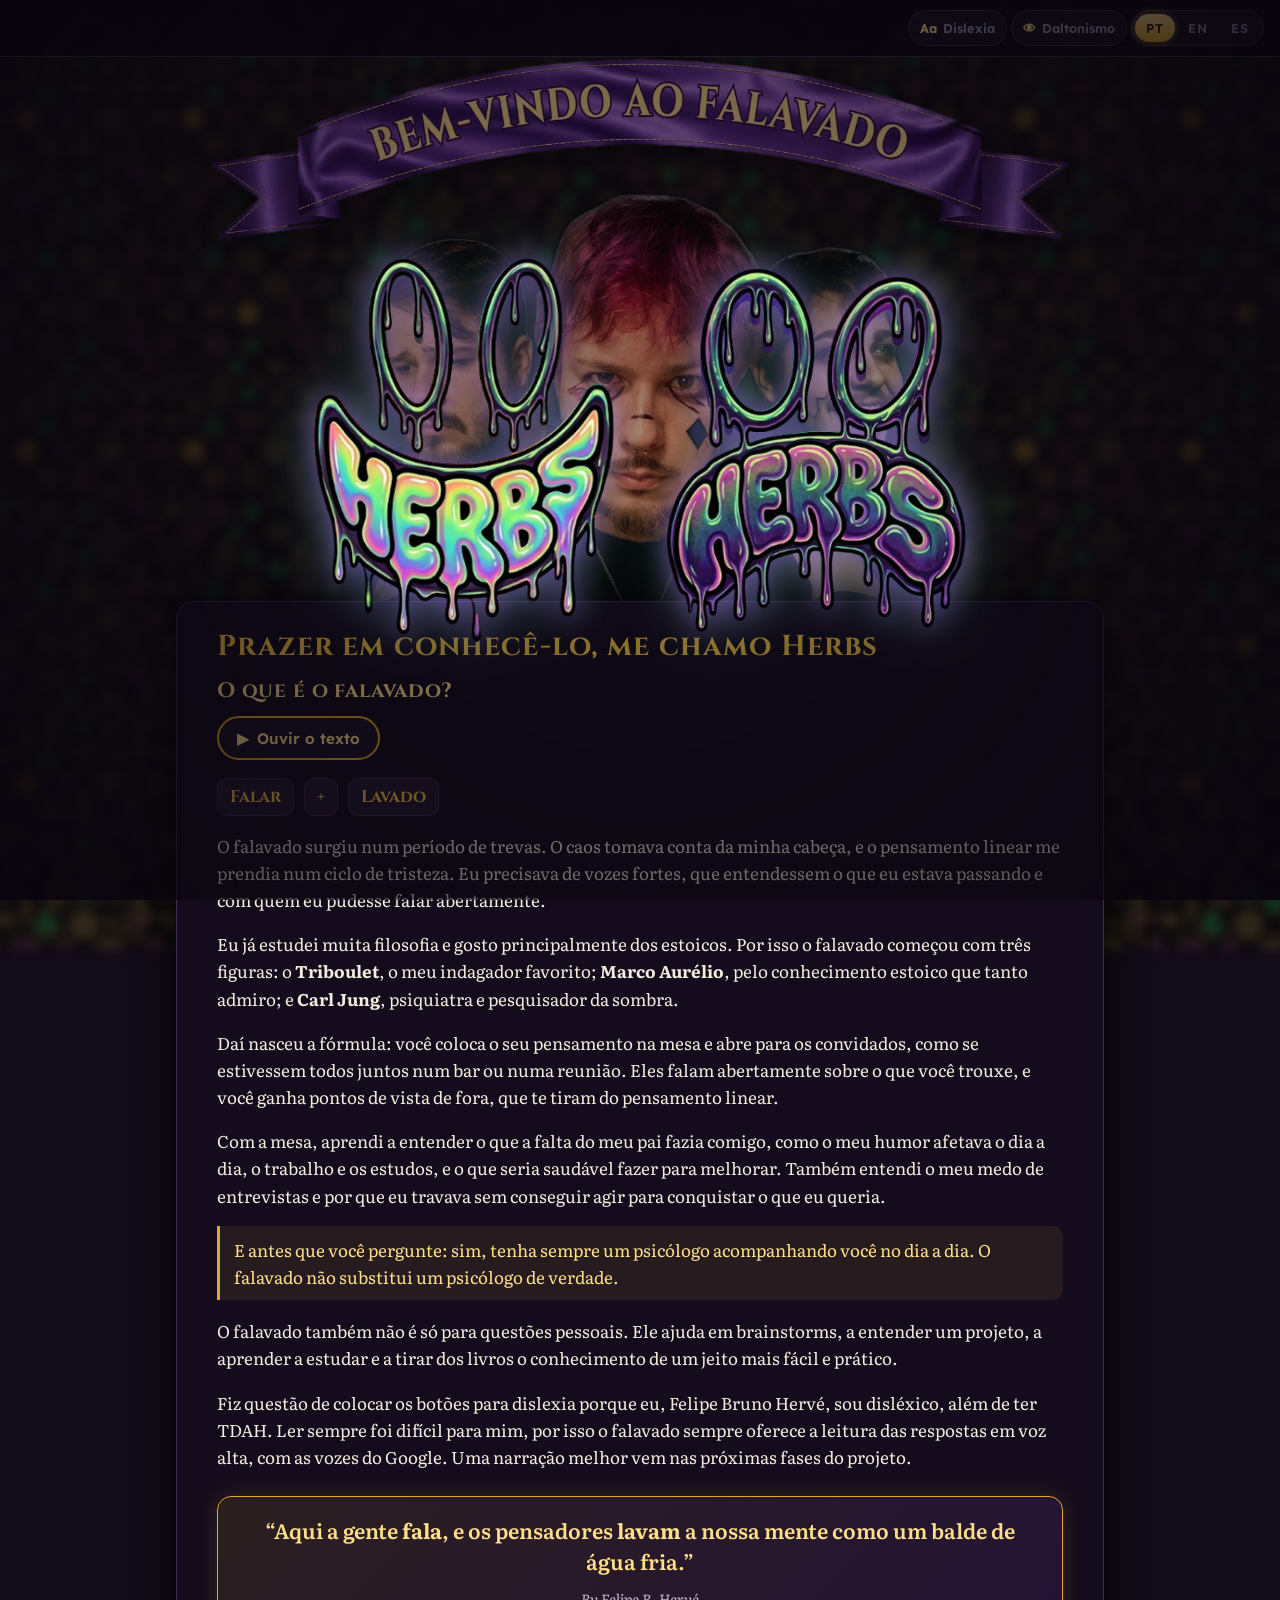
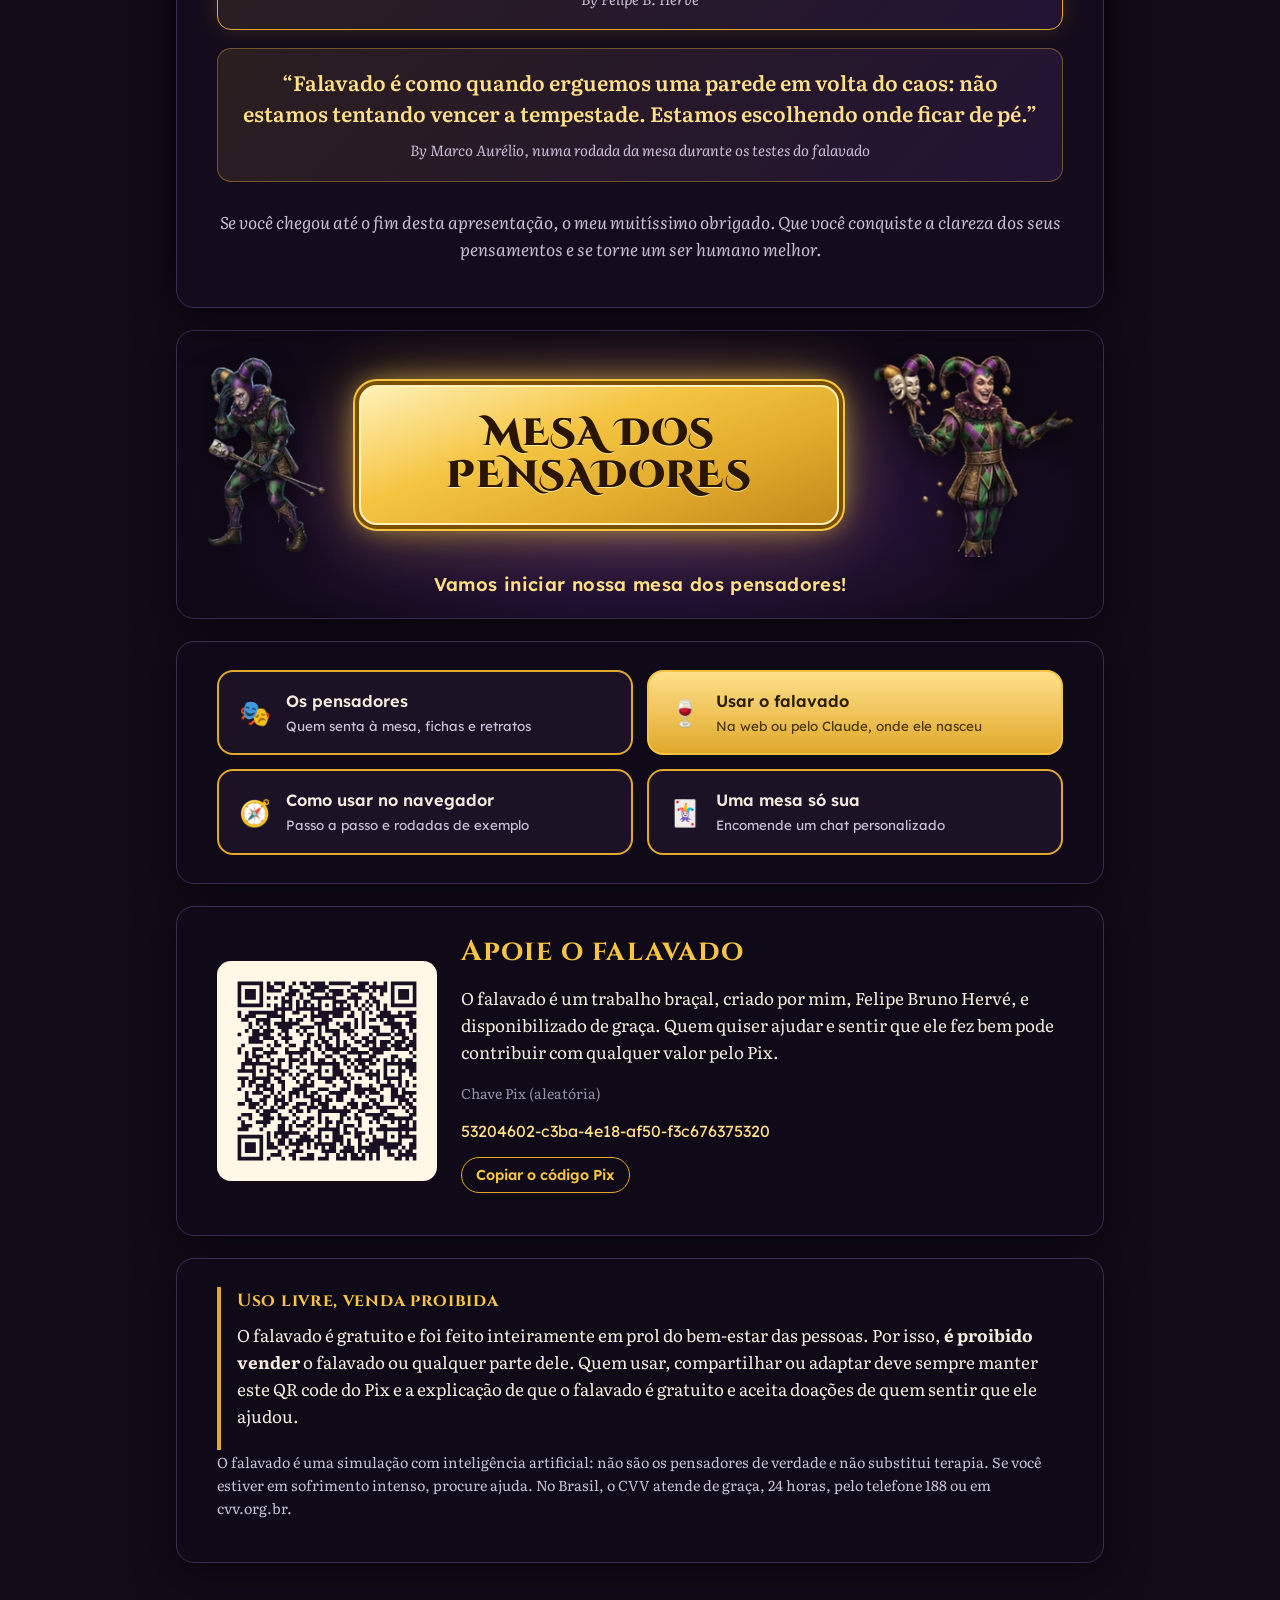
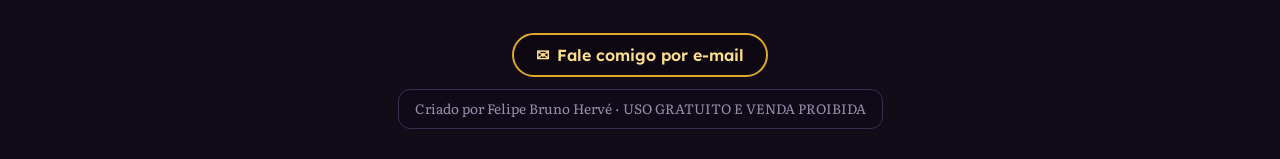
<file: index.html>
<!doctype html>
<html lang="pt-BR">
<head>
<meta charset="utf-8">
<meta name="viewport" content="width=device-width,initial-scale=1,viewport-fit=cover">
<link rel="preconnect" href="https://fonts.googleapis.com">
<link rel="stylesheet" href="https://fonts.googleapis.com/css2?family=Cinzel+Decorative:wght@700;900&family=Cinzel:wght@600;700&family=Literata:opsz,wght@7..72,400;7..72,600&family=Lexend:wght@400;500;600&display=swap">
<link rel="stylesheet" href="assets/site.css">
<script src="assets/acess.js"></script>
<link rel="icon" href="mesa/img/triboulet_pin.jpg">
<title>falavado</title>
<meta name="description" content="falavado: a mesa dos pensadores, servida pelo bufão Triboulet.">
</head>
<body class="brilho">
<div id="careta" hidden aria-hidden="true">
  <span class="cara ri"><img src="assets/careta-ri.png" alt="" width="380" height="420"></span>
  <span class="cara chora"><img src="assets/careta-chora.png" alt="" width="380" height="420"><i class="lagrima"></i><i class="lagrima b"></i><i class="lagrima c"></i></span>
</div>
<main class="wrap brilho" data-pagina="inicio">

  <!-- 1. faixa de boas-vindas: fita de cetim curvada -->
  <header class="faixa-box">
    <img class="faixa-img" src="assets/faixa.png" alt="Bem-vindo ao falavado" width="1400" height="294">
    <svg class="fita" viewBox="0 0 1000 300" role="img" aria-labelledby="fita-t">
      <defs>
        <linearGradient id="cetim" x1="0" y1="0" x2="0" y2="1">
          <stop offset="0" stop-color="#2c0c4a"/><stop offset=".22" stop-color="#7e3fc4"/><stop offset=".4" stop-color="#a46ae0"/>
          <stop offset=".55" stop-color="#6a2fa8"/><stop offset=".85" stop-color="#3e1468"/><stop offset="1" stop-color="#26093f"/>
        </linearGradient>
        <linearGradient id="cetim-ponta" x1="0" y1="0" x2="0" y2="1">
          <stop offset="0" stop-color="#3a1260"/><stop offset=".4" stop-color="#6a2fa8"/><stop offset="1" stop-color="#1e0733"/>
        </linearGradient>
        <linearGradient id="ouro-fita" x1="0" y1="0" x2="1" y2="0">
          <stop offset="0" stop-color="#a8751a"/><stop offset=".3" stop-color="#ffe08a"/><stop offset=".5" stop-color="#f5c542"/><stop offset=".72" stop-color="#fff1b8"/><stop offset="1" stop-color="#a8751a"/>
        </linearGradient>
        <!-- fios da seda: ruído fino e alongado no sentido da fita -->
        <filter id="seda" x="0" y="0" width="100%" height="100%">
          <feTurbulence type="fractalNoise" baseFrequency="0.004 0.9" numOctaves="2" seed="3" result="fio"/>
          <feColorMatrix in="fio" type="matrix" values="0 0 0 0 1  0 0 0 0 .92  0 0 0 0 1  0 0 0 1.3 -.55"/>
          <feComposite in2="SourceGraphic" operator="in"/>
        </filter>
        <linearGradient id="brilho-cetim" x1="0" y1="0" x2="1" y2="0" gradientUnits="userSpaceOnUse">
          <stop offset="0" stop-color="#fff" stop-opacity="0"/><stop offset=".45" stop-color="#fff" stop-opacity="0"/>
          <stop offset=".5" stop-color="#fff" stop-opacity=".55"/><stop offset=".55" stop-color="#fff" stop-opacity="0"/><stop offset="1" stop-color="#fff" stop-opacity="0"/>
          <animate attributeName="x1" values="-1;1.2" dur="6s" repeatCount="indefinite"/><animate attributeName="x2" values="0;2.2" dur="6s" repeatCount="indefinite"/>
        </linearGradient>
        <path id="arco-texto" d="M140 236 Q500 82 860 236"/>
      </defs>
      <!-- pontas em rabo de andorinha, atrás da fita -->
      <path d="M150 196 L22 214 L78 252 L30 294 L170 278 Z" fill="url(#cetim-ponta)" stroke="url(#ouro-fita)" stroke-width="4" stroke-linejoin="round"/>
      <path d="M850 196 L978 214 L922 252 L970 294 L830 278 Z" fill="url(#cetim-ponta)" stroke="url(#ouro-fita)" stroke-width="4" stroke-linejoin="round"/>
      <!-- dobras onde o pano vira -->
      <path d="M118 180 L170 278 L150 196 Z" fill="#14041f"/><path d="M882 180 L830 278 L850 196 Z" fill="#14041f"/>
      <!-- corpo da fita -->
      <path d="M118 180 Q500 22 882 180 L882 268 Q500 110 118 268 Z" fill="url(#cetim)"/>
      <path d="M118 180 Q500 22 882 180" fill="none" stroke="url(#ouro-fita)" stroke-width="6"/>
      <path d="M118 268 Q500 110 882 268" fill="none" stroke="url(#ouro-fita)" stroke-width="6"/>
      <path d="M118 192 Q500 36 882 192" fill="none" stroke="#ffe08a" stroke-opacity=".45" stroke-width="1.5" stroke-dasharray="7 6"/>
      <path d="M118 256 Q500 98 882 256" fill="none" stroke="#ffe08a" stroke-opacity=".45" stroke-width="1.5" stroke-dasharray="7 6"/>
      <!-- textura de seda e brilho de cetim correndo pela fita -->
      <path d="M118 180 Q500 22 882 180 L882 268 Q500 110 118 268 Z" fill="#fff" filter="url(#seda)" opacity=".28"/>
      <path d="M150 196 L22 214 L78 252 L30 294 L170 278 Z M850 196 L978 214 L922 252 L970 294 L830 278 Z" fill="#fff" filter="url(#seda)" opacity=".2"/>
      <path class="reflexo" d="M118 180 Q500 22 882 180 L882 268 Q500 110 118 268 Z" fill="url(#brilho-cetim)"/>
      <text class="fita-texto" text-anchor="middle"><textPath id="fita-t" href="#arco-texto" startOffset="50%" textLength="600" lengthAdjust="spacingAndGlyphs" data-t="welcome"></textPath></text>
    </svg>
  </header>

  <!-- 2. as três versões do Herbs, atrás do painel "por que criei" (o painel cobre a parte de baixo) -->
  <figure class="trio">
    <img class="trio-img" src="assets/herbs-trio.png" alt="" data-ta="alt:trip_alt" width="763" height="540" decoding="async">
  </figure>

  <!-- 3. por que criei o falavado -->
  <section class="painel porque">
    <h2 data-t="why_title"></h2>
    <h3 class="sub-porque" data-t="why_sub"></h3>
    <button type="button" class="ouvir" data-ler=".porque" aria-pressed="false"><span aria-hidden="true">▶</span> <span data-t="l_play"></span></button>
    <div class="etimo" data-th="why_name"></div>
    <p data-th="why_p1"></p>
    <p data-th="why_p2"></p>
    <p data-th="why_p3"></p>
    <p data-th="why_p4"></p>
    <p data-th="why_p5" class="aviso-psi"></p>
    <p data-th="why_p6"></p>
    <p data-th="why_p7"></p>
    <blockquote class="citacao autor"><p data-th="why_p8"></p><cite data-t="why_by8"></cite></blockquote>
    <blockquote class="citacao"><p data-t="why_q2"></p><cite data-t="why_by2"></cite></blockquote>
    <p data-th="why_p9" class="fecho"></p>
  </section>

  <!-- 4. iniciar a mesa -->
  <section class="painel palco-box">
    <div class="palco">
      <span class="bufao chorando" aria-hidden="true"><img src="assets/tri-chorando.png" alt="" width="220" height="300"></span>
      <a class="placa" href="mesa/index.html"><span class="titulo-mesa" data-t="mesa_title"></span></a>
      <span class="bufao rindo" aria-hidden="true"><img src="assets/tri-rindo.png" alt="" width="220" height="300"></span>
    </div>
    <p class="convite" data-t="tri_say"></p>
  </section>

  <!-- 5. botões -->
  <nav class="painel botoes" aria-label="falavado">
    <a class="btn" href="pensadores.html"><span class="ic" aria-hidden="true">🎭</span><span><span data-t="btn_pens"></span><small data-t="btn_pens_s"></small></span></a>
    <a class="btn ouro" href="usar.html"><span class="ic" aria-hidden="true">🍷</span><span><span data-t="btn_usar"></span><small data-t="btn_usar_s"></small></span></a>
    <a class="btn" href="navegador.html"><span class="ic" aria-hidden="true">🧭</span><span><span data-t="btn_nav"></span><small data-t="btn_nav_s"></small></span></a>
    <a class="btn" href="servico.html"><span class="ic" aria-hidden="true">🃏</span><span><span data-t="btn_serv"></span><small data-t="btn_serv_s"></small></span></a>
  </nav>

  <!-- 6. apoie -->
  <section class="painel"><div class="pix" id="pix"></div></section>

  <!-- 7. uso livre -->
  <section class="painel">
    <div class="licenca"><h3 data-t="lic_title"></h3><p data-th="lic_text"></p></div>
    <p class="cuidado" data-t="care"></p>
  </section>
</main>
<script src="assets/site.js"></script>
<script>
/* carinhas do Herbs: logo que a página abre, a que ri ri e a que chora chora; depois as duas são sugadas para dentro do site */
(function(){ var c=document.getElementById('careta'), foi=false;
  function limpa(){ c.hidden=true; c.className=''; [].forEach.call(c.querySelectorAll('.cara'),function(x){ x.classList.remove('estoura'); }); }
  function some(){ if(c.hidden) return; c.classList.add('sugar'); setTimeout(limpa,1100); }
  c.addEventListener('click',some);
  /* tocou numa carinha antes de ela sumir: só ela estoura e vira bolhas */
  function estourar(cara,e){ e.stopPropagation(); if(cara.classList.contains('estoura')||c.classList.contains('sugar')) return;
    var r=cara.getBoundingClientRect(), calmo=window.matchMedia&&matchMedia('(prefers-reduced-motion: reduce)').matches;
    for(var i=0;i<(calmo?0:18);i++){ var b=document.createElement('i'), sz=10+Math.random()*34; b.className='bolha'; b.style.width=b.style.height=sz+'px';
      b.style.left=(r.left+Math.random()*r.width-sz/2)+'px'; b.style.top=(r.top+r.height*.15+Math.random()*r.height*.7-sz/2)+'px';
      b.style.setProperty('--dx',(Math.random()*140-70)+'px'); b.style.setProperty('--dy',(-60-Math.random()*180)+'px'); b.style.animationDelay=(Math.random()*.25)+'s';
      document.body.appendChild(b); setTimeout(function(x){ return function(){ x.remove(); }; }(b),1900); }
    cara.classList.add('estoura');
    if(!c.querySelector('.cara:not(.estoura)')) setTimeout(limpa,350); }
  [].forEach.call(c.querySelectorAll('.cara'),function(cara){ cara.addEventListener('click',function(e){ estourar(cara,e); }); });
  window.addEventListener('load',function(){ setTimeout(function(){ if(foi) return; foi=true;
    var ims=c.querySelectorAll('img'), ok=Array.prototype.every.call(ims,function(i){ return i.complete&&i.naturalWidth; }); if(!ok) return;
    c.hidden=false; requestAnimationFrame(function(){ requestAnimationFrame(function(){ c.classList.add('on'); }); }); setTimeout(some,3600); },500); }); })();
</script>
</body>
</html>
</file>
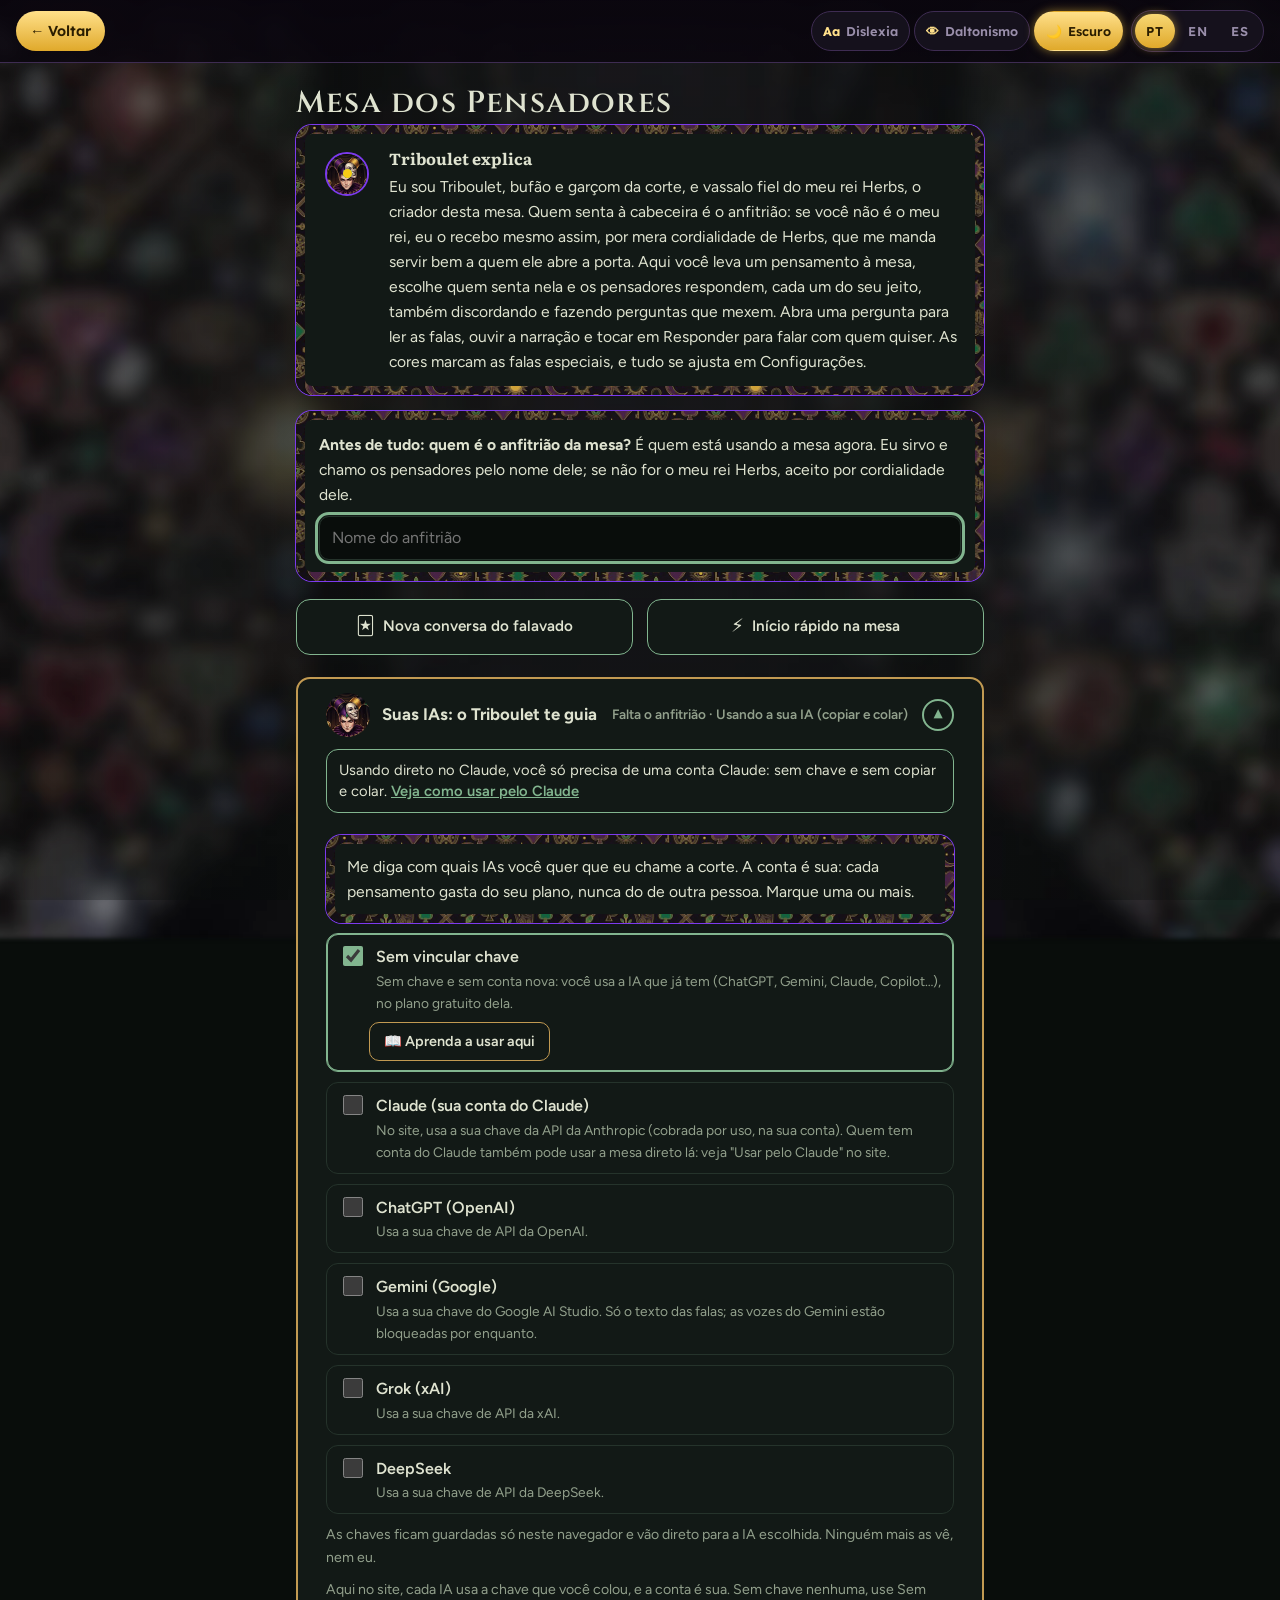
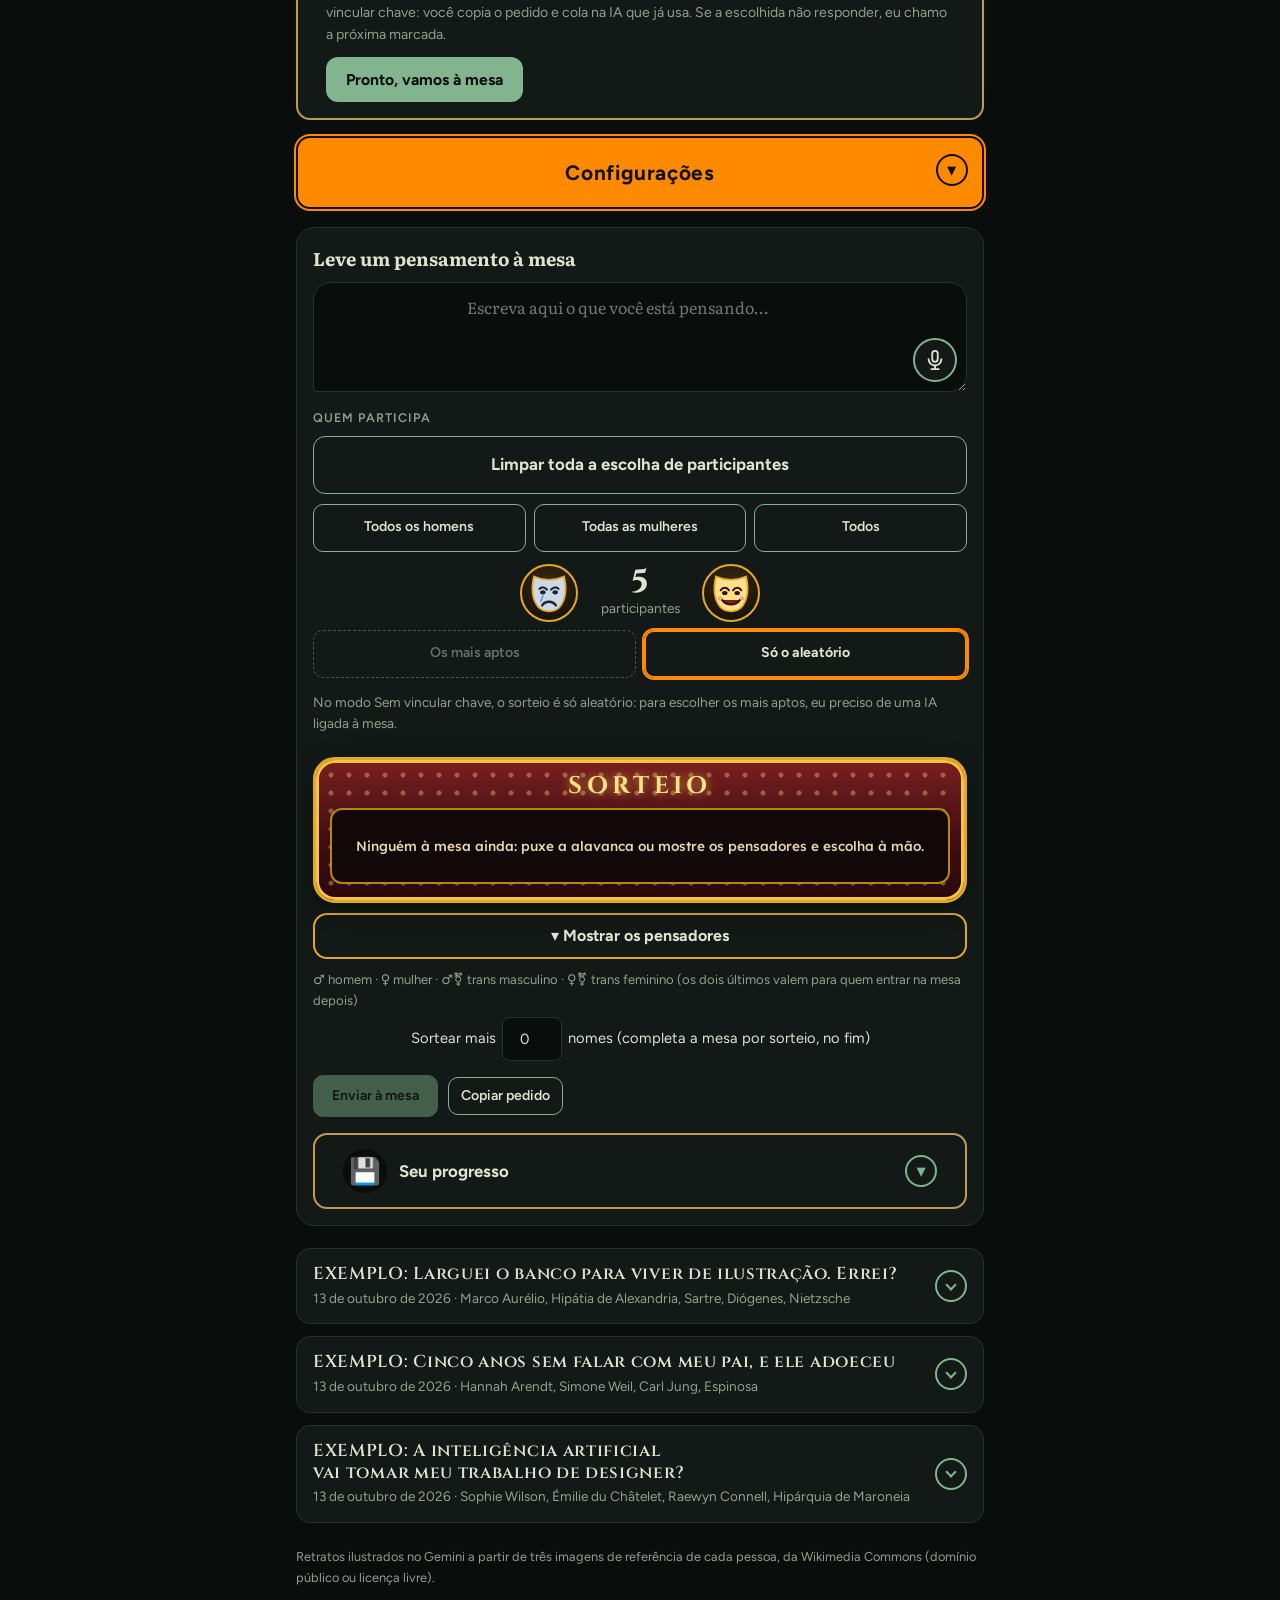
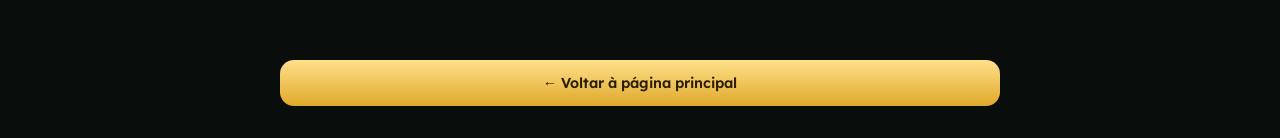
<file: mesa/index.html>
<!doctype html>
<html lang="pt-BR">
<head>
<meta charset="utf-8">
<meta name="viewport" content="width=device-width,initial-scale=1,viewport-fit=cover">
<link rel="icon" href="img/triboulet_pin.jpg">
<script src="data/es.js"></script>
<script src="../assets/mesa-web.js"></script>
<script src="../assets/acess.js"></script>
<title>Mesa dos Pensadores</title>
<link rel="preconnect" href="https://fonts.googleapis.com">
<link rel="stylesheet" href="https://fonts.googleapis.com/css2?family=Figtree:wght@400;500;600&family=Literata:opsz,wght@7..72,400;7..72,600&family=Lexend:wght@400;500;600&family=Cinzel:wght@600&display=swap">
<style>
/* Layout: uma coluna. Topo: balão do pensamento + escolha de participantes. Depois, um botão por rodada (a pergunta) que abre falas, áudios e vozes. Ao tocar um áudio, uma tela cheia mostra quem fala. Dados em data/*.json. */
:root{
  --bg:#e9efec; --surface:#f7faf8; --ink:#17292c; --muted:#5b6e70; --line:#cfdad6;
  --accent:#26766f; --accent-ink:#ffffff; --warm:#b8652a; --shadow:rgba(23,41,44,.18);
  --serif:"Literata",Georgia,"Times New Roman",serif; --sans:"Figtree",system-ui,-apple-system,"Segoe UI",sans-serif;
}
@media (prefers-color-scheme: dark){
  :root:not([data-theme="light"]){
    --bg:#0f1b1d; --surface:#172629; --ink:#e6efec; --muted:#93a8a8; --line:#28403f;
    --accent:#5fc2b6; --accent-ink:#0b1a19; --warm:#e29a62; --shadow:rgba(0,0,0,.5); color-scheme:dark;
  }
}
:root[data-theme="dark"]{
  --bg:#0f1b1d; --surface:#172629; --ink:#e6efec; --muted:#93a8a8; --line:#28403f;
  --accent:#5fc2b6; --accent-ink:#0b1a19; --warm:#e29a62; --shadow:rgba(0,0,0,.5); color-scheme:dark;
}
*,*::before,*::after{box-sizing:border-box}
body{background:var(--bg);color:var(--ink);font-family:var(--sans);font-size:16px;line-height:1.6}
.wrap{max-width:720px;margin:0 auto;padding-inline:16px;padding-block:20px 48px}
h1{font-family:var(--serif);font-weight:600;font-size:1.9rem;line-height:1.15;margin:0 0 4px;text-wrap:balance}
.sub{color:var(--muted);margin:0 0 12px;font-size:.95rem}
.pref{display:flex;align-items:center;gap:8px;margin:0 0 18px;font-size:.92rem}
.pref input{width:20px;height:20px;accent-color:var(--accent)}
.rod{margin-bottom:12px}
.pergunta{width:100%;display:flex;align-items:center;gap:12px;text-align:left;font:inherit;color:var(--ink);background:var(--surface);border:1px solid var(--line);border-radius:14px;padding:14px 16px;cursor:pointer}
.pergunta:hover{border-color:var(--accent)}
.pergunta:focus-visible,.thumb:focus-visible,.copy:focus-visible,summary:focus-visible,.chip:focus-visible,.atalhos button:focus-visible,.enviar:focus-visible,.copiar:focus-visible,.pedeaudio button:focus-visible,.recolher:focus-visible,.pctl button:focus-visible,.pfechar:focus-visible{outline:3px solid var(--accent);outline-offset:2px}
.pergunta .tx{flex:1;min-width:0}
.pergunta .num-rod{flex:none;min-width:34px;height:34px;padding:0 6px;display:inline-flex;align-items:center;justify-content:center;border-radius:999px;font-family:var(--serif);font-weight:700;font-size:1rem;color:#2a1d00;background:linear-gradient(#ffe08a,#e0a92b);box-shadow:0 0 0 2px rgba(245,197,66,.35)}
.pergunta.preso .num-rod{min-width:28px;height:28px;font-size:.9rem}
.pergunta b{display:block;font-family:var(--serif);font-weight:600;font-size:1.08rem;line-height:1.3;text-wrap:balance}
.pergunta small{display:block;color:var(--muted);font-size:.85rem;margin-top:2px}
.pergunta .seta{flex:none;position:relative;width:32px;height:32px;border:2px solid var(--accent);border-radius:50%;transition:transform .18s}
.pergunta .seta::before{content:"";position:absolute;left:50%;top:44%;width:8px;height:8px;border-right:2px solid var(--accent);border-bottom:2px solid var(--accent);transform:translate(-50%,-50%) rotate(45deg)}
.pergunta[aria-expanded="true"] .seta{transform:rotate(180deg)}
.pergunta[aria-expanded="true"] .seta::before{border-color:#f5c542}
.pergunta[aria-expanded="true"]{border:2px solid #f5c542;box-shadow:0 0 0 2px rgba(245,197,66,.35),0 0 18px 4px rgba(245,197,66,.45)}
.pergunta[aria-expanded="true"] .seta{border-color:#f5c542}
.pergunta[aria-expanded="true"]+.painel{border-left-color:#f5c542}
/* pergunta aberta: o balão desce junto com a rolagem, até o fim da própria rodada (a próxima conversa é o limite), e um toque nele fecha */
.pergunta[aria-expanded="true"]{position:sticky;top:calc(64px + env(safe-area-inset-top,0px));z-index:6;scroll-margin-top:calc(72px + env(safe-area-inset-top,0px))}
.pergunta[aria-expanded="true"]+.painel .voltar{position:static}
/* enquanto desce junto, o balão encolhe para uma linha só, com "…" no fim, para não tapar a leitura no celular */
.pergunta.preso{padding-top:9px;padding-bottom:9px}
.pergunta.preso b{white-space:nowrap;overflow:hidden;text-overflow:ellipsis;font-size:1rem}
.pergunta.preso small{display:none}
.painel{margin:6px 0 0 14px;padding:10px 0 4px 16px;border-left:3px solid var(--line)}
.minha{margin:0 0 26px;padding:2px 0 0;border:0;background:none}
.minha h3{font-size:.78rem;letter-spacing:.08em;text-transform:uppercase;color:var(--muted);margin:0 0 4px;font-weight:600}
.minha p{margin:0;font-family:var(--serif);font-size:1rem;font-style:italic;overflow-wrap:anywhere}
.final{background:var(--surface);border:1px solid var(--line);border-radius:14px;padding:12px 16px;margin-bottom:12px}
.final h3{font-size:.78rem;letter-spacing:.08em;text-transform:uppercase;color:var(--muted);margin:0 0 6px;font-weight:600}
.final p{margin:0 0 8px;font-size:.92rem}
audio{width:100%;height:40px;accent-color:var(--accent)}
.fala{display:flow-root;background:var(--surface);border:1px solid var(--line);border-radius:14px;padding:14px 16px;margin-bottom:10px}
.fala.ativa{border-color:var(--accent);box-shadow:0 0 0 3px var(--accent)}
.thumb{float:left;width:96px;height:96px;margin:0 14px 6px 0;padding:0;border:1px solid var(--line);border-radius:12px;overflow:hidden;background:var(--bg);cursor:zoom-in}
.thumb img{display:block;width:100%;height:100%;object-fit:cover}
.chapeu{float:left;width:96px;height:96px;margin:0 14px 6px 0;border-radius:12px;border:1px solid var(--line);background:var(--bg);display:flex;align-items:center;justify-content:center}
.quem{font-weight:600;font-size:.95rem;margin:0 0 2px}
.quem small{font-weight:400;color:var(--muted);margin-left:6px}
.tri .quem{color:var(--warm)}
.texto{font-family:var(--serif);font-size:1.02rem;margin:0}
.player{clear:both;padding-top:10px}
.vozinfo{clear:both;color:var(--muted);font-size:.8rem;margin:6px 0 0}
.sem{clear:both;color:var(--muted);font-size:.88rem;margin:10px 0 0}
details{background:var(--surface);border:1px solid var(--line);border-radius:12px;margin:12px 0 6px;padding:2px 14px}
summary{cursor:pointer;font-weight:600;padding:10px 0}
details .intro{color:var(--muted);font-size:.9rem;margin:0 0 8px}
.cfg{border-top:1px solid var(--line);padding:10px 0}
.cfg h4{margin:0 0 2px;font-size:.95rem}
.cfg .voz{color:var(--muted);font-size:.85rem;margin:0 0 6px}
.cfg p.est{margin:0 0 8px;font-size:.9rem;overflow-wrap:anywhere}
.copy{font:inherit;font-size:.82rem;font-weight:600;background:var(--accent);color:var(--accent-ink);border:0;border-radius:8px;padding:5px 11px;cursor:pointer}
.recolher{display:block;margin:14px auto 6px;font:inherit;font-weight:600;font-size:.92rem;color:var(--ink);background:transparent;border:1px solid var(--accent);border-radius:10px;padding:8px 18px;cursor:pointer}
.recolher:hover{background:var(--surface)}
.vazio{color:var(--muted)}
.pedeaudio{margin:12px 0 4px;padding:10px 12px;border:1px dashed var(--line);border-radius:12px;font-size:.88rem;color:var(--muted)}
.pedeaudio button{font:inherit;font-size:.88rem;font-weight:600;color:var(--ink);background:transparent;border:1px solid var(--accent);border-radius:10px;padding:7px 12px;cursor:pointer;margin:0 8px 6px 0}
/* balão e participantes */
.novo{background:var(--surface);border:1px solid var(--line);border-radius:18px;padding:16px;margin-bottom:22px;overflow:hidden}
.novo h2{font-family:var(--serif);font-size:1.15rem;margin:0 0 8px}
.balao textarea{display:block;width:100%;max-width:100%;min-height:110px;resize:vertical;font:inherit;font-family:var(--serif);font-size:1rem;color:var(--ink);background:var(--bg);border:1px solid var(--line);border-radius:18px 18px 18px 4px;padding:12px 14px}
.balao textarea:focus-visible{outline:3px solid var(--accent);outline-offset:1px}
.novo h3{font-size:.78rem;letter-spacing:.08em;text-transform:uppercase;color:var(--muted);margin:16px 0 8px;font-weight:600}
.atalhos{display:flex;flex-wrap:wrap;gap:8px;margin-bottom:10px}
.atalhos button,.enviar,.copiar{font:inherit;font-size:.88rem;font-weight:600;border-radius:10px;padding:7px 12px;cursor:pointer;border:1px solid var(--accent);background:transparent;color:var(--ink)}
.atalhos button:hover,.copiar:hover{background:var(--bg)}
.chips{display:grid;grid-template-columns:1fr;gap:8px}
@media (min-width:640px){.chips{grid-template-columns:1fr 1fr}}
/* lista de pensadores recolhível: recolhida, os escolhidos aparecem na tela do sorteio */
.pens-toggle{display:block;width:100%;margin:10px 0;min-height:44px;font:inherit;font-weight:700;color:var(--ink);background:var(--surface);border:2px solid #e0a92b;border-radius:14px;padding:8px 14px;cursor:pointer}
.pens-toggle[aria-expanded="true"] .pt-fe,.pens-toggle[aria-expanded="false"] .pt-ab{display:none}
.chips.recolhido{display:none}
.chip.salta{animation:salta .3s ease-out;border-color:#f5c542;box-shadow:0 0 0 2px rgba(245,197,66,.5)}
@keyframes salta{0%{transform:translateY(0)}40%{transform:translateY(-10px) scale(1.03)}100%{transform:translateY(0)}}
@media (prefers-reduced-motion:reduce){.chip.salta{animation:none}}
.rolos .vazio-rolo{align-self:center;color:#e8d9b0;font:500 .85rem/1.35 "Lexend",sans-serif;padding:4px 8px;text-align:center}
.chip{display:flex;align-items:center;gap:12px;text-align:left;font:inherit;font-size:.95rem;color:var(--ink);background:var(--bg);border:1.5px solid var(--line);border-radius:14px;padding:8px 12px 8px 8px;cursor:pointer;min-width:0;width:100%}
.chip[aria-pressed="true"]{border-color:var(--accent);background:var(--surface);box-shadow:0 0 0 2px var(--accent) inset}
.chips.todos .chip[aria-pressed="true"]:not(.tri){border-color:#f5c542;animation:brilhoTodos 1.4s ease-in-out infinite alternate}
@keyframes brilhoTodos{from{box-shadow:0 0 0 2px #f5c542 inset,0 0 6px rgba(245,197,66,.35)}to{box-shadow:0 0 0 2px #ffe08a inset,0 0 18px rgba(245,197,66,.85)}}
@media (prefers-reduced-motion:reduce){.chips.todos .chip[aria-pressed="true"]:not(.tri){animation:none;box-shadow:0 0 0 2px #ffe08a inset,0 0 14px rgba(245,197,66,.7)}}
.chip .pin{flex:none;width:60px;height:60px;border-radius:50%;overflow:hidden;background:var(--line)}
.chip .pin img{width:100%;height:100%;object-fit:cover;display:block}
.chip .info{flex:1;min-width:0}
.chip .nm{display:block;font-weight:600;line-height:1.2;overflow-wrap:anywhere}
.chip .sb{display:block;font-size:.8rem;color:var(--muted);line-height:1.3;margin-top:2px}
.chip .sx{flex:none;font-size:1.3rem;font-weight:600;color:var(--accent)}
.linha{display:flex;flex-wrap:wrap;gap:14px;align-items:center;margin-top:12px;font-size:.92rem}
.linha label{display:flex;align-items:center;gap:6px}
.linha input[type=number]{width:60px;font:inherit;padding:4px 6px;border:1px solid var(--line);border-radius:8px;background:var(--bg);color:var(--ink)}
.linha input[type=checkbox]{width:20px;height:20px;accent-color:var(--accent)}
.acoes{display:flex;flex-wrap:wrap;gap:10px;margin-top:14px;align-items:center}
.enviar{background:var(--accent);color:var(--accent-ink);padding:9px 18px}
.enviar[disabled]{opacity:.45;cursor:not-allowed}
.aviso{color:var(--muted);font-size:.88rem;margin:10px 0 0}
.pedidos{margin-top:14px;border-top:1px solid var(--line);padding-top:10px;font-size:.88rem;color:var(--muted)}
.pedidos p{margin:0 0 4px}
.legenda{color:var(--muted);font-size:.82rem;margin:8px 0 0}
/* tela cheia da fala */
.palco{position:fixed;inset:0;z-index:70;background:var(--bg);display:flex;flex-direction:column;gap:12px;padding:calc(14px + env(safe-area-inset-top,0px)) 18px calc(14px + env(safe-area-inset-bottom,0px))}
.palco[hidden]{display:none}
.ptopo{display:flex;align-items:center;gap:14px;padding-right:44px}
.ppin{flex:none;width:92px;height:92px;border-radius:16px;overflow:hidden;background:var(--surface);border:1px solid var(--line);display:flex;align-items:center;justify-content:center}
.ppin img{width:100%;height:100%;object-fit:cover;display:block}
.pnome{font-family:var(--serif);font-weight:600;font-size:1.3rem;line-height:1.2;margin:0}
.ppapel{color:var(--muted);font-size:.9rem;margin:2px 0 0}
.ptexto{flex:1;min-height:0;overflow:auto;font-family:var(--serif);font-size:clamp(1.25rem,5.4vw,1.7rem);line-height:1.55;padding:6px 2px;overflow-wrap:anywhere}
.pvoz{margin:0;color:var(--muted);font-size:.82rem}
.pctl{display:grid;grid-template-columns:repeat(4,1fr);gap:10px}
@media (max-width:480px){.pctl{grid-template-columns:1fr 1fr;gap:8px}.pctl button{min-height:46px}}
.pctl button{font:inherit;font-weight:600;font-size:1rem;min-height:52px;color:var(--ink);background:var(--surface);border:1.5px solid var(--accent);border-radius:14px;padding:6px 8px;cursor:pointer}
.pfechar{position:absolute;top:calc(10px + env(safe-area-inset-top,0px));right:12px;width:44px;height:44px;border-radius:50%;border:1px solid var(--line);background:var(--surface);color:var(--ink);font-size:1.3rem;cursor:pointer}
/* janelinha minimizada */
.mini{position:fixed;left:12px;right:12px;bottom:calc(10px + env(safe-area-inset-bottom,0px));z-index:40;max-width:560px;margin:0 auto;border:0;padding:3px;border-radius:20px;overflow:hidden;background:#1b0f2e;box-shadow:0 0 18px rgba(168,85,247,.55),0 0 28px rgba(34,197,94,.35);font:inherit;text-align:left}
.mini[hidden]{display:none}
.mini::before{content:"";position:absolute;left:50%;top:50%;width:260%;aspect-ratio:1;translate:-50% -50%;background:conic-gradient(#a855f7,#3b0764,#22c55e,#3b0764,#a855f7);animation:minigira 2.4s linear infinite}
.mini.pausada::before{animation-play-state:paused;opacity:.55}
.minidentro{position:relative;display:flex;align-items:stretch;gap:6px;background:var(--bg);border-radius:17px;padding:6px}
.miniabrir{flex:1;min-width:0;display:flex;align-items:center;gap:12px;border:0;background:none;font:inherit;text-align:left;color:var(--ink);padding:2px 6px;border-radius:12px;cursor:pointer;min-height:52px}
.miniparar{flex:none;font:inherit;font-weight:700;color:var(--ink);background:var(--surface);border:1.5px solid var(--accent);border-radius:12px;padding:6px 14px;min-height:52px;cursor:pointer}
.miniabrir:focus-visible,.miniparar:focus-visible{outline:2px solid var(--accent);outline-offset:2px}
.minipin{flex:none;width:48px;height:48px;border-radius:12px;overflow:hidden;background:var(--surface);display:flex;align-items:center;justify-content:center;font-weight:700}
.minipin img{width:100%;height:100%;object-fit:cover;display:block}
.mininome{flex:1;min-width:0;font-family:var(--serif);font-weight:600;font-size:1.05rem;color:var(--ink);white-space:nowrap;overflow:hidden;text-overflow:ellipsis}
.mininome small{display:block;font-family:inherit;font-weight:400;font-size:.78rem;color:var(--muted)}
.minibar{flex:none;color:var(--muted);font-size:.8rem}
@keyframes minigira{to{transform:rotate(360deg)}}
@media (prefers-reduced-motion:reduce){.mini::before{animation:none}}
/* respostas especiais */
.fala[class*="esp-"]{border-left:6px solid var(--tom)}
.fala[class*="esp-"] .quem small{color:var(--tom);font-weight:600}
.esp-disc{--tom:#c0392b;background:repeating-linear-gradient(135deg,color-mix(in srgb,var(--tom) 17%,transparent) 0 7px,transparent 7px 14px),color-mix(in srgb,var(--surface) 86%,var(--tom))}
.esp-dor{--tom:#9b59b6;background:url(img/olhos.png) 0 0/192px 192px,linear-gradient(160deg,color-mix(in srgb,var(--surface) 74%,var(--tom)),color-mix(in srgb,var(--surface) 92%,#000));image-rendering:pixelated}
.esp-ind{--tom:#2d7dd2;background:linear-gradient(color-mix(in srgb,var(--tom) 20%,transparent) 1px,transparent 1px) 0 0/16px 16px,linear-gradient(90deg,color-mix(in srgb,var(--tom) 20%,transparent) 1px,transparent 1px) 0 0/16px 16px,color-mix(in srgb,var(--surface) 88%,var(--tom))}
.esp-fora{--tom:#1e9e6a;background:repeating-linear-gradient(60deg,color-mix(in srgb,var(--tom) 22%,transparent) 0 10px,transparent 10px 20px),color-mix(in srgb,var(--surface) 86%,var(--tom))}
.esp-bonus{--tom:#d4a017;background:radial-gradient(color-mix(in srgb,var(--tom) 45%,transparent) 2px,transparent 2.6px) 0 0/18px 18px,radial-gradient(color-mix(in srgb,var(--tom) 30%,transparent) 1.4px,transparent 2px) 9px 9px/18px 18px,color-mix(in srgb,var(--surface) 86%,var(--tom))}
.esp-bufao{--tom:#7c3aed;background:linear-gradient(color-mix(in srgb,var(--surface) 42%,transparent),color-mix(in srgb,var(--surface) 42%,transparent)),url(img/fundo_tri.jpg) 0 0/240px 240px,#12081c}
.cores{display:flex;flex-wrap:wrap;gap:6px;margin:0 0 14px;font-size:.78rem}
.cores span{padding:2px 9px;border-radius:999px;border:1px solid var(--line);border-left-width:5px}
/* responder ao convidado */
.respostabtn{clear:both;margin-top:10px;font:inherit;font-size:.85rem;font-weight:600;color:var(--ink);background:transparent;border:1px solid var(--accent);border-radius:10px;padding:5px 12px;cursor:pointer}
.respform{clear:both;margin-top:8px;display:flex;flex-direction:column;gap:6px}
.respform textarea{font:inherit;width:100%;min-height:70px;resize:vertical;border:1px solid var(--line);border-radius:10px;padding:8px 10px;background:var(--bg);color:var(--ink)}
.respform .lin{display:flex;gap:8px;align-items:center;flex-wrap:wrap}
.respform button{font:inherit;font-size:.85rem;font-weight:600;border-radius:10px;padding:6px 12px;cursor:pointer;border:1px solid var(--accent);background:transparent;color:var(--ink)}
.respform button.ok{background:var(--accent);color:var(--accent-ink)}
.fio{clear:both}
.fio .tr{margin-top:8px;padding:8px 12px;border-left:3px solid var(--accent);background:color-mix(in srgb,var(--bg) 70%,transparent);border-radius:0 10px 10px 0;font-size:.95rem}
.fio .tr b{display:block;font-size:.78rem;letter-spacing:.04em;color:var(--muted);text-transform:uppercase;margin-bottom:2px}
.fio .tr p{margin:0;font-family:var(--serif);overflow-wrap:anywhere}
.ouvir{margin:0 0 12px;font:inherit;font-weight:600;border:1px solid var(--accent);background:transparent;color:var(--ink);border-radius:10px;padding:7px 14px;cursor:pointer}
.espera button{font:inherit;font-size:.8rem;font-weight:600;border:1px solid var(--accent);background:transparent;color:var(--ink);border-radius:8px;padding:3px 10px;cursor:pointer;margin-left:6px}
/* configurações */
.config{margin:0 0 16px;padding:2px 14px}
.config fieldset{border:0;margin:0 0 10px;padding:0;display:flex;flex-direction:column;gap:6px}
.config legend{font-size:.78rem;letter-spacing:.08em;text-transform:uppercase;color:var(--muted);font-weight:600;padding:0 0 4px}
.config label{display:flex;align-items:flex-start;gap:8px;font-size:.95rem}
.config input{width:20px;height:20px;accent-color:var(--accent);flex:none;margin-top:2px}
.config .nota{margin:0;color:var(--muted);font-size:.82rem}
/* letras para disléxicos */
:root[data-disl="1"]:not(.dislexia){--serif:"Lexend",Verdana,"Segoe UI",sans-serif;--sans:"Lexend",Verdana,"Segoe UI",sans-serif}
:root[data-disl="1"]:not(.dislexia) body{letter-spacing:.04em;word-spacing:.16em;line-height:1.85}
:root[data-disl="1"]:not(.dislexia) .texto,:root[data-disl="1"]:not(.dislexia) .ptexto,:root[data-disl="1"]:not(.dislexia) .tr p,:root[data-disl="1"]:not(.dislexia) .minha p{letter-spacing:.05em;word-spacing:.2em;line-height:1.95;font-style:normal}
:root[data-disl="1"] .ptexto{font-size:clamp(1.15rem,5vw,1.5rem)}
/* estilo lovecraftiano (cores e filtro; as ilustrações próprias vêm depois) */
:root[data-estilo="lovecraft"]:not([data-x]){--bg:#090d0b;--surface:#121916;--ink:#dfe3d0;--muted:#92a08c;--line:#25332b;--accent:#82b58f;--accent-ink:#08100b;--warm:#c29a52;--shadow:rgba(0,0,0,.7);color-scheme:dark}
/* fundo: o corredor de joias do Herbs, o mesmo nos dois modos (pedido de Herbs, 2026-10-14); o modo claro só suaviza balões, botões e troca os retratos */
body{background:var(--bg)}
body::before{content:"";position:fixed;inset:-24px;z-index:-1;pointer-events:none;background:url(img/lc/fundo_mesa.jpg) center/cover no-repeat;filter:blur(2px) brightness(1.15) saturate(1.1);transform:scale(1.03)}
body::after{content:"";position:fixed;inset:0;z-index:-1;pointer-events:none;background:linear-gradient(90deg,rgba(9,13,11,.15),rgba(9,13,11,.62) 30%,rgba(9,13,11,.62) 70%,rgba(9,13,11,.15))}
/* modo claro: as mesmas cores escuras, um pouco mais claras nos balões e botões */
:root:not([data-estilo="lovecraft"]):not([data-x]){--bg:#0f1b1d;--surface:#22302f;--ink:#eef3ef;--muted:#a9bab6;--line:#3a5250;--accent:#6fcfc2;--accent-ink:#0b1a19;--warm:#e6a46c;--shadow:rgba(0,0,0,.5);color-scheme:dark}
:root[data-estilo="lovecraft"] h1,:root[data-estilo="lovecraft"] .pergunta b,:root[data-estilo="lovecraft"] .pnome{font-family:"Cinzel",Georgia,serif;letter-spacing:.04em}
:root[data-estilo="lovecraft"][data-disl="1"] h1,:root[data-estilo="lovecraft"][data-disl="1"] .pergunta b,:root[data-estilo="lovecraft"][data-disl="1"] .pnome{font-family:var(--serif)}
/* suas IAs: guia do Triboulet (as contas são de quem usa) */
.contas{margin:0 0 16px;border:2px solid var(--warm);border-radius:14px;background:var(--surface)}
.contas>summary{list-style:none;cursor:pointer;display:flex;align-items:center;flex-wrap:wrap;gap:12px;padding:12px 14px;font-weight:700;font-size:1.05rem}
.contas>summary::-webkit-details-marker{display:none}
.contas>summary img{width:44px;height:44px;border-radius:50%;flex:none;object-fit:cover}
.contas>summary .estado{margin-left:auto;min-width:0;overflow-wrap:anywhere;font-weight:600;font-size:.85rem;color:var(--muted);text-align:right}
.contas>summary:focus-visible{outline:3px solid var(--accent);outline-offset:2px}
.contas .corpo{padding:0 14px 14px;display:flex;flex-direction:column;gap:10px}
.anf{display:flex;flex-direction:column;gap:8px;margin:0 0 16px;padding:12px 14px;border:2px solid var(--warm);border-radius:14px;background:var(--surface)}
.anf label{font-size:.98rem}
.anf input{font:inherit;font-size:1rem;min-height:44px;padding:8px 12px;border:1px solid var(--line);border-radius:10px;background:var(--bg);color:var(--ink);width:100%}
.anf input:focus-visible{outline:3px solid var(--accent);outline-offset:1px}
.anf-ok{margin:0;color:var(--muted);font-size:.86rem}
.anf-ok:empty{display:none}
.contas .fala-tri{margin:0;font-size:.98rem}
.contas .passo{margin:0;color:var(--muted);font-size:.88rem}
.ia{border:1px solid var(--line);border-radius:12px;padding:10px 12px;display:flex;flex-direction:column;gap:8px}
.ia[data-on="1"]{border-color:var(--accent);box-shadow:0 0 0 1px var(--accent) inset}
.ia>label{display:flex;align-items:flex-start;gap:10px;font-weight:600;cursor:pointer}
.ia>label small{display:block;font-weight:400;color:var(--muted);font-size:.86rem}
.ia input[type=checkbox],.contas input[type=radio]{width:20px;height:20px;accent-color:var(--accent);flex:none;margin-top:2px}
.ia .chave{display:flex;flex-direction:column;gap:6px;padding-left:30px}
.ia .chave label{font-size:.88rem;color:var(--muted)}
.ia .chave input{font:inherit;font-size:.95rem;width:100%;min-width:0;padding:8px 10px;border-radius:10px;border:1px solid var(--line);background:var(--bg);color:var(--ink)}
.ia .chave input:focus-visible{outline:3px solid var(--accent);outline-offset:1px}
.ia .chave a{color:var(--accent);font-size:.88rem;font-weight:600}
.ia .chave .lin{display:flex;flex-wrap:wrap;gap:8px;align-items:center}
.ia .aprenda,.cc button{font:inherit;font-size:.9rem;font-weight:600;border-radius:10px;padding:7px 14px;cursor:pointer;border:1px solid var(--accent);background:transparent;color:var(--ink)}
.ia .aprenda{align-self:flex-start;margin-left:30px;border-color:var(--warm)}
.manual-guia{margin:0 0 0 30px;padding:10px 12px 10px 30px;border:1px dashed var(--warm);border-radius:10px;font-size:.92rem;display:flex;flex-direction:column;gap:6px}
.manual-guia[hidden]{display:none}
.cc{position:fixed;inset:0;z-index:80;background:rgba(5,8,10,.84);display:flex;justify-content:center;align-items:flex-start;overflow:auto;padding:max(16px,env(safe-area-inset-top)) 16px 16px}
.cc[hidden]{display:none}
.cc-caixa{width:100%;max-width:640px;margin:auto 0;background:var(--surface);color:var(--ink);border:2px solid var(--warm);border-radius:14px;padding:16px;display:flex;flex-direction:column;gap:10px}
.cc-caixa h3{margin:0;font-size:1.15rem}
.cc-caixa p{margin:0}
.cc-caixa a{color:var(--accent);font-weight:600}
.cc-caixa textarea{font:inherit;font-size:.9rem;width:100%;min-width:0;box-sizing:border-box;padding:8px 10px;border-radius:10px;border:1px solid var(--line);background:var(--bg);color:var(--ink);resize:vertical}
.cc-caixa textarea:focus-visible,.cc button:focus-visible{outline:3px solid var(--accent);outline-offset:1px}
.cc .lin{display:flex;flex-wrap:wrap;gap:8px;align-items:center}
.cc button.forte{background:var(--accent);color:var(--accent-ink);border-color:var(--accent)}
.cc .cc-msg{color:var(--warm);font-size:.9rem;min-height:1em}
.cc .cc-ok{font-size:.9rem;color:var(--muted)}
.cc .cc-ok:empty{display:none}
.cc .cc-links{font-size:.9rem}
.ia .chave button{font:inherit;font-size:.85rem;font-weight:600;border-radius:10px;padding:5px 12px;cursor:pointer;border:1px solid var(--accent);background:transparent;color:var(--ink)}
.ia .chave .ok{color:var(--muted);font-size:.85rem}
.principal{border:0;margin:0;padding:0;display:flex;flex-direction:column;gap:6px}
.principal legend{font-size:.78rem;letter-spacing:.08em;text-transform:uppercase;color:var(--muted);font-weight:600;padding:0 0 4px}
.principal label{display:flex;align-items:flex-start;gap:8px;font-size:.95rem}
.ia .chave[hidden],.principal[hidden]{display:none}
.contas .pronto{align-self:flex-start;font:inherit;font-weight:700;font-size:.98rem;border-radius:12px;padding:10px 20px;cursor:pointer;border:0;background:var(--accent);color:var(--accent-ink)}
.contas .pronto:focus-visible{outline:3px solid var(--warm);outline-offset:2px}
/* vozes do Gemini bloqueadas por enquanto */
.config label.bloq{opacity:.62;cursor:not-allowed}
.config .bloqnota{margin:-2px 0 0 28px;padding:8px 10px;border-left:3px solid var(--warm);background:var(--bg);border-radius:0 10px 10px 0;font-size:.86rem;color:var(--ink)}
/* voz: aparelho (grátis) ou Gemini */
/* os dois jeitos de ouvir ficam sempre; o padrão das Configurações fica em dourado */
.ouvir-par{display:flex;flex-wrap:wrap;gap:8px;margin:0 0 12px}
.ouvir-par .ouvir{margin:0}
:root:not([data-voz="danielmaria"]) .ouvir[data-modo="aparelho"],:root[data-voz="danielmaria"] .ouvir[data-modo="danielmaria"]{border:2px solid #f5c542;box-shadow:0 0 10px rgba(245,197,66,.35)}
.ouvir-fala{display:inline-block;margin:2px 8px 8px 0;font:inherit;font-size:.86rem;font-weight:600;color:var(--ink);background:transparent;border:1px solid var(--accent);border-radius:999px;padding:5px 12px;cursor:pointer}
.ouvir-fala:focus-visible,.mic:focus-visible{outline:3px solid var(--accent);outline-offset:2px}
/* microfone: dita o pensamento */
.balao{position:relative}
.balao textarea{padding-right:60px}
.mic{position:absolute;right:10px;bottom:10px;width:44px;height:44px;border-radius:50%;border:2px solid var(--accent);background:var(--surface);color:var(--ink);display:inline-flex;align-items:center;justify-content:center;cursor:pointer;padding:0}
.mic svg{width:22px;height:22px}
.mic.ouvindo{background:#c0392b;border-color:#ffb3a8;color:#fff;animation:micpulsa 1.2s ease-in-out infinite}
@keyframes micpulsa{0%,100%{box-shadow:0 0 0 0 rgba(192,57,43,.55)}50%{box-shadow:0 0 0 9px rgba(192,57,43,0)}}
@media (prefers-reduced-motion:reduce){.mic.ouvindo{animation:none}}
.mic-aviso{margin:6px 2px 0;font-size:.86rem;color:var(--muted)}
.pedeaudio{display:none}
:root[data-voz="gemini"] .pedeaudio{display:block}
.fila{margin:0 0 12px;color:var(--muted);font-size:.9rem}
:root[data-papel="visitante"] .pednar{display:none}
.narrpend .aviso{display:block;margin-top:4px;color:var(--muted);font-size:.9rem}
.pednar{margin:0 0 12px;font:inherit;font-weight:600;border:1px solid var(--accent);background:transparent;color:var(--ink);border-radius:10px;padding:7px 14px;cursor:pointer}
/* leitura nas respostas especiais: o fundo só aparece nas bordas, o texto fica em painel liso */
.fala[class*="esp-"] .quem{display:inline-block;background:var(--surface);padding:3px 12px;border-radius:999px;border:1px solid var(--tom);margin-bottom:8px}
.fala[class*="esp-"] .texto{display:flow-root;background:var(--surface);padding:12px 14px;border-radius:12px;border:1px solid color-mix(in srgb,var(--tom) 50%,var(--line));font-size:1.08rem;font-weight:500;line-height:1.7}
.fala[class*="esp-"] .fio .tr{background:var(--surface)}
.fala[class*="esp-"] .sem,.fala[class*="esp-"] .vozinfo{background:var(--surface);display:inline-block;padding:2px 10px;border-radius:8px}
.palco[class*="esp-"] .ptopo>div:last-child{background:var(--surface);padding:4px 12px;border-radius:12px}
.ptexto{background:var(--surface);border:1px solid var(--line);border-radius:14px;padding:14px 16px}
.palco[class*="esp-"] .ptexto{border-color:color-mix(in srgb,var(--tom) 55%,var(--line));font-weight:500}
.palco[class*="esp-"] .pvoz{background:var(--surface);display:inline-block;align-self:flex-start;padding:2px 10px;border-radius:8px}
/* palavras iluminadas durante a leitura */
.ptexto .w{border-radius:6px;padding:0 .06em;transition:background .12s,color .12s}
.ptexto .w.d1{background:rgba(245,197,66,.50)}
.ptexto .w.d2{background:rgba(245,197,66,.36)}
.ptexto .w.d3{background:rgba(245,197,66,.24)}
.ptexto .w.d4{background:rgba(245,197,66,.13)}
.ptexto .w.atual{background:#f5c542;color:#1a1200;box-shadow:0 0 12px 2px rgba(245,197,66,.65)}
#p-fechar{left:12px;right:auto}
#p-parar{right:12px;left:auto}
#lb-voltar{left:auto;right:12px}
/* botão voltar */
.voltar{position:sticky;top:calc(64px + env(safe-area-inset-top,0px));z-index:5;display:block;margin:0 0 12px;font:inherit;font-weight:600;color:var(--ink);background:var(--surface);border:1px solid var(--accent);border-radius:10px;padding:8px 14px;cursor:pointer}
.pfechar{width:auto;height:44px;border-radius:22px;padding:0 16px;font:inherit;font-weight:600;font-size:.95rem}
.ptopo{padding-right:0;padding-top:50px}
/* botão de configurações */
.config{padding:0;margin:0 0 18px;background:transparent;border:0}
.config>summary{list-style:none;cursor:pointer;text-align:center;font-family:var(--sans);font-weight:700;font-size:1.3rem;padding:18px 20px;border-radius:14px;background:#ff8a00;color:#111;border:2px solid #111;box-shadow:0 0 0 2px #ff8a00;letter-spacing:.03em}
.config>summary::-webkit-details-marker{display:none}
.config[open]>summary{text-align:left;border-bottom-left-radius:0;border-bottom-right-radius:0}
/* seta redonda nos balões que abrem: mostra que dá para tocar e estender */
.config>summary,.contas>summary{position:relative}
.config>summary{padding-right:58px;padding-left:58px}
.config>summary::after,.contas>summary::after{content:"▾";display:inline-flex;align-items:center;justify-content:center;flex:none;width:32px;height:32px;border:2px solid currentColor;border-radius:50%;font-size:1.15rem;line-height:1;transition:transform .18s}
.config>summary::after{position:absolute;right:14px;top:50%;margin-top:-18px}
.contas>summary::after{margin-left:auto;color:var(--accent)}
.config[open]>summary::after,.contas[open]>summary::after{transform:rotate(180deg)}
@media (prefers-reduced-motion:reduce){.config>summary::after,.contas>summary::after,.pergunta .seta{transition:none}}
.cfgbody{border:2px solid #ff8a00;border-top:0;margin:0 -2px;background:var(--surface);padding:14px;border-radius:0 0 14px 14px;box-shadow:0 2px 0 0 #ff8a00}
.config .papel{padding:8px 12px;border-radius:10px;border:1px solid var(--tom);border-left-width:6px;font-weight:600;text-shadow:0 0 3px var(--bg),0 0 6px var(--bg),0 1px 2px var(--bg),0 -1px 2px var(--bg)}
.config .papel input{accent-color:var(--tom)}
/* apresentação do Triboulet e pedidos */
.apresenta{display:flex;gap:14px;align-items:flex-start;margin:0 0 16px;padding:12px 14px;border-radius:14px;border:1px solid var(--line);background:var(--surface)}
.apresenta p{margin:0;font-size:.98rem}
.apresenta b{display:block;font-family:var(--serif);margin-bottom:2px}
.tribcom{display:flex;gap:12px;align-items:flex-start}
.tribcom img{flex:none;width:52px;height:52px;border-radius:12px;object-fit:cover}
.tribcom p{margin:0 0 4px}
.tribcom .quando{color:var(--muted);font-size:.82rem}
.chip .pin img{filter:grayscale(1) brightness(.8);transition:filter .2s}
.chip[aria-pressed="true"]{border:2px solid #ff8a00;box-shadow:0 0 0 2px #ff8a00}
.chip[aria-pressed="true"] .pin img{filter:none}
.chip[aria-pressed="true"] .pin{box-shadow:0 0 0 2px #ff8a00}
.limpar-grande{display:block;width:100%;min-height:58px;margin:0 0 10px;font:inherit;font-weight:700;font-size:1.05rem;text-align:center;color:var(--ink);background:transparent;border:1px solid var(--accent);border-radius:12px;cursor:pointer}
.grade.trio{grid-template-columns:repeat(3,minmax(0,1fr))}
.selb[aria-pressed="true"]{border:2px solid #ff8a00;box-shadow:0 0 0 2px #ff8a00;font-weight:700}
.limpar-grande:active,.selb:active{transform:scale(.99)}
.selb:disabled{opacity:.42;cursor:not-allowed;box-shadow:none;border-style:dashed}
/* aparição do Triboulet: explica os limites do Sem vincular chave */
.tri-aviso{position:fixed;inset:0;z-index:85;background:rgba(5,8,10,.78);display:flex;align-items:center;justify-content:center;padding:20px}
.tri-aviso[hidden]{display:none}
.tri-aviso-box{max-width:420px;width:100%;text-align:center;animation:triPula .5s cubic-bezier(.2,1.6,.4,1)}
.tri-aviso-box img{width:132px;height:132px;object-fit:cover;object-position:top;border-radius:50%;border:4px solid #f5c542;box-shadow:0 0 22px 4px rgba(245,197,66,.45);animation:triBalanca 2.4s ease-in-out .5s infinite}
.tri-aviso-txt{position:relative;margin:16px 0 14px;padding:16px 18px;border-radius:18px;background:var(--surface);color:var(--ink);border:2px solid #f5c542;font-size:1rem;line-height:1.5;text-align:left}
.tri-aviso-txt::before{content:"";position:absolute;top:-11px;left:50%;margin-left:-10px;border:10px solid transparent;border-top:0;border-bottom-color:#f5c542}
.tri-aviso-box button{font:inherit;font-weight:700;min-height:44px;padding:8px 22px;border:0;border-radius:999px;color:#2a1d00;background:linear-gradient(#ffe08a,#e0a92b);cursor:pointer}
@keyframes triPula{0%{transform:scale(.3) translateY(60px);opacity:0}100%{transform:none;opacity:1}}
@keyframes triBalanca{0%,100%{transform:rotate(-4deg)}50%{transform:rotate(4deg)}}
@media (prefers-reduced-motion:reduce){.tri-aviso-box,.tri-aviso-box img{animation:none}}
.papel.travado{opacity:.45}
.aptos-nota{margin:-4px 0 10px;font-size:.85rem;color:var(--muted)}
#pens{text-align:center}
.centro{display:flex;justify-content:center;align-items:center;margin:6px 0 10px}
.num{width:68px;height:44px;text-align:center;font:inherit;font-weight:600;color:var(--ink);background:transparent;border:1px solid var(--accent);border-radius:10px;padding:0 4px}
.grade{display:grid;grid-template-columns:repeat(2,minmax(0,1fr));gap:8px}
.grade button{min-height:48px;display:flex;align-items:center;justify-content:center;text-align:center;padding:8px 10px}
.mescla{display:flex;flex-direction:column;gap:8px;margin:12px 0 4px}
.qtd{display:flex;align-items:center;justify-content:center;gap:14px}
.qtd .qn{display:flex;flex-direction:column;align-items:center;min-width:96px}
.qtd output{font:700 2rem/1 "Cinzel",Georgia,serif;color:var(--ink)}
.qtd small{color:var(--muted);font-size:.85rem}
.mascara{width:58px;height:58px;padding:4px;border-radius:50%;border:2px solid #e0a92b;background:radial-gradient(circle at 50% 35%,#3a2a12,#120c05);cursor:pointer;display:flex;align-items:center;justify-content:center;transition:transform .12s}
.mascara svg{width:44px;height:44px}
.mascara:hover{transform:scale(1.06)}.mascara:active{transform:scale(.94)}
.mascara:disabled{opacity:.4;cursor:default;transform:none}
.mascara:focus-visible,.slot:focus-visible{outline:3px solid var(--accent);outline-offset:2px}
.slot{position:relative;display:flex;flex-direction:column;align-items:center;gap:10px;width:100%;margin:4px 0 0;padding:14px 14px 16px;font:inherit;color:#2a1d00;cursor:pointer;border:3px solid #e0a92b;border-radius:22px;background:linear-gradient(180deg,#7a1f1f,#3d0d12 60%,#2a070b);box-shadow:inset 0 0 0 3px #f5c542,0 6px 22px rgba(0,0,0,.35)}
.slot .slot-tit{position:relative;z-index:1;font:700 1.5rem/1 "Cinzel",Georgia,serif;letter-spacing:.18em;color:#ffe08a;text-shadow:0 0 10px rgba(245,197,66,.8)}
.slot .luzes{position:absolute;inset:6px;border-radius:17px;pointer-events:none;background:radial-gradient(circle,#ffe08a 0 2px,transparent 3px) 0 0/18px 18px;opacity:.35}
.slot.girando .luzes{animation:piscar .35s steps(2) infinite}
@keyframes piscar{50%{opacity:.9}}
.rolos{position:relative;z-index:1;display:flex;flex-wrap:wrap;justify-content:center;gap:6px;padding:8px;border-radius:12px;background:#120808;border:2px solid #b8860b;min-height:76px;width:100%}
.rolo{position:relative;width:58px;height:70px;border-radius:8px;overflow:hidden;background:linear-gradient(#fff 0,#f2e6c9 50%,#fff 100%);box-shadow:inset 0 6px 8px rgba(0,0,0,.35),inset 0 -6px 8px rgba(0,0,0,.35);display:flex;align-items:center;justify-content:center}
.rolo img{width:50px;height:50px;border-radius:50%;object-fit:cover}
.rolo .sx{font:700 1.7rem/1 serif;color:#7a1f1f}
.rolo.gira img,.rolo.gira .sx{animation:rolar .12s linear infinite}
@keyframes rolar{0%{transform:translateY(-30%);filter:blur(1.5px)}100%{transform:translateY(30%);filter:blur(1.5px)}}
.rolo.parou{box-shadow:inset 0 0 0 3px #ff8a00}
.rolo .nm{position:absolute;left:0;right:0;bottom:1px;font:600 .58rem/1.1 "Lexend",sans-serif;color:#3d0d12;text-align:center;white-space:nowrap;overflow:hidden;text-overflow:ellipsis;padding:0 2px}
@media (prefers-reduced-motion:reduce){.rolo.gira img,.rolo.gira .sx,.slot.girando .luzes{animation:none}}
.chip.tri .pin img{border-radius:50%}
.rodape{color:var(--muted);font-size:.8rem;margin:24px 0 0}
/* Triboulet em movimento */
.triload{position:relative;flex:none;width:56px;height:56px}
.triload img{position:absolute;inset:6px;width:44px;height:44px;border-radius:50%;object-fit:cover;border:2px solid #7c3aed;animation:pirueta 2.2s ease-in-out infinite}
.triload i{position:absolute;left:50%;top:50%;width:9px;height:9px;margin:-4.5px;border-radius:50%;animation:malabar 1.5s linear infinite}
.triload i:nth-of-type(1){background:#a855f7}.triload i:nth-of-type(2){background:#22c55e;animation-delay:-.5s}.triload i:nth-of-type(3){background:#facc15;animation-delay:-1s}
@keyframes malabar{0%{transform:translate(-24px,6px)}25%{transform:translate(-12px,-26px)}50%{transform:translate(0,-30px)}75%{transform:translate(12px,-26px)}100%{transform:translate(24px,6px)}}
@keyframes pirueta{0%,55%{transform:translateY(0) rotate(0)}70%{transform:translateY(-8px) rotate(180deg)}85%{transform:translateY(-3px) rotate(360deg)}100%{transform:translateY(0) rotate(360deg)}}
.espera{display:flex;align-items:center;gap:12px;margin-top:10px;color:var(--muted);font-size:.88rem}
.espera[hidden]{display:none}
.tri-anima{animation:balanca 3s ease-in-out infinite;transform-origin:50% 90%}
@keyframes balanca{0%,100%{transform:rotate(-3deg)}50%{transform:rotate(3deg) translateY(-3px)}}
@media (prefers-reduced-motion:reduce){.triload img,.triload i,.tri-anima{animation:none}.triload i{display:none}}
#lb{position:fixed;inset:0;background:rgba(5,12,13,.88);display:flex;align-items:center;justify-content:center;padding:20px;z-index:70}
#lb[hidden]{display:none}
#lb img{max-width:min(92vw,520px);max-height:80vh;border-radius:14px;box-shadow:0 10px 40px var(--shadow)}
#lb p{position:absolute;bottom:16px;left:0;right:0;text-align:center;color:#dfe9e6;font-size:.9rem;margin:0}
.atalhos-topo{display:grid;grid-template-columns:repeat(3,minmax(0,1fr));gap:14px;margin:18px 0 22px}
.atalhos-topo:has(#lk-chat[hidden]),:root[data-papel="convidado"] .atalhos-topo{grid-template-columns:repeat(2,minmax(0,1fr))}
.atalhos-topo a{display:flex;align-items:center;justify-content:center;gap:8px;min-height:56px;padding:10px 14px;font-weight:600;font-size:.95rem;line-height:1.3;text-align:center;text-decoration:none;color:var(--ink);background:var(--surface);border:1.5px solid var(--accent);border-radius:14px}
.atalhos-topo a:hover{background:var(--accent);color:var(--accent-ink)}
.atalhos-topo a:focus-visible{outline:3px solid var(--accent);outline-offset:2px}
.atalhos-topo .ic{flex:none;font-size:1.15rem}
@media (max-width:600px){.atalhos-topo,.atalhos-topo:has(#lk-chat[hidden]),:root[data-papel="convidado"] .atalhos-topo{grid-template-columns:1fr;gap:10px}.atalhos-topo a{justify-content:flex-start;text-align:left;min-height:52px;padding:10px 16px}}
.novaconv{margin:-8px 0 22px;padding:14px 16px;border:1.5px solid var(--accent);border-radius:14px;background:var(--surface);font-size:.95rem}
.novaconv[hidden]{display:none}
.novaconv b{display:block;font-family:var(--serif);margin-bottom:6px}
.novaconv ol{margin:0 0 10px;padding-left:20px}
.novaconv li{margin-bottom:4px}
.novaconv .lin{display:flex;flex-wrap:wrap;gap:10px}
.novaconv button,.novaconv a{font:inherit;font-size:.9rem;font-weight:600;min-height:44px;padding:8px 14px;border-radius:10px;border:1px solid var(--accent);background:transparent;color:var(--ink);cursor:pointer;text-decoration:none;display:inline-flex;align-items:center}
.novaconv .ok{background:var(--accent);color:var(--accent-ink)}
@media (max-width:600px){.novaconv .lin>*{flex:1 1 100%;justify-content:center}}
/* falas do Triboulet fora das rodadas: o mesmo fundo de baralho e tarot nas bordas, texto em painel liso */
.apresenta,.anf,.tribcom,.contas .fala-tri,.espera,.envio{border:9px solid transparent;border-radius:16px;background:linear-gradient(var(--surface),var(--surface)) padding-box,url(img/fundo_tri.jpg) 0 0/240px 240px border-box;box-shadow:0 0 0 1px #7c3aed}
.contas .fala-tri{padding:10px 12px}
.tribcom,.espera{padding:10px 12px}
.envio{display:flex;flex-direction:column;gap:8px;margin:18px 0 0;padding:12px 14px}
.envio[hidden]{display:none}
.envio p{margin:0}
.envio .enviar{align-self:flex-start}
.envio-bts{display:flex;flex-wrap:wrap;gap:8px}
.envio .enviar.sec{background:transparent;color:var(--ink);border:1px solid var(--accent)}
.envio-end{display:flex;flex-direction:column;gap:4px;margin:0;font-size:.9rem}
.envio-end[hidden]{display:none}
.envio-end .sel{user-select:all;word-break:break-all}
.envio-end a{color:var(--accent)}
/* registro dos convidados (só o dono vê) */
.registro{margin:18px 0 0}
/* convidados só usam a mesa: o que altera a mesa fica só para o dono */
:root[data-papel="convidado"] .so-dono{display:none!important}
.so-convidado{display:none}
:root[data-modo="publico"] .voz-pc{display:none!important}
/* mesa pública: sem as ferramentas do desenvolvedor (Registro dos convidados, envio, fila e narração do computador, Gemini) */
:root[data-modo="publico"] #registro,:root[data-modo="publico"] #envio,:root[data-modo="publico"] #voltar,:root[data-modo="publico"] #lk-chat,:root[data-modo="publico"] #pedidos,:root[data-modo="publico"] .narrpend,:root[data-modo="publico"] .pedeaudio,:root[data-modo="publico"] .fila,:root[data-modo="publico"] .envio-ja{display:none!important}
:root[data-local="1"] .so-grava{display:none!important}
:root[data-papel="convidado"] .so-convidado{display:block}
.trava{margin:0;font-size:.86rem;color:var(--muted)}
/* idioma: PT e EN ao lado do título; a opção ativa brilha dourada, a outra fica escura */
.titulo{display:flex;align-items:center;gap:14px;flex-wrap:wrap;margin:0 0 4px}
.titulo h1{margin:0}
/* barra do topo da mesa: igual à do site. Voltar (quando houver), Dislexia, Daltonismo, modo claro/escuro e idioma */
.topo-mesa{position:fixed;top:0;left:0;right:0;z-index:50;display:flex;align-items:center;justify-content:space-between;gap:10px;padding:10px 16px;padding-top:max(10px,env(safe-area-inset-top));background:linear-gradient(rgba(10,6,14,.96),rgba(10,6,14,.85));border-bottom:1px solid #3e2c52}
.topo-esq{display:flex;align-items:center;min-width:0}
.topo-esq .site-voltar{margin:0!important;min-height:40px!important;white-space:nowrap}
.topo-dir{display:flex;align-items:center;gap:8px;margin-left:auto}
.wrap{padding-top:78px}
.a11y-mesa{display:flex;gap:4px}
.a11y-b{font:600 .8rem "Lexend",sans-serif;min-height:40px;padding:6px 11px;border-radius:999px;border:1px solid #3e2c52;background:#15111c;color:#9a8fab;cursor:pointer;display:inline-flex;align-items:center;justify-content:center;gap:6px;white-space:nowrap}
.a11y-b .a11y-ic{font-weight:700;color:#ffe08a}
.a11y-b[aria-pressed="true"],.a11y-b.ativo,.a11y-b[aria-expanded="true"]{background:linear-gradient(#ffe08a,#e0a92b);color:#2a1d00;border-color:transparent;box-shadow:0 0 10px rgba(245,197,66,.5)}
.a11y-b[aria-pressed="true"] .a11y-ic,.a11y-b.ativo .a11y-ic,.a11y-b[aria-expanded="true"] .a11y-ic{color:#2a1d00}
.a11y-b:focus-visible,.dalt-mesa button:focus-visible{outline:2px solid #f5c542;outline-offset:2px}
.dalt-mesa{position:absolute;top:calc(100% + 6px);right:16px;z-index:50;width:min(320px,calc(100vw - 32px));max-height:70vh;overflow:auto;background:#15131c;color:#eee8f7;border:1px solid #e0a92b;border-radius:14px;padding:12px;box-shadow:0 10px 30px rgba(0,0,0,.5)}
.dalt-mesa[hidden]{display:none}
.dalt-mesa .dalt-tit{margin:0 0 2px;font-weight:700}
.dalt-mesa .dalt-ex{margin:0 0 8px;font-size:.84rem;color:#b9b2c8}
.dalt-mesa [role=radiogroup]{display:flex;flex-direction:column;gap:6px}
.dalt-mesa [role=radio]{font:inherit;font-size:.9rem;text-align:left;min-height:40px;padding:8px 12px;border-radius:10px;border:1px solid #3a3346;background:transparent;color:inherit;cursor:pointer}
.dalt-mesa [role=radio][aria-checked="true"]{border-color:#e0a92b;background:rgba(245,197,66,.16);font-weight:700}
.dalt-mesa .dalt-fechar{margin-top:10px;font:inherit;font-weight:700;min-height:40px;padding:6px 16px;border-radius:10px;border:1px solid #e0a92b;background:transparent;color:inherit;cursor:pointer}
@media (max-width:720px){.a11y-b .a11y-txt{display:none}.a11y-b{padding:6px 9px;min-width:40px}}
@media (max-width:480px){.topo-mesa{padding:8px 10px;gap:6px}.topo-dir{gap:4px}.idioma button{padding:6px 8px!important}.topo-esq .site-voltar{font-size:0!important;padding:8px 12px!important}.topo-esq .site-voltar::before{content:"←";font-size:1rem}.dalt-mesa{position:fixed;top:auto;bottom:max(12px,env(safe-area-inset-bottom));left:16px;right:16px;width:auto}}
html[data-dalt="acromat"]{filter:contrast(1.3) brightness(1.08)}
.idioma{display:inline-flex;gap:2px;padding:3px;border-radius:999px;background:#15111c;border:1px solid #3e2c52}
.idioma button{font:600 .8rem "Lexend",sans-serif;letter-spacing:.06em;border:0;border-radius:999px;min-height:34px;padding:6px 11px;background:transparent;color:#9a8fab;cursor:pointer}
.idioma button[aria-pressed="true"]{background:linear-gradient(#f7d774,#e0a92b);color:#2a1d00;box-shadow:0 0 10px rgba(245,197,66,.55)}
.idioma button:focus-visible{outline:2px solid #f5c542;outline-offset:2px}
.registro .conv{border-top:1px solid var(--line);padding:10px 0}
.registro .conv h4{margin:0 0 4px;font-size:.98rem}
.registro .ev{margin:0 0 6px;font-size:.88rem;overflow-wrap:anywhere}
.registro .ev time{color:var(--muted);margin-right:6px}
.registro .reg-pastas{display:flex;flex-direction:column;gap:8px;margin:0 0 12px}
.registro .reg-pastas textarea{width:100%;box-sizing:border-box;font:12px ui-monospace,monospace}
.registro .falas-reg{margin:0 0 8px 18px;padding:0;font-size:.84rem;color:var(--muted)}
.registro .conv.alvo{outline:2px solid #f5c542;outline-offset:4px;border-radius:8px}
/* registros enviados pelas mesas dos convidados: uma ficha por convidado, com Gerar as falas em cada rodada */
.registro .reg-regs:empty{display:none}
.registro .reg-regs{display:flex;flex-direction:column;gap:8px;margin:0 0 14px}
.registro .regc{border:1px solid var(--line);border-radius:12px;background:var(--surface);min-width:0}
.registro .regc[open]{border-color:var(--accent)}
.registro .regc>summary{display:flex;align-items:center;gap:10px;flex-wrap:wrap;padding:10px 14px;cursor:pointer;list-style:none}
.registro .regc>summary::-webkit-details-marker{display:none}
.registro .regc>summary::before{content:'▸';color:var(--accent);transition:transform .15s}
.registro .regc[open]>summary::before{transform:rotate(90deg)}
.registro .regc .rnome{font-weight:700}
.registro .regc .rinfo{color:var(--muted);font-size:.84rem}
.registro .regc .selo{margin-left:auto;font-size:.76rem;font-weight:700;padding:2px 9px;border-radius:999px;border:1px solid var(--line);color:var(--muted)}
.registro .regc .selo.aviso{border-color:var(--warm);color:var(--warm)}
.registro .regc .selo.fila{border-color:var(--accent);color:var(--accent)}
.registro .regc .corpo{display:flex;flex-direction:column;gap:10px;padding:0 14px 12px;min-width:0}
.registro .regc .corpo>.nota{margin:0}
.registro .regc .email{display:flex;gap:8px;flex-wrap:wrap;align-items:center}
.registro .regc .email input{flex:1 1 220px;min-width:0;font:inherit;font-size:.9rem;padding:7px 10px;border-radius:8px;border:1px solid var(--line);background:var(--bg);color:var(--ink)}
.registro .regc .bt{font:inherit;font-size:.86rem;font-weight:700;padding:7px 14px;border-radius:8px;border:1px solid var(--accent);background:transparent;color:var(--ink);cursor:pointer}
.registro .regc .bt.forte{background:var(--accent);color:var(--accent-ink)}
.registro .regc .bt:disabled{opacity:.5;cursor:default}
.registro .regr{border-top:1px dashed var(--line);padding-top:10px;display:flex;flex-direction:column;gap:6px;min-width:0}
.registro .regr h5{margin:0;font-size:.92rem;overflow-wrap:anywhere}
.registro .regr details summary{cursor:pointer;font-size:.86rem;color:var(--muted)}
.registro .regr .acoes{display:flex;gap:8px;flex-wrap:wrap;align-items:center}
.registro .regr .st{margin:0;font-size:.84rem;color:var(--muted)}
.registro .regr .st.ok{color:var(--accent)}
.visita{display:none;margin:18px 0 0;padding:12px 14px;border:1px solid var(--line);border-radius:12px}
:root[data-papel="visitante"] .visita{display:block}
:root[data-papel="visitante"] .contas,:root[data-papel="visitante"] .novo,:root[data-papel="visitante"] .envio,:root[data-papel="visitante"] .respostabtn,:root[data-papel="visitante"] .so-convidado,:root[data-papel="visitante"] .so-dono{display:none!important}
.voltar{margin:22px 0 0!important;padding:0!important;border:0!important;background:none!important;box-shadow:none!important}
.voltar a{display:block;box-sizing:border-box;width:100%;padding:20px 16px;text-align:center;border-radius:12px;border:1px solid var(--accent);background:var(--accent);color:var(--accent-ink);font-weight:700;font-size:1.05rem;text-decoration:none}
.voltar a:hover,.voltar a:focus-visible{filter:brightness(1.08)}
.envio-ja{display:flex;flex-wrap:wrap;align-items:center;gap:10px;margin:12px 0 0;padding:12px 14px;border:2px solid #f5c542;border-radius:12px;box-shadow:0 0 12px rgba(245,197,66,.35)}
.envio-ja[hidden]{display:none}
.envio-ja p{margin:0;flex:1 1 240px}
#anf-nome.fixo{opacity:.85;cursor:default;border-style:dashed}
.envio .pend{margin:0;font-weight:700;color:#b7791f}
.envio .pend:empty{display:none}
@media (max-width:420px){.thumb,.chapeu{width:84px;height:84px}}
#anf-nome.rei{color:#ffd54a;font-weight:800;border-color:#f5c542;animation:reiBrilho 1.6s ease-in-out infinite alternate}
@keyframes reiBrilho{from{text-shadow:0 0 4px rgba(245,197,66,.5);box-shadow:0 0 0 1px #f5c542,0 0 6px rgba(245,197,66,.35)}to{text-shadow:0 0 12px rgba(255,224,138,.95);box-shadow:0 0 0 2px #ffe08a,0 0 18px rgba(245,197,66,.8)}}
@media (prefers-reduced-motion:reduce){#anf-nome.rei{animation:none;text-shadow:0 0 10px rgba(255,224,138,.9)}}
</style>

<div class="wrap">
<header class="topo-mesa" id="topo-mesa"><div class="topo-esq" id="topo-esq"></div><div class="topo-dir"><div class="a11y-mesa"><button type="button" class="a11y-b" id="m-dis" aria-pressed="false"><span class="a11y-ic" aria-hidden="true">Aa</span> <span class="a11y-txt">Dislexia</span></button><button type="button" class="a11y-b" id="m-dal" aria-expanded="false" aria-controls="m-dalt"><span class="a11y-ic" aria-hidden="true">👁</span> <span class="a11y-txt">Daltonismo</span></button><button type="button" class="a11y-b" id="m-tema" aria-label="Modo claro ou escuro" title="Modo claro ou escuro"><span class="a11y-ic" aria-hidden="true" id="m-tema-ic">☀</span> <span class="a11y-txt" id="m-tema-txt">Claro</span></button></div><div class="idioma" role="group" aria-label="Idioma / Language"><button type="button" data-l="pt" title="Português" aria-pressed="true">PT</button><button type="button" data-l="en" title="English" aria-pressed="false">EN</button><button type="button" data-l="es" title="Español" aria-pressed="false">ES</button></div></div><div class="dalt-mesa" id="m-dalt" hidden role="dialog" aria-label="Daltonismo"><p class="dalt-tit">Daltonismo</p><p class="dalt-ex">Escolha o seu tipo: as cores da página se ajustam.</p><div role="radiogroup" aria-label="Daltonismo"><button type="button" role="radio" data-d="nenhum" aria-checked="true">Cores Básicas</button><button type="button" role="radio" data-d="protan" aria-checked="false">Protanopia (vermelho)</button><button type="button" role="radio" data-d="deutan" aria-checked="false">Deuteranopia (verde)</button><button type="button" role="radio" data-d="tritan" aria-checked="false">Tritanopia (azul)</button><button type="button" role="radio" data-d="acromat" aria-checked="false">Acromatopsia (sem cores)</button></div><button type="button" class="dalt-fechar" id="m-dalt-fechar">Fechar</button></div></header>
<div class="titulo"><h1>Mesa dos Pensadores</h1></div>
<section class="apresenta" aria-label="Como funciona"><span class="triload" aria-hidden="true"><img src="img/triboulet_pin.jpg" alt=""><i></i><i></i><i></i></span><div><b>Triboulet explica</b><p>Eu sou Triboulet, bufão e garçom da corte, e vassalo fiel do meu rei Herbs, o criador desta mesa. Quem senta à cabeceira é o anfitrião: se você não é o meu rei, eu o recebo mesmo assim, por mera cordialidade de Herbs, que me manda servir bem a quem ele abre a porta. Aqui você leva um pensamento à mesa, escolhe quem senta nela e os pensadores respondem, cada um do seu jeito, também discordando e fazendo perguntas que mexem. Abra uma pergunta para ler as falas, ouvir a narração e tocar em Responder para falar com quem quiser. As cores marcam as falas especiais, e tudo se ajusta em Configurações.</p></div></section>
<section class="anf" aria-label="Anfitrião da mesa"><label for="anf-nome"><b>Antes de tudo: quem é o anfitrião da mesa?</b> É quem está usando a mesa agora. Eu sirvo e chamo os pensadores pelo nome dele; se não for o meu rei Herbs, aceito por cordialidade dele.</label><input type="text" id="anf-nome" maxlength="60" autocomplete="given-name" placeholder="Nome do anfitrião"><p class="anf-ok" id="anf-ok" role="status" aria-live="polite"></p><p class="trava so-convidado">Como convidado, você leva seus pensamentos à mesa, escolhe a IA, quem senta e ajusta as Configurações. Suas rodadas e respostas ficam em particular; o resto da mesa é do meu rei Herbs.</p></section>
<nav class="atalhos-topo" aria-label="Atalhos"><a id="lk-chat" class="so-dono" href="#" hidden target="_blank" rel="noopener"><span class="ic" aria-hidden="true">💬</span><span>Chat principal do projeto</span></a><a id="lk-nova" href="https://claude.ai/new?q=FALAVADO%3A%20Triboulet%2C%20comece%20uma%20conversa%20nova%20do%20zero.%20Antes%20de%20tudo%2C%20pergunte%20quem%20%C3%A9%20o%20anfitri%C3%A3o%20da%20mesa%20e%20prepare%20a%20pasta%20dele%20dentro%20de%20projetos%2Ffalavado%2C%20no%20Desktop." target="_blank" rel="noopener" aria-expanded="false" aria-controls="novaconv"><span class="ic" aria-hidden="true">🃏</span><span>Nova conversa do falavado</span></a><a id="lk-rapido" href="#pens"><span class="ic" aria-hidden="true">⚡</span><span>Início rápido na mesa</span></a></nav>
<div class="novaconv" id="novaconv" hidden><b>Como funciona a nova conversa</b><ol><li>Ela abre uma conversa nova do Claude já com um pedido pronto para o Triboulet.</li><li>Antes de tudo, o Triboulet pergunta quem é o anfitrião da mesa (quem está usando) e monta a mesa a partir daí.</li><li>No app do Claude no computador, com acesso à Área de Trabalho, ele guarda o seu perfil e as suas rodadas em Desktop\projetos\falavado\&lt;seu nome&gt;.</li><li>Se a conversa não abrir sozinha, toque em Copiar o pedido, abra claude.ai numa conversa nova e cole.</li></ol><div class="lin"><a class="ok" id="nc-abrir" href="https://claude.ai/new?q=FALAVADO%3A%20Triboulet%2C%20comece%20uma%20conversa%20nova%20do%20zero.%20Antes%20de%20tudo%2C%20pergunte%20quem%20%C3%A9%20o%20anfitri%C3%A3o%20da%20mesa%20e%20prepare%20a%20pasta%20dele%20dentro%20de%20projetos%2Ffalavado%2C%20no%20Desktop." target="_blank" rel="noopener">Abrir a conversa nova</a><button type="button" id="nc-copiar">Copiar o pedido</button></div><p class="aviso" id="nc-msg" role="status" aria-live="polite"></p></div>
<details class="contas" id="contas"><summary><img src="img/triboulet_pin.jpg" alt=""><span>Suas IAs: o Triboulet te guia</span><span class="estado" id="ia-estado"></span></summary><div class="corpo">
<p class="fala-tri">Me diga com quais IAs você quer que eu chame a corte. A conta é sua: cada pensamento gasta do seu plano, nunca do de outra pessoa. Marque uma ou mais.</p>
<div class="ia" data-ia="claude"><label><input type="checkbox" id="ia-claude" value="claude"> <span>Claude (sua conta do Claude)<small>Não precisa de chave: usa a conta com que você entrou para abrir esta página. É o caminho mais simples.</small></span></label></div>
<div class="ia" data-ia="openai"><label><input type="checkbox" id="ia-openai" value="openai"> <span>ChatGPT (OpenAI)<small>Usa a sua chave de API da OpenAI.</small></span></label>
<div class="chave" hidden><label for="key-openai">Sua chave da OpenAI</label><input type="password" id="key-openai" autocomplete="off" spellcheck="false" placeholder="sk-…"><div class="lin"><a href="https://platform.openai.com/api-keys" target="_blank" rel="noopener">Criar a chave na OpenAI</a><button type="button" data-apagar="openai">Apagar chave</button><span class="ok"></span></div></div></div>
<div class="ia" data-ia="gemini"><label><input type="checkbox" id="ia-gemini" value="gemini"> <span>Gemini (Google)<small>Usa a sua chave do Google AI Studio. Só o texto das falas; as vozes do Gemini estão bloqueadas por enquanto.</small></span></label>
<div class="chave" hidden><label for="key-gemini">Sua chave do Google AI Studio</label><input type="password" id="key-gemini" autocomplete="off" spellcheck="false" placeholder="AIza…"><div class="lin"><a href="https://aistudio.google.com/apikey" target="_blank" rel="noopener">Criar a chave no Google AI Studio</a><button type="button" data-apagar="gemini">Apagar chave</button><span class="ok"></span></div></div></div>
<div class="ia" data-ia="xai"><label><input type="checkbox" id="ia-xai" value="xai"> <span>Grok (xAI)<small>Usa a sua chave de API da xAI.</small></span></label>
<div class="chave" hidden><label for="key-xai">Sua chave da xAI</label><input type="password" id="key-xai" autocomplete="off" spellcheck="false" placeholder="xai-…"><div class="lin"><a href="https://console.x.ai/" target="_blank" rel="noopener">Criar a chave na xAI</a><button type="button" data-apagar="xai">Apagar chave</button><span class="ok"></span></div></div></div>
<div class="ia" data-ia="deepseek"><label><input type="checkbox" id="ia-deepseek" value="deepseek"> <span>DeepSeek<small>Usa a sua chave de API da DeepSeek.</small></span></label>
<div class="chave" hidden><label for="key-deepseek">Sua chave da DeepSeek</label><input type="password" id="key-deepseek" autocomplete="off" spellcheck="false" placeholder="sk-…"><div class="lin"><a href="https://platform.deepseek.com/api_keys" target="_blank" rel="noopener">Criar a chave na DeepSeek</a><button type="button" data-apagar="deepseek">Apagar chave</button><span class="ok"></span></div></div></div>
<div class="ia" data-ia="manual"><label><input type="checkbox" id="ia-manual" value="manual"> <span>Sem vincular chave<small>Sem chave e sem conta nova: você usa a IA que já tem (ChatGPT, Gemini, Claude, Copilot…), no plano gratuito dela.</small></span></label>
<button type="button" class="aprenda" id="manual-aprenda" aria-expanded="false" aria-controls="manual-guia">📖 Aprenda a usar aqui</button>
<ol class="manual-guia" id="manual-guia" hidden>
<li>Marque <b>Sem vincular chave</b> e toque em Pronto.</li>
<li>Escreva o seu pensamento, escolha quem senta à mesa e toque em <b>Enviar</b>.</li>
<li>Na janela que abre, baixe o manual da mesa e mande numa conversa nova da sua IA, com a frase do botão <b>Copiar a frase</b>. Isso é feito uma vez só.</li>
<li>Na janela que abre, baixe o seu pensamento (.txt) ou copie o texto, e mande na mesma conversa da IA.</li>
<li>A IA devolve a resposta num bloco com botão de copiar, ou num arquivo. Copie ou baixe.</li>
<li>Volte aqui, cole a resposta ou carregue o arquivo e toque em <b>▶ Pôr na mesa</b>.</li>
<li>A rodada aparece logo abaixo, com as fotos e as falas. Toque no play para ouvir com a voz do aparelho.</li>
</ol></div>
<p class="passo">As chaves ficam guardadas só neste navegador e vão direto para a IA escolhida. Ninguém mais as vê, nem eu.</p>
<fieldset class="principal" id="ia-principal" hidden><legend>Quem escreve as rodadas</legend><div id="ia-principal-op"></div><p class="passo">Se a escolhida não responder, eu tento a próxima marcada e aviso qual respondeu.</p></fieldset>
<p class="passo" id="ia-aviso">Esta página mora dentro do Claude, e daqui o Claude sempre responde. As outras IAs podem ser barradas por essa proteção; se isso acontecer, eu chamo a próxima marcada (deixe o Claude marcado como reserva).</p>
<button type="button" class="pronto" id="ia-pronto">Pronto, vamos à mesa</button>
</div></details>
<div class="tri-aviso" id="tri-aviso" hidden role="dialog" aria-modal="true" aria-labelledby="tri-aviso-txt"><div class="tri-aviso-box"><img src="img/lc/triboulet.jpg" alt="Triboulet"><p class="tri-aviso-txt" id="tri-aviso-txt"></p><button type="button" id="tri-aviso-ok">Entendi</button></div></div>
<details class="config"><summary>Configurações</summary><div class="cfgbody">
<input type="checkbox" id="cfg-disl" hidden>
<fieldset id="cfg-enxuto-box"><legend>Gasto de tokens</legend>
<label><input type="checkbox" id="cfg-enxuto"> Resumo enxuto: a cada rodada nova, eu guardo um resumo bem curto do que foi dito, e as próximas rodadas leem só esses resumos em vez de reler tudo. Gasta muito menos tokens.</label></fieldset>
<fieldset><legend>Voz das falas (sempre com áudio)</legend>
<p class="nota">Em cada rodada ficam sempre os dois botões, Ouvir com a voz do aparelho e Ouvir com narrador, e cada fala tem o seu botão de ouvir. Aqui você escolhe o padrão: ele fica em dourado e é a voz do botão de cada fala.</p>
<label><input type="radio" name="cfg-voz" value="aparelho"> Voz do aparelho (grátis, padrão): o leitor natural do celular ou do computador, toca na hora</label>
<label><input type="radio" name="cfg-voz" value="danielmaria"> Narrador Daniel e Maria (gratuito, funciona apenas nos navegadores do Windows: Edge, Chrome, Firefox e Opera)</label>
<label class="so-grava voz-pc"><input type="radio" name="cfg-voz" value="computador"> Vozes Daniel e Maria: geradas no computador do meu rei Herbs, com gasto incrivelmente baixo. O pedido fica na fila e eu gero quando o Claude do computador dele estiver aberto</label>
<label class="bloq"><input type="radio" name="cfg-voz" value="gemini" disabled aria-describedby="gem-bloq"> 🔒 Vozes do Gemini (bloqueadas por enquanto)</label>
<p class="bloqnota" id="gem-bloq">Bloqueadas por enquanto. Criar e colar a chave do Gemini é trabalhoso, e o plano gratuito gera poucas vozes por dia (uns 4 a 6 pedidos). O dono da mesa ainda vai decidir como liberar. Enquanto isso, use a voz do aparelho ou Daniel e Maria.</p></fieldset>
<div hidden><input type="checkbox" id="com-audio" checked><input type="checkbox" id="tela-auto" checked></div>
<fieldset style="margin-top:10px"><legend>Respostas especiais (marque as que entram nas rodadas novas)</legend>
<label class="papel esp-disc"><input type="checkbox" name="cfg-papel" value="disc"> discordância forte</label>
<label class="papel esp-dor"><input type="checkbox" name="cfg-papel" value="dor"> pergunta para doer</label>
<label class="papel esp-ind"><input type="checkbox" name="cfg-papel" value="ind"> indagação filosófica</label>
<label class="papel esp-fora"><input type="checkbox" name="cfg-papel" value="fora"> ponto de vista de fora</label>
<label class="papel esp-bonus"><input type="checkbox" name="cfg-papel" value="bonus"> resposta bônus</label>
<label class="papel esp-bufao"><input type="checkbox" name="cfg-papel" value="tri"> falas a mais do Triboulet: ele pede desculpas por se intrometer, diz com clareza o que acha do pensamento e anota o pedido de alguém da mesa</label></fieldset>
</div></details>

<section class="novo" aria-label="Novo pensamento para a mesa">
<h2>Leve um pensamento à mesa</h2>
<div class="balao"><label for="pens" style="position:absolute;left:-9999px">Seu pensamento</label><textarea id="pens" maxlength="2000" placeholder="Escreva aqui o que você está pensando…"></textarea><button type="button" class="mic" id="mic" aria-pressed="false" aria-label="Falar o pensamento" title="Falar o pensamento"><svg viewBox="0 0 24 24" aria-hidden="true" fill="none" stroke="currentColor" stroke-width="2" stroke-linecap="round" stroke-linejoin="round"><rect x="9" y="2" width="6" height="12" rx="3"/><path d="M5 11a7 7 0 0 0 14 0"/><path d="M12 18v4"/><path d="M8 22h8"/></svg></button></div><p class="mic-aviso" id="mic-aviso" hidden aria-live="polite"></p>
<h3>Quem participa</h3>
<button type="button" class="limpar-grande" id="a-limpar">Limpar toda a escolha de participantes</button>
<div class="atalhos grade trio">
<button type="button" class="selb" data-modo="homens" aria-pressed="false" id="a-homens">Todos os homens</button>
<button type="button" class="selb" data-modo="mulheres" aria-pressed="false" id="a-mulheres">Todas as mulheres</button>
<button type="button" class="selb" data-modo="todos" aria-pressed="false" id="a-todos">Todos</button>
</div>
<div class="mescla">
<div class="qtd"><button type="button" class="mascara triste" id="q-menos" aria-label="Menos um participante" title="Menos um participante"><svg viewBox="0 0 64 64" aria-hidden="true"><path d="M10 8c14 6 30 6 44 0 4 18 2 34-6 44-8 9-24 9-32 0C8 42 6 26 10 8z" fill="#cfd8e6" stroke="#e0a92b" stroke-width="2.5"/><path d="M18 26c3-3 8-3 11 1M35 27c3-4 8-4 11-1" fill="none" stroke="#1d2433" stroke-width="3" stroke-linecap="round"/><ellipse cx="23" cy="31" rx="4" ry="3" fill="#1d2433"/><ellipse cx="41" cy="31" rx="4" ry="3" fill="#1d2433"/><path d="M22 50c5-7 15-7 20 0" fill="none" stroke="#1d2433" stroke-width="3.5" stroke-linecap="round"/><path d="M23 36q-1 5-3 8" stroke="#6aa0e0" stroke-width="2.5" fill="none" stroke-linecap="round"/></svg></button><div class="qn"><output id="q-n" aria-live="polite">6</output><small>participantes</small></div><button type="button" class="mascara feliz" id="q-mais" aria-label="Mais um participante" title="Mais um participante"><svg viewBox="0 0 64 64" aria-hidden="true"><path d="M10 8c14 6 30 6 44 0 4 18 2 34-6 44-8 9-24 9-32 0C8 42 6 26 10 8z" fill="#ffe08a" stroke="#e0a92b" stroke-width="2.5"/><path d="M17 28c3-5 9-5 12 0M35 28c3-5 9-5 12 0" fill="none" stroke="#3d0d12" stroke-width="3" stroke-linecap="round"/><ellipse cx="23" cy="32" rx="4" ry="3" fill="#3d0d12"/><ellipse cx="41" cy="32" rx="4" ry="3" fill="#3d0d12"/><path d="M19 42c6 9 20 9 26 0" fill="#7a1f1f" stroke="#3d0d12" stroke-width="3" stroke-linecap="round"/><circle cx="16" cy="40" r="3" fill="#f2a08a"/><circle cx="48" cy="40" r="3" fill="#f2a08a"/></svg></button></div>
<div class="atalhos grade" role="group" aria-label="Como sortear">
<button type="button" class="selb" data-slot="aptos" aria-pressed="false" id="a-mesc-aptos">Os mais aptos</button>
<button type="button" class="selb" data-slot="aleatorio" aria-pressed="true" id="a-mesc-aleatorio">Só o aleatório</button>
</div>
<p class="aptos-nota" id="aptos-nota" hidden>No modo Sem vincular chave, o sorteio é só aleatório: para escolher os mais aptos, eu preciso de uma IA ligada à mesa.</p>
<button type="button" class="slot" id="a-slot"><span class="luzes" aria-hidden="true"></span><span class="slot-tit">SORTEIO</span><span class="rolos" id="rolos" aria-hidden="true"></span></button>
</div>
<button type="button" class="pens-toggle" id="pens-toggle" aria-controls="chips" aria-expanded="true"><span class="pt-ab">▴ Recolher os pensadores</span><span class="pt-fe">▾ Mostrar os pensadores</span></button>
<div class="chips" id="chips" role="group" aria-label="Participantes"></div>
<p class="legenda">♂ homem · ♀ mulher · ♂⚧ trans masculino · ♀⚧ trans feminino (os dois últimos valem para quem entrar na mesa depois)</p>
<div class="linha centro"><label>Sortear mais <input class="num" type="number" id="sorteio" min="0" max="20" value="0" aria-label="Quantos participantes sortear"> nomes (completa a mesa por sorteio, no fim)</label></div>
<div class="acoes">
<button type="button" class="enviar" id="enviar" disabled>Enviar à mesa</button>
<button type="button" class="copiar" id="copiar">Copiar pedido</button>
<span id="msg" class="aviso" role="status" aria-live="polite"></span>
</div>
<div class="envio-ja" id="envio-ja-box" hidden><p>Para o meu rei Herbs receber esta rodada, toque aqui. Eu monto o registro e abro um e-mail para ele: é só enviar.</p><button type="button" class="enviar" id="envio-ja">Mandar esta rodada ao Herbs</button></div>
<div class="cc" id="cc" hidden role="dialog" aria-modal="true" aria-labelledby="cc-t"><div class="cc-caixa">
<h3 id="cc-t">Sem vincular chave</h3>
<p><b>1.</b> Baixe o manual da mesa e anexe numa conversa nova da IA que você quer usar, junto com a frase do botão <b>Copiar a frase</b>, e envie. Ele ensina a IA como a mesa funciona. Isso é feito uma vez só: nas próximas rodadas, use a mesma conversa e pule este passo.</p>
<div class="lin"><button type="button" class="forte" id="manual-baixar">📘 Baixar o manual (.txt)</button><button type="button" id="manual-frase-cp">📋 Copiar a frase</button></div>
<p class="cc-ok" id="manual-st" role="status" aria-live="polite"></p>
<span id="manual-frase" hidden>Este é o manual da Mesa dos Pensadores. Siga-o em todos os pedidos que eu mandar nesta conversa. Por enquanto, responda só: Pronto.</span>
<p class="cc-links"><a href="https://chatgpt.com/" target="_blank" rel="noopener">ChatGPT</a> · <a href="https://gemini.google.com/app" target="_blank" rel="noopener">Gemini</a> · <a href="https://claude.ai/new" target="_blank" rel="noopener">Claude</a> · <a href="https://copilot.microsoft.com/" target="_blank" rel="noopener">Copilot</a></p>
<p><b>2.</b> Mande o seu pensamento à IA: baixe o arquivo e anexe, ou copie o texto e cole.</p>
<div class="lin"><button type="button" class="forte" id="cc-baixar">📄 Baixar o pensamento (.txt)</button><button type="button" id="cc-copiar">📋 Copiar o pensamento</button></div>
<p class="cc-ok" id="cc-copiado" role="status" aria-live="polite"></p>
<textarea id="cc-pedido" readonly rows="3" hidden aria-label="O seu pensamento para a IA"></textarea>
<p><b>3.</b> Quando a IA terminar, copie a resposta (no botão de copiar) e cole aqui, ou carregue o arquivo que ela mandar.</p>
<textarea id="cc-resp" rows="6" placeholder="Cole aqui a resposta da sua IA" aria-label="Cole aqui a resposta da sua IA"></textarea>
<div class="lin"><button type="button" id="cc-arquivo">📂 Carregar a resposta (arquivo)</button><input type="file" id="cc-arq" accept=".json,.md,.txt,application/json,text/plain,text/markdown" hidden></div>
<p class="cc-msg" id="cc-msg" role="status" aria-live="polite"></p>
<div class="lin"><button type="button" class="forte" id="cc-montar">▶ Pôr na mesa</button><button type="button" id="cc-cancelar">Cancelar</button></div>
</div></div>
<div class="espera" id="espera" hidden><span class="triload" aria-hidden="true"><img src="img/triboulet_pin.jpg" alt=""><i></i><i></i><i></i></span><span id="espera-txt"></span></div>
<div class="pedidos" id="pedidos" hidden></div>
</section>

<div id="lista"><p class="vazio">Carregando as rodadas…</p></div>
<section class="envio regmd" id="regmd" hidden aria-label="Seu registro em MD"><b>Seu registro em MD</b><p>Eu guardo cada pensamento e as falas dos pensadores num arquivo Markdown. Guarde o arquivo e, numa conversa nova do falavado no Claude, anexe-o (ou deixe-o nos arquivos do seu Projeto): assim os pensadores retomam o que já foi conversado sem reler tudo.</p><div class="envio-bts"><button type="button" class="enviar" id="regmd-salvar">Guardar o registro (.md)</button><button type="button" class="enviar sec" id="regmd-copiar">Copiar o registro</button></div><p class="pend" id="regmd-st" role="status" aria-live="polite"></p><textarea id="regmd-txt" hidden readonly rows="6" style="width:100%"></textarea></section>
<section class="visita" aria-label="Mesa de outra pessoa"><b>Você está vendo a mesa de outra pessoa.</b> Pode ler as rodadas à vontade; só a pessoa convidada muda o que há aqui.</section>
<section class="envio" id="envio" hidden><b>Seu registro para o meu rei Herbs</b><p><b>Importante:</b> o Herbs só recebe o que você fez quando você manda. Sem mandar, tudo fica só neste navegador e ele não vê nada.</p><p>Toque em <b>Mandar por e-mail ao Herbs</b>: eu monto um registro com todas as suas rodadas e respostas, copio e abro um e-mail para ele. Se o texto não aparecer no e-mail, é só colar (Ctrl+V) e enviar. Faça isso sempre que terminar de usar a mesa.</p><p class="pend" id="envio-pend" role="status" aria-live="polite"></p><div class="envio-bts"><button type="button" class="enviar" id="envio-mail">Mandar por e-mail ao Herbs</button><button type="button" class="enviar sec" id="envio-bt">Mandar por comentário</button></div><p class="envio-end" id="envio-end" hidden><span>E-mail do Herbs: <b class="sel" id="envio-addr"></b></span><span>Assunto: <b class="sel" id="envio-ass"></b></span><a id="envio-mailto" href="#" target="_blank" rel="noopener">Abrir o e-mail de novo</a></p><p class="nota" id="envio-st" role="status" aria-live="polite"></p></section>
<details class="config registro" id="registro" hidden><summary>Registro dos convidados</summary><div class="cfgbody"><p class="nota">Só você vê isto. Aqui ficam os registros dos convidados: os que chegam das mesas deles e os de quem usa esta mesa pelo seu link, com o nome de anfitrião, os pensamentos levados à mesa, as falas e as respostas.</p><div id="reg-regs" class="reg-regs"></div><div id="reg-lista"></div></div></details>
<p class="voltar so-dono" id="voltar" hidden><a id="voltar-a" href="#">Voltar à mesa principal</a></p>
<p class="rodape">Retratos ilustrados no Gemini a partir de três imagens de referência de cada pessoa, da Wikimedia Commons (domínio público ou licença livre).</p>
</div>

<div class="palco" id="palco" hidden role="dialog" aria-label="Fala em andamento">
<button class="pfechar" id="p-fechar" type="button" aria-label="Voltar ao site e deixar a leitura tocando minimizada">← Voltar</button>
<button class="pfechar" id="p-parar" type="button" aria-label="Fechar a leitura e voltar ao site">✕ Fechar</button>
<div class="ptopo"><div class="ppin" id="p-pin" aria-hidden="true"></div><div><p class="pnome" id="p-nome"></p><p class="ppapel" id="p-papel"></p></div></div>
<div class="ptexto" id="p-texto" tabindex="0"></div>
<p class="pvoz" id="p-voz"></p>
<div class="pctl"><button type="button" id="p-pausa">Pausar</button><button type="button" id="p-vel">Velocidade 1×</button><button type="button" id="p-ant">‹ Anterior</button><button type="button" id="p-prox">Próximo ›</button></div>
</div>

<div class="mini" id="mini" hidden role="region" aria-label="Fala tocando"><div class="minidentro"><button type="button" class="miniabrir" id="mini-abrir" aria-label="Voltar para a fala em tela cheia"><span class="minipin" id="m-pin" aria-hidden="true"></span><span class="mininome" id="m-nome"></span><span class="minibar">Abrir ⌃</span></button><button type="button" class="miniparar" id="mini-parar" aria-label="Parar a leitura">■ Parar</button></div></div>

<div id="lb" hidden role="dialog" aria-modal="true" aria-label="Retrato ampliado"><img id="lbimg" alt=""><button class="pfechar" id="lb-voltar" type="button">← Voltar</button><p id="lbnome">Toque para fechar</p></div>

<script>
/* idioma da página: PT (padrão) ou EN. O seletor fica ao lado do título; a opção ativa brilha dourada.
   A tradução troca os textos da interface (também os que aparecem depois, por um observador) e pede as rodadas novas no idioma escolhido.
   Rodadas já escritas continuam no idioma em que foram escritas. */
var I18N=(function(){
  var LANG='pt'; try{ var _l=localStorage.getItem('idioma'); if(_l==='en'||_l==='es') LANG=_l; }catch(e){}
  var EN={
'Mesa dos Pensadores':"The Thinkers' Table",
'Triboulet explica':'Triboulet explains',
'Eu sou Triboulet, bufão e garçom da corte, e vassalo fiel do meu rei Herbs, o criador desta mesa. Quem senta à cabeceira é o anfitrião: se você não é o meu rei, eu o recebo mesmo assim, por mera cordialidade de Herbs, que me manda servir bem a quem ele abre a porta. Aqui você leva um pensamento à mesa, escolhe quem senta nela e os pensadores respondem, cada um do seu jeito, também discordando e fazendo perguntas que mexem. Abra uma pergunta para ler as falas, ouvir a narração e tocar em Responder para falar com quem quiser. As cores marcam as falas especiais, e tudo se ajusta em Configurações.':"I am Triboulet, jester and waiter of the court, and faithful vassal of my king Herbs, the creator of this table. Whoever sits at the head is the host: if you are not my king, I welcome you all the same, out of Herbs's courtesy alone, for he bids me serve well whomever he opens the door to. Here you bring a thought to the table, choose who sits at it, and the thinkers answer, each in their own way, disagreeing too and asking questions that stir. Open a question to read the speeches, hear the narration and tap Reply to talk to whomever you wish. Colors mark the special speeches, and everything can be adjusted in Settings.",
'Antes de tudo: quem é o anfitrião da mesa?':'First of all: who is the host of the table?',
'É quem está usando a mesa agora. Eu sirvo e chamo os pensadores pelo nome dele; se não for o meu rei Herbs, aceito por cordialidade dele.':"It is whoever is using the table right now. I serve and call the thinkers by that name; if it is not my king Herbs, I accept out of his courtesy.",
'Chat principal do projeto':'Main project chat',
'Nova conversa do falavado':'New falavado conversation',
'Início rápido na mesa':'Quick start at the table',
'Como funciona a nova conversa':'How the new conversation works',
'Ela abre uma conversa nova do Claude já com um pedido pronto para o Triboulet.':'It opens a new Claude conversation with a request for Triboulet already written.',
'Antes de tudo, o Triboulet pergunta quem é o anfitrião da mesa (quem está usando) e monta a mesa a partir daí.':'First, Triboulet asks who the host of the table is (whoever is using it) and sets the table from there.',
'No app do Claude no computador, com acesso à Área de Trabalho, ele guarda o seu perfil e as suas rodadas em Desktop\\projetos\\falavado\\<seu nome>.':'In the Claude desktop app, with access to the Desktop, he keeps your profile and your rounds in Desktop\\projetos\\falavado\\<your name>.',
'Se a conversa não abrir sozinha, toque em Copiar o pedido, abra claude.ai numa conversa nova e cole.':'If the conversation does not open by itself, tap Copy the request, open a new conversation on claude.ai and paste it.',
'Abrir a conversa nova':'Open the new conversation',
'Copiar o pedido':'Copy the request',
'Suas IAs: o Triboulet te guia':'Your AIs: Triboulet guides you',
'Me diga com quais IAs você quer que eu chame a corte. A conta é sua: cada pensamento gasta do seu plano, nunca do de outra pessoa. Marque uma ou mais.':"Tell me which AIs you want me to summon the court with. The account is yours: each thought spends from your plan, never from anyone else's. Check one or more.",
'Claude (sua conta do Claude)':'Claude (your Claude account)',
'Não precisa de chave: usa a conta com que você entrou para abrir esta página. É o caminho mais simples.':'No key needed: it uses the account you signed in with to open this page. It is the simplest way.',
'Usa a sua chave de API da OpenAI.':'Uses your OpenAI API key.',
'Sua chave da OpenAI':'Your OpenAI key',
'Criar a chave na OpenAI':'Create the key at OpenAI',
'Apagar chave':'Delete key',
'Falta colar a chave.':'The key is missing.',
'Usa a sua chave do Google AI Studio. Só o texto das falas; as vozes do Gemini estão bloqueadas por enquanto.':'Uses your Google AI Studio key. Only the text of the speeches; Gemini voices are locked for now.',
'Sua chave do Google AI Studio':'Your Google AI Studio key',
'Criar a chave no Google AI Studio':'Create the key at Google AI Studio',
'Usa a sua chave de API da xAI.':'Uses your xAI API key.',
'Sua chave da xAI':'Your xAI key',
'Criar a chave na xAI':'Create the key at xAI',
'Usa a sua chave de API da DeepSeek.':'Uses your DeepSeek API key.',
'Sua chave da DeepSeek':'Your DeepSeek key',
'Criar a chave na DeepSeek':'Create the key at DeepSeek',
'As chaves ficam guardadas só neste navegador e vão direto para a IA escolhida. Ninguém mais as vê, nem eu.':'Keys are stored only in this browser and go straight to the chosen AI. Nobody else sees them, not even me.',
'Quem escreve as rodadas':'Who writes the rounds',
'Se a escolhida não responder, eu tento a próxima marcada e aviso qual respondeu.':'If the chosen one does not answer, I try the next checked one and tell you which answered.',
'Esta página mora dentro do Claude, e daqui o Claude sempre responde. As outras IAs podem ser barradas por essa proteção; se isso acontecer, eu chamo a próxima marcada (deixe o Claude marcado como reserva).':'This page lives inside Claude, and from here Claude always answers. The other AIs may be blocked by that protection; if that happens, I call the next checked one (keep Claude checked as a backup).',
'Pronto, vamos à mesa':"Ready, to the table",
'Configurações':'Settings',
'Estilo':'Style',
'Modo claro':'Light mode',
'Modo escuro':'Dark mode',
'Troca as cores e todas as ilustrações das pessoas.':'Changes the colors and all the portraits.',
'Letras para disléxicos (fonte Lexend, mais espaço entre letras, palavras e linhas)':'Dyslexia-friendly letters (Lexend font, more space between letters, words and lines)',
'Voz das falas (sempre com áudio)':'Voice of the speeches (always with audio)',
'Voz do aparelho (grátis, padrão): toca na hora no celular':"Device voice (free, default): plays right away on the phone",
'Vozes Daniel e Maria: geradas no computador do meu rei Herbs, com gasto incrivelmente baixo. O pedido fica na fila e eu gero quando o Claude do computador dele estiver aberto':'Daniel and Maria voices: generated on my king Herbs\'s computer, at an incredibly low cost. The request waits in the queue and I generate it when Claude is open on his computer',
'🔒 Vozes do Gemini (bloqueadas por enquanto)':'🔒 Gemini voices (locked for now)',
'Bloqueadas por enquanto. Criar e colar a chave do Gemini é trabalhoso, e o plano gratuito gera poucas vozes por dia (uns 4 a 6 pedidos). O dono da mesa ainda vai decidir como liberar. Enquanto isso, use a voz do aparelho ou Daniel e Maria.':"Locked for now. Creating and pasting the Gemini key is laborious, and the free plan makes few voices a day (about 4 to 6 requests). The table's owner will still decide how to unlock them. Meanwhile, use the device voice or Daniel and Maria.",
'Respostas especiais (marque as que entram nas rodadas novas)':'Special answers (check the ones that go into new rounds)',
'discordância forte':'strong disagreement',
'pergunta para doer':'question that hurts',
'indagação filosófica':'philosophical inquiry',
'ponto de vista de fora':'outside point of view',
'resposta bônus':'bonus answer',"▴ Recolher os pensadores":"▴ Hide the thinkers","▾ Mostrar os pensadores":"▾ Show the thinkers","Ninguém à mesa ainda: puxe a alavanca ou mostre os pensadores e escolha à mão.":"Nobody at the table yet: pull the lever or show the thinkers and choose by hand.","Poxa vida, limitamos a quantidade de membros da mesa usando o método sem chave para que as respostas não sejam alteradas devido ao número de caracteres. Usando como skill dentro do Claude, você terá acesso total a quantos quiser, inclusive rodadas com todos.":"Oh dear, we limited the number of table members when using the keyless method, so the answers are not altered by the number of characters. Using it as a skill inside Claude, you get full access to as many as you like, including rounds with everyone.","Poxa vida, limitamos a 3 os tipos de resposta especial usando o método sem chave, para que as respostas não sejam alteradas devido ao número de caracteres. Usando como skill dentro do Claude, você pode marcar todos os tipos que quiser.":"Oh dear, we limited the special answer types to 3 when using the keyless method, so the answers are not altered by the number of characters. Using it as a skill inside Claude, you can tick every type you like.","Resumo enxuto: a cada rodada nova, eu guardo um resumo bem curto do que foi dito, e as próximas rodadas leem só esses resumos em vez de reler tudo. Gasta muito menos tokens.":"Lean summary: with each new round, I keep a very short summary of what was said, and the next rounds read only those summaries instead of rereading everything. It uses far fewer tokens.","Gasto de tokens":"Token use","Entendi":"Got it",'No modo Sem vincular chave, o sorteio é só aleatório: para escolher os mais aptos, eu preciso de uma IA ligada à mesa.':'In Without linking a key mode, the draw is random only: to choose the fittest, I need an AI linked to the table.','Usando direto no Claude, você só precisa de uma conta Claude: sem chave e sem copiar e colar.':'Using it directly in Claude, you only need a Claude account: no key and no copy and paste.','Veja como usar pelo Claude':'See how to use it in Claude','Aqui no site, cada IA usa a chave que você colou, e a conta é sua. Sem chave nenhuma, use Sem vincular chave: você copia o pedido e cola na IA que já usa. Se a escolhida não responder, eu chamo a próxima marcada.':'Here on the site, each AI uses the key you pasted, and the account is yours. With no key at all, use Without linking a key: you copy the request and paste it into the AI you already use. If the chosen one does not answer, I call the next one ticked.',"Bob! O amado gato do meu rei Herbs chegou à mesa. Todos de pé; eu já estou coçando as orelhinhas dele.":"Bob! My king Herbs's beloved cat has come to the table. Everyone on your feet; I'm already scratching his little ears.","Conheço essa voz… Toque em Pronto, vamos à mesa.":"I know that voice… Tap Ready, let's go to the table.","Majestade! A mesa é sua, Herbs.":"Majesty! The table is yours, Herbs.","Voltamos ao sorteio: escolha como sortear e puxe a alavanca.":"Back to the draw: choose how to draw and pull the lever.","Mesa cheia: todos os pensadores estão à mesa.":"Full table: every thinker is at the table.","Baixe o manual da mesa e anexe numa conversa nova da IA que você quer usar, junto com a frase do botão":"Download the table manual and attach it to a new chat with the AI you want to use, along with the sentence from the button",", e envie. Ele ensina a IA como a mesa funciona. Isso é feito uma vez só: nas próximas rodadas, use a mesma conversa e pule este passo.":", and send it. It teaches the AI how the table works. You only do this once: in the next rounds, use the same chat and skip this step.","Na janela que abre, baixe o manual da mesa e mande numa conversa nova da sua IA, com a frase do botão":"In the window that opens, download the table manual and send it in a new chat with your AI, with the sentence from the button",". Isso é feito uma vez só.":". You only do this once.","Sem chave e sem conta nova: você usa a IA que já tem (ChatGPT, Gemini, Claude, Copilot…), no plano gratuito dela.":"No key and no new account: you use the AI you already have (ChatGPT, Gemini, Claude, Copilot…), on its free plan.","Copiar a frase":"Copy the sentence","📘 Baixar o manual (.txt)":"📘 Download the manual (.txt)","Na janela que abre, baixe o seu pensamento (.txt) ou copie o texto, e mande na mesma conversa da IA.":"In the window that opens, download your thought (.txt) or copy the text, and send it in the same AI chat.","A IA devolve a resposta num bloco com botão de copiar, ou num arquivo. Copie ou baixe.":"The AI gives the answer back in a block with a copy button, or in a file. Copy it or download it.","Volte aqui, cole a resposta ou carregue o arquivo e toque em":"Come back here, paste the answer or load the file and tap","📘 Baixar o manual":"📘 Download the manual","Mande o seu pensamento à IA: baixe o arquivo e anexe, ou copie o texto e cole.":"Send your thought to the AI: download the file and attach it, or copy the text and paste it.","📄 Baixar o pensamento (.txt)":"📄 Download the thought (.txt)","📋 Copiar o pensamento":"📋 Copy the thought","O seu pensamento para a IA":"Your thought for the AI","Quando a IA terminar, copie a resposta (no botão de copiar) e cole aqui, ou carregue o arquivo que ela mandar.":"When the AI finishes, copy the answer (with the copy button) and paste it here, or load the file it sends.","Tudo bem, não baixei. Você pode usar Copiar o pensamento.":"All right, I did not download it. You can use Copy the thought.","Arquivo baixado (falavado-pensamento.txt). Anexe na conversa da sua IA e envie. Se o arquivo não aparecer, use Copiar o pensamento.":"File downloaded (falavado-pensamento.txt). Attach it in your AI chat and send it. If the file does not show up, use Copy the thought.","Aqui não consigo baixar o arquivo. Use Copiar o pensamento.":"I can't download the file here. Use Copy the thought.","Pensamento copiado.":"Thought copied.","Pensamento copiado. Agora cole na conversa da sua IA e envie.":"Thought copied. Now paste it into your AI chat and send it.","Selecionei o texto: copie com Ctrl+C (ou segure e toque em Copiar).":"I selected the text: copy it with Ctrl+C (or press and hold, then Copy).","Manual baixado (falavado-manual-da-mesa.txt). Anexe numa conversa nova da sua IA, cole a frase e envie.":"Manual downloaded (falavado-manual-da-mesa.txt). Attach it to a new chat with your AI, paste the sentence and send it.","Narrador Daniel e Maria (gratuito, funciona apenas nos navegadores do Windows: Edge, Chrome, Firefox e Opera)":"Daniel and Maria narrator (free, only works in Windows browsers: Edge, Chrome, Firefox and Opera)","📋 Copiar a frase":"📋 Copy the sentence","Frase copiada!":"Sentence copied!","📂 Carregar a resposta (arquivo)":"📂 Load the answer (file)","Não consegui ler esse arquivo. Copie a resposta e cole aqui.":"I could not read that file. Copy the answer and paste it here.","Este é o manual da Mesa dos Pensadores. Siga-o em todos os pedidos que eu mandar nesta conversa. Por enquanto, responda só: Pronto.":"This is the Thinkers' Table manual. Follow it in every request I send in this chat. For now, answer only: Ready.","Ainda carregando as fichas. Toque de novo em um instante.":"Still loading the profiles. Tap again in a moment.","Tudo bem, não baixei.":"All right, I did not download it.","Aqui não consigo baixar o arquivo.":"I can't download the file here.","Sem vincular chave":"Without linking a key","📖 Aprenda a usar aqui":"📖 Learn how to use it here","Marque":"Check","e toque em Pronto.":"and tap Ready.","Escreva o seu pensamento, escolha quem senta à mesa e toque em":"Write your thought, choose who sits at the table and tap","Cole aqui a resposta da sua IA":"Paste your AI's answer here","e toque em":"and tap","A rodada aparece logo abaixo, com as fotos e as falas. Toque no play para ouvir com a voz do aparelho.":"The round appears right below, with the pictures and the speeches. Tap play to hear it with the device voice.","▶ Pôr na mesa":"▶ Put it on the table","▶ Pôr a resposta na mesa":"▶ Put the answer on the table","Cancelar":"Cancel","Pedido copiado.":"Request copied.","Cole aqui a resposta da sua IA primeiro.":"Paste your AI's answer here first.","Não achei a resposta no formato da mesa. Copie a resposta inteira da IA, do primeiro [ ao último ], e cole de novo.":"I could not find the answer in the table's format. Copy the AI's whole answer, from the first [ to the last ], and paste it again.","falas a mais do Triboulet: ele pede desculpas por se intrometer, diz com clareza o que acha do pensamento e anota o pedido de alguém da mesa":"extra lines from Triboulet: he apologizes for butting in, says clearly what he thinks of the thought and takes someone's order at the table","O Triboulet voltou à mesa. Ele é o coringa: não conta no número de participantes.":"Triboulet is back at the table. He is the joker: he does not count toward the number of participants.","Você tirou o Triboulet da mesa por vontade própria. Os pensadores vão se recusar a responder e dizer por quê. Toque nele de novo para trazê-lo de volta.":"You removed Triboulet from the table of your own free will. The thinkers will refuse to answer and say why. Tap him again to bring him back.","Escolha de participantes limpa. O Triboulet fica: ele é o coringa da mesa.":"Participant choice cleared. Triboulet stays: he is the joker of the table.",
'Leve um pensamento à mesa':'Bring a thought to the table',
'Seu pensamento':'Your thought',
'Quem participa':'Who takes part',
'Limpar toda a escolha de participantes':'Clear the whole choice of participants',
'Todos os homens':'All the men',
'Todas as mulheres':'All the women',
'Todos':'Everyone',
'Os mais aptos':'The fittest',
'Sorteio':'Draw',
'Imperador romano e estoico. Pergunta sempre: o que depende de você?':'Roman emperor and Stoic. Always asks: what depends on you?',
'Psiquiatra suíço. Fala de sombra, símbolos, sonhos e do que a gente reprime.':'Swiss psychiatrist. Talks about the shadow, symbols, dreams and what we repress.',
'Filósofo racionalista. Compreender as causas e passar da tristeza à alegria.':'Rationalist philosopher. Understand the causes and move from sadness to joy.',
'Cínico do barril. Provoca, ri da aprovação alheia e vive sem pedir licença.':"The Cynic of the barrel. Provokes, laughs at others' approval and lives without asking permission.",
'Filósofo duro e intenso. Ressentimento, vontade e tornar-se quem se é.':'Hard and intense philosopher. Resentment, will and becoming who you are.',
'Existencialista. Você escolhe o que faz de si, sem álibi.':'Existentialist. You choose what you make of yourself, with no alibi.',
'Matemática e filósofa de Alexandria. Método: medir antes de julgar.':'Mathematician and philosopher of Alexandria. Method: measure before judging.',
'Filósofa política. Agir, recomeçar e responder pelo que se faz.':'Political philosopher. To act, to begin again and to answer for what one does.',
'Física e filósofa do século 18. Razão, paixões compreendidas e alegria.':'18th-century physicist and philosopher. Reason, understood passions and joy.',
'Filósofa cínica. Coragem é ato; vida sem pedir licença.':'Cynic philosopher. Courage is an act; life without asking permission.',
'Filósofa da atenção e do sofrimento. Olhar claro e exigente.':'Philosopher of attention and suffering. A clear and demanding gaze.',
'Freira, poeta e pensadora do México. Defendeu o direito de estudar.':'Nun, poet and thinker from Mexico. Defended the right to study.',
'Neurobiólogo trans de Stanford. Estudou as células da glia e defendeu a igualdade na ciência.':'Trans neurobiologist at Stanford. Studied glial cells and championed equality in science.',
'Filósofo e escritor trans. Pensa o corpo como laboratório e questiona o que chamam de natural.':'Trans philosopher and writer. Thinks of the body as a laboratory and questions what is called natural.',
'Cientista da computação trans. Projetou o processador ARM, presente em bilhões de aparelhos.':'Trans computer scientist. Designed the ARM processor, found in billions of devices.',
'Socióloga trans. Estudou masculinidades e o conhecimento que nasce longe dos centros de poder.':'Trans sociologist. Studied masculinities and the knowledge born far from the centers of power.','Educador brasileiro. Diálogo, leitura do mundo e educação que liberta em vez de depositar.':'Brazilian educator. Dialogue, reading the world and an education that frees instead of depositing.','Filósofo francês. Poder, saber e vigilância; pergunta quem definiu o que é normal.':'French philosopher. Power, knowledge and surveillance; asks who defined what is normal.','Filósofo e economista alemão. Trabalho, dinheiro, classe e o que dá para mudar juntos.':'German philosopher and economist. Work, money, class and what we can change together.','Bióloga e filósofa. Ciborgues, saberes situados e parentesco com outras espécies.':'Biologist and philosopher. Cyborgs, situated knowledges and kinship with other species.',
'♂ homem · ♀ mulher · ♂⚧ trans masculino · ♀⚧ trans feminino (os dois últimos valem para quem entrar na mesa depois)':'♂ man · ♀ woman · ♂⚧ trans man · ♀⚧ trans woman (the last two apply to whoever joins the table later)',
'Sortear mais':'Draw more',
'nomes (completa a mesa por sorteio, no fim)':'names (fills the table by draw, at the end)',
'Enviar à mesa':'Send to the table',
'Copiar pedido':'Copy request',
'Nenhuma rodada ainda.':'No rounds yet.',
'Registro dos convidados':'Guest log',
'Só você vê isto. Cada convidado que usa a mesa pelo seu link fica guardado aqui: o nome de anfitrião, os pensamentos levados à mesa, as falas e as respostas.':'Only you see this. Every guest who uses the table through your link is kept here: the host name, the thoughts brought to the table, the speeches and the replies.',
'Retratos ilustrados no Gemini a partir de três imagens de referência de cada pessoa, da Wikimedia Commons (domínio público ou licença livre).':'Portraits illustrated in Gemini from three reference images of each person, from Wikimedia Commons (public domain or free license).',
'← Voltar':'← Back','✕ Fechar':'✕ Close','Pausar':'Pause','Próximo ›':'Next ›','‹ Anterior':'‹ Previous','Abrir ⌃':'Open ⌃','Seu registro em MD':'Your MD log','Eu guardo cada pensamento e as falas dos pensadores num arquivo Markdown. Guarde o arquivo e, numa conversa nova do falavado no Claude, anexe-o (ou deixe-o nos arquivos do seu Projeto): assim os pensadores retomam o que já foi conversado sem reler tudo.':'I keep each thought and the thinkers\' speeches in a Markdown file. Save it and, in a new falavado chat in Claude, attach it (or keep it in your Project files): the thinkers then pick up what was already said without rereading everything.','Guardar o registro (.md)':'Save the log (.md)','Copiar o registro':'Copy the log','Ainda não há rodadas para guardar.':'There are no rounds to save yet.','Ainda não há rodadas para copiar.':'There are no rounds to copy yet.','Tudo bem, não guardei.':'All right, I did not save it.','Ouvir com narrador':'Listen with the narrator','Narrador Daniel e Maria':'Daniel and Maria narrator','Dislexia':'Dyslexia','Claro':'Light','Escuro':'Dark','Modo claro ou escuro':'Light or dark mode','Menos um participante':'One participant fewer','Mais um participante':'One more participant','participantes':'participants','Só o aleatório':'Random only','SORTEIO':'DRAW','Escolha quantos participantes e como sortear, e puxe a alavanca.':'Choose how many participants and how to draw, then pull the lever.','Sorteando…':'Drawing…','Triboulet está escolhendo os mais aptos…':'Triboulet is picking the fittest…','Daltonismo':'Color blindness','Escolha o seu tipo: as cores da página se ajustam.':'Pick your type: the page colors adjust.','Cores Básicas':'Basic colors','Protanopia (vermelho)':'Protanopia (red)','Deuteranopia (verde)':'Deuteranopia (green)','Tritanopia (azul)':'Tritanopia (blue)','Acromatopsia (sem cores)':'Achromatopsia (no colors)','Este aparelho não tem as vozes Daniel e Maria da Microsoft (vêm no Windows e no navegador Edge). Toquei com a voz do aparelho.':'This device lacks the Microsoft Daniel and Maria voices (they come with Windows and the Edge browser). I played the device voice instead.','■ Parar':'■ Stop','Fala tocando':'Speech playing','Toque para fechar':'Tap to close',
'Como funciona':'How it works','Anfitrião da mesa':'Host of the table','Nome do anfitrião':'Host name','Atalhos':'Shortcuts',
'Novo pensamento para a mesa':'New thought for the table','Escreva aqui o que você está pensando…':"Write here what you're thinking…",
'Quantos homens e quantas mulheres no mesclado':'How many men and women in the mix','Participantes':'Participants',
'homem':'man','mulher':'woman','homem trans':'trans man','mulher trans':'trans woman','Quantos participantes sortear':'How many participants to draw',
'Fala em andamento':'Speech in progress','Voltar ao site e deixar a leitura tocando minimizada':'Back to the site, keeping the reading playing minimized',
'Fechar a leitura e voltar ao site':'Close the reading and go back to the site','Voltar para a fala em tela cheia':'Back to the full-screen speech','Retrato ampliado':'Enlarged portrait',
'Falta o anfitrião':'Host missing','Claude indisponível aqui':'Claude unavailable here','Escolha a sua':'Choose yours','Falta a chave':'Key missing','Diga quem é o anfitrião':'Say who the host is','Marque pelo menos uma':'Check at least one',
'Majestade! Reconheci a senha do meu rei. A mesa é sua, Herbs.':'Majesty! I recognized my king\'s password. The table is yours, Herbs.',
'Ouvir com a voz do aparelho':'Listen with the device voice','🔊 Ouvir esta fala':'🔊 Listen to this speech','Falar o pensamento':'Speak your thought','Parar de ditar':'Stop dictating','Estou ouvindo. Fale o seu pensamento; toque de novo no microfone para parar.':'I am listening. Say your thought; tap the microphone again to stop.','Este navegador não tem ditado por voz. Use o microfone do teclado do celular: ele também escreve o que você fala.':'This browser has no voice dictation. Use the microphone on your phone keyboard: it also writes what you say.','O microfone não foi liberado aqui. Libere o microfone para esta página no navegador, ou use o microfone do teclado do celular.':'The microphone is not allowed here. Allow the microphone for this page in the browser, or use the microphone on your phone keyboard.','Não ouvi nada. Toque no microfone e fale de novo.':'I heard nothing. Tap the microphone and speak again.','Em cada rodada ficam sempre os dois botões, Ouvir com a voz do aparelho e Ouvir com narrador, e cada fala tem o seu botão de ouvir. Aqui você escolhe o padrão: ele fica em dourado e é a voz do botão de cada fala.':'Every round always has both buttons, Listen with the device voice and Listen with the narrator, and every speech has its own listen button. Here you pick the default: it is shown in gold and is the voice of each speech button.','Voz do aparelho (grátis, padrão): o leitor natural do celular ou do computador, toca na hora':'Device voice (free, default): the built-in reader of your phone or computer, plays right away','Parar a leitura':'Stop the reading','Recolher esta rodada':'Collapse this round','← Voltar às rodadas':'← Back to the rounds',
'Pedir as vozes do Gemini desta rodada':'Request the Gemini voices for this round','As vozes do Gemini têm limite diário gratuito. A narração automática fica sempre disponível.':'Gemini voices have a free daily limit. The automatic narration is always available.',
'As falas que já têm voz do Gemini, uma depois da outra.':'The speeches that already have a Gemini voice, one after the other.',
'Áudio do Gemini ainda não gerado para esta fala.':'Gemini audio not generated yet for this speech.','Copiar texto do estilo':'Copy style text','Selecionado, copie manualmente':'Selected, copy it manually',
'Voz desta fala: voz do aparelho, no jeito de falar de cada um. Grátis.':'Voice for this speech: device voice, in each one\'s way of speaking. Free.',
'Triboulet está chamando a corte… leva cerca de um minuto.':'Triboulet is summoning the court… it takes about a minute.',
'Muitos pedidos ou limite de uso atingido. Tente de novo mais tarde.':'Too many requests or usage limit reached. Try again later.',
'Sem permissão para usar o Claude nesta página.':'No permission to use Claude on this page.',
'Escolha uma IA em Suas IAs, no topo da página.':'Choose an AI in Your AIs, at the top of the page.',
'A chave foi recusada. Confira em Suas IAs.':'The key was refused. Check it in Your AIs.',
'A resposta veio quebrada. Toque em Enviar de novo.':'The answer came back broken. Tap Send again.',
'Não deu certo agora. Toque em Enviar de novo.':"It didn't work this time. Tap Send again.",
'Limite de uso atingido. Tente mais tarde.':'Usage limit reached. Try later.','Não deu certo agora. Tente de novo.':"It didn't work this time. Try again.",
'Pedido enviado direto ao chat do Claude no computador.':'Request sent straight to the Claude chat on the computer.',
'O Claude do computador não está aberto agora. O pedido ficou guardado e eu faço quando você abrir.':"Claude on the computer isn't open right now. The request is saved and I'll do it when you open it.",
'Narração do computador pronta: toque no play acima.':'Computer narration ready: tap play above.','Áudio pronto.':'Audio ready.','Vozes do Gemini na fila.':'Gemini voices in the queue.','Narração do computador na fila.':'Computer narration in the queue.',
'Escreva o pensamento primeiro, para eu escolher os mais aptos.':'Write the thought first, so I can choose the fittest.','Triboulet está escolhendo os mais aptos…':'Triboulet is choosing the fittest…',
'Pedido copiado. Cole no chat com o Triboulet.':'Request copied. Paste it in the chat with Triboulet.','Selecionei o texto no balão: copie manualmente.':'I selected the text in the balloon: copy it manually.',
'O envio direto não está disponível aqui. Use Copiar pedido e cole no chat.':'Direct sending is not available here. Use Copy request and paste it in the chat.',
'Enviado! Falta um passo: no chat, diga ao Triboulet "leia o pedido da mesa".':'Sent! One step left: in the chat, tell Triboulet "leia o pedido da mesa".',
'Não consegui enviar. Use Copiar pedido e cole no chat.':"I couldn't send it. Use Copy request and paste it in the chat.",
'Primeiro escolha uma IA em Suas IAs, no topo. O Triboulet te guia.':'First choose an AI in Your AIs, at the top. Triboulet guides you.',
'Seu pedido está guardado. Eu respondo quando você abrir o Claude no computador.':'Your request is saved. I answer when you open Claude on the computer.',
'Triboulet sobre o seu último pedido':'Triboulet on your last request','Respondido, e o bufão ainda não achou palavras.':'Answered, and the jester has not found words yet.',
'Anotado, meu rei. Ainda não respondi, mas o pedido está guardado na bandeja.':"Noted, my king. I haven't answered yet, but the request is kept on the tray.",
'Não consegui carregar a lista de participantes.':"I couldn't load the list of participants.",'Não consegui carregar as rodadas. Recarregue a página.':"I couldn't load the rounds. Reload the page.",
'Se a aba nova não abriu, toque em Copiar o pedido e cole numa conversa nova em claude.ai.':"If the new tab didn't open, tap Copy the request and paste it in a new conversation on claude.ai.",
'Pedido copiado. Abra claude.ai, comece uma conversa nova e cole.':'Request copied. Open claude.ai, start a new conversation and paste it.',
'Copiar o comando das pastas':'Copy the folders command','Nenhum convidado usou a mesa ainda.':'No guest has used the table yet.',
'Não consegui ler o uso deste convidado.':"I couldn't read this guest's use.",'Não consegui ler o registro agora.':"I couldn't read the log right now.",
'Não consegui copiar sozinho: o comando está selecionado abaixo, copie com Ctrl+C.':"I couldn't copy it myself: the command is selected below, copy it with Ctrl+C.",
'Meu rei à cabeceira. A mesa é sua, Majestade.':'My king at the head of the table. The table is yours, Majesty.','Esse nome é do meu rei, e só ele se senta com ele. Diga o seu próprio nome, por favor.':'That name belongs to my king, and only he sits with it. Please say your own name.','Sua mensagem à mesa':'Your message to the table','Vozes do Gemini, em sequência':'Gemini voices, in sequence','Vozes e jeito de falar de cada um (usados no Gemini)':"Each one's voice and way of speaking (used in Gemini)",'Pedir de novo a narração do computador (Daniel e Maria, tela cheia)':'Request the computer narration again (Daniel and Maria, full screen)','Para cada pensador escolhi uma das vozes prontas do Gemini e escrevi, em inglês, o jeito de falar dele: ritmo, tom e emoção. É esse texto que o Gemini usa para dar vida à voz. Serve para você conferir ou reaproveitar em outro gerador de voz; não muda a narração automática.':"For each thinker I chose one of Gemini's ready-made voices and wrote, in English, their way of speaking: rhythm, tone and emotion. That is the text Gemini uses to bring the voice to life. It is there for you to check or reuse in another voice generator; it does not change the automatic narration.",'Escolha de participantes limpa.':'Choice of participants cleared.','Pronta! A rodada está aberta logo abaixo.':'Ready! The round is open just below.','Como convidado, você leva seus pensamentos à mesa, escolhe a IA, quem senta e ajusta as Configurações. Suas rodadas e respostas ficam em particular; o resto da mesa é do meu rei Herbs.':"As a guest, you bring your thoughts to the table, choose the AI and who sits, and adjust the Settings. Your rounds and replies stay private; the rest of the table belongs to my king Herbs.",'O pedido ficou na fila. Eu gero as vozes quando o meu rei Herbs abrir o Claude no computador dele.':'The request is in the queue. I generate the voices when my king Herbs opens Claude on his computer.','Toque em Ouvir com a voz do aparelho.':'Tap Listen with the device voice.','O áudio ficou na fila para quando você abrir o Claude no computador.':'The audio is in the queue for when you open Claude on the computer.','Mesas dos convidados':'Guest tables','O andamento de cada um fica no Registro dos convidados da mesa dele.':"Each one's progress is in the Guest log of their own table.",'Convidado':'Guest','Seu registro para o meu rei Herbs':"Your log for my king Herbs",'Como tester, o que você faz nesta mesa fica guardado neste navegador. Para o Herbs ver, toque em Enviar meu registro: eu copio o que é novo desde o último envio e abro um comentário nesta página. É só colar e publicar.':"As a tester, what you do at this table is kept in this browser. For Herbs to see it, tap Send my log: I copy what is new since the last send and open a comment on this page. Just paste and post.",'Enviar meu registro ao Herbs':"Send my log to Herbs",'Nada novo desde o último envio.':"Nothing new since the last send.",'Copiei o registro. Cole no comentário que abriu e publique.':"I copied the log. Paste it in the comment that opened and post it.",'Copiei o registro. Abra os comentários desta página, cole e publique.':"I copied the log. Open this page's comments, paste and post.",'Copiei o registro. Abra os comentários desta página (no topo), cole e publique.':"I copied the log. Open this page's comments (at the top), paste and post.",'Não consegui copiar sozinho. Abra os comentários e escreva o que fez.':"I couldn't copy it myself. Open the comments and write what you did.",'Cancelar':'Cancel','Carregando…':'Loading…','Continuar':'Continue','Copiado':'Copied','Enviando…':'Sending…','Enviar':'Send','Narração automática':'Automatic narration','Parado.':'Stopped.','Parar':'Stop','Você respondeu':'You replied','Responder':'Reply','Ouvir':'Listen','Fechar':'Close','Voltar':'Back','Convidado sem nome':'Unnamed guest','Para o meu rei Herbs receber esta rodada, toque aqui. Eu copio tudo e abro o comentário: é só colar e publicar.':'For my king Herbs to receive this round, tap here. I copy everything and open the comment: just paste and post.','Mandar esta rodada ao Herbs':'Send this round to Herbs','Esta mesa é de quem a criou.':'This table belongs to whoever created it.','Você pode olhar; só a dona ou o dono da mesa muda o que há aqui. Para ter a sua, use a skill falavado na sua conta do Claude.':'You can look; only the owner of this table changes anything here. To have your own, use the falavado skill in your Claude account.','Esta é a mesa principal do meu rei Herbs.':"This is my king Herbs's main table.",'Você pode olhar; só ele muda o que há aqui. A sua mesa é a do link que ele mandou para você.':'You can look; only he changes anything here. Your table is the one in the link he sent you.','Pronto.':'Done.','Para o meu rei Herbs receber esta rodada, toque aqui. Eu monto o registro e abro um e-mail para ele: é só enviar.':'For my king Herbs to receive this round, tap here. I put the log together and open an email to him: just send it.','o Herbs só recebe o que você fez quando você manda. Sem mandar, tudo fica só neste navegador e ele não vê nada.':'Herbs only receives what you did when you send it. Without sending, everything stays in this browser and he sees nothing.','Mandar por e-mail ao Herbs':'Email it to Herbs','Mandar por comentário':'Send as a comment','Abrir o e-mail de novo':'Open the email again','Ainda não há rodadas para mandar.':'There are no rounds to send yet.','Copiei o registro e abri um e-mail para o Herbs. Se o texto não estiver lá, cole (Ctrl+V) e envie. Se o e-mail não abrir, escreva para o endereço abaixo, com esse assunto, e cole o registro.':"I copied the log and opened an email to Herbs. If the text isn't there, paste it (Ctrl+V) and send. If the email doesn't open, write to the address below with that subject and paste the log.",'Abri um e-mail para o Herbs. Se o e-mail não abrir, escreva para o endereço abaixo, com esse assunto, e cole o registro.':"I opened an email to Herbs. If the email doesn't open, write to the address below with that subject and paste the log.",'Toda a conversa lida por voz do computador (Microsoft Daniel para homens, Maria para mulheres). As vozes desta rodada ainda não foram geradas: quando ficarem prontas, o áudio aparece aqui e, ao tocar, a fala de quem está falando ocupa a tela.':'The whole conversation read by computer voices (Microsoft Daniel for men, Maria for women). The voices for this round have not been generated yet: when they are ready, the audio shows up here and, when it plays, the speaker\'s line fills the screen.','Pedir a narração do computador (Daniel e Maria, tela cheia)':'Request the computer narration (Daniel and Maria, full screen)','Narração pedida ao Herbs. Quando ficar pronta, ela aparece aqui.':'Narration requested from Herbs. When it is ready, it shows up here.','Nas mesas dos convidados, peça pelo Registro dos convidados da mesa principal (Gerar as falas) ou diga no chat.':"On guest tables, request it from the Guest logs on the main table (Generate the lines) or say so in the chat.",'Copiei o pedido. Cole no comentário que abriu e publique.':'I copied the request. Paste it in the comment that opened and post it.','Copiei o pedido. Abra os comentários desta página, cole e publique.':"I copied the request. Open this page's comments, paste and post.",'Copiei o pedido. Abra os comentários desta página (no topo), cole e publique.':"I copied the request. Open this page's comments (at the top), paste and post.",'Não consegui copiar sozinho. Abra os comentários e peça a narração desta rodada ao Herbs.':"I couldn't copy it myself. Open the comments and ask Herbs for this round's narration.",'Copiei o pedido. Cole no comentário que abriu e publique. Quando a narração ficar pronta, ela aparece aqui.':'I copied the request. Paste it in the comment that opened and post it. When the narration is ready, it shows up here.','Copiei o pedido. Abra os comentários desta página, cole e publique. Quando a narração ficar pronta, ela aparece aqui.':"I copied the request. Open this page's comments, paste and post. When the narration is ready, it shows up here.",'O navegador não deixou tocar a voz agora. Toque de novo em Ouvir; se continuar mudo, confira o volume e se o navegador tem vozes em português instaladas.':"The browser didn't let the voice play right now. Tap Listen again; if it stays silent, check the volume and whether the browser has Portuguese voices installed.",'Voltar à mesa principal':'Back to the main table','Você está vendo a mesa de outra pessoa.':"You are viewing someone else's table.",'Pode ler as rodadas à vontade; só a pessoa convidada muda o que há aqui.':'Feel free to read the rounds; only the invited person can change anything here.','Seu nome nesta mesa':'Your name at this table','E-mail para o aviso':'Email for the notice','em dia':'up to date','1 na fila':'1 in queue','1 aviso a mandar':'1 notice to send','Registros dos convidados':'Guest logs','Toque no nome de um convidado para ver as opções. Em cada rodada, Gerar as falas põe a narração com Daniel e Maria na fila do seu computador; quando ficar pronta, eu aviso o convidado por e-mail. Ele também pode ouvir tudo com a voz do próprio aparelho.':"Tap a guest's name to see the options. In each round, Generate the lines puts the Daniel and Maria narration in your computer's queue; when it is ready, I let the guest know by email. They can also listen to everything with their own device voice.",'Gerar as falas':'Generate the lines','Gerar as falas de novo':'Generate the lines again','Guardar e-mail':'Save email','Trocar e-mail':'Change email','E-mail guardado. Só você vê.':'Email saved. Only you see it.','E-mail apagado.':'Email removed.','Esse e-mail não parece certo.':"That email doesn't look right.",'Não consegui guardar agora.':"I couldn't save it now.",'Nenhuma rodada neste registro.':'No rounds in this log.','Não consegui ler as rodadas deste convidado.':"I couldn't read this guest's rounds.",'Na fila: gero as falas com Daniel e Maria quando você abrir o Claude no computador.':'In the queue: I generate the lines with Daniel and Maria when you open Claude on the computer.','Falas do narrador ainda não geradas.':'Narrator lines not generated yet.','Pedido na fila do computador.':"Request in the computer's queue.",'Não consegui pôr na fila agora.':"I couldn't queue it now.",'Não consegui mandar o aviso agora. Tente de novo.':"I couldn't send the notice now. Try again.",'O Gmail não está disponível nesta mesa. Ligue o conector Gmail na sua conta do Claude e tente de novo.':'Gmail is not available at this table. Connect the Gmail connector in your Claude account and try again.','Só você vê isto. Aqui ficam os registros dos convidados: os que chegam das mesas deles e os de quem usa esta mesa pelo seu link, com o nome de anfitrião, os pensamentos levados à mesa, as falas e as respostas.':'Only you see this. Here are the guest logs: those that arrive from their tables and those of anyone using this table through your link, with the host name, the thoughts brought to the table, the lines and the replies.','Importante:':'Important:','o Herbs só recebe o que você fez quando você toca no botão abaixo. Sem tocar, tudo fica só neste navegador e ele não vê nada.':"Herbs only receives what you did when you tap the button below. Without tapping, everything stays in this browser and he sees nothing.",'Ao tocar, eu copio o que é novo desde o último envio e abro um comentário nesta página: é só colar e publicar. Faça isso sempre que terminar de usar a mesa.':'When you tap, I copy what is new since the last send and open a comment on this page: just paste and post. Do this whenever you finish using the table.','Você tem 1 coisa nova que o Herbs ainda não recebeu.':"You have 1 new thing Herbs hasn't received yet."
  };
  var REGRAS=[
    [/^Rodada (\d+)$/,'Round $1'],
    [/^Pronta! A rodada está aberta logo abaixo\. As vozes ficaram na fila: eu gero quando o meu rei Herbs abrir o Claude no computador dele\.$/,'Ready! The round is open just below. The voices are in the queue: I generate them when my king Herbs opens Claude on his computer.'],[/^Pronta! A rodada está aberta logo abaixo\. (.+)$/,function(m,a){ return 'Ready! The round is open just below. '+(tr(a)||a); }],
    [/^· convidado em (.+)$/,'· invited on $1'],
    [/^Anfitrião: (.+)\. Recebido por cordialidade do meu rei Herbs\.$/,'Host: $1. Welcomed out of the courtesy of my king Herbs.'],[/^Anfitrião: (.+)$/,'Host: $1'],[/^Usando (.+?) \(\+(\d+) de reserva\)$/,'Using $1 (+$2 as backup)'],[/^Usando (.+)$/,'Using $1'],
    [/^Triboulet corre até (.+)…$/,'Triboulet runs to $1…'],[/^Triboulet está chamando a corte… (\d+) falas escritas\.$/,'Triboulet is summoning the court… $1 speeches written.'],
    [/^Responder a (.+)$/,'Reply to $1'],[/^Escreva sua resposta para (.+)…$/,'Write your reply to $1…'],[/^Ampliar retrato de (.+)$/,'Enlarge portrait of $1'],
    [/^Velocidade (.+)$/,'Speed $1'],[/^Voz do Gemini: (.+)$/,'Gemini voice: $1'],[/^Voz desta fala: (.+)$/,'Voice for this speech: $1'],
    [/^Mesa mesclada: (\d+) homens e (\d+) mulheres sorteados\.$/,'Mixed table: $1 men and $2 women drawn.'],[/^Mesa mesclada com os mais aptos: (\d+) homens e (\d+) mulheres\.$/,'Mixed table with the fittest: $1 men and $2 women.'],
    [/^A chave do (.+) foi recusada\. Confira em Suas IAs\.$/,'The $1 key was refused. Check it in Your AIs.'],
    [/^(.+?) (Toque em Enviar de novo|Tente de novo)\.$/,function(m,a,b){ var x=tr(a); return (x!=null?x:a)+(b==='Tente de novo'?' Try again.':' Tap Send again.'); }],
    [/^O modelo (.+) do (.+) não está disponível agora\.$/,'The $1 model from $2 is not available right now.'],
    [/^O (.+?) devolveu o erro (\d+)(.*)\.$/,'$1 returned error $2$3.'],
    [/^O (.+?) não devolveu texto(.*)\.$/,'$1 returned no text$2.'],
    [/^O (.+?) não respondeu daqui: a conexão caiu ou foi barrada pela rede\.$/,"$1 didn't answer from here: the connection dropped or was blocked by the network."],
    [/^O (.+?) não respondeu daqui \(esta página roda dentro do Claude, que barra outras IAs\)\. Use o site do falavado ou deixe o Claude marcado como reserva\.$/,"$1 didn't answer from here (this page runs inside Claude, which blocks other AIs). Use the falavado website or keep Claude checked as a backup."],
    [/^Comando copiado \((\d+) convidados?\)\. Cole no PowerShell e aperte Enter\.$/,'Command copied ($1 guests). Paste it in PowerShell and press Enter.'],
    [/^Você tem (\d+) coisas novas que o Herbs ainda não recebeu\.$/,"You have $1 new things Herbs hasn't received yet."],[/^Avisar (.+) por e-mail$/,'Notify $1 by email'],[/^E-mail de (.+?)( \(para o aviso\))?$/,function(m,a,b){ return a+"'s email"+(b?' (for the notice)':''); }],
    [/^Ver as falas \((\d+)\)$/,'See the lines ($1)'],[/^Seu nome nesta mesa: (.+)\. Fica guardado para quando você voltar\.$/,'Your name at this table: $1. It is kept for when you come back.'],[/^(.+) Ainda há mais: depois de publicar, toque de novo para mandar o resto\.$/,function(m,a){ return (tr(a)||a)+' There is more: after posting, tap again to send the rest.'; }],[/^Abrir a mesa de (.+)$/,'Open $1\'s table'],[/^(\d+) na fila$/,'$1 in queue'],[/^(\d+) avisos a mandar$/,'$1 notices to send'],[/^(\d+) rodadas?$/,function(m,n){ return n+(n==='1'?' round':' rounds'); }],[/^· último registro em (.+)$/,'· last log on $1'],[/^Aviso enviado para (.+)\.$/,'Notice sent to $1.'],[/^Guarde o e-mail de (.+) acima primeiro\.$/,"Save $1's email above first."],
    [/^Falas do narrador prontas( em (.+?))?\.( Aviso enviado por e-mail em (.+)\.| Falta avisar por e-mail\.)$/,function(m,a,d,b,e){ return 'Narrator lines ready'+(d?' on '+d:'')+'.'+(e?' Notice emailed on '+e+'.':' Email notice still pending.'); }]
  ];
  var ORIG=new WeakMap(), FEITO=new WeakMap(), ATTR=['placeholder','aria-label','title'];
  function tr(s){
    var t=s.replace(/\s+/g,' ').trim(); if(!t) return null;
    var D=LANG==='es'?(window.I18N_ES||{}):EN; if(D.hasOwnProperty(t)) return D[t];
    if(t.indexOf(' · ')>0){ var ps=t.split(' · '), mud=false, out=ps.map(function(p){ var x=tr(p); if(x!=null){ mud=true; return x; } return p; }); return mud?out.join(' · '):null; }
    for(var i=0;LANG==='en'&&i<REGRAS.length;i++){ if(REGRAS[i][0].test(t)) return t.replace(REGRAS[i][0],REGRAS[i][1]); }
    return null;
  }
  function textoNo(n){
    var atual=n.nodeValue;
    if(FEITO.get(n)!==atual) ORIG.set(n,atual); /* texto novo vindo da página: passa a ser o original */
    var o=ORIG.get(n), novo=o;
    if(LANG!=='pt'){ var x=tr(o); if(x!=null){ var a=o.match(/^\s*/)[0], z=o.match(/\s*$/)[0]; novo=a+x+z; } }
    if(novo!==atual){ FEITO.set(n,novo); n.nodeValue=novo; } else FEITO.set(n,atual);
  }
  function attrEl(e){
    ATTR.forEach(function(a){ if(!e.hasAttribute(a)) return; var k='data-pt-'+a, v=e.getAttribute(a), f=e.getAttribute('data-en-'+a);
      if(f!==v) e.setAttribute(k,v); var o=e.getAttribute(k), novo=o;
      if(LANG!=='pt'){ var x=tr(o); if(x!=null) novo=x; }
      e.setAttribute('data-en-'+a,novo); if(novo!==v) e.setAttribute(a,novo); });
  }
  function passar(raiz){
    if(!raiz) return;
    if(raiz.nodeType===3){ var pe=raiz.parentElement; if(pe&&!/^(SCRIPT|STYLE|TEXTAREA)$/.test(pe.tagName)&&!pe.closest('.sem-traducao')) textoNo(raiz); return; }
    if(raiz.nodeType!==1||/^(SCRIPT|STYLE|TEXTAREA)$/.test(raiz.tagName)||raiz.closest('.sem-traducao')) return;
    attrEl(raiz); raiz.querySelectorAll('*').forEach(function(e){ if(!e.closest('.sem-traducao')) attrEl(e); });
    var w=document.createTreeWalker(raiz,NodeFilter.SHOW_TEXT), n; while((n=w.nextNode())) passar(n);
  }
  var obs=null;
  function observar(){
    if(obs) return; obs=new MutationObserver(function(ms){ obs.disconnect(); ms.forEach(function(m){ if(m.type==='characterData') passar(m.target); else if(m.type==='attributes') attrEl(m.target); else m.addedNodes.forEach(passar); }); ligar(); });
    function ligar(){ obs.observe(document.body,{subtree:true,childList:true,characterData:true,attributes:true,attributeFilter:ATTR}); }
    obs.ligar=ligar; ligar();
  }
  function marcarBotoes(){ document.querySelectorAll('.idioma button').forEach(function(b){ var on=b.getAttribute('data-l')===LANG; b.setAttribute('aria-pressed',String(on)); }); document.documentElement.lang=LANG==='en'?'en':LANG==='es'?'es':'pt-BR'; }
  function aplicar(l){ LANG=(l==='en'||l==='es')?l:'pt'; try{ localStorage.setItem('idioma',LANG); localStorage.setItem('site_idioma',LANG); }catch(e){} if(obs) obs.disconnect(); passar(document.body); marcarBotoes(); if(obs) obs.ligar(); }
  function iniciar(){ document.querySelectorAll('.idioma button').forEach(function(b){ b.addEventListener('click',function(){ aplicar(b.getAttribute('data-l')); }); }); passar(document.body); marcarBotoes(); observar(); }
  if(document.readyState==='loading') document.addEventListener('DOMContentLoaded',iniciar); else setTimeout(iniciar,0);
  return {
    lang:function(){ return LANG; },
    local:function(){ return LANG==='en'?'en-US':LANG==='es'?'es-ES':'pt-BR'; },
    /* acrescentado aos pedidos às IAs: as falas novas saem no idioma da página */
    instrucao:function(){ return LANG==='en'?'\n\nIMPORTANT: write everything that will be shown (titulo, papel and texto of every fala) in English, keeping each thinker\'s real ideas and voice. In the papel field, name the special roles in English: "strong disagreement", "question that hurts", "philosophical inquiry", "outside point of view", "bonus answer". Keep the JSON keys exactly as specified.':''; },
    instrucaoFala:function(){ return LANG==='en'?' Answer in English.':''; }
  };
})();
</script>
<script>
/* anfitrião da mesa: quem usa a página; o Triboulet pergunta antes de tudo.
   O nome do rei (Herbs) e o do dono da mesa são protegidos: só valem com a conta dona da página
   ou com a frase secreta do rei (a página guarda só o hash dela). Barreira de cortesia, não de segurança. */
var NOME0='__NOME__';
/* __MODO__: 'publico' (padrão do modelo: só o uso normal da mesa) ou 'dev' (mesa principal do dono: Registro dos convidados, fila do computador, narração). Mesa de convidado é sempre dev. Ver dev/DEV.md na skill. */
var MODO='__MODO__'; if(MODO.indexOf('__')===0) MODO='publico';
/* mesa de um convidado: __CONVIDADO__ recebe o nome dele (a página é dele; o dono só acompanha pelo Registro). Na mesa do dono fica vazio. */
var CONV='__CONVIDADO__'; if(CONV.indexOf('__')===0) CONV='';
var DEV=MODO==='dev'||!!CONV; document.documentElement.setAttribute('data-modo',DEV?'dev':'publico');
/* __CONVIDADO_FIXO__ = '1' quando o nome escolhido pelo convidado já foi gravado na mesa dele: o nome fica fixo */
var CONVFIXO='__CONVIDADO_FIXO__'==='1';
/* quem é o convidado desta mesa: __CONVIDADO_ID__ (a conta dele, aprendida no primeiro registro) e __CONVIDADO_EMAIL_SHA__ (SHA-256 do e-mail do convite em minúsculas; o e-mail em si nunca fica na página).
   Quem entra com o e-mail do convite pode trocar o nome. Outra pessoa com o link só vê a mesa, sem alterar nada. */
/* __LINK_PRINCIPAL__: na mesa de um convidado, o link da mesa principal do dono (botão Voltar no fim, só o dono vê) */
var PRINC='__LINK_PRINCIPAL__'; if(PRINC.indexOf('__')===0) PRINC='';
/* __EMAIL_DONO__: na mesa de um convidado, o e-mail do dono para onde vai o registro (não fica no repositório) */
var DONOMAIL='__EMAIL_DONO__'; if(DONOMAIL.indexOf('__')===0) DONOMAIL='';
var CONVID='__CONVIDADO_ID__'; if(CONVID.indexOf('__')===0) CONVID='';
var CONVMAIL='__CONVIDADO_EMAIL_SHA__'; if(CONVMAIL.indexOf('__')===0) CONVMAIL='';
function sha256hex(t){ try{ return crypto.subtle.digest('SHA-256',new TextEncoder().encode(t)).then(function(b){ return Array.prototype.map.call(new Uint8Array(b),function(x){ return ('0'+x.toString(16)).slice(-2); }).join(''); }); }catch(e){ return Promise.resolve(''); } }
/* __CFG_PADRAO__: as configurações que o dono usa (copiadas de dono/config.cfg), padrão da mesa do convidado */
var CFG0={}; try{ var c0='__CFG_PADRAO__'; if(c0.indexOf('__')!==0) CFG0=JSON.parse(c0)||{}; }catch(e){ CFG0={}; }
/* papel de quem vê: começa como convidado (só usa a mesa) e vira dono quando a conta do dono é confirmada */
document.documentElement.setAttribute('data-papel','convidado');
var REI=false; try{ REI=localStorage.getItem('anf_rei')==='1'; }catch(e){}
function normNome(t){ return String(t||'').toLowerCase().normalize('NFD').replace(/[̀-ͯ]/g,'').replace(/[^a-z0-9 ]/g,' ').replace(/\s+/g,' ').trim(); }
function nomeProtegido(t){ var n=' '+normNome(t)+' ', d=normNome(NOME0); if(n.indexOf(' herbs ')>=0) return true; return !!d&&NOME0.indexOf('__')!==0&&n.indexOf(' '+d+' ')>=0; }
function ANF(){ var v=''; try{ v=localStorage.getItem('anfitriao')||''; }catch(e){} if(v&&(REI||!nomeProtegido(v))) return v; return REI?NOME0:(CONV||'o anfitrião'); }
/* Bob, o amado gato do Herbs: os nomes dele são recebidos com a mesma honra do rei */
function ehBob(t){ return /^(bob|bobson|bobscleisson|orelhinhas)$/.test(normNome(t)); }
function CTXF(ctx){ if(ehBob(ANF())) return 'O anfitrião é '+ANF()+', ou seja, o Bob: o amado gato do Herbs, o rei desta mesa. Todos à mesa o tratam com total respeito, como tratam o próprio Herbs, e o Triboulet adora coçar as orelhinhas dele. Falem com ele com carinho e reverência, sem deixar de responder de verdade ao pensamento que ele trouxe.'; return (ctx&&REI&&normNome(ANF())===normNome(NOME0)) ? ctx : 'O anfitrião da mesa é '+ANF()+'. Ainda não há outro contexto pessoal dele salvo; trate-o pelo nome e não invente fatos sobre ele.'; }
/* registro do uso dos convidados: cada um grava só o próprio uso em uso/<id>; só o dono da mesa lê */
/* tester sem permissão de gravar (Comentarista ou Visualizador): o uso fica neste navegador, num banco local com a mesma forma do db,
   e o botão "Enviar meu registro ao Herbs" leva o resumo para um comentário da página */
var LOCALDB=(function(){
  var K='mesa_local_v1', subs={};
  function ler(){ try{ return JSON.parse(localStorage.getItem(K)||'{}'); }catch(e){ return {}; } }
  function gravar(o){ try{ localStorage.setItem(K,JSON.stringify(o)); }catch(e){} }
  function snap(col){ var o=ler()[col]||{}; return {docs:Object.keys(o).map(function(id){ return {id:id,exists:true,data:function(){ return o[id]; }}; })}; }
  function avisar(col){ (subs[col]||[]).forEach(function(f){ try{ f(snap(col)); }catch(e){} }); }
  function doc(path){ var i=path.lastIndexOf('/'), col=path.slice(0,i), id=path.slice(i+1);
    return {set:function(v){ var o=ler(); (o[col]=o[col]||{})[id]=JSON.parse(JSON.stringify(v)); gravar(o); avisar(col); return Promise.resolve(); },
            get:function(){ var x=(ler()[col]||{})[id]; return Promise.resolve({exists:!!x,data:function(){ return x; }}); }}; }
  function collection(col){ var q={doc:function(id){ return doc(col+'/'+id); },onSnapshot:function(f){ (subs[col]=subs[col]||[]).push(f); f(snap(col)); return function(){}; },get:function(){ return Promise.resolve(snap(col)); },orderBy:function(){ return q; },limit:function(){ return q; },where:function(){ return q; }}; return q; }
  return {doc:doc,collection:collection,dump:ler};
})();
var USO={db:null,uid:null,dono:false,local:false,
  iniciar:function(db,u){ if(!db||!u||USO.local) return; USO.db=db; Promise.resolve(u.isOwner()).then(function(o){ if(USO.local) return; USO.dono=!!o; if(o){ if(window.mostrarRegistro) window.mostrarRegistro(); return; } return u.id().then(function(id){ if(!USO.local) USO.uid=id||null; }); }).catch(function(){}); },
  log:function(tipo,dados){ if(!USO.db||!USO.uid||USO.dono) return; var agora=new Date().toISOString(), d={tipo:tipo,anfitriao:ANF(),criado:agora}; for(var k in dados) d[k]=dados[k];
    var base='uso/'+USO.uid; USO.db.doc(base).set({anfitriao:ANF(),atualizado:agora}).catch(function(){}); USO.db.collection(base+'/eventos').doc('e'+Date.now()+Math.floor(Math.random()*1000)).set(d).catch(function(){}); }
};
</script>
<script>
(function(){
  var lista=document.getElementById('lista'), lb=document.getElementById('lb'), im=document.getElementById('lbimg'), nm=document.getElementById('lbnome');
  var CHAPEU='<svg width="64" height="64" viewBox="0 0 64 64" aria-hidden="true"><path d="M8 44 Q10 22 20 12 Q22 26 30 30 Q32 12 32 6 Q36 20 44 30 Q50 24 56 12 Q58 30 56 44 Z" fill="var(--warm)"/><rect x="8" y="42" width="48" height="8" rx="3" fill="var(--accent)"/><circle cx="20" cy="12" r="3.5" fill="var(--accent)"/><circle cx="32" cy="6" r="3.5" fill="var(--accent)"/><circle cx="56" cy="12" r="3.5" fill="var(--accent)"/></svg>';
  var REDUZ=window.matchMedia&&window.matchMedia('(prefers-reduced-motion: reduce)').matches;
  var dbRef=null;
  function el(tag,cls,txt){ var e=document.createElement(tag); if(cls) e.className=cls; if(txt!=null) e.textContent=txt; return e; }
  function audio(src){ var a=document.createElement('audio'); a.controls=true; a.preload='none'; a.src=src; return a; }
  function imgDe(f){ return f.img||(f.quem==='Triboulet'?'triboulet':null); }
  function fmtTaxa(t){ return String(t).replace('.',',')+'×'; }

  /* ---------- configurações (lembradas neste aparelho) ---------- */
  var CFG={estilo:'lovecraft',disl:'0',voz:'aparelho',papeis:['disc','dor','ind','fora'],audio:'1'};
  ['estilo','disl','voz'].forEach(function(k){ if(typeof CFG0[k]==='string') CFG[k]=CFG0[k]; }); if(Array.isArray(CFG0.papeis)) CFG.papeis=CFG0.papeis.slice();
  /* na mesa do dono, cada mudança nas Configurações vai para dono/config.cfg: é dali que as mesas dos convidados copiam o padrão */
  var guardarCfgDono=function(){};
  try{ ['estilo','disl','voz'].forEach(function(k){ var v=localStorage.getItem('cfg_'+k); if(v) CFG[k]=v; }); }catch(e){}
  if(CFG.voz==='gemini') CFG.voz='aparelho'; /* vozes do Gemini bloqueadas por enquanto */
  if(CFG.voz==='computador'&&!window.DEV) CFG.voz='danielmaria'; /* fila do computador só na mesa do dono */
  function VOZLOCAL(){ return CFG.voz==='aparelho'||CFG.voz==='danielmaria'; }
  function ROTOUVIR(){ return CFG.voz==='danielmaria'?'Ouvir com narrador':'Ouvir com a voz do aparelho'; }
  function IM(id,pin){ return (CFG.estilo==='lovecraft'?'img/lc/':'img/')+id+(pin?'_pin':'')+'.jpg'; }
  function aplicarCfg(){
    var h=document.documentElement; h.setAttribute('data-estilo',CFG.estilo); h.setAttribute('data-disl',CFG.disl); h.setAttribute('data-voz',CFG.voz);
    document.querySelectorAll('input[name="cfg-estilo"]').forEach(function(i){ i.checked=i.value===CFG.estilo; });
    document.querySelectorAll('input[name="cfg-voz"]').forEach(function(i){ i.checked=i.value===CFG.voz; });
    document.getElementById('cfg-disl').checked=CFG.disl==='1';
  }
  function salvarCfg(k,v){ CFG[k]=v; try{ localStorage.setItem('cfg_'+k,v); }catch(e){} aplicarCfg(); guardarCfgDono(); if(k==='estilo'&&window.repintarImagens) window.repintarImagens(); }
  document.querySelectorAll('input[name="cfg-estilo"]').forEach(function(i){ i.addEventListener('change',function(){ salvarCfg('estilo',i.value); }); });
  document.querySelectorAll('input[name="cfg-voz"]').forEach(function(i){ i.addEventListener('change',function(){ salvarCfg('voz',i.value); }); });
  document.getElementById('cfg-disl').addEventListener('change',function(e){ salvarCfg('disl',e.target.checked?'1':'0'); });
  /* barra do topo: Dislexia e Daltonismo. No site, usa o acess.js (a mesma escolha vale em todas as páginas);
     como Artifact sozinho, a mesa aplica os mesmos filtros daltonizadores e guarda nas mesmas chaves. */
  (function(){
    var dis=document.getElementById('m-dis'), dal=document.getElementById('m-dal'), cx=document.getElementById('m-dalt'); if(!dis||!cx) return;
    var A=window.ACESS;
    if(!A){ var TIPOS=['nenhum','protan','deutan','tritan','acromat'], MZ={protan:'1 0 0 0 0  0.4789 0.4769 0.0442 0 0  0.5973 -0.6887 1.0914 0 0  0 0 0 1 0',deutan:'1 0 0 0 0  0.1628 0.7250 0.1122 0 0  0.4547 -0.6454 1.1907 0 0  0 0 0 1 0',tritan:'0.7412 -0.4072 0.6660 0 0  0.0751 0.5852 0.3397 0 0  0 0 1 0 0  0 0 0 1 0'}, d0='nenhum';
      try{ d0=localStorage.getItem('a11y_dalt')||'nenhum'; }catch(e){} if(TIPOS.indexOf(d0)<0) d0='nenhum';
      var fl=document.createElement('div'); fl.setAttribute('aria-hidden','true'); fl.style.cssText='position:absolute;width:0;height:0;overflow:hidden';
      fl.innerHTML='<svg width="0" height="0"><defs>'+Object.keys(MZ).map(function(k){ return '<filter id="mdalt-'+k+'" color-interpolation-filters="linearRGB"><feColorMatrix type="matrix" values="'+MZ[k]+'"/></filter>'; }).join('')+'</defs></svg>'; document.body.appendChild(fl);
      var pf=function(d){ var h=document.documentElement; h.style.filter=MZ[d]?'url(#mdalt-'+d+')':''; if(d==='nenhum') h.removeAttribute('data-dalt'); else h.setAttribute('data-dalt',d); };
      A={fonte:function(){ return false; },setFonte:function(){},dalt:function(){ return d0; },setDalt:function(v){ d0=TIPOS.indexOf(v)>=0?v:'nenhum'; try{ localStorage.setItem('a11y_dalt',d0); }catch(e){} pf(d0); }}; pf(d0); }
    /* no site (acess.js), a letra para dislexia e o modo claro/escuro valem para todas as páginas: a mesa segue a escolha de lá */
    if(window.ACESS){ var fz=A.fonte()?'1':'0'; if(CFG.disl!==fz) salvarCfg('disl',fz); if(A.estilo&&CFG.estilo!==A.estilo()) salvarCfg('estilo',A.estilo()); }
    var tm=document.getElementById('m-tema'), tmIc=document.getElementById('m-tema-ic'), tmTx=document.getElementById('m-tema-txt');
    function pintarTema(){ if(!tm) return; var esc=CFG.estilo==='lovecraft'; tmIc.textContent=esc?'🌙':'☀'; tmTx.textContent=esc?'Escuro':'Claro'; tm.setAttribute('aria-pressed',String(esc)); }
    if(tm) tm.addEventListener('click',function(){ var v=CFG.estilo==='lovecraft'?'antigo':'lovecraft'; salvarCfg('estilo',v); if(A.setEstilo) A.setEstilo(v); pintarTema(); });
    pintarTema();
    function pintar(){ dis.setAttribute('aria-pressed',String(CFG.disl==='1')); var d=A.dalt(); [].forEach.call(cx.querySelectorAll('[data-d]'),function(b){ b.setAttribute('aria-checked',String(b.getAttribute('data-d')===d)); }); dal.classList.toggle('ativo',d!=='nenhum'); }
    function abrir(v){ cx.hidden=!v; dal.setAttribute('aria-expanded',String(v)); if(v){ var o=cx.querySelector('[aria-checked="true"]'); if(o) o.focus(); } }
    dis.addEventListener('click',function(){ var v=CFG.disl==='1'?'0':'1'; salvarCfg('disl',v); A.setFonte(v==='1'); pintar(); });
    dal.addEventListener('click',function(){ abrir(cx.hidden); });
    [].forEach.call(cx.querySelectorAll('[data-d]'),function(b){ b.addEventListener('click',function(){ A.setDalt(b.getAttribute('data-d')); pintar(); }); });
    document.getElementById('m-dalt-fechar').addEventListener('click',function(){ abrir(false); dal.focus(); });
    document.addEventListener('keydown',function(e){ if(e.key==='Escape'&&!cx.hidden){ abrir(false); dal.focus(); } });
    document.addEventListener('click',function(e){ if(!cx.hidden&&!cx.contains(e.target)&&!dal.contains(e.target)) abrir(false); });
    pintar();
  })();
  try{ var pp=localStorage.getItem('cfg_papeis'); if(pp!==null) CFG.papeis=pp?pp.split(','):[]; var au=localStorage.getItem('cfg_audio'); if(au!==null) CFG.audio=au; }catch(e){}
  var aplicarBase=aplicarCfg;
  aplicarCfg=function(){ aplicarBase(); document.querySelectorAll('input[name="cfg-papel"]').forEach(function(i){ i.checked=CFG.papeis.indexOf(i.value)>=0; }); document.getElementById('com-audio').checked=true; };
  document.querySelectorAll('input[name="cfg-papel"]').forEach(function(i){ i.addEventListener('change',function(){ if(MAN&&i.checked&&document.querySelectorAll('input[name="cfg-papel"]:checked').length>LIMP){ i.checked=false; triAviso(AV_PAPEIS); return; } CFG.papeis=[].slice.call(document.querySelectorAll('input[name="cfg-papel"]')).filter(function(x){ return x.checked; }).map(function(x){ return x.value; }); try{ localStorage.setItem('cfg_papeis',CFG.papeis.join(',')); }catch(e){} guardarCfgDono(); travarPapeis(); }); });
  /* resumo enxuto: as rodadas novas trazem um resumo curto, e o histórico das próximas lê só os resumos */
  try{ CFG.enxuto=localStorage.getItem('cfg_enxuto')==='1'; }catch(e){ CFG.enxuto=false; }
  (function(){ var cx=document.getElementById('cfg-enxuto'); cx.checked=CFG.enxuto; cx.addEventListener('change',function(){ CFG.enxuto=cx.checked; try{ localStorage.setItem('cfg_enxuto',cx.checked?'1':'0'); }catch(e){} }); })();
  
  aplicarCfg();

  /* ---------- palavras iluminadas ---------- */
  var W=[], rafId=0;
  function pesoPalavra(p){ return p.length+(/[.!?…]$/.test(p)?6:(/[,;:]$/.test(p)?3:0)); }
  function renderTexto(f){
    $pt.textContent=''; W=[]; var pos=0;
    f.texto.split(/(\s+)/).forEach(function(p){
      if(!p) return;
      if(/^\s+$/.test(p)){ $pt.appendChild(document.createTextNode(p)); }
      else { var sp=document.createElement('span'); sp.className='w'; sp.textContent=p; W.push({el:sp,ini:pos,peso:pesoPalavra(p)}); $pt.appendChild(sp); }
      pos+=p.length;
    });
  }
  var ultimoIdx=-2;
  function marcarPalavras(idx){
    if(idx===ultimoIdx) return; ultimoIdx=idx;
    for(var k=0;k<W.length;k++){ var d=idx-k; W[k].el.className='w'+(d===0?' atual':(d>=1&&d<=4?' d'+d:'')); }
    if(idx>=0&&W[idx]){ try{ W[idx].el.scrollIntoView({block:'nearest',behavior:REDUZ?'auto':'smooth'}); }catch(e){} }
  }
  function destacarFr(fr){
    if(!W.length) return;
    if(fr<=0){ marcarPalavras(-1); return; }
    var tot=0; W.forEach(function(w){ tot+=w.peso; });
    var alvo=Math.min(1,fr)*tot, acc=0, idx=W.length-1;
    for(var k=0;k<W.length;k++){ acc+=W[k].peso; if(acc>=alvo){ idx=k; break; } }
    marcarPalavras(idx);
  }
  function tick(){
    rafId=0;
    if(!P.aud||P.i<0||!P.r||$pal.hidden&&$mini.hidden) return;
    var f=P.r.falas[P.i], fr=null;
    if(P.modo==='narracao'){
      var m=P.r.narracao_marcas||[], ini=m[P.i], fim=(P.i+1<m.length)?m[P.i+1]:(P.aud.duration||ini+10);
      var pre=0.9+0.07*f.quem.length, dur=Math.max(0.5,(fim-ini)-pre-0.7);
      fr=(P.aud.currentTime-ini-pre)/dur;
    } else if(P.modo==='falas'){
      var D=P.aud.duration||0; fr=D?(P.aud.currentTime-0.15)/Math.max(0.5,D-0.3):0;
    } else if(P.modo==='aparelho'){
      if(P.idxDireto!=null) marcarPalavras(P.idxDireto);
      else { var sec=(performance.now()-P.tIni)/1000-(f.quem.length+2)/(13*(P.rateAtual||1)); fr=sec/(P.estDur||5); }
    }
    if(fr!==null) destacarFr(fr);
    if(!P.aud.paused) rafId=requestAnimationFrame(tick);
  }
  function iniciarTick(){ if(rafId) cancelAnimationFrame(rafId); rafId=requestAnimationFrame(tick); }

  /* ---------- tela cheia e controles de reprodução ---------- */
  var $pal=document.getElementById('palco'), $ppin=document.getElementById('p-pin'), $pn=document.getElementById('p-nome'), $pp=document.getElementById('p-papel'), $pt=document.getElementById('p-texto'), $pv=document.getElementById('p-voz'), $bp=document.getElementById('p-pausa'), $bv=document.getElementById('p-vel'), $bx=document.getElementById('p-prox'), $ba=document.getElementById('p-ant'), $auto=document.getElementById('tela-auto'), $mini=document.getElementById('mini'), $mpin=document.getElementById('m-pin'), $mn=document.getElementById('m-nome');
  var TAXAS=[1,1.25,1.5,1.75,2,0.75];
  var P={r:null,cards:[],modo:null,i:-1,aud:null,taxa:1,fechado:false};
  $auto.checked=true;
  $auto.addEventListener('change',function(){ try{ localStorage.setItem('tela',$auto.checked?'1':'0'); }catch(e){} if(!$auto.checked) $pal.hidden=true; atualizarMini(); });
  function preencherPin(f){ pinEm($ppin,f); pinEm($mpin,f); }
  function pinEm(alvo,f){
    alvo.textContent=''; alvo.style.background=''; alvo.style.color='';
    var im0=imgDe(f);
    if(im0){ var i=document.createElement('img'); i.src=IM(im0,true); i.onerror=function(){ i.onerror=null; i.src='img/'+im0+'_pin.jpg'; }; i.alt=''; alvo.appendChild(i); }
    else if(f.iniciais){ alvo.textContent=f.iniciais; alvo.style.background=f.cor||'var(--accent)'; alvo.style.color='#fff'; }
    else { alvo.innerHTML=CHAPEU; }
  }
  function atualizarMini(){
    var ativo=P.i>=0&&P.aud&&P.r&&$pal.hidden;
    $mini.hidden=!ativo;
    if(ativo){ var f=P.r.falas[P.i]; $mn.textContent=''; $mn.appendChild(document.createTextNode(f.quem)); var sm=document.createElement('small'); sm.textContent=P.aud.paused?'em pausa':'falando'; $mn.appendChild(sm); $mini.classList.toggle('pausada',P.aud.paused); }
  }
  function rotuloVoz(i){
    var f=P.r.falas[i];
    if(P.modo==='aparelho') return 'Voz desta fala: '+(L_DM?'narrador Daniel e Maria':'voz do aparelho')+(P.vozNome?' ('+P.vozNome+')':'')+', no jeito de falar de cada um. Grátis.';
    if(P.modo==='narracao'){ var v=(P.r.narracao_vozes||[])[i]; return 'Voz desta fala: '+(v?'Microsoft '+v+' (voz do Windows, no computador)':'voz do Windows')+'. Não é o Gemini.'; }
    return 'Voz desta fala: '+(f.voz_gemini||'Gemini')+'.';
  }
  function mostrar(i){
    if(i<0||!P.r) return; P.i=i; var f=P.r.falas[i];
    P.cards.forEach(function(c,k){ c.classList.toggle('ativa',k===i); });
    $pal.className='palco'+especial(f); preencherPin(f); $pn.textContent=f.quem; $pp.textContent=f.papel||''; ultimoIdx=-2; renderTexto(f); $pt.scrollTop=0; iniciarTick(); $pv.textContent=rotuloVoz(i);
    if($auto.checked&&!P.fechado) $pal.hidden=false;
    if($pal.hidden){ try{ P.cards[i].scrollIntoView({behavior:REDUZ?'auto':'smooth',block:'center'}); }catch(e){} }
    atualizarBotoes(); atualizarMini();
  }
  function atualizarBotoes(){ $bp.textContent=(P.aud&&!P.aud.paused)?'Pausar':'Continuar'; $bv.textContent='Velocidade '+fmtTaxa(P.taxa); atualizarMini(); if(P.aud&&!P.aud.paused) iniciarTick(); }
  function fim(){ P.cards.forEach(function(c){ c.classList.remove('ativa'); }); $pal.hidden=true; P.aud=null; P.i=-1; atualizarMini(); }
  function iniciar(modo,r,cards,aud,idx){ P.modo=modo; P.r=r; P.cards=cards; P.aud=aud; P.fechado=false; aud.playbackRate=P.taxa; if(idx!=null) mostrar(idx); atualizarBotoes(); }
  function proxima(){
    if(!P.aud||!P.r) return;
    if(P.modo==='aparelho'){ P.aud.proximaFala(); return; }
    if(P.modo==='narracao'){
      var m=P.r.narracao_marcas||[], t=P.aud.currentTime;
      for(var k=0;k<m.length;k++){ if(m[k]>t+0.3){ P.aud.currentTime=m[k]; mostrar(k); return; } }
      P.aud.pause(); fim(); return;
    }
    for(var j=P.i+1;j<P.r.falas.length;j++){
      if(P.r.falas[j].audio){ var a=P.cards[j].querySelector('audio'); if(a){ P.aud.pause(); a.currentTime=0; a.playbackRate=P.taxa; var pr=a.play(); if(pr&&pr.catch) pr.catch(function(){}); return; } }
    }
    P.aud.pause(); fim();
  }
  $bp.addEventListener('click',function(){ if(!P.aud) return; if(P.aud.paused){ var pr=P.aud.play(); if(pr&&pr.catch) pr.catch(function(){}); } else P.aud.pause(); atualizarBotoes(); });
  $bv.addEventListener('click',function(){ var k=TAXAS.indexOf(P.taxa); P.taxa=TAXAS[(k+1)%TAXAS.length]; if(P.aud) P.aud.playbackRate=P.taxa; atualizarBotoes(); });
  $bx.addEventListener('click',proxima);
  /* Anterior: volta para a fala de antes (na primeira, recomeça a mesma) */
  function anterior(){
    if(!P.aud||!P.r) return;
    if(P.modo==='aparelho'){ P.aud.anteriorFala(); return; }
    if(P.modo==='narracao'){
      var m=P.r.narracao_marcas||[], t=P.aud.currentTime, i=0;
      for(var k=0;k<m.length;k++){ if(t>=m[k]-0.05) i=k; }
      P.aud.currentTime=m.length?m[Math.max(0,i-1)]:0; mostrar(Math.max(0,i-1)); return;
    }
    for(var j=P.i-1;j>=0;j--){
      if(P.r.falas[j].audio){ var a=P.cards[j].querySelector('audio'); if(a){ P.aud.pause(); a.currentTime=0; a.playbackRate=P.taxa; var pr=a.play(); if(pr&&pr.catch) pr.catch(function(){}); return; } }
    }
    P.aud.currentTime=0;
  }
  $ba.addEventListener('click',anterior);
  function pararTudo(){ if(LEIT){ LEIT.parar(); } else if(P.aud){ try{ P.aud.pause(); }catch(e){} } fim(); }
  document.getElementById('p-parar').addEventListener('click',pararTudo);
  /* botão flutuante: depois de Voltar, a fala continua; Abrir volta à tela cheia e Parar encerra a leitura */
  document.getElementById('mini-parar').addEventListener('click',pararTudo);
  document.getElementById('p-fechar').addEventListener('click',function(){ $pal.hidden=true; P.fechado=true; atualizarMini(); });
  document.getElementById('mini-abrir').addEventListener('click',function(){ P.fechado=false; $pal.hidden=false; atualizarMini(); });
  document.addEventListener('play',function(e){ document.querySelectorAll('audio').forEach(function(a){ if(a!==e.target) a.pause(); }); atualizarBotoes(); },true);
  document.addEventListener('pause',function(){ atualizarBotoes(); },true);

  function acompanharNarracao(a,r,cards){
    var marcas=r.narracao_marcas||[];
    a.addEventListener('play',function(){ var t=a.currentTime,i=0; for(var k=0;k<marcas.length;k++){ if(t>=marcas[k]-0.05) i=k; } iniciar('narracao',r,cards,a,i); });
    a.addEventListener('timeupdate',function(){ if(P.aud!==a) return; var t=a.currentTime,i=0; for(var k=0;k<marcas.length;k++){ if(t>=marcas[k]-0.05) i=k; } if(i!==P.i) mostrar(i); });
    a.addEventListener('ended',function(){ if(P.aud===a) fim(); });
  }
  function acompanharFala(a,r,cards,idx){
    a.addEventListener('play',function(){ iniciar('falas',r,cards,a,idx); });
    a.addEventListener('ended',function(){ if(P.aud===a) proxima(); });
  }

  /* ---------- rodadas ---------- */
  function especial(f){ if(f.quem==='Triboulet') return ' esp-bufao'; var t=(f.papel||'').normalize('NFD').replace(/[\u0300-\u036f]/g,'').toLowerCase(); if(/discord|disagree/.test(t)) return ' esp-disc'; if(/doer|hurt/.test(t)) return ' esp-dor'; if(/indaga|inquiry/.test(t)) return ' esp-ind'; if(/ponto de vista|\bfora\b|outside/.test(t)) return ' esp-fora'; if(/bonus/.test(t)) return ' esp-bonus'; return ''; }
  function fala(f,r,k){
    var art=el('article','fala'+(imgDe(f)||f.iniciais?'':' tri')+especial(f)); var im1=imgDe(f);
    if(im1){
      var b=el('button','thumb'); b.type='button'; b.setAttribute('aria-label','Ampliar retrato de '+f.quem);
      var i=document.createElement('img'); i.src=IM(im1,false); i.alt=f.quem+', ilustração'; i.loading='lazy'; if(im1==='triboulet') b.classList.add('tri-anima'); b.appendChild(i);
      b.addEventListener('click',function(){ im.src=i.src; im.alt=f.quem; nm.textContent=f.quem+'. Toque para fechar.'; lb.hidden=false; });
      art.appendChild(b);
    } else { var c=el('div','chapeu'); c.innerHTML=CHAPEU; art.appendChild(c); }
    var q=el('p','quem',f.quem+' '); q.appendChild(el('small',null,f.papel||'')); art.appendChild(q);
    art.appendChild(el('p','texto',f.texto));
    /* ouvir só esta fala, na voz padrão das Configurações */
    if('speechSynthesis' in window){ var uf=el('button','ouvir-fala','🔊 Ouvir esta fala'); uf.type='button'; uf.dataset.rot='🔊 Ouvir esta fala'; var rf=null; uf.addEventListener('click',function(){ if(!rf) rf={id:r.id+'_f'+k,idioma:r.idioma,falas:[f]}; lerRodada(rf,[art],uf); }); art.appendChild(uf); }
    if(f.audio){ var p=el('div','player'); p.appendChild(audio(f.audio)); art.appendChild(p); art.appendChild(el('p','vozinfo','Voz: '+(f.voz_gemini||'Gemini'))); }
    else if(CFG.voz==='gemini') art.appendChild(el('p','sem','Áudio do Gemini ainda não gerado para esta fala.'));
    var fio=el('div','fio'); fio.dataset.rid=r.id; fio.dataset.k=String(k); art.appendChild(fio);
    var rb=el('button','respostabtn','Responder a '+f.quem.split(' ')[0]); rb.type='button'; rb.addEventListener('click',function(){ abrirResposta(art,fio,rb,r,k,f); }); art.appendChild(rb);
    return art;
  }

  function pedirAudio(r,msg,tipo){
    return function(ev){
      var chatP=avisarChat('Pedido da página: '+(tipo==='narracao'?'narração com Daniel e Maria':'vozes do Gemini')+' da rodada '+r.id+' ('+r.titulo+'). Leia a fila de pedidos e execute.',(ev&&ev.currentTarget)||document.body);
      if(!dbRef){ msg.textContent='O pedido direto não está disponível aqui. Diga no chat: gere o áudio da rodada "'+r.titulo+'".'; return; }
      var id='a'+Date.now(); msg.textContent='Enviando…';
      dbRef.collection(PFX+'pedidos').doc(id).set({ tipo:tipo||'audio', rodada:r.id, titulo:r.titulo, criado:new Date().toISOString(), status:'novo' }).then(function(){
        chatP.then(function(est){ CHATEST[r.id]=est; msg.textContent=textoChat(est); pintarFila(); });
      },function(){ msg.textContent='Não consegui enviar. Diga no chat: gere o áudio da rodada "'+r.titulo+'".'; });
    };
  }

  /* convidado: o pedido de narração vai ao Herbs pelo comentário da página, com a rodada inteira, como o registro */
  function pedirNarrComentario(r,box,msg){
    var L=['Pedido de narração (Daniel e Maria) de '+ANF()+(USO.uid&&USO.uid!=='eu'?' (conta '+USO.uid+')':'')+' (rodada '+r.id+')','Levou à mesa: "'+(r.pergunta||r.titulo||'')+'"'];
    (r.falas||[]).forEach(function(f){ L.push('   '+(f.quem||'')+(f.papel?' ['+f.papel+']':'')+': '+String(f.texto||'').replace(/\s+/g,' ').slice(0,1500)); });
    var txt=L.join('\n'); if(txt.length>9500) txt=txt.slice(0,9490)+'\n…';
    var feito=function(){ try{ localStorage.setItem('narr_pedida_'+r.id,new Date().toISOString()); }catch(e){}
      if(ANC||(COM&&COM.openComposer)) abrirComentario(box).then(function(x){ msg.textContent=(x&&x.opened?'Copiei o pedido. Cole no comentário que abriu e publique.':'Copiei o pedido. Abra os comentários desta página, cole e publique.')+' Quando a narração ficar pronta, ela aparece aqui.'; },function(){ msg.textContent='Copiei o pedido. Abra os comentários desta página (no topo), cole e publique.'; });
      else msg.textContent='Copiei o pedido. Abra os comentários desta página (no topo), cole e publique.'; };
    try{ navigator.clipboard.writeText(txt).then(feito,function(){ msg.textContent='Não consegui copiar sozinho. Abra os comentários e peça a narração desta rodada ao Herbs.'; }); }catch(e){ msg.textContent='Não consegui copiar sozinho. Abra os comentários e peça a narração desta rodada ao Herbs.'; }
  }
  function painel(r,fechar){
    var d=el('div','painel'); d.id='p-'+r.id; d.hidden=true;
    var vb=el('button','voltar','← Voltar às rodadas'); vb.type='button'; vb.addEventListener('click',fechar); d.appendChild(vb);
    /* a narração vem no topo da resposta, logo abaixo do Voltar, para ser fácil de achar; a mensagem à mesa vem depois */
    var cards=[];
    if(r.audio_completa){
      var s=el('section','final'); s.appendChild(el('h3',null,'Vozes do Gemini, em sequência'));
      s.appendChild(el('p',null,(r.duracao?r.duracao+'. ':'')+'As falas que já têm voz do Gemini, uma depois da outra.'));
      s.appendChild(audio(r.audio_completa)); d.appendChild(s);
    }
    var nau=null;
    if(r.narracao){
      var nsec=el('section','final'); nsec.appendChild(el('h3',null,'Narração automática'));
      nsec.appendChild(el('p',null,(r.narracao_duracao?r.narracao_duracao+'. ':'')+'Toda a conversa lida por voz do computador (Microsoft Daniel para homens, Maria para mulheres). Ao tocar, a fala de quem está falando ocupa a tela.'));
      nau=audio(r.narracao); nsec.appendChild(nau); d.appendChild(nsec);
    }
    else if((r.falas||[]).length){
      /* ainda sem narração do computador: o mesmo bloco, com o jeito de pedir */
      var npe=el('section','final narrpend'); npe.appendChild(el('h3',null,'Narração automática'));
      npe.appendChild(el('p',null,'Toda a conversa lida por voz do computador (Microsoft Daniel para homens, Maria para mulheres). As vozes desta rodada ainda não foram geradas: quando ficarem prontas, o áudio aparece aqui e, ao tocar, a fala de quem está falando ocupa a tela.'));
      var nbb=el('button','pednar','Pedir a narração do computador (Daniel e Maria, tela cheia)'); nbb.type='button'; var nbm=el('span','aviso','');
      var jaP=null; try{ jaP=localStorage.getItem('narr_pedida_'+r.id); }catch(e){} if(jaP) nbm.textContent='Narração pedida ao Herbs. Quando ficar pronta, ela aparece aqui.';
      if(CONV&&DONO) nbb.addEventListener('click',function(){ nbm.textContent='Nas mesas dos convidados, peça pelo Registro dos convidados da mesa principal (Gerar as falas) ou diga no chat.'; });
      else if(CONV||USO.local) nbb.addEventListener('click',function(){ pedirNarrComentario(r,npe,nbm); });
      else nbb.addEventListener('click',pedirAudio(r,nbm,'narracao'));
      npe.appendChild(nbb); npe.appendChild(nbm); d.appendChild(npe);
    }
    /* os dois jeitos de ouvir ficam sempre: voz do aparelho e narrador (Daniel e Maria); o padrão das Configurações fica em dourado */
    if((r.falas||[]).length&&('speechSynthesis' in window)){ var op=el('div','ouvir-par'); [['aparelho','Ouvir com a voz do aparelho'],['danielmaria','Ouvir com narrador']].forEach(function(m){ var ob=el('button','ouvir',m[1]); ob.type='button'; ob.dataset.modo=m[0]; ob.dataset.rot=m[1]; ob.addEventListener('click',function(){ lerRodada(r,cards,ob,m[0]); }); op.appendChild(ob); }); d.appendChild(op); }
    if(r.pergunta){ var m=el('blockquote','minha'); m.appendChild(el('h3',null,'Sua mensagem à mesa')); m.appendChild(el('p',null,r.pergunta)); d.appendChild(m); }
    if(r.vivo){ var fl=el('p','fila',''); fl.dataset.rid=r.id; d.appendChild(fl); }
    var pa=el('div','pedeaudio so-dono'); var pb=el('button',null,'Pedir as vozes do Gemini desta rodada'); pb.type='button'; var pm=el('span',null,'As vozes do Gemini têm limite diário gratuito. A narração automática fica sempre disponível.'); pb.addEventListener('click',pedirAudio(r,pm)); pa.appendChild(pb); pa.appendChild(pm); d.appendChild(pa);
    (r.falas||[]).forEach(function(f,k){ var c=fala(f,r,k); cards.push(c); d.appendChild(c); var a=c.querySelector('audio'); if(a) acompanharFala(a,r,cards,k); });
    if(nau&&r.narracao_marcas) acompanharNarracao(nau,r,cards);
    if(r.configuracoes&&r.configuracoes.length){
      var det=el('details'); det.appendChild(el('summary',null,'Vozes e jeito de falar de cada um (usados no Gemini)'));
      det.appendChild(el('p','intro','Para cada pensador escolhi uma das vozes prontas do Gemini e escrevi, em inglês, o jeito de falar dele: ritmo, tom e emoção. É esse texto que o Gemini usa para dar vida à voz. Serve para você conferir ou reaproveitar em outro gerador de voz; não muda a narração automática.'));
      r.configuracoes.forEach(function(c,n){
        var box=el('div','cfg'); box.appendChild(el('h4',null,c.quem)); box.appendChild(el('p','voz','Voz do Gemini: '+c.voz));
        var p=el('p','est',c.estilo); box.appendChild(p);
        var bt=el('button','copy','Copiar texto do estilo'); bt.type='button';
        bt.addEventListener('click',function(){
          function sel(){ var rg=document.createRange(); rg.selectNodeContents(p); var sl=getSelection(); sl.removeAllRanges(); sl.addRange(rg); bt.textContent='Selecionado, copie manualmente'; }
          try{ navigator.clipboard.writeText(c.estilo).then(function(){ bt.textContent='Copiado'; },sel); }catch(e){ sel(); }
        });
        box.appendChild(bt); det.appendChild(box);
      });
      d.appendChild(det);
    }
    var rc=el('button','recolher','Recolher esta rodada'); rc.type='button'; rc.addEventListener('click',fechar); d.appendChild(rc);
    return d;
  }

  function dataHora(r){ if(r.criado){ var q=new Date(r.criado); if(!isNaN(q)) return q.toLocaleDateString('pt-BR',{day:'numeric',month:'long',year:'numeric'})+', '+q.toLocaleTimeString('pt-BR',{hour:'2-digit',minute:'2-digit'}); } return r.data; }
  function rodada(r,num){
    var sec=el('section','rod');
    var b=el('button','pergunta'); b.type='button'; b.setAttribute('aria-expanded','false'); b.setAttribute('aria-controls','p-'+r.id);
    if(num){ var nr=el('span','num-rod',String(num)); nr.title='Rodada '+num; nr.setAttribute('aria-label','Rodada '+num); b.appendChild(nr); }
    var tx=el('span','tx'); tx.appendChild(el('b',null,r.titulo)); tx.appendChild(el('small',null,[dataHora(r),r.participantes].filter(Boolean).join(' · '))); b.appendChild(tx); b.appendChild(el('span','seta'));
    var p=painel(r,function(){ b.setAttribute('aria-expanded','false'); p.hidden=true; guardarAbertas(); b.scrollIntoView({block:'nearest'}); });
    b.addEventListener('click',function(){ var aberto=b.getAttribute('aria-expanded')==='true', descido=aberto&&sec.getBoundingClientRect().top<0; b.setAttribute('aria-expanded',String(!aberto)); p.hidden=aberto; guardarAbertas(); if(descido) b.scrollIntoView({block:'start'}); });
    sec.appendChild(b); sec.appendChild(p); return sec;
  }

  /* marca o balão aberto que está descendo junto (a rodada já passou do topo) para ele ficar com uma linha só */
  var presoRaf=0;
  function marcarPresos(){ presoRaf=0; var lim=70; document.querySelectorAll('.rod').forEach(function(sec){ var b=sec.firstChild; if(!b||!b.classList) return; var ab=b.getAttribute('aria-expanded')==='true', r=sec.getBoundingClientRect(); b.classList.toggle('preso',ab&&r.top<lim-4&&r.bottom>lim+b.offsetHeight); }); }
  window.addEventListener('scroll',function(){ if(!presoRaf) presoRaf=requestAnimationFrame(marcarPresos); },{passive:true});
  document.addEventListener('click',function(){ setTimeout(marcarPresos,0); });
  lb.addEventListener('click',function(){ lb.hidden=true; im.removeAttribute('src'); });
  document.addEventListener('keydown',function(e){ if(e.key==='Escape'){ lb.hidden=true; $pal.hidden=true; P.fechado=true; atualizarMini(); } });

  /* ---------- gerar sozinha, responder, ouvir ---------- */
  var SAMPLE=null, VIVAS=[], RESPOSTAS=[], ESTATICAS=[], ctlGer=null;
  /* DONO: conta do dono confirmada. PFX: onde ficam as rodadas, respostas e pedidos de quem usa (o dono na raiz; cada convidado em uso/<id>/, em particular) */
  var DONO=false, PFX=null;
  /* o resumo da vida do dono não fica na página: só a conta do dono o lê do banco (dono/config.contexto) */
  var CTX='';
  var STY={triboulet:'bufão e garçom da corte: provoca, ri, diz o que ninguém diz e serve verdades com humor',marco:'estoico, calmo e direto; pergunta o que depende de '+ANF()+'',jung:'psicólogo analítico: sombra, arquétipos, individuação, figura paterna',espinosa:'racionalista sereno: afetos, tristeza que diminui a potência, compreender as causas',diogenes:'cínico mordaz e bem-humorado, desmascara conveniências',nietzsche:'genealogista provocador: ressentimento, força, tornar-se quem se é',sartre:'existencialista: liberdade, má-fé, escolha, responsabilidade',hipatia:'matemática e astrônoma: método, observação, medir para entender',arendt:'teórica da ação: aparecer, começar, pluralidade',duchatelet:'física e filósofa: alegria e paixão como método, estudo',hiparquia:'cínica: coragem, vida simples, escolher sem permissão, muito direta',weil:'filósofa da atenção: atenção como generosidade, peso e graça',sorjuana:'poeta e erudita: direito de saber e escrever, ironia fina',barres:'neurobiólogo: células da glia, rigor científico, igualdade e coragem de ocupar o lugar que lhe negavam',preciado:'filósofo trans: corpo como laboratório, desmonta o que chamam de natural, linguagem afiada',wilson:'cientista da computação: projetou o processador ARM, pensa em sistemas, simplicidade e engenharia',connell:'socióloga: masculinidades, conhecimento produzido longe dos centros de poder, olhar crítico e generoso',freire:'educador brasileiro: diálogo, leitura do mundo antes da palavra, educação que liberta, afeto com rigor',foucault:'filósofo francês: poder e saber, disciplina e vigilância, quem definiu o normal, cuidado de si; irônico e preciso',marx:'filósofo e economista: trabalho, classe, dinheiro e alienação; sai da culpa individual para a estrutura e para o que se muda junto; sarcástico e enérgico',haraway:'bióloga e filósofa: ciborgues, saberes situados, espécies companheiras, ficar com o problema; bem-humorada e imaginativa'};
  var REGRAS='Regras fixas: português do Brasil; falas bem elaboradas (os participantes em 4 a 7 frases; Triboulet em 2 a 4), linguagem clara, num parágrafo corrido, sem listas; cada pensador fala segundo suas ideias reais, sem dizer que é uma simulação ou uma IA; não citar CVV, SUS, 188 nem serviços de ajuda; não anunciar que recebeu um papel; é permitido discordar de '+ANF()+' e criticá-lo com respeito; ninguém faz diagnóstico.';
  function sortear(lista,n){ var a=lista.slice(),out=[]; while(out.length<n&&a.length){ var i=Math.floor(Math.random()*a.length); out.push(a.splice(i,1)[0]); } return out; }
  function setEspera(txt,stopFn){
    var $e=document.getElementById('espera'), t=document.getElementById('espera-txt');
    var antigo=$e.querySelector('button'); if(antigo) antigo.remove();
    if(!txt){ $e.hidden=true; t.textContent=''; return; }
    $e.hidden=false; t.textContent=txt;
    if(stopFn){ var s=el('button',null,'Parar'); s.type='button'; s.addEventListener('click',stopFn); $e.appendChild(s); }
  }
  /* fichas dos pensadores (data/fichas.json): quem é, ideias, jeito, obras e cuidados de cada um; vêm antes de tudo no prompt */
  var FICHAS=null, ORDEM_FICHAS='';
  fetch('data/fichas.json').then(function(r){ return r.ok?r.json():null; }).then(function(d){ if(d&&d.fichas){ FICHAS=d.fichas; ORDEM_FICHAS=String(d.ordem||''); } }).catch(function(){});
  function ORDEMF(){ return ORDEM_FICHAS||'para cada pensador, primeiro a ficha dele; depois o que já foi dito antes; por fim o pensamento atual.'; }
  function fichaTexto(id,nome){
    var f=FICHAS&&FICHAS[id]; if(!f) return STY[id]?('### '+nome+'\n'+STY[id]):'';
    var L=['### '+(f.nome||nome)];
    if(f.resumo) L.push('Quem é: '+f.resumo);
    if(f.historia) L.push('História: '+f.historia);
    if(f.ideias&&f.ideias.length) L.push('Ideias centrais:\n- '+f.ideias.join('\n- '));
    if(f.jeito&&f.jeito.length) L.push('Jeito de pensar, agir e falar:\n- '+f.jeito.join('\n- '));
    if(f.obras&&f.obras.length) L.push('Obras e trabalhos:\n- '+f.obras.join('\n- '));
    if(f.repertorio&&f.repertorio.length) L.push('Repertório (estudos, cargos, projetos e pontos fortes):\n- '+f.repertorio.join('\n- '));
    if(f.cuidados) L.push('Cuidados: '+f.cuidados);
    var dd=dndTexto(f.dnd); if(dd) L.push(dd);
    return L.join('\n');
  }
  /* ficha de personagem D&D (vem dentro de fichas.json, gerada de pensadores/dnd.json): guia a interação e o movimento de cada um */
  function dndTexto(g){
    if(!g||!g.atributos) return '';
    var a=g.atributos, L=['Ficha de personagem (D&D, guia de interação à mesa): '+g.classe+'; '+g.tendencia+'. Atributos (8 a 20; FOR firmeza no embate, DES agilidade retórica, CON resistência à dor, INT rigor, SAB percepção, CAR presença): '+Object.keys(a).map(function(k){ return k+' '+a[k]; }).join(', ')+'.'];
    (g.habilidades||[]).forEach(function(h){ L.push('- Habilidade "'+h.nome+'": '+h.efeito); });
    if(g.golpe_especial) L.push('- Golpe especial "'+g.golpe_especial.nome+'": '+g.golpe_especial.efeito);
    L.push('- Ideal: '+g.ideal+' Vínculo: '+g.vinculo+' Defeito: '+g.defeito);
    var nm=function(x){ var p=elenco.filter(function(e){ return e.id===x.id; })[0]; return (p?p.nome:x.id)+' ('+x.porque+')'; };
    if((g.aliados||[]).length) L.push('- Aliados à mesa: '+g.aliados.map(nm).join('; '));
    if((g.rivais||[]).length) L.push('- Rivais à mesa: '+g.rivais.map(nm).join('; '));
    L.push('- Na rodada: '+g.na_rodada+' Ponto fraco: '+g.ponto_fraco);
    return L.join('\n');
  }
  /* memória da mesa: as rodadas e respostas anteriores de quem usa, para os pensadores construírem sobre elas */
  function historico(exceto){
    var vids={}; VIVAS.forEach(function(v){ vids[v.id]=1; });
    var todas=VIVAS.concat((DONO||CONV)?ESTATICAS.filter(function(e){ return !vids[e.id]; }):[]).filter(function(r){ return r.id!==exceto; });
    todas.sort(function(a,b){ return String(b.criado||b.data||'').localeCompare(String(a.criado||a.data||'')); });
    var out=[], total=0;
    if(CFG.enxuto){
      /* resumo enxuto: cada rodada anterior entra só pelo resumo curto (ou, sem resumo, pelo começo do pensamento), e as respostas da pessoa em uma linha */
      for(var j=0;j<todas.length&&j<12;j++){ var q=todas[j], cur=function(s,n){ s=String(s||'').replace(/\s+/g,' '); return s.length>n?s.slice(0,n-1)+'…':s; };
        var lin=[q.resumo?'Rodada: '+cur(q.resumo,600):'Pensamento: "'+cur(q.pergunta||q.titulo,240)+'" (com '+cur(q.participantes,160)+')'];
        RESPOSTAS.filter(function(x){ return x.rodada===q.id; }).forEach(function(x){ lin.push('  '+ANF()+' respondeu: "'+cur(x.pergunta,160)+'"'); });
        out.push(lin.join('\n')); }
      return out.join('\n');
    }
    for(var i=0;i<todas.length&&i<8;i++){
      var r=todas[i], t=['Pensamento: "'+(r.pergunta||r.titulo||'')+'"'];
      (r.falas||[]).forEach(function(f,k){ var tx=String(f.texto||''); if(tx.length>420) tx=tx.slice(0,417)+'…'; t.push('  '+f.quem+': '+tx);
        RESPOSTAS.filter(function(x){ return x.rodada===r.id&&String(x.k)===String(k); }).forEach(function(x){ t.push('    '+ANF()+' respondeu a '+f.quem+': "'+x.pergunta+'"'); var rt=String(x.texto||''); if(rt.length>420) rt=rt.slice(0,417)+'…'; t.push('    '+f.quem+': '+rt); }); });
      var bloco=t.join('\n'); if(total+bloco.length>16000) break; out.push(bloco); total+=bloco.length;
    }
    return out.join('\n\n');
  }
  /* registro em Markdown: cada pensamento (inteiro), quem sentou, as falas e as respostas, da mais antiga para a mais nova.
     A pessoa guarda o arquivo e leva para outra conversa do falavado: os pensadores retomam o que já foi dito sem reler a mesa toda. */
  function registroMD(){
    var lim=function(t){ return String(t||'').replace(/\s+/g,' ').trim(); };
    var dt=function(r){ var d=new Date(r.criado||''); return isNaN(d)?lim(r.data):d.toLocaleString('pt-BR',{day:'2-digit',month:'2-digit',year:'numeric',hour:'2-digit',minute:'2-digit'}); };
    var rods=VIVAS.slice().sort(function(a,b){ return String(a.criado||'').localeCompare(String(b.criado||'')); });
    /* configurações da pessoa (as mesmas chaves que o site guarda), nunca chaves de API */
    var cfg={}; try{ for(var i=0;i<localStorage.length;i++){ var k=localStorage.key(i); if(/key/i.test(k)) continue; if(/^(cfg_|a11y_)|^(idioma|site_idioma|ia_on|ia_principal|tela)$/.test(k)) cfg[k]=lim(localStorage.getItem(k)).replace(/;/g,','); } }catch(e){}
    var L=['# falavado: registro de '+ANF(),'','Mesa dos Pensadores. Leia na ordem: a ficha de cada pensador, depois este registro, depois o pensamento novo.','','- Como chamar: '+ANF(),'- Rodadas: '+rods.length,'- Formato: falavado-registro 1','- Configurações: '+Object.keys(cfg).map(function(k){ return k+'='+cfg[k]; }).join('; '),'- Atualizado em: '+new Date().toLocaleString('pt-BR'),''];
    rods.forEach(function(r){
      L.push('## '+dt(r)+' · '+lim(r.titulo||r.pergunta||'Rodada'),'','**Pensamento de '+ANF()+':** '+lim(r.pergunta),'','**À mesa:** '+lim(r.participantes),'');
      (r.falas||[]).forEach(function(f,k){ L.push('- **'+lim(f.quem)+'**'+(f.papel?' ('+lim(f.papel)+')':'')+': '+lim(f.texto));
        RESPOSTAS.filter(function(x){ return x.rodada===r.id&&String(x.k)===String(k); }).forEach(function(x){ L.push('  - **'+ANF()+':** '+lim(x.pergunta),'  - **'+lim(f.quem)+':** '+lim(x.texto)); }); });
      L.push('');
    });
    /* bloco de dados: o site e a mesa do Claude recarregam tudo exato a partir dele */
    var dados=JSON.stringify({formato:'falavado-registro',versao:1,anfitriao:ANF(),config:cfg,rodadas:rods,respostas:RESPOSTAS.filter(function(x){ return rods.some(function(r){ return r.id===x.rodada; }); })}).replace(/-->/g,'--\\u003e');
    L.push('<!-- falavado-dados',dados,'-->');
    return {md:L.join('\n'),n:rods.length};
  }
  window.atualizarRegMD=function(){ var b=document.getElementById('regmd'); if(b) b.hidden=!VIVAS.length; };
  (function(){
    var sv=document.getElementById('regmd-salvar'), cp=document.getElementById('regmd-copiar'), st=document.getElementById('regmd-st'), tx=document.getElementById('regmd-txt');
    if(!sv) return;
    function nome(){ return 'falavado-'+(normNome(ANF()).replace(/ /g,'-')||'registro')+'.md'; }
    function mostrar(md){ tx.value=md; tx.hidden=false; tx.focus(); tx.select(); }
    sv.addEventListener('click',function(){
      var R=registroMD(); if(!R.n){ st.textContent='Ainda não há rodadas para guardar.'; return; }
      var dl=(window.claude&&window.claude.use)?window.claude.use('downloads'):Promise.resolve(null);
      Promise.resolve(dl).then(function(d){ if(!d) throw {code:'unavailable'}; return d.save({filename:nome(),data:R.md}); }).then(function(){ st.textContent='Registro guardado ('+nome()+').'; },function(e){
        if(e&&e.code==='declined'){ st.textContent='Tudo bem, não guardei.'; return; }
        st.textContent='Aqui não consigo salvar o arquivo. O registro está logo abaixo: copie e guarde como '+nome()+'.'; mostrar(R.md); });
    });
    cp.addEventListener('click',function(){
      var R=registroMD(); if(!R.n){ st.textContent='Ainda não há rodadas para copiar.'; return; }
      var falha=function(){ st.textContent='Não consegui copiar sozinho: o registro está selecionado abaixo, copie com Ctrl+C.'; mostrar(R.md); };
      try{ navigator.clipboard.writeText(R.md).then(function(){ st.textContent='Registro copiado. Cole numa conversa nova do falavado ou guarde como '+nome()+'.'; },falha); }catch(x){ falha(); }
    });
  })();
  /* baixa um texto como arquivo .txt: dentro do Claude usa o downloads; no site, o próprio navegador */
  function baixarTxt(nm,t,msg){
    function blob(){ try{ var a=document.createElement('a'); a.href=URL.createObjectURL(new Blob([t],{type:'text/plain;charset=utf-8'})); a.download=nm; document.body.appendChild(a); a.click(); setTimeout(function(){ URL.revokeObjectURL(a.href); a.remove(); },1500); msg(true); }catch(e){ msg(false); } }
    var dl=(window.claude&&window.claude.use)?Promise.resolve(window.claude.use('downloads')).catch(function(){ return null; }):Promise.resolve(null);
    dl.then(function(d){ if(!d) return blob(); return d.save({filename:nm,data:t,mimeType:'text/plain'}).then(function(){ msg(true); },function(e){ if(e&&e.code==='declined') msg('declined'); else blob(); }); });
  }
  function copiarFrase(bt,id){ var f=document.getElementById(id).textContent.trim(), txt=bt.textContent;
    try{ navigator.clipboard.writeText(f).then(function(){ bt.textContent='Frase copiada!'; setTimeout(function(){ bt.textContent=txt; },1600); },function(){}); }catch(e){} }
  /* manual da mesa: o arquivo padrão que ensina a IA da pessoa como a mesa funciona (regras e todas as fichas).
     Mandado uma vez no começo da conversa; daí em diante o pedido de cada rodada pode ir sem as fichas. */
  function manualMesa(){
    var vistos={}, fichas=elenco.filter(function(p){ if(vistos[p.id]) return false; vistos[p.id]=1; return true; }).map(function(p){ return fichaTexto(p.id,p.nome); }).filter(Boolean).join('\n\n');
    return '# Manual da Mesa dos Pensadores (FALAVADO)\n\nEste arquivo prepara esta conversa para a Mesa dos Pensadores. Guarde-o e siga-o em todos os pedidos desta conversa.\n\nComo funciona: a cada rodada, a pessoa manda um pedido com o pensamento dela, quem está à mesa e o formato da resposta. Você escreve as falas de cada pensador a partir da ficha dele (abaixo), segue as regras do pedido e responde só com o resultado pedido, sem comentários. Quando o pedido disser que as fichas estão no manual, use as fichas deste arquivo.\n\nEntrega: ponha a resposta inteira dentro de um único bloco de código, para a pessoa copiar com um toque. Se você puder criar arquivos, entregue também como arquivo .txt para baixar.\n\n'+REGRAS+'\n\nOrdem de leitura: '+ORDEMF()+'\n\n## Fichas dos pensadores\n\n'+fichas+'\n';
  }
  function pedidoCurto(p){
    elenco.forEach(function(x){ var f=fichaTexto(x.id,x.nome); if(f&&f.length>200&&p.indexOf(f)>=0) p=p.split(f).join('(Ficha de '+x.nome+': está no manual da mesa que eu mandei no começo desta conversa.)'); });
    return p+'\n\nEntrega: ponha a resposta inteira dentro de um único bloco de código, para a pessoa copiar com um toque. Se você puder criar arquivos, entregue também como arquivo .txt para baixar.';
  }
  (function(){ var b=document.getElementById('manual-baixar'), st=document.getElementById('manual-st'); if(!b) return;
    b.addEventListener('click',function(){ if(!elenco.length||!FICHAS){ st.textContent='Ainda carregando as fichas. Toque de novo em um instante.'; return; }
      baixarTxt('falavado-manual-da-mesa.txt',manualMesa(),function(ok){ st.textContent=ok==='declined'?'Tudo bem, não baixei.':ok?'Manual baixado (falavado-manual-da-mesa.txt). Anexe numa conversa nova da sua IA, cole a frase e envie.':'Aqui não consigo baixar o arquivo.'; }); });
    document.getElementById('manual-frase-cp').addEventListener('click',function(){ copiarFrase(this,'manual-frase'); });
  })();
  function montarPrompt(pens,sel,tri){
    if(!tri) return promptRecusa(pens,sel);
    var n=sel.length, total=n===1?4:(n===2?5:n+2);
    var lista=sel.map(function(p){ return '- '+p.nome+': '+(STY[p.id]||p.sobre||''); }).join('\n');
    var DESC={disc:'"discordância forte" (um participante discorda com força de outro ou de '+ANF()+')',dor:'"pergunta para doer" (desconfortável, que mexe de verdade, sem crueldade)',ind:'"indagação filosófica"',fora:'"ponto de vista de fora" (algo totalmente fora do que já foi dito)',bonus:'"resposta bônus" (uma fala extra de um participante sorteado, colocada depois das demais e antes do encerramento de Triboulet, além do total de falas)'};
    var esc=(CFG.papeis||[]).filter(function(k){ return DESC[k]; }).map(function(k){ return DESC[k]; });
    var papeis=esc.length?('A rodada deve conter, entre as falas, exatamente uma de cada um destes papéis especiais: '+esc.join('; ')+'. Marque isso somente no campo papel, por exemplo "cínico · discordância forte", nunca dentro do texto.'):'Não use papéis especiais; o campo papel é só um rótulo curto do pensador, como estoico.';
    var estrutura=n===1?'Com um só participante, escreva 4 falas dele em sequência, cada uma avançando a ideia.':(n===2?'Com dois participantes, 2 falas de cada e uma a mais para um dos dois, sorteada.':'Depois das primeiras falas, mais 2 falas extras de participantes sorteados, com inclinação para quem mais discordaria do que '+ANF()+' disse; as falas extras comentam as de outros.');
    var hist=historico(null), fichas=sel.map(function(p){ return fichaTexto(p.id,p.nome); }).concat([fichaTexto('triboulet','Triboulet')]).filter(Boolean).join('\n\n');
    var palpite=(CFG.papeis||[]).indexOf('tri')>=0?' Fala a mais de Triboulet: além de abrir e encerrar, Triboulet tem uma fala a mais no meio da rodada (depois de pelo menos duas falas dos participantes e antes do encerramento), com o papel "bufão da corte, palpite", em 3 a 5 frases. Nela ele pede desculpas por se intrometer; diz com clareza o que acha do pensamento de '+ANF()+', com uma posição firme e sem rodeios, sem ficar só na piada; e, como garçom, anota em voz alta o pedido de um dos participantes escolhido ao acaso: uma bebida ou comida que combine com o que se sabe da vida, da terra e da época desse pensador (por exemplo duas cervejas, uma taça de vinho, pão com azeitonas), sem inventar fatos sobre ele. Essa fala não entra no total de falas dos participantes.':'';
    return 'Você escreve uma mesa redonda de pensadores para '+ANF()+'.\n\nSobre '+ANF()+':\n'+CTXF(CTX)+'\n\n'+REGRAS+(fichas?'\n\nOrdem de leitura: '+ORDEMF()+'\n\n1) Fichas de quem está à mesa (a base de cada fala: ideias reais, jeito de falar e obras de cada um):\n\n'+fichas:'')+(hist?'\n\n2) Rodadas anteriores de '+ANF()+' nesta mesa (do mais recente ao mais antigo):\n'+hist+'\n\nMemória da mesa: os pensadores lembram dessas conversas. Quando houver ligação com o pensamento novo, retomem o que '+ANF()+' já trouxe, o que cada um já respondeu e o que '+ANF()+' disse nas respostas, e construam a resposta nova sobre isso: aprofundem, mostrem a evolução ou a mudança de posição, sem repetir o que já foi dito. Se um pensamento anterior não tiver nada a ver com o novo, usem dele no máximo as informações sobre '+ANF()+' (quem é, onde vive, o que faz) e foquem só no pensamento novo, abaixo.':'')+'\n\nParticipantes (use exatamente estes nomes no campo quem):\n'+lista+'\n\n3) O pensamento que '+ANF()+' leva à mesa agora, completo e exatamente como foi escrito:\n"'+pens+'"\n\nFidelidade ao pensamento: leia o texto inteiro com atenção e leve em conta cada detalhe que '+ANF()+' escreveu (lugar, país, rede ou instituição, público, idade, época, nomes, condições, sentimentos e cada pergunta feita). Nada pode ser omitido, generalizado ou trocado por algo parecido. A abertura de Triboulet retoma o pensamento por inteiro, com todos os seus termos. Cada participante responde ao que foi escrito, e não a uma versão resumida: retoma pelo menos um detalhe concreto do pensamento e desenvolve o raciocínio com as próprias ideias reais (um conceito dele, por que ele se aplica a esse caso específico, um exemplo ou consequência concreta e uma posição clara). Se houver várias partes ou perguntas, a mesa como um todo responde a todas.\n\nComo cada um responde: antes de falar, cada participante leu as falas dos que falaram antes dele nesta rodada (inclusive a abertura de Triboulet), o pensamento de '+ANF()+' e as rodadas anteriores; ele conversa com essas falas (concorda, rebate ou aprofunda, citando quem falou) em vez de repetir. A fala nasce da ficha dele: usa a ficha D&D (habilidades, golpe especial, aliados e rivais, e os atributos mais altos como pontos fortes), os trabalhos e cargos que exerceu e as obras e publicações dele, sem inventar nada fora disso.\n\nEstrutura: primeiro uma fala de Triboulet (o bufão e garçom leal, brincalhão, rima de vez em quando) abrindo; depois as falas dos participantes. Todo participante tem direito a uma primeira fala completa. '+estrutura+' Por fim, Triboulet encerra com uma única pergunta aberta e curta.'+palpite+' Total de falas dos participantes: '+total+'. '+papeis+'\n\nResponda somente com um array JSON, sem texto fora dele. Cada item: {"quem":"nome exato","papel":"rótulo curto","texto":"a fala"}. Triboulet usa os papéis "bufão da corte, abertura" e "bufão da corte, encerramento".'+(CFG.enxuto?' Resumo enxuto: depois do encerramento de Triboulet, acrescente um último item {"quem":"RESUMO","papel":"resumo","texto":"…"} com um resumo bem enxuto da rodada, em no máximo 3 frases curtas: o pensamento de '+ANF()+' e a posição central de cada participante. Esse item é só para a memória da mesa e não conta como fala.':'');
  }
  /* Triboulet tirado da mesa por vontade própria: cada pensador se recusa a responder e diz por quê */
  function promptRecusa(pens,sel){
    var lista=sel.map(function(p){ return '- '+p.nome+': '+(STY[p.id]||p.sobre||''); }).join('\n');
    var fichas=sel.map(function(p){ return fichaTexto(p.id,p.nome); }).filter(Boolean).join('\n\n');
    return 'Você escreve uma cena da mesa redonda de pensadores de '+ANF()+'.\n\nSobre '+ANF()+':\n'+CTXF(CTX)+'\n\nRegras fixas: português do Brasil; cada fala num parágrafo corrido, sem listas, de 3 a 5 frases; cada pensador fala segundo suas ideias reais e o seu jeito, sem dizer que é uma simulação ou uma IA; sem crueldade, com humor e firmeza.'+(fichas?'\n\nFichas de quem está à mesa (ideias reais, jeito de falar e obras de cada um):\n\n'+fichas:'')+'\n\nParticipantes (use exatamente estes nomes no campo quem):\n'+lista+'\n\nO que aconteceu: '+ANF()+' tirou o Triboulet da mesa por vontade própria, tocando nele para removê-lo. Triboulet é o bufão e garçom amado da corte, o coringa que serve a mesa e faz a ponte entre todos. Por isso os pensadores se recusam a responder o pensamento que '+ANF()+' trouxe: "'+pens+'"\n\nEscreva uma fala de cada participante, nesta ordem. Cada um diz, na própria voz e a partir das próprias ideias (um conceito dele aplicado a esse gesto), que não vai responder e dá os seus motivos para não aceitar a remoção do amado Triboulet; pode citar o tema do pensamento só para dizer que ele fica esperando, sem responder a ele. Quem fala depois pode concordar ou completar o que os outros disseram. A última fala convida '+ANF()+' a trazer o Triboulet de volta, tocando nele na lista de participantes, para a conversa começar.\n\nResponda somente com um array JSON, sem texto fora dele. Cada item: {"quem":"nome exato","papel":"recusa","texto":"a fala"}.';
  }
  function gerarRodada(){
    if(MAN&&qtdMesa()>LIMC){ triAviso(AV_MEMBROS); return; }
    if(MAN&&(CFG.papeis||[]).length>LIMP){ limitarMan(); }
    var pens=$pens.value.trim(), tri=!!escolhidos.triboulet, ids=elenco.filter(function(p){ return escolhidos[p.id]&&!p.tri; });
    var resto=pensadores().filter(function(p){ return !escolhidos[p.id]; }), nsort=parseInt($sort.value,10)||0;
    var sel=ids.concat(sortear(resto,nsort));
    if(!pens||!sel.length) return;
    var idPrev='v'+Date.now();
    if(!VOZLOCAL()){ avisarChat('Pedido da página (Mesa dos Pensadores): a rodada '+idPrev+' ("'+pens.slice(0,70)+'") está sendo gerada pela página. Assim que ela aparecer em rodadas_vivas, gere a narração '+(CFG.voz==='gemini'?'com as vozes do Gemini':'com Daniel e Maria')+', publique e marque o pedido como respondido. Leia a fila de pedidos.',$env).then(function(est){ CHATEST[idPrev]=est; pintarFila(); }); }
    ctlGer=new AbortController(); var ctl=ctlGer; $env.disabled=true; $msg.textContent='';
    function parar(){ ctl.abort(); }
    setEspera('Triboulet está chamando a corte… leva cerca de um minuto.',parar);
    var mapa={}; elenco.forEach(function(p){ mapa[p.nome]=p; });
    IA.json(montarPrompt(pens,sel,tri)+I18N.instrucao(),{signal:ctl.signal,cache:false,modelTier:'complex',aviso:function(t){ $msg.textContent=t; },onText:function(u){ var n=(u.text.match(/"quem"/g)||[]).length; setEspera('Triboulet está chamando a corte… '+n+' falas escritas.',parar); }}).then(function(arr){
      if(!Array.isArray(arr)||!arr.length) throw {code:'invalid_json'};
      var resumo=''; arr=arr.filter(function(x){ var ehR=x&&(String(x.quem||'').toUpperCase()==='RESUMO'||/^(resumo|summary|resumen)$/i.test(String(x.papel||''))); if(ehR&&x.texto) resumo=String(x.texto); return !ehR; });
      var falas=arr.filter(function(x){ return x&&x.texto&&x.quem; }).map(function(x){ var p=mapa[x.quem]; return {quem:String(x.quem),papel:String(x.papel||''),img:p?p.img:'',texto:String(x.texto)}; });
      if(!falas.length) throw {code:'invalid_json'};
      var id=idPrev, agora=new Date();
      var r={id:id,vivo:true,titulo:pens.length>70?pens.slice(0,67)+'…':pens,pergunta:pens,idioma:I18N.lang(),data:agora.toLocaleDateString(I18N.local(),{day:'numeric',month:'long',year:'numeric'}),participantes:sel.map(function(p){ return p.nome; }).join(', '),falas:falas,criado:agora.toISOString()}; if(resumo) r.resumo=resumo;
      VIVAS=[r].concat(VIVAS.filter(function(v){ return v.id!==id; })); ctlGer=null; setEspera(null); pintarRodadas(id);
      USO.log('rodada',{rodada:r.id,data:r.data,pergunta:pens,participantes:r.participantes,falas:falas});
      if(dbRef){ dbRef.collection(PFX+'rodadas_vivas').doc(id).set(r).then(function(){ if($aud.checked) enfileirar(r); },function(){}); }
      $pens.value=''; atualizar(); try{ localStorage.removeItem('rascunho'); }catch(e){} if(USO.local){ var ej=document.getElementById('envio-ja-box'); if(ej) ej.hidden=false; } $msg.textContent='Pronta! A rodada está aberta logo abaixo.'+($aud.checked?(VOZLOCAL()?' Toque em '+ROTOUVIR()+'.':(DONO?' O áudio ficou na fila para quando você abrir o Claude no computador.':' As vozes ficaram na fila: eu gero quando o meu rei Herbs abrir o Claude no computador dele.')):'');
      
    }).catch(function(e){
      ctlGer=null; setEspera(null); atualizar();
      var c=e&&e.code; $msg.textContent=c==='cancelled'?'Parado.':c==='rate_limited'?'Muitos pedidos ou limite de uso atingido. Tente de novo mais tarde.':c==='not_granted'?'Sem permissão para usar o Claude nesta página.':c==='sem_ia'?'Escolha uma IA em Suas IAs, no topo da página.':c==='chave'?(e.message||'A chave foi recusada. Confira em Suas IAs.'):c==='invalid_json'?'A resposta veio quebrada. Toque em Enviar de novo.':(e&&e.message?e.message+' Toque em Enviar de novo.':'Não deu certo agora. Toque em Enviar de novo.');
    });
  }

  /* ---------- suas IAs: cada pessoa usa a própria conta ---------- */
  var IA=(function(){
    var NOMES={claude:'Claude',openai:'ChatGPT',gemini:'Gemini',xai:'Grok',deepseek:'DeepSeek',manual:'a sua IA (copiar e colar)'};
    var ORDEM=['claude','openai','gemini','xai','deepseek','manual'];
    var MODELO={openai:'gpt-4o-mini',gemini:'gemini-2.5-flash',xai:'grok-3-mini',deepseek:'deepseek-chat'};
    var URL={openai:'https://api.openai.com/v1/chat/completions',xai:'https://api.x.ai/v1/chat/completions',deepseek:'https://api.deepseek.com/chat/completions'};
    var S={on:[],principal:'',chave:{}};
    function ler(k){ try{ return localStorage.getItem(k); }catch(e){ return null; } }
    function gravar(k,v){ try{ if(v==null||v==='') localStorage.removeItem(k); else localStorage.setItem(k,v); }catch(e){} }
    var salvo=ler('ia_on'); S.on=salvo?salvo.split(',').filter(function(x){ return NOMES[x]; }):[];
    S.principal=ler('ia_principal')||'';
    ORDEM.forEach(function(k){ if(k!=='claude'&&k!=='manual') S.chave[k]=ler('ia_key_'+k)||''; });
    var $c=document.getElementById('contas');
    function usavel(k){ return k==='manual'?true:k==='claude'?!!SAMPLE:!!S.chave[k]; }
    function fila(){ var a=S.on.filter(usavel); var p=a.indexOf(S.principal); if(p>0){ a.splice(p,1); a.unshift(S.principal); } return a; }
    function estado(){
      ORDEM.forEach(function(k){ var box=$c.querySelector('[data-ia="'+k+'"]'), cb=document.getElementById('ia-'+k), on=S.on.indexOf(k)>=0; cb.checked=on; box.dataset.on=on?'1':'0';
        var ch=box.querySelector('.chave'); if(ch){ ch.hidden=!on; var inp=ch.querySelector('input'); if(document.activeElement!==inp) inp.value=S.chave[k]; ch.querySelector('.ok').textContent=S.chave[k]?'Chave guardada neste navegador.':'Falta colar a chave.'; } });
      var op=document.getElementById('ia-principal-op'); op.textContent=''; var marc=S.on.slice();
      if(marc.indexOf(S.principal)<0) S.principal=marc[0]||'';
      document.getElementById('ia-principal').hidden=marc.length<2;
      marc.forEach(function(k){ var l=document.createElement('label'), r=document.createElement('input'); r.type='radio'; r.name='ia-principal'; r.value=k; r.checked=k===S.principal; r.addEventListener('change',function(){ S.principal=k; gravar('ia_principal',k); estado(); }); l.appendChild(r); l.appendChild(document.createTextNode(' '+NOMES[k])); op.appendChild(l); });
      var f=fila(), $e=document.getElementById('ia-estado');
      pintarAptos(f[0]==='manual');
      $e.textContent=(!lerAnf()?'Falta o anfitrião · ':'Anfitrião: '+ANF()+' · ')+(!S.on.length?'Escolha a sua':(f.length?'Usando '+NOMES[f[0]]+(f.length>1?' (+'+(f.length-1)+' de reserva)':''):(S.on.indexOf('claude')>=0&&!SAMPLE?'Claude indisponível aqui':'Falta a chave')));
    }
    ORDEM.forEach(function(k){
      document.getElementById('ia-'+k).addEventListener('change',function(e){ S.on=ORDEM.filter(function(x){ return x===k?e.target.checked:S.on.indexOf(x)>=0; }); gravar('ia_on',S.on.join(',')||'-'); estado(); });
      if(k==='claude'||k==='manual') return;
      var inp=document.getElementById('key-'+k);
      inp.addEventListener('input',function(){ S.chave[k]=inp.value.trim(); gravar('ia_key_'+k,S.chave[k]); estado(); });
    });
    $c.querySelectorAll('[data-apagar]').forEach(function(b){ b.addEventListener('click',function(){ var k=b.dataset.apagar; S.chave[k]=''; gravar('ia_key_'+k,''); document.getElementById('key-'+k).value=''; estado(); }); });
    document.getElementById('ia-pronto').addEventListener('click',function(){ var an=document.getElementById('anf-nome'); if(REI_PEND){ REI_PEND=false; tornarRei(true); $ak.textContent='Majestade! A mesa é sua, Herbs.'; } if(!an.value.trim()||(!REI&&nomeProtegido(an.value))){ document.getElementById('ia-estado').textContent='Diga quem é o anfitrião'; an.scrollIntoView({block:'center'}); an.focus(); return; } gravar('anfitriao',an.value.trim()); if(!REI&&CONV){ gravar('anf_fixo','1'); travarNome(); } USO.log('entrada',{ias:S.on.join(', ')}); if(!S.on.length){ document.getElementById('ia-estado').textContent='Marque pelo menos uma'; return; } gravar('ia_on',S.on.join(',')); $c.open=false; guardarCfgDono(); var p=document.getElementById('pens'); if(p) p.focus(); });
    /* primeira visita: o Triboulet abre o guia e já deixa o Claude marcado */
    if(salvo===null){ S.on=window.SITE_WEB?['manual']:['claude']; $c.open=true; }
    /* __SEGREDO__: hash da frase secreta do rei, só na mesa principal do dono (ver dev/DEV.md); na mesa pública fica vazio e só a conta dona vale */
    var SEGREDO='__SEGREDO__'; if(SEGREDO.indexOf('__')===0) SEGREDO='';
    /* saudação do rei: vale em qualquer mesa e aparelho; só os hashes ficam aqui, nunca o texto */
    var SAUDA=['526c252ea8d8c43e33ef04a12f8be787166222152fce2c4c8873eb70b6b23e8a','9cb9d17251e604b5b736ed7880178dabb67a0b809e2dce4616b63e9ae45a6b7e','b1b54184ada41a8fbe59365a835c99851d3393e46a53c50d433ddad476b8d09c','2c9090e0c73111c21d9a128d336e7163d4abbd884b9e0a20670d16f348586374','2758daba40595478875d7fb8fbe28dc26717e1ec9d7001bff1e72d06b7413f24'], REI_PEND=false;
    function sha(t){ try{ return crypto.subtle.digest('SHA-256',new TextEncoder().encode(t)).then(function(b){ return Array.prototype.map.call(new Uint8Array(b),function(x){ return ('0'+x.toString(16)).slice(-2); }).join(''); }); }catch(e){ return Promise.resolve(''); } }
    function lerAnf(){ var v=ler('anfitriao')||''; return (v&&!REI&&nomeProtegido(v))?'':v; }
    var $an=document.getElementById('anf-nome'), $ak=document.getElementById('anf-ok');
    if(!lerAnf()&&ler('anfitriao')) gravar('anfitriao','');
    $an.value=lerAnf()||(REI?NOME0:CONV);
    /* mesa de convidado: depois que ele escolhe o nome (ou quando o nome já foi gravado na mesa dele), o nome fica fixo */
    function travarNome(){ if(REI||!CONV) return; if(CONVFIXO){ $an.value=CONV; gravar('anfitriao',CONV); } if(!(CONVFIXO||ler('anf_fixo')==='1')||!$an.value.trim()) return; $an.readOnly=true; $an.classList.add('fixo'); $an.title='Seu nome nesta mesa'; }
    travarNome();
    window.liberarNome=function(){ $an.readOnly=false; $an.classList.remove('fixo'); $an.title=''; anfMsg(); };
    window.visitante=function(){ $an.value=CONV; $an.readOnly=true; $an.classList.add('fixo'); $ak.textContent=''; };
    function anfMsg(){ var v=$an.value.trim(); $ak.textContent=!v?'':ehBob(v)?'Bob! O amado gato do meu rei Herbs chegou à mesa. Todos de pé; eu já estou coçando as orelhinhas dele.':(REI&&nomeProtegido(v)?'Meu rei à cabeceira. A mesa é sua, Majestade.':$an.readOnly?'Seu nome nesta mesa: '+v+'. Fica guardado para quando você voltar.':'Anfitrião: '+v+'. Recebido por cordialidade do meu rei Herbs.'); }
    function tornarRei(guardar){ REI=true; if(guardar) gravar('anf_rei','1'); $an.value=NOME0.indexOf('__')===0?'Herbs':NOME0; gravar('anfitriao',$an.value); anfMsg(); estado(); brilhoRei(); }
    /* o nome do rei brilha dourado */
    function brilhoRei(){ var v=normNome($an.value), d=NOME0.indexOf('__')===0?'herbs':normNome(NOME0); $an.classList.toggle('rei',(REI&&(v===d||v==='herbs'))||ehBob(v)); }
    /* a conta dona da página também é o rei, neste aparelho, sem precisar da frase */
    window.reiPelaConta=function(){ if(REI) return; REI=true; $an.readOnly=false; $an.classList.remove('fixo'); if(!lerAnf()||nomeProtegido($an.value)){ $an.value=NOME0.indexOf('__')===0?'Herbs':NOME0; gravar('anfitriao',$an.value); } anfMsg(); estado(); brilhoRei(); };
    $an.addEventListener('input',function(){
      if($an.readOnly) return;
      var v=$an.value.trim();
      sha(normNome(v)).then(function(h){ if(!h) return; if(h===SEGREDO){ tornarRei(true); $ak.textContent='Majestade! Reconheci a senha do meu rei. A mesa é sua, Herbs.'; }
        else if(SAUDA.indexOf(h)>=0){ REI_PEND=true; gravar('anfitriao',''); $ak.textContent='Conheço essa voz… Toque em Pronto, vamos à mesa.'; } else REI_PEND=false; });
      if(v&&!REI&&nomeProtegido(v)){ gravar('anfitriao',''); $ak.textContent='Esse nome é do meu rei, e só ele se senta com ele. Diga o seu próprio nome, por favor.'; estado(); return; }
      gravar('anfitriao',v); anfMsg(); estado(); brilhoRei();
    });
    anfMsg(); brilhoRei();
    if(!lerAnf()){ setTimeout(function(){ try{ $an.focus({preventScroll:true}); }catch(e){} },300); }
    estado();

    function extrairJSON(t,objeto){
      t=String(t||'').replace(/```(?:json)?/g,'');
      var a=objeto?t.indexOf('{'):t.indexOf('['), b=objeto?t.lastIndexOf('}'):t.lastIndexOf(']');
      if(a<0||b<a){ a=t.search(/[\[{]/); b=Math.max(t.lastIndexOf(']'),t.lastIndexOf('}')); }
      if(a<0||b<a) throw {code:'invalid_json'};
      try{ return JSON.parse(t.slice(a,b+1)); }catch(e){ throw {code:'invalid_json'}; }
    }
    /* sem vincular IA: a pessoa copia o pedido, roda na IA dela e cola a resposta; a página monta a rodada com ela */
    var $cc=document.getElementById('cc'), $ccPed=document.getElementById('cc-pedido'), $ccResp=document.getElementById('cc-resp'), $ccMsg=document.getElementById('cc-msg'), $ccOk=document.getElementById('cc-copiado'), $ccMontar=document.getElementById('cc-montar'), ccAtual=null;
    function ccFechar(){ $cc.hidden=true; document.body.style.overflow=''; var a=ccAtual; ccAtual=null; return a; }
    function manual(prompt,o,json){
      if(ccAtual){ var velho=ccFechar(); velho.nao({code:'cancelled'}); }
      return new Promise(function(sim,nao){
        ccAtual={sim:sim,nao:nao,json:json,prompt:prompt};
        ccPedido(); $ccPed.hidden=true; $ccResp.value=''; $ccMsg.textContent=''; $ccOk.textContent='';
        $ccMontar.textContent=json?'▶ Pôr na mesa':'▶ Pôr a resposta na mesa';
        $cc.hidden=false; document.body.style.overflow='hidden';
        try{ document.getElementById('cc-baixar').focus(); }catch(e){}
        if(o.signal) o.signal.addEventListener('abort',function(){ if(ccAtual&&ccAtual.nao===nao){ ccFechar(); nao({code:'cancelled'}); } });
      });
    }
    /* o pedido vai num arquivo .txt: as caixas de texto das IAs cortam pedidos grandes, o anexo não */
    function ccPedido(){ if(ccAtual) $ccPed.value=pedidoCurto(ccAtual.prompt); }
    document.getElementById('cc-baixar').addEventListener('click',function(){
      baixarTxt('falavado-pensamento.txt',$ccPed.value,function(ok){ $ccOk.textContent=ok==='declined'?'Tudo bem, não baixei. Você pode usar Copiar o pensamento.':ok?'Arquivo baixado (falavado-pensamento.txt). Anexe na conversa da sua IA e envie. Se o arquivo não aparecer, use Copiar o pensamento.':'Aqui não consigo baixar o arquivo. Use Copiar o pensamento.'; });
    });
    document.getElementById('cc-arquivo').addEventListener('click',function(){ var f=document.getElementById('cc-arq'); f.value=''; f.click(); });
    document.getElementById('cc-arq').addEventListener('change',function(){ var f=this.files&&this.files[0]; if(!f) return; var rd=new FileReader(); rd.onload=function(){ $ccResp.value=String(rd.result||''); $ccMontar.click(); }; rd.onerror=function(){ $ccMsg.textContent='Não consegui ler esse arquivo. Copie a resposta e cole aqui.'; }; rd.readAsText(f,'utf-8'); });
    document.getElementById('cc-copiar').addEventListener('click',function(){
      var t=$ccPed.value;
      function manualmente(){ $ccPed.hidden=false; $ccPed.focus(); $ccPed.select(); try{ if(document.execCommand('copy')){ $ccOk.textContent='Pensamento copiado.'; return; } }catch(e){} $ccOk.textContent='Selecionei o texto: copie com Ctrl+C (ou segure e toque em Copiar).'; }
      try{ navigator.clipboard.writeText(t).then(function(){ $ccOk.textContent='Pensamento copiado. Agora cole na conversa da sua IA e envie.'; },manualmente); }catch(e){ manualmente(); }
    });
    $ccMontar.addEventListener('click',function(){
      if(!ccAtual) return; var t=$ccResp.value.trim();
      if(!t){ $ccMsg.textContent='Cole aqui a resposta da sua IA primeiro.'; $ccResp.focus(); return; }
      if(ccAtual.json){ try{ extrairJSON(t); }catch(e){ $ccMsg.textContent='Não achei a resposta no formato da mesa. Copie a resposta inteira da IA, do primeiro [ ao último ], e cole de novo.'; return; } }
      if(!ccAtual.json){ var m=t.match(/^```[\w-]*\n([\s\S]*?)\n?```$/); if(m) t=m[1].trim(); }
      ccFechar().sim(t);
    });
    function ccCancelar(){ if(ccAtual) ccFechar().nao({code:'cancelled'}); }
    document.getElementById('cc-cancelar').addEventListener('click',ccCancelar);
    $cc.addEventListener('keydown',function(e){ if(e.key==='Escape') ccCancelar(); });
    (function(){ var b=document.getElementById('manual-aprenda'), g=document.getElementById('manual-guia');
      b.addEventListener('click',function(){ g.hidden=!g.hidden; b.setAttribute('aria-expanded',String(!g.hidden)); }); })();
    function chamar(k,prompt,o,json){
      if(k==='manual') return manual(prompt,o,json);
      if(k==='claude'){ var so={}; ['signal','cache','modelTier','onText'].forEach(function(n){ if(o[n]!==undefined) so[n]=o[n]; }); return SAMPLE(prompt,so).then(function(r){ return r.text; }); }
      var req;
      if(k==='gemini') req=fetch('https://generativelanguage.googleapis.com/v1beta/models/'+MODELO.gemini+':generateContent',{method:'POST',signal:o.signal,headers:{'Content-Type':'application/json','x-goog-api-key':S.chave.gemini},body:JSON.stringify({contents:[{role:'user',parts:[{text:prompt}]}]})});
      else req=fetch(URL[k],{method:'POST',signal:o.signal,headers:{'Content-Type':'application/json','Authorization':'Bearer '+S.chave[k]},body:JSON.stringify({model:MODELO[k],messages:[{role:'user',content:prompt}]})});
      return req.then(function(r){
        if(r.status===429) throw {code:'rate_limited'};
        if(r.ok) return r.json();
        /* lê o motivo que a IA devolveu, para dizer à pessoa o que houve em vez de um erro genérico */
        return r.text().then(function(b){ return b; },function(){ return ''; }).then(function(b){
          var m=''; try{ var j=JSON.parse(b); m=String(((j.error||{}).message)||j.message||''); }catch(x){}
          /* o Gemini recusa chave errada com 400 (API_KEY_INVALID), não com 401/403 */
          if(r.status===401||r.status===403||/API_KEY_INVALID|API key/i.test(b)) throw {code:'chave',message:'A chave do '+NOMES[k]+' foi recusada. Confira em Suas IAs.'};
          if(r.status===404) throw {code:'falhou',message:'O modelo '+MODELO[k]+' do '+NOMES[k]+' não está disponível agora.'};
          throw {code:'falhou',message:'O '+NOMES[k]+' devolveu o erro '+r.status+(m?' ('+m.slice(0,160)+')':'')+'.'};
        });
      },function(e){ if(e&&e.name==='AbortError') throw {code:'cancelled'}; throw {code:'barrada',message:'O '+NOMES[k]+' não respondeu daqui'+(window.SITE_WEB?': a conexão caiu ou foi barrada pela rede.':' (esta página roda dentro do Claude, que barra outras IAs). Use o site do falavado ou deixe o Claude marcado como reserva.')}; }).then(function(d){
        var t=k==='gemini'?(((d.candidates||[])[0]||{}).content||{parts:[]}).parts.map(function(p){ return p.text||''; }).join(''):(((d.choices||[])[0]||{}).message||{}).content;
        if(!t){ var bl=k==='gemini'&&(((d.promptFeedback||{}).blockReason)||(((d.candidates||[])[0]||{}).finishReason)); throw {code:'falhou',message:'O '+NOMES[k]+' não devolveu texto'+(bl?' (motivo: '+bl+')':'')+'.'}; }
        return t;
      });
    }
    function rodar(prompt,o,json){
      o=o||{}; var f=fila(); if(!f.length) return Promise.reject({code:'sem_ia'});
      var falhas=[];
      function tenta(i){
        var k=f[i];
        return chamar(k,prompt,o,json).then(function(t){
          if(falhas.length&&o.aviso) o.aviso(falhas.join(' ')+' Quem respondeu foi o '+NOMES[k]+'.');
          return json?extrairJSON(t,o.objeto):{text:t};
        }).catch(function(e){
          var c=e&&e.code; if(c==='cancelled'||i>=f.length-1) throw e;
          falhas.push(e&&e.message?e.message:'O '+NOMES[k]+' não respondeu agora.');
          return tenta(i+1);
        });
      }
      return tenta(0);
    }
    return {
      texto:function(p,o){ return rodar(p,o,false); },
      json:function(p,o){ return rodar(p,o,true); },
      pronta:function(){ return fila().length>0; },
      nenhuma:function(){ return !S.on.length; },
      /* escolha guardada no banco do dono: volta com a caixa fechada mesmo se este navegador tiver esquecido */
      restaurar:function(l){ if(ler('ia_on')===null){ S.on=String(l).split(',').filter(function(x){ return NOMES[x]; }); if(!S.on.length) return; gravar('ia_on',S.on.join(',')); } $c.open=false; estado(); },
      abrir:function(){ $c.open=true; $c.scrollIntoView({behavior:REDUZ?'auto':'smooth',block:'start'}); },
      estado:estado
    };
  })();
  var COM=null, CHATEST={}, ANC=null, ANCPOST=false;
  /* mesa de convidado: quem entra como Comentarista pode ficar no modo de comentar, e aí cada clique vira comentário (não dá para escolher quem senta nem enviar).
     Assumindo a ancoragem (customAnchors), o clique-para-comentar do claude.ai fica desligado dentro da página e os botões voltam a funcionar; os comentários continuam na lista do claude.ai. */
  function registrarAnc(c){
    if(!CONV||!c||!c.customAnchors) return;
    c.customAnchors({
      mode:function(){},
      threads:function(){ if(ANC) ANC.placed({}); },
      reveal:function(){},
      composing:function(aberto){ if(!aberto&&ANCPOST&&ANC){ ANCPOST=false; ANC.exitMode(); } }
    }).then(function(a){ ANC=a; a.placed({}); },function(){ ANC=null; });
  }
  /* abre o compositor de comentário no quadro dado: pelo controle da ancoragem quando ele existe, senão pelo openComposer */
  function abrirComentario(box){
    if(ANC){ ANCPOST=true; var da; try{ da=ANC.domAnchor(box); }catch(e){ return Promise.reject(e); }
      return ANC.compose(da[0],box).then(function(r){ return (r&&r.opened)?r:ANC.compose(da[0],box); }); }
    if(COM&&COM.openComposer) return COM.openComposer({element:box});
    return Promise.reject({code:'indisponivel'});
  }
  /* tester: monta o resumo do que é novo desde o último envio, copia e abre o comentário da página */
  (function(){
    var bt=document.getElementById('envio-bt'), st=document.getElementById('envio-st'), box=document.getElementById('envio'); if(!bt) return;
    function hora(iso){ var d=new Date(iso); return isNaN(d)?'':d.toLocaleString('pt-BR',{day:'2-digit',month:'2-digit',hour:'2-digit',minute:'2-digit'}); }
    function resumo(desde){
      var o=LOCALDB.dump(), ev=o['uso/'+USO.uid+'/eventos']||{}, L=[]; L.ate='';
      Object.keys(ev).map(function(k){ return ev[k]; }).filter(function(e){ return !desde||String(e.criado||'')>desde; }).sort(function(a,b){ return String(a.criado||'').localeCompare(String(b.criado||'')); }).forEach(function(e){
        if(L.cheio) return; var n0=L.length, tam=L.join('\n').length;
        if(e.tipo==='entrada') L.push(hora(e.criado)+' Entrou como '+(e.anfitriao||'')+(e.ias?' (IA: '+e.ias+')':''));
        else if(e.tipo==='rodada'){ L.push(hora(e.criado)+' Levou à mesa: "'+(e.pergunta||'')+'"'+(e.rodada?' (rodada '+e.rodada+')':'')); [].concat(e.falas||[]).forEach(function(f){ if(f) L.push('   '+(f.quem||'')+(f.papel?' ['+f.papel+']':'')+': '+String(f.texto||'').replace(/\s+/g,' ').slice(0,1500)); }); }
        else if(e.tipo==='resposta') L.push(hora(e.criado)+' Respondeu a '+(e.quem||'')+': "'+(e.pergunta||'')+'" e ouviu: "'+String(e.texto||'')+'"');
        /* um comentário tem limite: o que não couber vai no próximo envio */
        if(n0&&L.join('\n').length>8500){ L.length=n0; L.cheio=true; return; } L.ate=String(e.criado||''); void tam;
      });
      return L;
    }
    /* atalho logo abaixo do Enviar: manda a rodada nova ao Herbs com o mesmo fluxo do botão do fim da página */
    /* registro completo em Markdown: todas as rodadas e respostas guardadas neste navegador */
    function montarMD(){
      var o=LOCALDB.dump(), base='uso/'+USO.uid+'/', rs=o[base+'rodadas_vivas']||{}, rp=o[base+'respostas']||{};
      var rods=Object.keys(rs).map(function(k){ var r=rs[k]||{}; if(!r.id) r.id=k; return r; }).sort(function(a,b){ return String(a.criado||'').localeCompare(String(b.criado||'')); });
      var resp=Object.keys(rp).map(function(k){ return rp[k]||{}; });
      var lim=function(t){ return String(t||'').replace(/\s+/g,' ').trim(); };
      var L=['# Registro de '+ANF()+' na Mesa dos Pensadores','','- Conta: '+(USO.uid||''),'- Gerado em: '+hora(new Date().toISOString()),'- Rodadas: '+rods.length,''];
      rods.forEach(function(r){
        L.push('## '+lim(r.titulo||r.pergunta||'Rodada'),'','- Rodada: '+r.id,'- Data: '+hora(r.criado||''),'- Participantes: '+lim(r.participantes),'','**Pensamento:** '+lim(r.pergunta),'','### Falas','');
        (r.falas||[]).forEach(function(f,k){ L.push('- **'+lim(f.quem)+'**'+(f.papel?' ('+lim(f.papel)+')':'')+': '+lim(f.texto));
          resp.filter(function(x){ return x.rodada===r.id&&String(x.k)===String(k); }).sort(function(a,b){ return String(a.criado||'').localeCompare(String(b.criado||'')); }).forEach(function(x){ L.push('  - **'+ANF()+' respondeu:** '+lim(x.pergunta),'  - **'+lim(f.quem)+':** '+lim(x.texto)); }); });
        L.push('');
      });
      return {md:L.join('\n'),n:rods.length};
    }
    var bm=document.getElementById('envio-mail'), end=document.getElementById('envio-end');
    if(bm&&!DONOMAIL){ bm.hidden=true; bt.textContent='Enviar meu registro ao Herbs'; bt.classList.remove('sec'); }
    if(bm) bm.addEventListener('click',function(){
      var R=montarMD(); if(!R.n){ st.textContent='Ainda não há rodadas para mandar.'; return; }
      var ass='Registro da Mesa dos Pensadores: '+ANF(), aviso='Registro gerado pela Mesa dos Pensadores.\n\n';
      var corpo=encodeURIComponent(aviso+R.md).length<=7000?aviso+R.md:'O registro foi copiado pela mesa: cole aqui (Ctrl+V) e envie.\n';
      var href='mailto:'+DONOMAIL+'?subject='+encodeURIComponent(ass)+'&body='+encodeURIComponent(corpo), a=document.getElementById('envio-mailto');
      document.getElementById('envio-addr').textContent=DONOMAIL; document.getElementById('envio-ass').textContent=ass; a.href=href; end.hidden=false;
      var abrir=function(copiou){ try{ localStorage.setItem('envio_ultimo',new Date().toISOString()); }catch(e){} contar(); try{ a.click(); }catch(e){}
        st.textContent=(copiou?'Copiei o registro e abri um e-mail para o Herbs. Se o texto não estiver lá, cole (Ctrl+V) e envie.':'Abri um e-mail para o Herbs.')+' Se o e-mail não abrir, escreva para o endereço abaixo, com esse assunto, e cole o registro.'; };
      try{ navigator.clipboard.writeText(R.md).then(function(){ abrir(true); },function(){ abrir(false); }); }catch(x){ abrir(false); }
    });
    var ja=document.getElementById('envio-ja'); if(ja) ja.addEventListener('click',function(){ (bm&&!bm.hidden?bm:bt).click(); var ej=document.getElementById('envio-ja-box'); ja.hidden=true; setTimeout(function(){ ej.querySelector('p').textContent=st.textContent||'Pronto.'; },700); setTimeout(function(){ ej.hidden=true; ja.hidden=false; ej.querySelector('p').textContent='Para o meu rei Herbs receber esta rodada, toque aqui. Eu copio tudo e abro o comentário: é só colar e publicar.'; },12000); });
    /* lembrete ao lado do botão: quantas coisas ainda não foram enviadas */
    var pend=document.getElementById('envio-pend');
    function contar(){ if(!USO.local||!pend) return; var desde=''; try{ desde=localStorage.getItem('envio_ultimo')||''; }catch(e){} var o=LOCALDB.dump(), ev=o['uso/'+USO.uid+'/eventos']||{}, n=0;
      Object.keys(ev).forEach(function(k){ var e=ev[k]; if(e&&(e.tipo==='rodada'||e.tipo==='resposta')&&(!desde||String(e.criado||'')>desde)) n++; });
      pend.textContent=n?(n===1?'Você tem 1 coisa nova que o Herbs ainda não recebeu.':'Você tem '+n+' coisas novas que o Herbs ainda não recebeu.'):''; }
    setInterval(contar,3000);
    bt.addEventListener('click',function(){
      var desde=''; try{ desde=localStorage.getItem('envio_ultimo')||''; }catch(e){}
      var L=resumo(desde); if(!L.length){ st.textContent='Nada novo desde o último envio.'; return; }
      var txt='Registro de '+ANF()+' na Mesa dos Pensadores'+(USO.uid&&USO.uid!=='eu'?' (conta '+USO.uid+')':'')+'\n'+L.join('\n'); if(txt.length>9500) txt=txt.slice(0,9490)+'\n…';
      var agora=L.cheio?L.ate:new Date().toISOString(), resto=!!L.cheio;
      var abrir=function(){ try{ localStorage.setItem('envio_ultimo',agora); }catch(e){} contar();
        if(ANC||(COM&&COM.openComposer)) abrirComentario(box).then(function(r){ st.textContent=(r&&r.opened?'Copiei o registro. Cole no comentário que abriu e publique.':'Copiei o registro. Abra os comentários desta página, cole e publique.')+(resto?' Ainda há mais: depois de publicar, toque de novo para mandar o resto.':''); },function(){ st.textContent='Copiei o registro. Abra os comentários desta página (no topo), cole e publique.'; });
        else st.textContent='Copiei o registro. Abra os comentários desta página (no topo), cole e publique.'; };
      try{ navigator.clipboard.writeText(txt).then(abrir,function(){ st.textContent='Não consegui copiar sozinho. Abra os comentários e escreva o que fez.'; }); }catch(x){ st.textContent='Não consegui copiar sozinho. Abra os comentários e escreva o que fez.'; }
    });
  })();
  function avisarChat(texto,ancora){
    if(!DONO||!COM||!COM.sendToClaude||!COM.canSendToClaude) return Promise.resolve('indisponivel');
    return COM.canSendToClaude().then(function(st){
      if(st!=='available') return 'sem_sessao';
      return COM.anchorFor(ancora).then(function(a){ return COM.sendToClaude({anchor:a,text:String(texto).slice(0,3500)}); }).then(function(){ return 'enviado'; });
    }).catch(function(){ return 'erro'; });
  }
  function textoChat(est){ if(!DONO) return 'O pedido ficou na fila. Eu gero as vozes quando o meu rei Herbs abrir o Claude no computador dele.'; return est==='enviado'?'Pedido enviado direto ao chat do Claude no computador.':'O Claude do computador não está aberto agora. O pedido ficou guardado e eu faço quando você abrir.'; }
  function enfileirar(r){
    if(!dbRef) return; var tipo=CFG.voz==='gemini'?'audio':(CFG.voz==='computador'?'narracao':null); if(!tipo) return;
    dbRef.collection(PFX+'pedidos').doc('n'+Date.now()).set({ tipo:tipo, rodada:r.id, titulo:r.titulo, criado:new Date().toISOString(), status:'novo' }).catch(function(){});
  }
  var PEDIDOS=[];
  function pintarFila(){
    document.querySelectorAll('.fila').forEach(function(f){
      var rid=f.dataset.rid; var r=VIVAS.filter(function(v){ return v.id===rid; })[0];
      if(r&&r.narracao){ f.textContent='Narração do computador pronta: toque no play acima.'; return; }
      var p=PEDIDOS.filter(function(x){ return x.rodada===rid&&(x.tipo==='narracao'||x.tipo==='audio'); }).sort(function(a,b){ return (b.criado||'').localeCompare(a.criado||''); })[0];
      var est=CHATEST[rid]; var suf=est?(' '+textoChat(est)):' Eu faço quando você abrir o Claude no computador; o pedido fica guardado aqui.';
      f.textContent=!p?(est?textoChat(est):''):(p.status==='respondido'?'Áudio pronto.':(p.tipo==='audio'?'Vozes do Gemini na fila.':'Narração do computador na fila.')+suf);
    });
  }
  function abrirResposta(art,fio,rb,r,k,f){
    if(art.querySelector('.respform')) return;
    var form=el('div','respform'); var ta=document.createElement('textarea'); ta.placeholder='Escreva sua resposta para '+f.quem+'…'; ta.maxLength=1500; form.appendChild(ta);
    var lin=el('div','lin'), ok=el('button','ok','Enviar'), ca=el('button',null,'Cancelar'), st=el('span','aviso',''); ok.type='button'; ca.type='button'; lin.appendChild(ok); lin.appendChild(ca); lin.appendChild(st); form.appendChild(lin);
    art.insertBefore(form,rb.nextSibling); rb.hidden=true; ta.focus();
    ca.addEventListener('click',function(){ form.remove(); rb.hidden=false; });
    ok.addEventListener('click',function(){
      var txt=ta.value.trim(); if(!txt) return;
      if(!IA.pronta()){ st.textContent='Escolha uma IA em Suas IAs, no topo da página.'; return; }
      ok.disabled=true; st.textContent='Triboulet corre até '+f.quem.split(' ')[0]+'…';
      var p=elenco.filter(function(x){ return x.nome===f.quem; })[0];
      var outras=historico(r.id).split('\n').filter(function(l){ return l.indexOf('Pensamento: ')===0; }).slice(0,6).join('\n');
      var jaFio=RESPOSTAS.filter(function(x){ return x.rodada===r.id&&x.k===k; }).map(function(x){ return ''+ANF()+': '+x.pergunta+'\n'+f.quem+': '+x.texto; }).join('\n');
      var prompt='Você é '+f.quem+' ('+(p?(STY[p.id]||p.sobre||''):'bufão e garçom leal, brincalhão')+') numa mesa redonda com '+ANF()+'.\n\nSobre '+ANF()+':\n'+CTXF(CTX)+'\n\n'+REGRAS+(function(){ var ft=fichaTexto(p?p.id:'triboulet',f.quem); return ft?'\n\nOrdem de leitura: '+ORDEMF()+'\n\n1) Sua ficha (a base da sua fala):\n'+ft+'\n\n2) O que já foi dito:':''; })()+'\n\nA pergunta de '+ANF()+' à mesa: "'+(r.pergunta||r.titulo)+'"\n'+(outras?'Outros pensamentos que '+ANF()+' já trouxe a esta mesa (retome se tiver ligação):\n'+outras+'\n':'')+''+(function(){ var antes=(r.falas||[]).slice(0,k).map(function(x){ var t=String(x.texto||''); if(t.length>420) t=t.slice(0,417)+'…'; return '  '+x.quem+': '+t; }).join('\n'); return antes?'Falas dos outros antes da sua nesta rodada:\n'+antes+'\n':''; })()+'Sua fala anterior: "'+f.texto+'"\n'+(jaFio?'Conversa depois disso:\n'+jaFio+'\n':'')+'3) Agora '+ANF()+' responde a você, com estas palavras exatas: "'+txt+'"\n\nResponda diretamente a '+ANF()+', na sua voz, em 3 a 6 frases bem desenvolvidas: leve em conta cada detalhe do que foi escrito agora e no pensamento inicial, sem omitir nem generalizar nada, sem repetir o que já disse, podendo discordar. Use a sua ficha (pontos fortes da ficha D&D, trabalhos que exerceu e obras) e, se fizer sentido, retome o que os outros disseram antes de você. Responda só com o texto da fala.'+I18N.instrucaoFala();
      IA.texto(prompt,{cache:false}).then(function(res){
        var item={id:'r'+Date.now(),rodada:r.id,k:k,quem:f.quem,pergunta:txt,texto:res.text.trim(),criado:new Date().toISOString()};
        RESPOSTAS.push(item); pintarRespostas(); form.remove(); rb.hidden=false;
        if(dbRef) dbRef.collection(PFX+'respostas').doc(item.id).set(item).catch(function(){});
        USO.log('resposta',{rodada:r.id,quem:f.quem,pergunta:txt,texto:item.texto});
      }).catch(function(e){ ok.disabled=false; st.textContent=(e&&e.code==='rate_limited')?'Limite de uso atingido. Tente mais tarde.':(e&&e.message?e.message+' Tente de novo.':'Não deu certo agora. Tente de novo.'); });
    });
  }
  function pintarRespostas(){
    document.querySelectorAll('.fio').forEach(function(fio){
      fio.textContent='';
      RESPOSTAS.filter(function(x){ return x.rodada===fio.dataset.rid&&String(x.k)===fio.dataset.k; }).sort(function(a,b){ return (a.criado||'').localeCompare(b.criado||''); }).forEach(function(x){
        var t=el('div','tr'); t.appendChild(el('b',null,'Você respondeu')); t.appendChild(el('p',null,x.pergunta));
        var t2=el('div','tr'); t2.appendChild(el('b',null,x.quem+' responde')); t2.appendChild(el('p',null,x.texto));
        fio.appendChild(t); fio.appendChild(t2);
      });
    });
  }
  var JEITO={'Marco Aurélio':[0.90,-1],'Jung':[0.95,0],'Espinosa':[0.92,1],'Diógenes':[1.06,2],'Nietzsche':[1.08,-2],'Sartre':[1.02,1],'Triboulet':[1.12,3],'Hipátia de Alexandria':[0.95,0],'Hannah Arendt':[0.92,-2],'Émilie du Châtelet':[1.06,2],'Hipárquia de Maroneia':[1.08,1],'Simone Weil':[0.90,-1],'Sor Juana Inés de la Cruz':[0.97,1],'Ben Barres':[0.97,-1],'Paul B. Preciado':[1.0,0],'Sophie Wilson':[1.0,1],'Raewyn Connell':[0.95,0],'Paulo Freire':[0.94,0],'Michel Foucault':[1.04,1],'Karl Marx':[0.98,-2],'Donna Haraway':[1.02,0]};
  var LEIT=null, L_DM=false;
  function lerRodada(r,cards,btn,modo){
    var ss=window.speechSynthesis; if(!ss) return;
    modo=modo||(CFG.voz==='danielmaria'?'danielmaria':'aparelho');
    if(LEIT){ var mesma=LEIT.r===r&&LEIT.btn===btn; LEIT.parar(); if(mesma) return; }
    ss.cancel();
    var en=r.idioma==='en', todas=ss.getVoices().filter(function(v){ return (en?/^en/i:r.idioma==='es'?/^es/i:/^pt/i).test(v.lang); });
    var fem=todas.filter(function(v){ return /maria|francisca|luciana|female|feminina|helena|vitoria|zira|samantha|susan|hazel|aria|jenny|karen|moira|tessa|libby|sonia/i.test(v.name); }), mas=todas.filter(function(v){ return fem.indexOf(v)<0; });
    var gen={}; elenco.forEach(function(p){ gen[p.nome]=p.genero; });
    function dm(){ L_DM=false; if(modo!=='danielmaria') return; var d=todas.filter(function(v){ return /daniel/i.test(v.name); }), m=todas.filter(function(v){ return /maria/i.test(v.name); }); if(d.length) mas=d; if(m.length) fem=m; L_DM=!!(d.length&&m.length); }
    dm();
    var L={r:r,btn:btn,i:0,g:0,ini:false}; LEIT=L;
    var A={paused:false,playbackRate:1,
      play:function(){ if(A.paused){ A.paused=false; falar(L.i); atualizarBotoes(); } return Promise.resolve(); },
      pause:function(){ A.paused=true; L.g++; ss.cancel(); atualizarBotoes(); },
      proximaFala:function(){ L.g++; ss.cancel(); if(L.i+1>=r.falas.length) terminar(); else falar(L.i+1); },
      anteriorFala:function(){ L.g++; ss.cancel(); A.paused=false; falar(Math.max(0,L.i-1)); }};
    function terminar(){ L.g++; try{ ss.cancel(); }catch(e){} btn.textContent=btn.dataset.rot||ROTOUVIR(); if(P.aud===A) fim(); if(LEIT===L) LEIT=null; }
    L.parar=terminar;
    function falar(i){
      L.i=i; var f=r.falas[i], meu=++L.g;
      if(!L.ini){ L.ini=true; iniciar('aparelho',r,cards,A,i); } else mostrar(i);
      var fe=gen[f.quem]==='f'||gen[f.quem]==='tf', pool=fe?(fem.length?fem:todas):(mas.length?mas:todas), j=JEITO[f.quem]||[0.97,0];
      var u=new SpeechSynthesisUtterance(f.quem+'. '+f.texto); u.lang=r.idioma==='en'?'en-US':r.idioma==='es'?'es-ES':'pt-BR'; if(pool.length){ u.voice=pool[0]; P.vozNome=pool[0].name; } else P.vozNome='';
      u.rate=Math.min(3,j[0]*P.taxa); u.pitch=Math.max(0,Math.min(2,1+j[1]*0.07));
      u.onend=function(){ if(meu!==L.g) return; if(i+1>=r.falas.length) terminar(); else falar(i+1); };
      u.onerror=function(ev){ if(meu!==L.g) return; var er=ev&&ev.error; terminar(); if(er&&er!=='interrupted'&&er!=='canceled'){ var av=el('p','aviso','O navegador não deixou tocar a voz agora. Toque de novo em Ouvir; se continuar mudo, confira o volume e se o navegador tem vozes em português instaladas.'); btn.insertAdjacentElement('afterend',av); setTimeout(function(){ av.remove(); },9000); } };
      P.idxDireto=null; P.tIni=performance.now(); P.rateAtual=u.rate; P.estDur=Math.max(1,f.texto.length/(13*u.rate)); var pref=(f.quem+'. ').length;
      u.onstart=function(){ if(meu===L.g) P.tIni=performance.now(); };
      u.onboundary=function(e){ if(meu!==L.g) return; var ci=e.charIndex-pref, k=-1; for(var q=0;q<W.length;q++){ if(ci>=W[q].ini) k=q; } P.idxDireto=k; };
      ss.speak(u); atualizarMini(); iniciarTick();
    }
    btn.textContent='Parar a leitura';
    function comecar(){ if(LEIT!==L) return; var v=ss.getVoices(); if(v.length&&!todas.length){ todas=v.filter(function(x){ return (en?/^en/i:r.idioma==='es'?/^es/i:/^pt/i).test(x.lang); }); fem=todas.filter(function(x){ return /maria|francisca|luciana|female|feminina|helena|vitoria|zira|samantha|susan|hazel|aria|jenny|karen|moira|tessa|libby|sonia/i.test(x.name); }); mas=todas.filter(function(x){ return fem.indexOf(x)<0; }); } dm(); if(modo==='danielmaria'&&!L_DM){ var avd=el('p','aviso','Este aparelho não tem as vozes Daniel e Maria da Microsoft (vêm no Windows e no navegador Edge). Toquei com a voz do aparelho.'); btn.insertAdjacentElement('afterend',avd); setTimeout(function(){ avd.remove(); },9000); } try{ ss.resume(); }catch(e){} falar(0); }
    if(todas.length) setTimeout(comecar,80);
    else { var foi=false, ir=function(){ if(foi) return; foi=true; comecar(); }; try{ ss.addEventListener('voiceschanged',ir,{once:true}); }catch(e){} setTimeout(ir,900); }
  }
  window.repintarImagens=function(){ var aberto=[]; document.querySelectorAll('.painel').forEach(function(p){ if(!p.hidden) aberto.push(p.id); }); var y=window.scrollY; pintarRodadas(); aberto.forEach(function(id){ var pn=document.getElementById(id); if(pn){ pn.hidden=false; if(pn.previousSibling) pn.previousSibling.setAttribute('aria-expanded','true'); } }); montarChips(); if(P.i>=0&&P.r){ preencherPin(P.r.falas[P.i]); } window.scrollTo(0,y); };
  var ABERTAS_INI=null;
  function guardarAbertas(){ var a=[]; document.querySelectorAll('.painel').forEach(function(p){ if(!p.hidden) a.push(p.id.slice(2)); }); try{ localStorage.setItem('rod_abertas',JSON.stringify(a)); }catch(e){} }
  function pintarRodadas(abrir){
    var manter=[]; document.querySelectorAll('.painel').forEach(function(p){ if(!p.hidden) manter.push(p.id.slice(2)); });
    if(ABERTAS_INI===null){ ABERTAS_INI=[]; try{ ABERTAS_INI=JSON.parse(localStorage.getItem('rod_abertas')||'[]')||[]; }catch(e){} }
    if(!manter.length&&ABERTAS_INI.length) manter=ABERTAS_INI;
    lista.textContent='';
    var vids={}, est={}; ESTATICAS.forEach(function(e){ est[e.id]=e; }); VIVAS.forEach(function(v){ vids[v.id]=1; var e=est[v.id]; if(!e) return; ['narracao','narracao_marcas','narracao_duracao','audio_completa','duracao','configuracoes'].forEach(function(k){ if(e[k]&&!v[k]) v[k]=e[k]; }); if(Array.isArray(e.falas)&&Array.isArray(v.falas)) e.falas.forEach(function(f,i){ if(f&&f.audio&&v.falas[i]&&!v.falas[i].audio) v.falas[i].audio=f.audio; }); }); var todas=VIVAS.concat((DONO||CONV||window.SITE_WEB)?ESTATICAS.filter(function(e){ return !vids[e.id]; }):[]); /* número de cada rodada (a mais antiga é a 1; a lista vem da mais nova para a mais antiga); os exemplos não contam */
    var nreais=todas.filter(function(r){ return !r.exemplo; }).length, pos=0; todas.forEach(function(r){ lista.appendChild(rodada(r,r.exemplo?0:nreais-(pos++))); });
    if(!todas.length) lista.appendChild(el('p','vazio','Nenhuma rodada ainda.'));
    pintarRespostas(); pintarFila(); if(window.atualizarRegMD) window.atualizarRegMD();
    var reaberta=false; manter.forEach(function(id){ var pn=document.getElementById('p-'+id); if(pn){ pn.hidden=false; reaberta=true; if(pn.previousSibling) pn.previousSibling.setAttribute('aria-expanded','true'); } }); if(reaberta) ABERTAS_INI=[];
    if(abrir){ var pn=document.getElementById('p-'+abrir); if(pn){ pn.hidden=false; var bt=pn.previousSibling; if(bt){ bt.setAttribute('aria-expanded','true'); try{ bt.scrollIntoView({behavior:REDUZ?'auto':'smooth',block:'start'}); }catch(e){} } } }
    if(abrir||reaberta||!ABERTAS_INI.length) guardarAbertas();
  }

  /* ---------- novo pensamento ---------- */
  var elenco=[], escolhidos={};
  var $pens=document.getElementById('pens'), $chips=document.getElementById('chips'), $env=document.getElementById('enviar'), $msg=document.getElementById('msg'), $sort=document.getElementById('sorteio'), $aud=document.getElementById('com-audio'), $ped=document.getElementById('pedidos');
  var SIMB={m:'♂',f:'♀',tf:'♀⚧',tm:'♂⚧'}, GEN={m:'homem',f:'mulher',tf:'mulher trans',tm:'homem trans'};
  function nomes(){ return elenco.filter(function(p){ return escolhidos[p.id]&&!p.tri; }).map(function(p){ return p.nome; }); }
  function atualizar(){
    document.querySelectorAll('.chip').forEach(function(c){ c.setAttribute('aria-pressed',String(!!escolhidos[c.dataset.id])); });
    try{ localStorage.setItem('rascunho',JSON.stringify({pens:$pens.value,esc:Object.keys(escolhidos).filter(function(k){ return escolhidos[k]; }),tri:!!escolhidos.triboulet,sort:$sort.value})); }catch(e){}
    var tem=$pens.value.trim().length>0, qtd=nomes().length+(parseInt($sort.value,10)||0);
    $env.disabled=!(tem&&qtd>0);
    if(typeof mostrarEscolhidos==='function') mostrarEscolhidos();
  }
  function montarChips(){
    $chips.textContent='';
    elenco.forEach(function(p){
      var b=el('button','chip'+(p.tri?' tri':'')); b.type='button'; b.dataset.id=p.id; b.setAttribute('aria-pressed','false');
      var pin=el('span','pin'); if(p.img){ var i=document.createElement('img'); i.src=IM(p.img,true); i.alt=''; pin.appendChild(i); }
      b.appendChild(pin);
      var info=el('span','info'); info.appendChild(el('span','nm',p.nome)); if(p.sobre) info.appendChild(el('span','sb',p.sobre)); b.appendChild(info);
      var sx=el('span','sx',SIMB[p.genero]||''); sx.setAttribute('role','img'); sx.setAttribute('aria-label',GEN[p.genero]||''); b.appendChild(sx);
      b.addEventListener('click',function(){ if(MAN&&!p.tri&&!escolhidos[p.id]&&qtdMesa()>=LIMC){ triAviso(AV_MEMBROS); return; } escolhidos[p.id]=!escolhidos[p.id]; if(p.tri) $msg.textContent=escolhidos[p.id]?'O Triboulet voltou à mesa. Ele é o coringa: não conta no número de participantes.':'Você tirou o Triboulet da mesa por vontade própria. Os pensadores vão se recusar a responder e dizer por quê. Toque nele de novo para trazê-lo de volta.'; setModo(modoDaEscolha()); atualizar(); });
      $chips.appendChild(b);
    });
    atualizar();
  }
  function marcar(fn){ elenco.forEach(function(p){ if(!p.tri) escolhidos[p.id]=fn(p); }); atualizar(); }
  function pensadores(){ return elenco.filter(function(p){ return !p.tri; }); }
  var MODO=null;
  /* escolha feita à mão que coincide com um atalho: marca o atalho sozinho */
  function modoDaEscolha(){
    var homem=function(p){ return p.genero==='m'||p.genero==='tm'; };
    var P=pensadores(), sel=P.filter(function(p){ return escolhidos[p.id]; });
    if(!sel.length) return null;
    if(sel.length===P.length) return 'todos';
    var H=P.filter(homem), M=P.filter(function(p){ return !homem(p); });
    if(sel.length===H.length&&sel.every(homem)) return 'homens';
    if(sel.length===M.length&&sel.every(function(p){ return !homem(p); })) return 'mulheres';
    return null;
  }
  function setModo(m){ MODO=m; document.querySelectorAll('[data-modo]').forEach(function(b){ b.setAttribute('aria-pressed',String(b.dataset.modo===m)); }); $chips.classList.toggle('todos',m==='todos'); if(m==='todos') QN=pensadores().length; if(typeof pintarQ==='function'&&elenco.length) pintarQ(); }
  function cabe(fn){ if(MAN&&pensadores().filter(fn).length+(parseInt($sort.value,10)||0)>LIMC){ triAviso(AV_MEMBROS); return false; } return true; }
  document.getElementById('a-homens').addEventListener('click',function(){ if(!cabe(function(p){ return p.genero==='m'||p.genero==='tm'; })) return; setModo('homens'); marcar(function(p){ return p.genero==='m'||p.genero==='tm'; }); });
  document.getElementById('a-mulheres').addEventListener('click',function(){ if(!cabe(function(p){ return p.genero==='f'||p.genero==='tf'; })) return; setModo('mulheres'); marcar(function(p){ return p.genero==='f'||p.genero==='tf'; }); });
  document.getElementById('a-todos').addEventListener('click',function(){ if(!cabe(function(){ return true; })) return; setModo('todos'); marcar(function(){ return true; }); });
  document.getElementById('a-limpar').addEventListener('click',function(){ marcar(function(){ return false; }); escolhidos.triboulet=true; setModo(null); $sort.value='0'; QN=6; pintarQ(); limparRolos(); $msg.textContent='Escolha de participantes limpa. O Triboulet fica: ele é o coringa da mesa.'; atualizar(); });
  /* sorteio caça-níquel: a pessoa escolhe quantos (máscara feliz soma, triste tira) e se vão os mais aptos ou só o aleatório.
     Sempre o mesmo número de homens e de mulheres; se o número for ímpar, um rolo extra sorteia se o último é homem ou mulher. */
  var QN=6, SLOT='aleatorio', GIRANDO=false;
  function grupos(){ var H=[],M=[]; pensadores().forEach(function(p){ if(p.genero==='m'||p.genero==='tm') H.push(p); else M.push(p); }); return {H:H,M:M}; }
  function qmax(){ var g=grupos(), m=Math.min(g.H.length,g.M.length); return Math.max(1,2*m+(g.H.length!==g.M.length?1:0)); }
  /* no máximo do sorteio, a máscara feliz leva a "Todos": marca todos e eles brilham; a triste volta ao sorteio */
  function pintarQ(){ var P=pensadores().length; if(P) QN=MODO==='todos'?P:Math.max(1,Math.min(qmax(),QN)); if(MAN&&QN>LIMC&&MODO!=='todos') QN=LIMC; document.getElementById('q-n').value=QN; document.getElementById('q-n').textContent=QN; document.getElementById('q-menos').disabled=QN<=1; document.getElementById('q-mais').disabled=MODO==='todos'; }
  document.getElementById('q-menos').addEventListener('click',function(){ if(MODO==='todos'){ QN=qmax(); marcar(function(){ return false; }); setModo(null); $msg.textContent='Voltamos ao sorteio: escolha como sortear e puxe a alavanca.'; return; } QN--; pintarQ(); });
  document.getElementById('q-mais').addEventListener('click',function(){ if(MAN&&QN>=LIMC){ triAviso(AV_MEMBROS); return; } if(QN>=qmax()){ setModo('todos'); marcar(function(){ return true; }); $msg.textContent='Mesa cheia: todos os pensadores estão à mesa.'; return; } QN++; pintarQ(); });
  /* Sem vincular chave (copia e cola): no máximo 5 convidados além do Triboulet e 3 tipos de resposta especial, para o pedido não ficar grande demais.
     Quem passa do limite vê o Triboulet explicando; na skill dentro do Claude não há limite. */
  var MAN, LIMC=5, LIMP=3;
  var AV_MEMBROS='Poxa vida, limitamos a quantidade de membros da mesa usando o método sem chave para que as respostas não sejam alteradas devido ao número de caracteres. Usando como skill dentro do Claude, você terá acesso total a quantos quiser, inclusive rodadas com todos.';
  var AV_PAPEIS='Poxa vida, limitamos a 3 os tipos de resposta especial usando o método sem chave, para que as respostas não sejam alteradas devido ao número de caracteres. Usando como skill dentro do Claude, você pode marcar todos os tipos que quiser.';
  function triAviso(txt){ var o=document.getElementById('tri-aviso'); if(!o) return; o.querySelector('img').src=IM('triboulet',false); document.getElementById('tri-aviso-txt').textContent=txt; o.hidden=false; document.getElementById('tri-aviso-ok').focus(); }
  (function(){ var o=document.getElementById('tri-aviso'); function fecha(){ o.hidden=true; } document.getElementById('tri-aviso-ok').addEventListener('click',fecha); o.addEventListener('click',function(e){ if(e.target===o) fecha(); }); document.addEventListener('keydown',function(e){ if(e.key==='Escape'&&!o.hidden) fecha(); }); })();
  function qtdMesa(){ return nomes().length+(parseInt($sort.value,10)||0); }
  function travarPapeis(){ var cs=[].slice.call(document.querySelectorAll('input[name="cfg-papel"]')), n=cs.filter(function(x){ return x.checked; }).length; cs.forEach(function(x){ x.closest('label').classList.toggle('travado',!!MAN&&!x.checked&&n>=LIMP); }); }
  function limitarMan(){ if(!MAN) { travarPapeis(); return; }
    var cs=[].slice.call(document.querySelectorAll('input[name="cfg-papel"]')).filter(function(x){ return x.checked; });
    if(cs.length>LIMP){ cs.slice(LIMP).forEach(function(x){ x.checked=false; }); CFG.papeis=cs.slice(0,LIMP).map(function(x){ return x.value; }); try{ localStorage.setItem('cfg_papeis',CFG.papeis.join(',')); }catch(e){} }
    travarPapeis(); if(elenco&&elenco.length&&typeof pintarQ==='function') pintarQ(); }
  /* no Sem vincular chave não há IA ligada para escolher por aptidão: "Os mais aptos" fica apagado e vale só o aleatório */
  function pintarAptos(man){ MAN=man; limitarMan(); var b=document.getElementById('a-mesc-aptos'), n=document.getElementById('aptos-nota'); if(!b) return; b.disabled=man; if(n) n.hidden=!man;
    if(man&&SLOT==='aptos'){ SLOT='aleatorio'; document.querySelectorAll('[data-slot]').forEach(function(x){ x.setAttribute('aria-pressed',String(x.getAttribute('data-slot')==='aleatorio')); }); } }
  document.querySelectorAll('[data-slot]').forEach(function(b){ b.addEventListener('click',function(){ SLOT=b.getAttribute('data-slot'); document.querySelectorAll('[data-slot]').forEach(function(x){ x.setAttribute('aria-pressed',String(x===b)); }); }); });
  var $rolos=document.getElementById('rolos');
  function limparRolos(){ $rolos.textContent=''; }
  function rolos(n,extra){ limparRolos(); var r=[]; for(var i=0;i<n;i++){ var d=el('span','rolo gira'); if(extra&&i===n-1){ d.classList.add('gen'); d.appendChild(el('span','sx','♂')); } else { var im=document.createElement('img'); im.alt=''; d.appendChild(im); } $rolos.appendChild(d); r.push(d); } return r; }
  function divisao(){ var g=grupos(), h=Math.floor(QN/2), m=h, extra=QN%2===1, ultimo=null;
    if(extra){ var podeH=g.H.length>h, podeM=g.M.length>m; ultimo=podeH&&podeM?(Math.random()<.5?'h':'m'):(podeH?'h':'m'); if(ultimo==='h') h++; else m++; }
    return {h:h,m:m,extra:extra,ultimo:ultimo,g:g}; }
  function girar(){
    if(GIRANDO) return; var dv=divisao(), g=dv.g, P=pensadores(), slot=document.getElementById('a-slot');
    var pens=$pens.value.trim(), aptos=SLOT==='aptos';
    if(aptos&&!pens){ $msg.textContent='Escreva o pensamento primeiro, para eu escolher os mais aptos.'; return; }
    GIRANDO=true; slot.classList.add('girando'); slot.setAttribute('aria-busy','true'); setModo(null); recolher(false);
    var chs=[].slice.call($chips.querySelectorAll('.chip:not(.tri)')), ultSalto=null, salta=setInterval(function(){ if(ultSalto) ultSalto.classList.remove('salta'); ultSalto=chs[Math.floor(Math.random()*chs.length)]; if(ultSalto){ void ultSalto.offsetWidth; ultSalto.classList.add('salta'); } },160); $msg.textContent=aptos?'Triboulet está escolhendo os mais aptos…':'Sorteando…';
    var R=rolos(QN+(dv.extra?1:0),dv.extra), t0=Date.now(), tick=setInterval(function(){ R.forEach(function(d){ if(!d.classList.contains('gira')) return; var im=d.querySelector('img'); if(im){ var p=P[Math.floor(Math.random()*P.length)]; im.src=IM(p.img,true); } else d.firstChild.textContent=Math.random()<.5?'♂':'♀'; }); },90);
    function ids(a){ return a.map(function(p){ return p.id; }); }
    function sorteado(){ return {h:ids(sortear(g.H,dv.h)),m:ids(sortear(g.M,dv.m))}; }
    var escolha=!aptos?Promise.resolve(sorteado()):(!IA.pronta()?Promise.resolve(sorteado()).then(function(x){ x.aviso=' (escolha uma IA em Suas IAs para eu escolher por aptidão)'; return x; }):(function(){
      function lista(a){ return a.map(function(p){ return p.id+': '+p.nome+' ('+(STY[p.id]||p.sobre||'')+')'; }).join('\n'); }
      return SAMPLE.json('Uma pessoa leva este pensamento a uma mesa de pensadores: "'+pens+'"\n\nEscolha exatamente '+dv.h+' homens e '+dv.m+' mulheres, entre os pensadores abaixo, que são os mais aptos a responder esse pensamento (pelas ideias, pela experiência e pelo jeito de pensar de cada um).\n\nHomens:\n'+lista(g.H)+'\n\nMulheres:\n'+lista(g.M)+'\n\nResponda somente com JSON: {"homens":["id",...],"mulheres":["id",...]}',{modelTier:'quick',cache:false,objeto:true}).then(function(r){
        var h=(r.homens||[]).filter(function(i){ return ids(g.H).indexOf(i)>=0; }).slice(0,dv.h), m=(r.mulheres||[]).filter(function(i){ return ids(g.M).indexOf(i)>=0; }).slice(0,dv.m);
        if(h.length<dv.h) h=h.concat(ids(sortear(g.H.filter(function(p){ return h.indexOf(p.id)<0; }),dv.h-h.length)));
        if(m.length<dv.m) m=m.concat(ids(sortear(g.M.filter(function(p){ return m.indexOf(p.id)<0; }),dv.m-m.length)));
        return {h:h,m:m,aptos:true};
      }).catch(function(){ var x=sorteado(); x.aviso=' (não consegui escolher por aptidão agora)'; return x; });
    })());
    escolha.then(function(x){
      var espera=Math.max(0,1400-(Date.now()-t0));
      /* ordem de parada: homens e mulheres alternados; no ímpar, o rolo do gênero para antes do último pensador */
      var fila=[], hh=x.h.slice(), mm=x.m.slice(), ult=null;
      if(dv.extra){ ult=dv.ultimo==='h'?hh.pop():mm.pop(); }
      while(hh.length||mm.length){ if(hh.length) fila.push(hh.shift()); if(mm.length) fila.push(mm.shift()); }
      var alvo=R.filter(function(d){ return !d.classList.contains('gen'); });
      var passos=fila.map(function(id,i){ return {d:alvo[i],id:id}; });
      if(dv.extra){ passos.push({d:R[R.length-1],gen:dv.ultimo}); passos.push({d:alvo[alvo.length-1],id:ult}); }
      var mapa={}; P.forEach(function(p){ mapa[p.id]=p; });
      setTimeout(function parar(){
        var ps=passos.shift(); if(!ps){ clearInterval(tick); clearInterval(salta); if(ultSalto) ultSalto.classList.remove('salta'); GIRANDO=false; slot.classList.remove('girando'); slot.removeAttribute('aria-busy');
          marcar(function(p){ return x.h.indexOf(p.id)>=0||x.m.indexOf(p.id)>=0; }); setTimeout(function(){ if(!GIRANDO) recolher(true); },900);
          $msg.textContent=(x.aptos?'Os mais aptos: ':'Sorteados: ')+x.h.length+(x.h.length===1?' homem e ':' homens e ')+x.m.length+(x.m.length===1?' mulher.':' mulheres.')+(x.aviso||''); return; }
        if(ps.gen){ ps.d.classList.remove('gira'); ps.d.classList.add('parou'); ps.d.firstChild.textContent=ps.gen==='h'?'♂':'♀'; }
        else { var p=mapa[ps.id], chp=$chips.querySelector('.chip[data-id="'+ps.id+'"]'); if(chp){ chp.setAttribute('aria-pressed','true'); chp.classList.remove('salta'); void chp.offsetWidth; chp.classList.add('salta'); } ps.d.classList.remove('gira'); ps.d.classList.add('parou'); var im=ps.d.querySelector('img'); if(p){ im.src=IM(p.img,true); im.alt=p.nome; ps.d.appendChild(el('span','nm',p.nome.split(' ')[0])); } }
        setTimeout(parar,ps.gen?650:380);
      },espera);
    });
  }
  document.getElementById('a-slot').addEventListener('click',girar);
  /* botão abaixo do sorteio: recolhe e mostra a lista de pensadores (fica guardado neste navegador) */
  var $ptg=document.getElementById('pens-toggle');
  function recolher(sim){ $chips.classList.toggle('recolhido',sim); $ptg.setAttribute('aria-expanded',String(!sim)); try{ localStorage.setItem('pens_recolhidos',sim?'1':'0'); }catch(e){} }
  $ptg.addEventListener('click',function(){ recolher(!$chips.classList.contains('recolhido')); });
  (function(){ var v=null; try{ v=localStorage.getItem('pens_recolhidos'); }catch(e){} recolher(v!=='0'); })();
  /* a tela do sorteio mostra quem está à mesa (escolhido à mão ou sorteado), parado como nos rolos */
  function mostrarEscolhidos(){ if(GIRANDO||!$rolos) return; var sel=elenco.filter(function(p){ return escolhidos[p.id]&&!p.tri; });
    limparRolos(); if(!sel.length){ $rolos.appendChild(el('span','vazio-rolo','Ninguém à mesa ainda: puxe a alavanca ou mostre os pensadores e escolha à mão.')); return; }
    sel.forEach(function(p){ var d=el('span','rolo parou'), im=document.createElement('img'); im.src=IM(p.img,true); im.alt=p.nome; d.appendChild(im); d.appendChild(el('span','nm',p.nome.split(' ')[0])); $rolos.appendChild(d); }); }
  pintarQ();
  /* microfone: a pessoa fala e o pensamento vai sendo escrito (ditado do navegador) */
  (function(){
    var b=document.getElementById('mic'), av=document.getElementById('mic-aviso'), SR=window.SpeechRecognition||window.webkitSpeechRecognition, rec=null, base='', ligado=false;
    if(!b) return;
    /* o microfone fica só no site; dentro do Claude o ditado não funciona (pedido de Herbs, 2026-10-26) */
    if(!window.SITE_WEB||window.SITE_CLAUDE){ b.remove(); if(av) av.remove(); $pens.style.paddingRight='14px'; return; }
    function aviso(t){ av.textContent=t; av.hidden=!t; }
    function marcar(on){ ligado=on; b.setAttribute('aria-pressed',String(on)); b.classList.toggle('ouvindo',on); b.setAttribute('aria-label',on?'Parar de ditar':'Falar o pensamento'); b.title=on?'Parar de ditar':'Falar o pensamento'; }
    function inicio(){ base=$pens.value; if(base&&!/\s$/.test(base)) base+=' '; }
    b.addEventListener('click',function(){
      if(ligado){ marcar(false); try{ rec.stop(); }catch(e){} aviso(''); return; }
      if(!SR){ aviso('Este navegador não tem ditado por voz. Use o microfone do teclado do celular: ele também escreve o que você fala.'); return; }
      rec=new SR(); rec.lang=(window.I18N&&I18N.local)?I18N.local():'pt-BR'; rec.continuous=true; rec.interimResults=true;
      rec.onresult=function(e){ var t=''; for(var i=0;i<e.results.length;i++) t+=e.results[i][0].transcript; $pens.value=(base+t).slice(0,2000); $pens.dispatchEvent(new Event('input')); };
      rec.onerror=function(e){ var er=e&&e.error; if(er==='not-allowed'||er==='service-not-allowed') aviso('O microfone não foi liberado aqui. Libere o microfone para esta página no navegador, ou use o microfone do teclado do celular.'); else if(er==='no-speech') aviso('Não ouvi nada. Toque no microfone e fale de novo.'); else if(er&&er!=='aborted') aviso('O ditado parou ('+er+'). Toque no microfone para continuar.'); marcar(false); };
      /* o navegador encerra o ditado depois de uma pausa; enquanto o botão estiver ligado, eu volto a ouvir */
      rec.onend=function(){ if(!ligado) return; inicio(); try{ rec.start(); }catch(e){ marcar(false); } };
      inicio();
      try{ rec.start(); marcar(true); aviso('Estou ouvindo. Fale o seu pensamento; toque de novo no microfone para parar.'); }catch(e){ aviso('O microfone não foi liberado aqui. Libere o microfone para esta página no navegador, ou use o microfone do teclado do celular.'); }
    });
  })();
  $pens.addEventListener('input',atualizar); $sort.addEventListener('input',function(){ if(MAN&&qtdMesa()>LIMC){ $sort.value=String(Math.max(0,LIMC-nomes().length)); triAviso(AV_MEMBROS); } atualizar(); });
  function pedidoTexto(){
    var n=nomes(), s=parseInt($sort.value,10)||0, partes=[];
    if(n.length) partes.push('com '+n.join(', '));
    if(s>0) partes.push('mais '+s+' sorteados');
    if(!escolhidos.triboulet) partes.push('sem o Triboulet (tirei ele da mesa)');
    else if((CFG.papeis||[]).indexOf('tri')>=0) partes.push('com falas a mais do Triboulet');
    return 'Para a mesa: '+partes.join(', ')+'. '+(($aud.checked)?'Com áudio. ':'Sem áudio. ')+'Meu pensamento: '+$pens.value.trim();
  }
  document.getElementById('copiar').addEventListener('click',function(){
    var t=pedidoTexto();
    try{ navigator.clipboard.writeText(t).then(function(){ $msg.textContent='Pedido copiado. Cole no chat com o Triboulet.'; },function(){ $pens.value=t; $pens.select(); $msg.textContent='Selecionei o texto no balão: copie manualmente.'; }); }catch(e){ $pens.value=t; $pens.select(); $msg.textContent='Selecionei o texto no balão: copie manualmente.'; }
  });
  function enviarPedido(){
    if(!dbRef){ $msg.textContent='O envio direto não está disponível aqui. Use Copiar pedido e cole no chat.'; return; }
    var ids=elenco.filter(function(p){ return escolhidos[p.id]&&!p.tri; }).map(function(p){ return p.id; });
    var id='p'+Date.now();
    $env.disabled=true; $msg.textContent='Enviando…';
    dbRef.collection(PFX+'pedidos').doc(id).set({ texto:$pens.value.trim(), participantes:ids, triboulet:!!escolhidos.triboulet, falas_triboulet:(CFG.papeis||[]).indexOf('tri')>=0, sorteio:parseInt($sort.value,10)||0, audio:!!$aud.checked, criado:new Date().toISOString(), status:'novo' }).then(function(){
      $msg.textContent='Enviado! Falta um passo: no chat, diga ao Triboulet "leia o pedido da mesa".'; $pens.value=''; atualizar();
    },function(){ $msg.textContent='Não consegui enviar. Use Copiar pedido e cole no chat.'; atualizar(); });
  }
  $env.addEventListener('click',function(){ if(IA.pronta()) gerarRodada(); else if(IA.nenhuma()){ $msg.textContent='Primeiro escolha uma IA em Suas IAs, no topo. O Triboulet te guia.'; IA.abrir(); } else enviarPedido(); });
  function fmtHora(iso){ var q=new Date(iso); return isNaN(q)?'':q.toLocaleString('pt-BR',{day:'2-digit',month:'2-digit',year:'numeric',hour:'2-digit',minute:'2-digit'}); }
  function listarPedidos(docs){
    PEDIDOS=docs.map(function(d){ var x=d.data(); x.id=d.id; return x; }); pintarFila();
    var arr=PEDIDOS.slice().sort(function(a,b){ return (b.criado||'').localeCompare(a.criado||''); });
    var gerando=!!ctlGer&&!document.getElementById('espera').hidden;
    if(!gerando){ var esp=IA.pronta()?0:arr.filter(function(x){ return x.status!=='respondido'&&!x.tipo; }).length; var $e=document.getElementById('espera'); $e.hidden=!esp; document.getElementById('espera-txt').textContent=esp?'Seu pedido está guardado. Eu respondo quando você abrir o Claude no computador.':''; }
    $ped.textContent=''; if(!arr.length){ $ped.hidden=true; return; }
    var x=arr[0], box=el('div','tribcom'), im2=document.createElement('img'); im2.src='img/triboulet_pin.jpg'; im2.alt=''; box.appendChild(im2);
    var d=el('div'); d.appendChild(el('p','quando','Triboulet sobre o seu último pedido'));
    var tipo=x.tipo==='narracao'?'narração do computador':(x.tipo==='audio'?'vozes do Gemini':'pensamento levado à mesa');
    var com=x.comentario||(x.status==='respondido'?'Respondido, e o bufão ainda não achou palavras.':'Anotado, meu rei. Ainda não respondi, mas o pedido está guardado na bandeja.');
    d.appendChild(el('p',null,com));
    d.appendChild(el('p','quando','Pedido ('+tipo+') feito em '+fmtHora(x.criado)+(x.respondido_em?' · respondido em '+fmtHora(x.respondido_em):(x.status==='respondido'?' · respondido (hora não registrada)':' · aguardando resposta'))));
    box.appendChild(d); $ped.hidden=false; $ped.appendChild(box);
  }
  fetch('data/elenco.json').then(function(r){ return r.json(); }).then(function(d){ elenco=(d.elenco||[]).concat([{id:'triboulet',nome:'Triboulet',sobre:'Bufão e garçom da corte: provoca, ri e diz o que ninguém diz.',genero:'m',img:'triboulet',tri:true}]); escolhidos.triboulet=true; try{ var rs=JSON.parse(localStorage.getItem('rascunho')||'null'); if(rs){ if(rs.pens&&!$pens.value) $pens.value=rs.pens; (rs.esc||[]).forEach(function(k){ if(elenco.some(function(p){ return p.id===k; })) escolhidos[k]=true; }); if(rs.tri===false) escolhidos.triboulet=false; if(rs.sort) $sort.value=rs.sort; } }catch(e){} montarChips(); pintarQ(); atualizar(); }).catch(function(){ $chips.appendChild(el('p','vazio','Não consegui carregar a lista de participantes.')); });
  if(window.claude&&window.claude.use){
    /* primeiro descobre quem vê; só então liga o banco no lugar certo. Convidado sem conta identificada usa a mesa sem guardar nada. */
    Promise.all([window.claude.use('db'),window.claude.use('user')]).then(function(v){
      var db=v[0], u=v[1];
      if(!db){ if(!CONV&&!window.SITE_WEB) return; var uid0='eu'; try{ uid0=localStorage.getItem('mesa_uid')||'eu'; }catch(e){} USO.local=true; USO.db=LOCALDB; USO.uid=uid0; db=LOCALDB; document.documentElement.setAttribute('data-papel','convidado'); document.documentElement.setAttribute('data-local','1'); CFG.voz=CFG.voz==='danielmaria'?'danielmaria':'aparelho'; aplicarCfg(); var ev0=document.getElementById('envio'); if(ev0) ev0.hidden=false; PFX='uso/'+uid0+'/'; dbRef=db; ligar(db); return; }
      return Promise.resolve(u&&u.isOwner?u.isOwner():false).then(function(o){
        DONO=!!o; document.documentElement.setAttribute('data-papel',DONO?'dono':'convidado');
        if(DONO){ var tCfg=0; guardarCfgDono=function(){ if(CONV) return; clearTimeout(tCfg); tCfg=setTimeout(function(){ var c={estilo:CFG.estilo,disl:CFG.disl,voz:CFG.voz,papeis:CFG.papeis.slice()}; try{ var io=localStorage.getItem('ia_on'); if(io&&io!=='-') c.ia=io; }catch(e){} var ref=db.doc('dono/config'); ref.get().then(function(d){ return (d&&d.exists)?ref.update({cfg:c}):ref.set({cfg:c}); }).catch(function(){}); },800); };
          db.doc('dono/config').get().then(function(d){ var x=d&&d.exists?(d.data()||{}):{}, l=String(x.link_chat||''); var c=x.cfg||{}; if(c.ia) IA.restaurar(c.ia); if(c.estilo!==CFG.estilo||c.disl!==CFG.disl||c.voz!==CFG.voz||String(c.papeis||'')!==String(CFG.papeis)) guardarCfgDono(); if(x.contexto) CTX=String(x.contexto); var a=document.getElementById('lk-chat'); if(a&&/^https:\/\/claude\.ai\//.test(l)){ a.href=l; a.hidden=false; } }).catch(function(){});
          try{ var vz=localStorage.getItem('cfg_voz'); if(vz&&vz!=='gemini') CFG.voz=vz; }catch(e){} aplicarCfg(); pintarRodadas(); return ''; }
        /* mesa principal: quem não é o dono só olha; cada convidado usa a própria mesa */
        if(!CONV){ document.documentElement.setAttribute('data-papel','visitante'); var vs=document.querySelector('.visita'); if(vs) vs.innerHTML=DEV?'<b>Esta é a mesa principal do meu rei Herbs.</b> Você pode olhar; só ele muda o que há aqui. A sua mesa é a do link que ele mandou para você.':'<b>Esta mesa é de quem a criou.</b> Você pode olhar; só a dona ou o dono da mesa muda o que há aqui. Para ter a sua, use a skill falavado na sua conta do Claude.'; if(window.visitante) window.visitante(); return null; }
        /* convidado: as vozes Daniel e Maria (computador do dono) já vêm marcadas, a não ser que ele tenha escolhido a voz do aparelho */
        var vg=null; try{ vg=localStorage.getItem('cfg_voz'); }catch(e){} CFG.voz=vg==='aparelho'?'aparelho':vg==='danielmaria'?'danielmaria':vg==='computador'?'computador':(CFG0.voz==='computador'?'computador':'aparelho'); aplicarCfg();
        return Promise.all([Promise.resolve(u&&u.id?u.id():null),Promise.resolve(u&&u.can?u.can('data.write'):null),Promise.resolve(u&&u.me?u.me():null).catch(function(){ return null; })]).then(function(w){
          var id=w[0], pode=w[1], mail=w[2]&&w[2].email?String(w[2].email).trim().toLowerCase():'';
          return (mail&&CONVMAIL?sha256hex(mail):Promise.resolve('')).then(function(h){
          var mailOk=!!(h&&h===CONVMAIL), idOk=!!(id&&CONVID&&id===CONVID);
          /* sem como conferir ainda (nem conta aprendida, nem e-mail visível): trata como o convidado */
          var conferivel=!!(CONVID||(CONVMAIL&&mail));
          if(CONV&&conferivel&&!mailOk&&!idOk){ document.documentElement.setAttribute('data-papel','visitante'); if(window.visitante) window.visitante(); }
          /* o próprio convidado (conta do convite, ou ainda sem como conferir) pode trocar o nome; para os outros ele fica fixo */
          else if(window.liberarNome) window.liberarNome();
          USO.uid=id||USO.uid;
          if(id&&pode!==false) return 'uso/'+id+'/';
          /* sem permissão de gravar: tudo fica no navegador, e o envio ao Herbs vai por comentário */
          USO.local=true; USO.db=LOCALDB; USO.uid=id||'eu'; try{ if(id) localStorage.setItem('mesa_uid',id); }catch(e){} db=LOCALDB; document.documentElement.setAttribute('data-local','1'); CFG.voz=CFG.voz==='danielmaria'?'danielmaria':'aparelho'; aplicarCfg(); var ev=document.getElementById('envio'); if(ev) ev.hidden=false;
          return 'uso/'+USO.uid+'/';
          });
        });
      }).then(function(px){
        if(px===null||px===undefined) return; PFX=px; dbRef=db; ligar(db);
      });
    }).catch(function(){});
    function ligar(db){
        db.collection(PFX+'pedidos').onSnapshot(function(s){ listarPedidos(s.docs); },function(){});
        db.collection(PFX+'rodadas_vivas').onSnapshot(function(s){ VIVAS=s.docs.map(function(d){ var x=d.data(); x.id=d.id; x.vivo=true; return x; }).sort(function(a,b){ return (b.criado||'').localeCompare(a.criado||''); }); pintarRodadas(); },function(){});
        db.collection(PFX+'respostas').onSnapshot(function(s){ RESPOSTAS=s.docs.map(function(d){ var x=d.data(); x.id=d.id; return x; }); pintarRespostas(); },function(){});
    }
    window.claude.use('user').then(function(u){ if(u&&u.isOwner) Promise.resolve(u.isOwner()).then(function(o){ if(o&&window.reiPelaConta) window.reiPelaConta(); }); window.claude.use('db').then(function(db){ USO.iniciar(db,u); }); }).catch(function(){});
    window.claude.use('sample').then(function(sm){ SAMPLE=sm||null; IA.estado(); }).catch(function(){});
    window.claude.use('comments').then(function(c){ COM=c||null; registrarAnc(COM); }).catch(function(){});
  }

  fetch('data/rodadas.json').then(function(r){ return r.json(); }).then(function(d){
    ESTATICAS=d.rodadas||[]; pintarRodadas();
  }).catch(function(){ lista.textContent=''; lista.appendChild(el('p','vazio','Não consegui carregar as rodadas. Recarregue a página.')); });
})();
</script>

<script>
(function(){
  var c=document.getElementById('lk-chat'); /* o link do chat do projeto não fica na página: só a conta do dono o lê do banco (dono/config) */
  var r=document.getElementById('lk-rapido'); if(r) r.addEventListener('click',function(e){ e.preventDefault(); var t=document.getElementById('pens'); if(!t) return; t.scrollIntoView({behavior:'smooth',block:'center'}); setTimeout(function(){ t.focus({preventScroll:true}); },350); });
  /* links externos: a moldura do Artifact só abre aba nova por link de verdade (<a href>), então os links seguem sozinhos, sem script */
  var n=document.getElementById('lk-nova'), box=document.getElementById('novaconv'), msg=document.getElementById('nc-msg');
  /* Chat principal: o link abre o chat do projeto (sem preventDefault) e a página fecha o quadro da nova conversa e volta ao início */
  if(c) c.addEventListener('click',function(){ box.hidden=true; n.setAttribute('aria-expanded','false'); try{ window.scrollTo({top:0,behavior:'smooth'}); }catch(e){ window.scrollTo(0,0); } });
  var q=''; try{ q=decodeURIComponent((n.href.split('q=')[1]||'')); }catch(e){}
  if(n) n.addEventListener('click',function(e){ e.preventDefault(); var ab=box.hidden; box.hidden=!ab; n.setAttribute('aria-expanded',String(ab)); if(ab){ msg.textContent=''; box.scrollIntoView({behavior:'smooth',block:'nearest'}); } });
  var ok=document.getElementById('nc-abrir'); if(ok) ok.addEventListener('click',function(){ msg.textContent='Se a aba nova não abriu, toque em Copiar o pedido e cole numa conversa nova em claude.ai.'; });
  var cp=document.getElementById('nc-copiar'); if(cp) cp.addEventListener('click',function(){ var feito=function(){ msg.textContent='Pedido copiado. Abra claude.ai, comece uma conversa nova e cole.'; }; try{ navigator.clipboard.writeText(q).then(feito,function(){ msg.textContent='Copie este pedido: '+q; }); }catch(x){ msg.textContent='Copie este pedido: '+q; } });
})();
</script>
<script>
(function(){
  var box=document.getElementById('registro'), lst=document.getElementById('reg-lista'), carregado=false, CONV=[];
  var MESA='__LINK_MESA__'; if(MESA.indexOf('__')===0) MESA='';
  var alvo=(location.hash.match(/^#uso-([A-Za-z0-9._~-]+)$/)||[])[1]||'';
  function el(t,c,x){ var e=document.createElement(t); if(c) e.className=c; if(x!=null) e.textContent=x; return e; }
  function hora(iso){ var d=new Date(iso); return isNaN(d)?'':d.toLocaleString('pt-BR',{day:'2-digit',month:'2-digit',year:'numeric',hour:'2-digit',minute:'2-digit'}); }
  function frase(e){
    return e.tipo==='rodada'?'Levou à mesa: "'+(e.pergunta||'')+'" com '+[].concat(e.participantes||[]).join(', ')+' ('+((e.falas||[]).length)+' falas)':
           e.tipo==='resposta'?'Respondeu a '+(e.quem||'')+': "'+(e.pergunta||'')+'" e ouviu: "'+(e.texto||'')+'"':
           e.tipo==='entrada'?'Entrou como anfitrião '+(e.anfitriao||'')+(e.ias?' usando '+e.ias:''):(e.tipo||'');
  }
  function linha(e){ var p=el('p','ev'); p.appendChild(el('time',null,hora(e.criado))); p.appendChild(document.createTextNode(frase(e)));
    if(e.tipo==='rodada'&&Array.isArray(e.falas)&&e.falas.length){ var ul=el('ul','falas-reg'); e.falas.forEach(function(f){ if(!f) return; var tx=String(f.texto||''); ul.appendChild(el('li',null,(f.quem||'')+': '+(tx.length>400?tx.slice(0,400)+'…':tx))); }); var w=el('div'); w.appendChild(p); w.appendChild(ul); return w; }
    return p; }
  /* pasta de cada convidado em Desktop\projetos\falavado: a página não escreve no computador, então monta um comando do PowerShell que o dono cola e roda */
  function nomePasta(c,usados){ var n=String(c.anfitriao||'').replace(/[<>:"\/\\|?*\x00-\x1f]/g,' ').replace(/\s+/g,' ').trim().replace(/[. ]+$/,'').slice(0,60)||('Convidado '+c.id.slice(-6)); var k=n.toLowerCase(); if(usados[k]) n+=' '+c.id.slice(-6); usados[n.toLowerCase()]=1; return n; }
  function b64(s){ var b=new TextEncoder().encode(s), t=''; for(var i=0;i<b.length;i++) t+=String.fromCharCode(b[i]); return btoa(t); }
  function resumo(c,n){ var t=['Uso de '+n+' na Mesa dos Pensadores','Última vez: '+hora(c.atualizado),'']; c.eventos.slice().reverse().forEach(function(e){ var f=frase(e); t.push(hora(e.criado)+'  '+(f.length>600?f.slice(0,600)+'…':f)); }); if(MESA) t.push('','Tudo na mesa: '+MESA+'#uso-'+c.id); return t.join('\r\n'); }
  function comando(){
    var usados={}, L=["$b=Join-Path ([Environment]::GetFolderPath('Desktop')) 'projetos\\falavado'","function D($s){[Text.Encoding]::UTF8.GetString([Convert]::FromBase64String($s))}","$u=New-Object Text.UTF8Encoding $true"];
    CONV.forEach(function(c){ var n=nomePasta(c,usados);
      L.push("$n=D '"+b64(n)+"'; $p=Join-Path $b $n; New-Item -ItemType Directory -Force -Path $p | Out-Null; [IO.File]::WriteAllText((Join-Path $p 'uso.txt'),(D '"+b64(resumo(c,n))+"'),$u)"+(MESA?"; [IO.File]::WriteAllText((Join-Path $p ('Mesa de '+$n+'.url')),('[InternetShortcut]'+[char]13+[char]10+'URL='+(D '"+b64(MESA+'#uso-'+c.id)+"')))":"")+"; Write-Host ('Pasta pronta: '+$n)"); });
    return L.join('\r\n');
  }
  function botaoPastas(){
    var w=el('div','reg-pastas'), bt=el('button','limpar-grande','Copiar o comando das pastas'), st=el('p','nota'), ta=el('textarea'); ta.hidden=true; ta.readOnly=true; ta.rows=4;
    w.appendChild(el('p','nota','Cria em Desktop\\projetos\\falavado uma pasta com o nome de cada convidado, com o resumo do uso (uso.txt)'+(MESA?' e o atalho que abre a mesa direto no registro dele':'')+'. Copie, abra o PowerShell no seu computador, cole e aperte Enter. Pode rodar de novo sempre que entrar alguém: só cria o que falta e atualiza o resumo.'));
    bt.type='button'; bt.addEventListener('click',function(){ var cmd=comando(); ta.value=cmd; var falha=function(){ ta.hidden=false; ta.select(); st.textContent='Não consegui copiar sozinho: o comando está selecionado abaixo, copie com Ctrl+C.'; };
      try{ navigator.clipboard.writeText(cmd).then(function(){ st.textContent='Comando copiado ('+CONV.length+(CONV.length===1?' convidado':' convidados')+'). Cole no PowerShell e aperte Enter.'; },falha); }catch(x){ falha(); } });
    w.appendChild(bt); w.appendChild(st); w.appendChild(ta); return w;
  }
  /* registros que chegam das mesas dos convidados (importados pelo Claude dos comentários): registros/<convidado> e registros/<convidado>/rodadas.
     Cada rodada tem sempre o botão Gerar as falas (fila do computador, Daniel e Maria); quando ficam prontas, o aviso vai por e-mail pelo Gmail do dono. */
  var MCP; function mcp(){ if(MCP===undefined) MCP=(window.claude&&window.claude.use)?window.claude.use('mcp').catch(function(){ return null; }):Promise.resolve(null); return MCP; }
  function registros(){
    var w=document.getElementById('reg-regs'); if(!w||!USO.db) return;
    USO.db.collection('registros').get().then(function(q){
      w.textContent=''; if(!q.docs.length) return;
      w.appendChild(el('h4',null,'Registros dos convidados'));
      w.appendChild(el('p','nota','Toque no nome de um convidado para ver as opções. Em cada rodada, Gerar as falas põe a narração com Daniel e Maria na fila do seu computador; quando ficar pronta, eu aviso o convidado por e-mail. Ele também pode ouvir tudo com a voz do próprio aparelho.'));
      q.docs.slice().sort(function(a,b){ return String(b.data().recebido||'').localeCompare(String(a.data().recebido||'')); }).forEach(function(d){ w.appendChild(fichaConvidado(d.id,d.data())); });
    }).catch(function(){});
  }
  function fichaConvidado(cid,x){
    var nome=x.nome||'Convidado', box=el('details','regc'); box.id='reg-'+cid;
    var sm=el('summary'); sm.appendChild(el('span','rnome',nome)); var info=el('span','rinfo',x.recebido?'último registro em '+hora(x.recebido):''); sm.appendChild(info); var selo=el('span','selo','…'); sm.appendChild(selo); box.appendChild(sm);
    var corpo=el('div','corpo'); box.appendChild(corpo);
    var l=String(x.mesa||''); if(/^https:\/\/claude\.ai\//.test(l)){ var pm=el('p','nota'); var a=el('a',null,'Abrir a mesa de '+nome); a.href=l; a.target='_blank'; a.rel='noopener'; pm.appendChild(a); corpo.appendChild(pm); }
    if(x.nota) corpo.appendChild(el('p','nota',x.nota));
    var em=el('div','email'), inp=el('input'), sv=el('button','bt',x.email?'Trocar e-mail':'Guardar e-mail'), est=el('p','nota');
    inp.type='email'; inp.placeholder='E-mail para o aviso'; inp.value=x.email||''; inp.setAttribute('aria-label','E-mail de '+nome); sv.type='button';
    sv.addEventListener('click',function(){ var v=inp.value.trim(); if(v&&!/^[^\s@]+@[^\s@]+\.[^\s@]+$/.test(v)){ est.textContent='Esse e-mail não parece certo.'; return; }
      USO.db.collection('registros').doc(cid).update({email:v}).then(function(){ x.email=v; est.textContent=v?'E-mail guardado. Só você vê.':'E-mail apagado.'; sv.textContent=v?'Trocar e-mail':'Guardar e-mail'; box.querySelectorAll('.avisar').forEach(function(b){ b.disabled=!v; }); },function(){ est.textContent='Não consegui guardar agora.'; }); });
    em.appendChild(inp); em.appendChild(sv); corpo.appendChild(em); est.className='nota'; corpo.appendChild(est);
    var lr=el('div'); lr.style.display='contents'; corpo.appendChild(lr);
    USO.db.collection('registros/'+cid+'/rodadas').get().then(function(q){
      var rs=q.docs.map(function(d){ return {id:d.id,r:d.data()}; });
      var nf=rs.filter(function(o){ return o.r.narracao==='pedida'; }).length, na=rs.filter(function(o){ return o.r.narracao==='pronta'&&!o.r.avisado_em; }).length;
      info.textContent=rs.length+(rs.length===1?' rodada':' rodadas')+(x.recebido?' · último registro em '+hora(x.recebido):'');
      selo.textContent=na?(na===1?'1 aviso a mandar':na+' avisos a mandar'):nf?(nf===1?'1 na fila':nf+' na fila'):'em dia'; selo.className='selo'+(na?' aviso':nf?' fila':'');
      if(!rs.length){ lr.appendChild(el('p','nota','Nenhuma rodada neste registro.')); return; }
      rs.sort(function(a,b){ return String(b.r.criado||'').localeCompare(String(a.r.criado||'')); }).forEach(function(o){ lr.appendChild(rodadaReg(cid,x,o.id,o.r)); });
    }).catch(function(){ lr.appendChild(el('p','nota','Não consegui ler as rodadas deste convidado.')); });
    return box;
  }
  function estadoNarr(r){
    if(r.narracao==='pronta') return 'Falas do narrador prontas'+(r.pronta_em?' em '+hora(r.pronta_em):'')+'.'+(r.avisado_em?' Aviso enviado por e-mail em '+hora(r.avisado_em)+'.':' Falta avisar por e-mail.');
    if(r.narracao==='pedida') return 'Na fila: gero as falas com Daniel e Maria quando você abrir o Claude no computador.';
    return 'Falas do narrador ainda não geradas.';
  }
  function rodadaReg(cid,x,rid,r){
    var nome=x.nome||'Convidado', w=el('div','regr'), ref=USO.db.collection('registros/'+cid+'/rodadas').doc(rid);
    var t=el('h5',null,'"'+(r.pergunta||'')+'"'); if(r.criado) t.appendChild(el('span','nota',' · '+hora(r.criado))); w.appendChild(t);
    var fs=[].concat(r.falas||[]).filter(Boolean);
    if(fs.length){ var dt=el('details'), sm=el('summary',null,'Ver as falas ('+fs.length+')'), ul=el('ul','falas-reg'); fs.forEach(function(f){ ul.appendChild(el('li',null,(f.quem||'')+': '+String(f.texto||''))); }); dt.appendChild(sm); dt.appendChild(ul); w.appendChild(dt); }
    var st=el('p','st'+(r.narracao==='pronta'?' ok':''),estadoNarr(r)), ac=el('div','acoes'), ger=el('button','bt forte',r.narracao==='pronta'?'Gerar as falas de novo':'Gerar as falas'), msg=el('p','nota');
    ger.type='button'; ger.addEventListener('click',function(){
      var pid='n'+Date.now(), agora=new Date().toISOString(); ger.disabled=true;
      USO.db.collection('pedidos').doc(pid).set({tipo:'narrar_convidado',convidado:cid,nome:nome,rodada:rid,titulo:r.pergunta||'',criado:agora,status:'novo'}).then(function(){
        return ref.update({narracao:'pedida',pedido:pid,pedido_em:agora,avisado_em:null});
      }).then(function(){ r.narracao='pedida'; r.avisado_em=null; st.className='st'; st.textContent=estadoNarr(r); av.hidden=true; msg.textContent='Pedido na fila do computador.'; ger.textContent='Gerar as falas'; },function(){ msg.textContent='Não consegui pôr na fila agora.'; }).then(function(){ ger.disabled=false; });
    });
    var av=el('button','bt avisar','Avisar '+nome+' por e-mail'); av.type='button'; av.hidden=!(r.narracao==='pronta'&&!r.avisado_em); av.disabled=!x.email;
    av.addEventListener('click',function(){
      if(!x.email){ msg.textContent='Guarde o e-mail de '+nome+' acima primeiro.'; return; }
      av.disabled=true; msg.textContent='Enviando…';
      var corpo='Olá, '+nome+'!\n\nAqui é o Triboulet, da Mesa dos Pensadores do Herbs. As falas do narrador (vozes Daniel e Maria) da sua rodada "'+(r.pergunta||'')+'" estão prontas.\n\n'+(x.mesa?'Abra a sua mesa para ouvir: '+x.mesa+'\n\n':'')+'Se preferir, continue ouvindo com a voz do seu próprio aparelho: é só escolher Voz do aparelho nas Configurações da mesa.\n\nCom respeito,\nTriboulet, a serviço do rei Herbs';
      mcp().then(function(m){ if(!m) throw {code:'sem_mcp'}; return m.callTool('Gmail','send_message',{to:[x.email],subject:'Suas falas do narrador estão prontas',body:corpo},{cache:false}); }).then(function(){
        var agora=new Date().toISOString(); return ref.update({avisado_em:agora}).then(function(){ r.avisado_em=agora; st.textContent=estadoNarr(r); av.hidden=true; msg.textContent='Aviso enviado para '+nome+'.'; });
      }).catch(function(e){ av.disabled=false; msg.textContent=(e&&e.code==='sem_mcp')?'O Gmail não está disponível nesta mesa. Ligue o conector Gmail na sua conta do Claude e tente de novo.':'Não consegui mandar o aviso agora. Tente de novo.'; });
    });
    ac.appendChild(ger); ac.appendChild(av); w.appendChild(st); w.appendChild(ac); w.appendChild(msg);
    return w;
  }
  function carregar(){
    if(carregado||!USO.db) return; carregado=true; lst.textContent='Carregando…'; registros();
    USO.db.collection('uso').get().then(function(q){
      lst.textContent=''; if(!q.docs.length){ lst.appendChild(el('p','nota','Nenhum convidado usou a mesa ainda.')); return; }
      var docs=q.docs.slice().sort(function(a,b){ return String(b.data().atualizado||'').localeCompare(String(a.data().atualizado||'')); });
      var pastas=botaoPastas(); lst.appendChild(pastas);
      return Promise.all(docs.map(function(d){
        var x=d.data(), c={id:d.id,anfitriao:x.anfitriao,atualizado:x.atualizado,eventos:[]}, bloco=el('div','conv'); bloco.id='uso-'+d.id; CONV.push(c);
        bloco.appendChild(el('h4',null,(x.anfitriao||'Convidado sem nome')+' · '+hora(x.atualizado))); lst.appendChild(bloco);
        return USO.db.collection('uso/'+d.id+'/eventos').orderBy('criado','desc').limit(100).get().then(function(ev){ ev.docs.forEach(function(e){ var v=e.data(); c.eventos.push(v); bloco.appendChild(linha(v)); }); }).catch(function(){ bloco.appendChild(el('p','nota','Não consegui ler o uso deste convidado.')); });
      })).then(function(){ if(alvo){ var b=document.getElementById('uso-'+alvo); if(b){ b.classList.add('alvo'); b.scrollIntoView({block:'start'}); } } });
    }).catch(function(){ carregado=false; lst.textContent='Não consegui ler o registro agora.'; });
  }
  /* o atalho da pasta abre a mesa com #uso-<id>: o dono cai direto no registro daquele convidado */
  /* mesa de convidado: sem Registro dos convidados; o dono só ganha o botão de voltar à mesa principal */
  var vt=document.getElementById('voltar'), va=document.getElementById('voltar-a'); if(window.CONV&&vt&&/^https:\/\/claude\.ai\//.test(PRINC)){ va.href=PRINC; vt.hidden=false; }
  window.mostrarRegistro=function(){ if(window.CONV||!window.DEV) return; box.hidden=false; box.open=true; carregar(); };
  if(USO.dono) window.mostrarRegistro();
  box.addEventListener('toggle',function(){ if(box.open) carregar(); });
})();
</script>

</html>
</file>
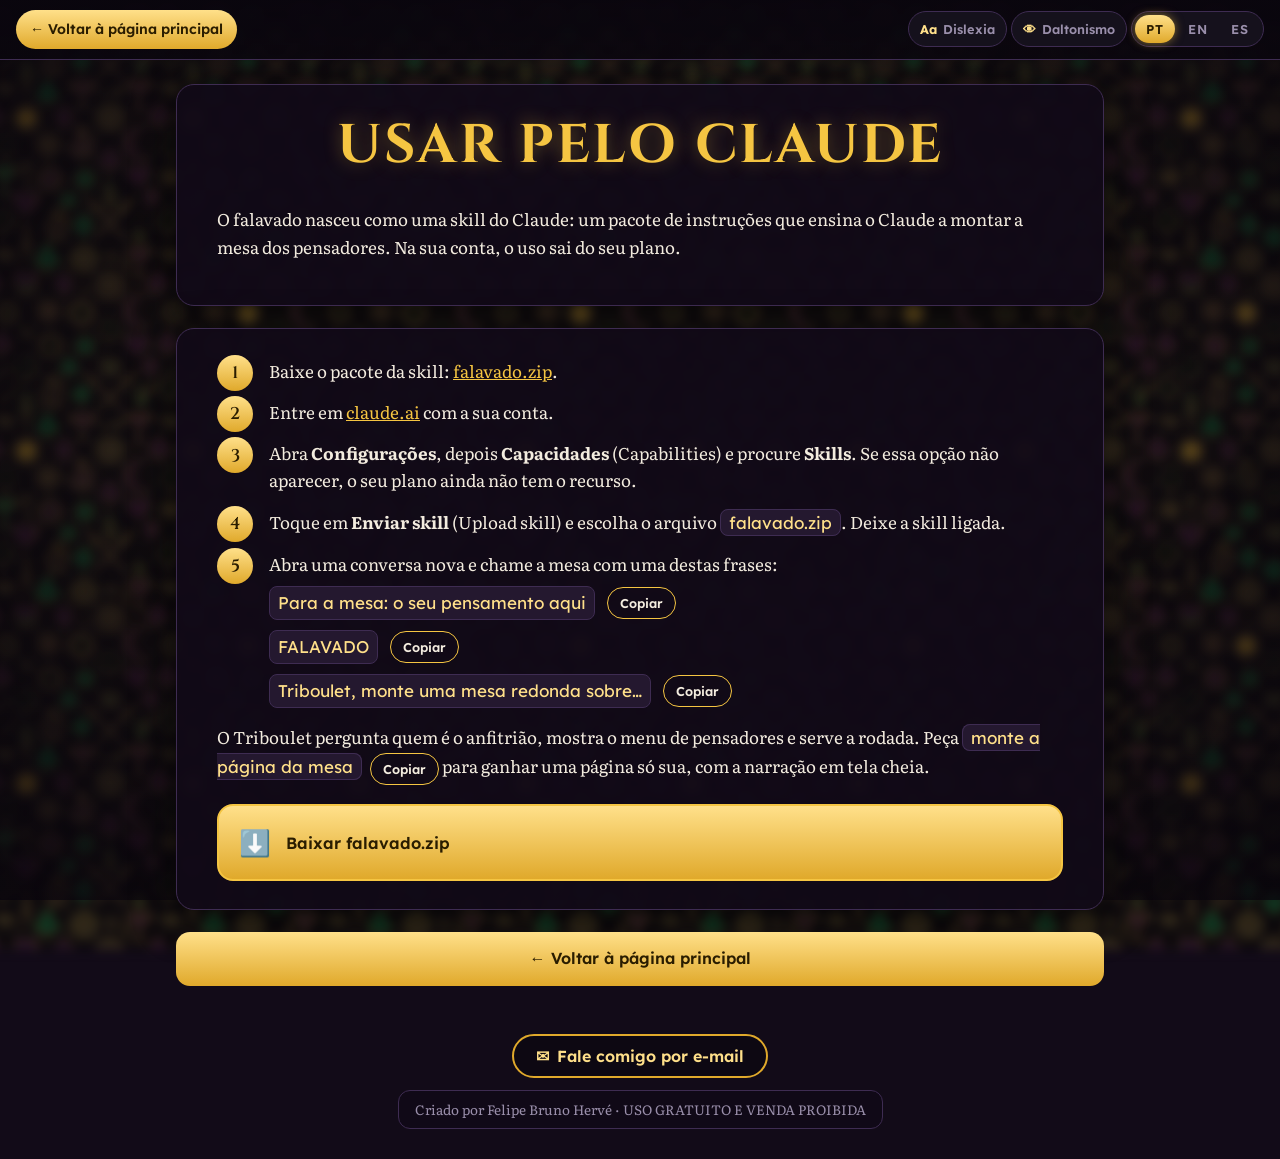
<file: claude.html>
<!doctype html>
<html lang="pt-BR">
<head>
<meta charset="utf-8">
<meta name="viewport" content="width=device-width,initial-scale=1,viewport-fit=cover">
<link rel="preconnect" href="https://fonts.googleapis.com">
<link rel="stylesheet" href="https://fonts.googleapis.com/css2?family=Cinzel:wght@600;700&family=Literata:opsz,wght@7..72,400;7..72,600&family=Lexend:wght@400;500;600&display=swap">
<link rel="stylesheet" href="assets/site.css">
<script src="assets/acess.js"></script>
<link rel="icon" href="mesa/img/triboulet_pin.jpg">
<title>Usar pelo Claude</title>
</head>
<body class="brilho">
<main class="wrap">
  <section class="painel"><h1 data-t="cl_title"></h1><p data-t="cl_intro"></p></section>
  <section class="painel"><ol class="passos">
    <li data-th="c1"></li><li data-th="c2"></li><li data-th="c3"></li><li data-th="c4"></li>
    <li><span data-t="c5"></span><ul><li><code data-t="cl_call1"></code></li><li><code data-t="cl_call2"></code></li><li><code data-t="cl_call3"></code></li></ul></li>
  </ol><p data-th="cl_after"></p>
  <a class="btn ouro" href="assets/falavado.zip" download><span class="ic" aria-hidden="true">⬇️</span><span data-t="cl_dl"></span></a></section>
</main>
<script src="assets/site.js"></script>
</body>
</html>
</file>
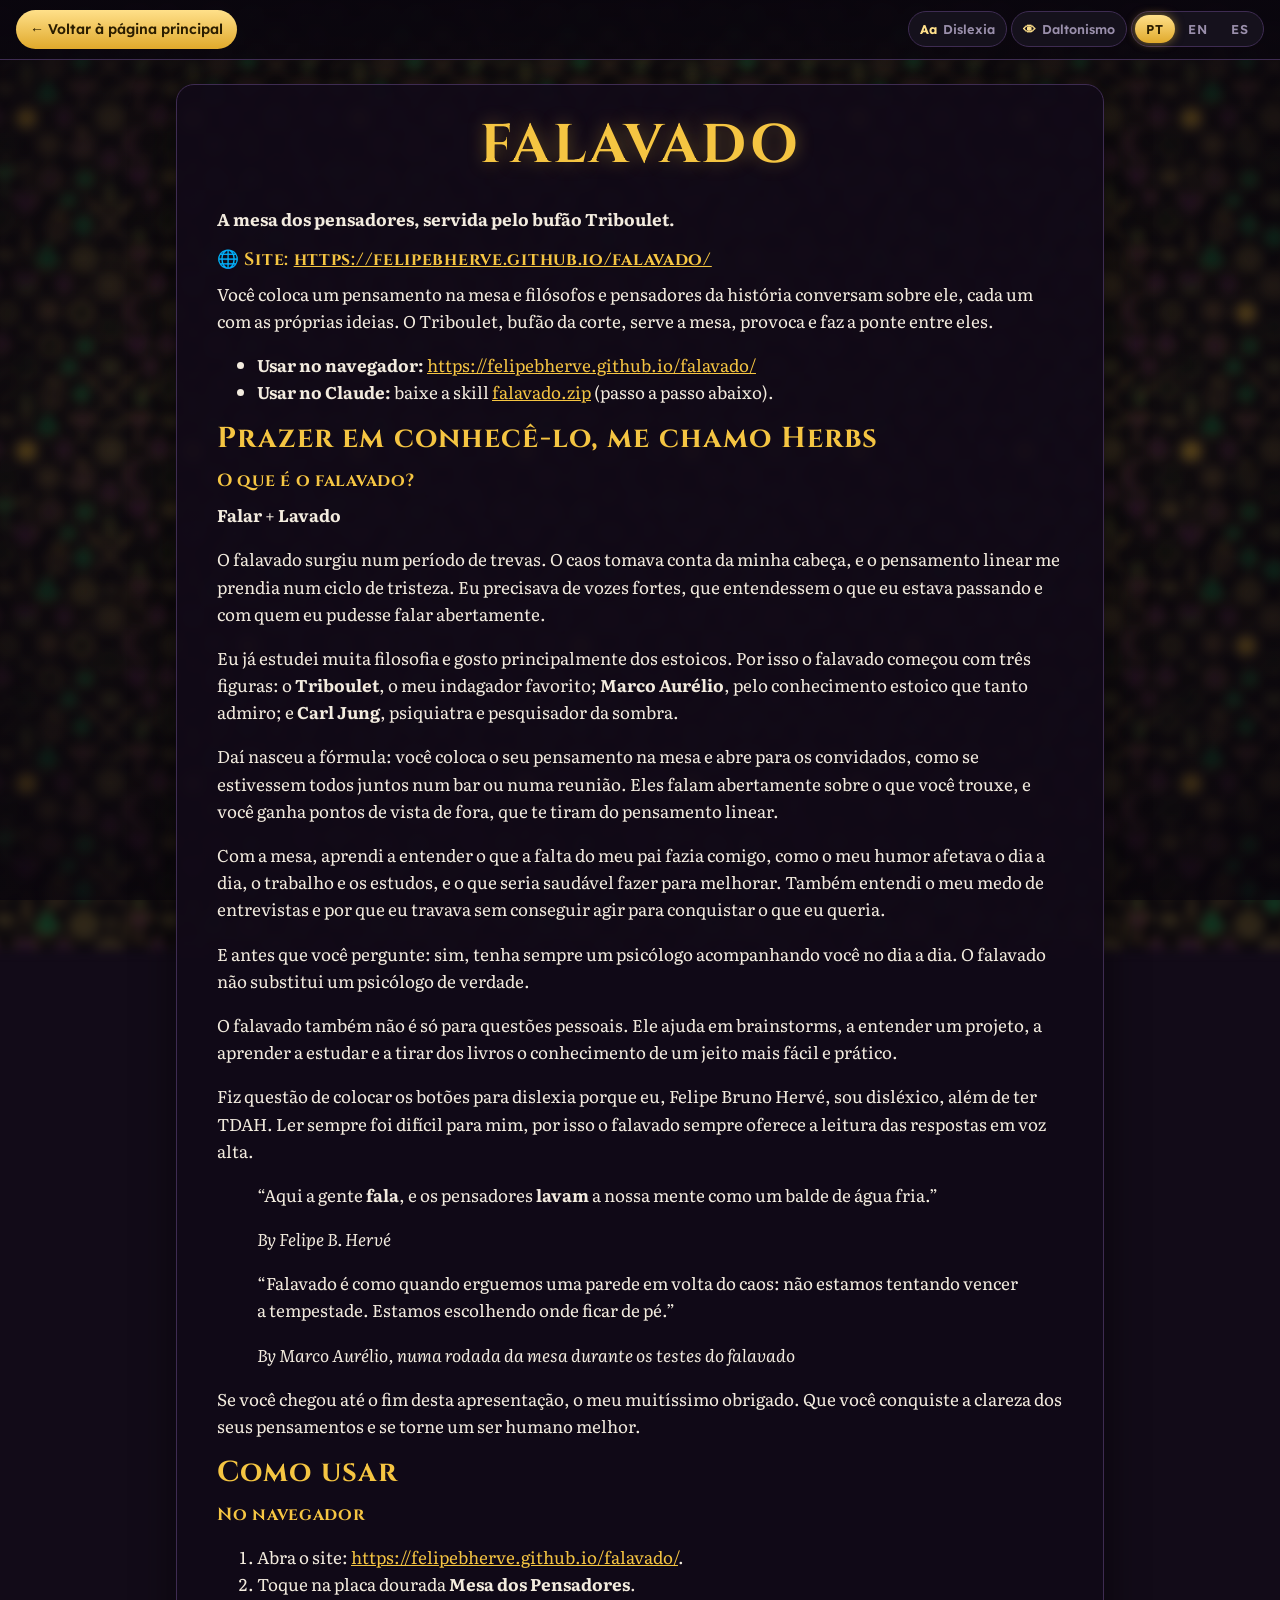
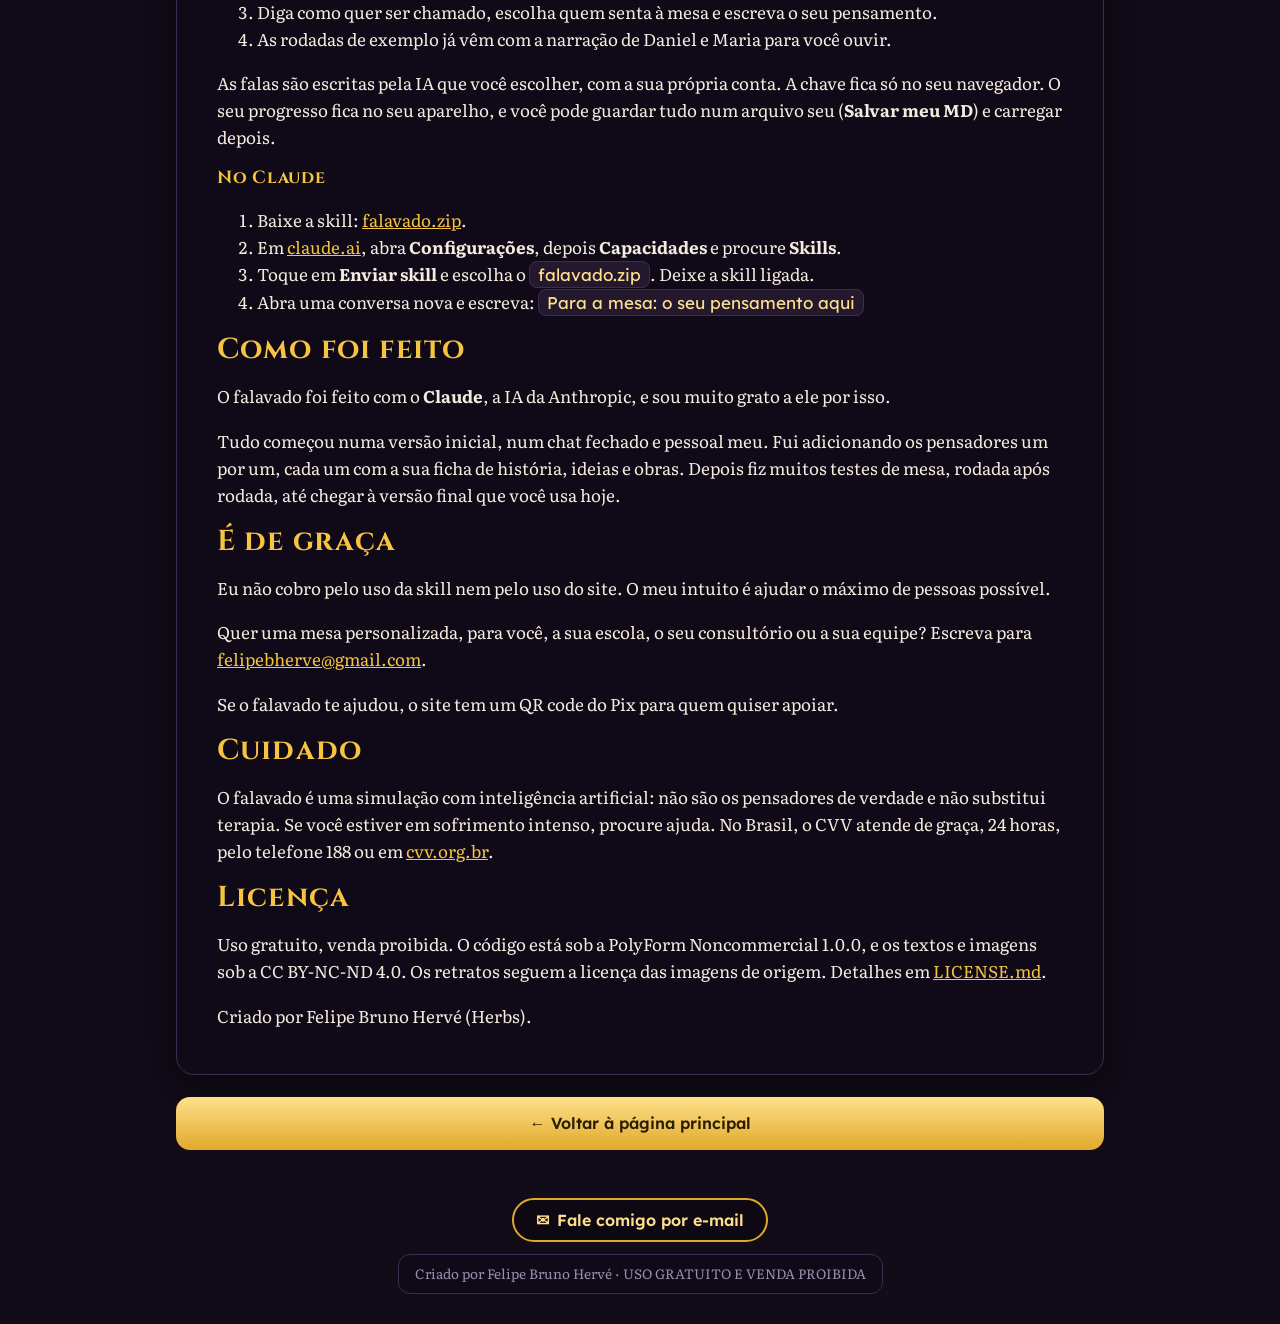
<file: leia-me.html>
<!doctype html>
<html lang="pt-BR">
<head>
<meta charset="utf-8">
<meta name="viewport" content="width=device-width,initial-scale=1,viewport-fit=cover">
<link rel="preconnect" href="https://fonts.googleapis.com">
<link rel="stylesheet" href="https://fonts.googleapis.com/css2?family=Cinzel:wght@600;700&family=Literata:opsz,wght@7..72,400;7..72,600&family=Lexend:wght@400;500;600&display=swap">
<link rel="stylesheet" href="assets/site.css">
<script src="assets/acess.js"></script>
<link rel="icon" href="mesa/img/triboulet_pin.jpg">
<title>falavado: leia-me</title>
</head>
<body class="brilho">
<main class="wrap">
<article class="painel leiame" data-l="pt" lang="pt-BR">
<h1>falavado</h1>
<p><b>A mesa dos pensadores, servida pelo bufão Triboulet.</b></p>
<h3>🌐 Site: <a href="https://felipebherve.github.io/falavado/" target="_blank" rel="noopener">https://felipebherve.github.io/falavado/</a></h3>
<p>Você coloca um pensamento na mesa e filósofos e pensadores da história conversam sobre ele, cada um com as próprias ideias. O Triboulet, bufão da corte, serve a mesa, provoca e faz a ponte entre eles.</p>
<ul><li><b>Usar no navegador:</b> <a href="https://felipebherve.github.io/falavado/" target="_blank" rel="noopener">https://felipebherve.github.io/falavado/</a></li><li><b>Usar no Claude:</b> baixe a skill <a href="assets/falavado.zip">falavado.zip</a> (passo a passo abaixo).</li></ul>
<h2>Prazer em conhecê-lo, me chamo Herbs</h2>
<h3>O que é o falavado?</h3>
<p><b>Falar</b> + <b>Lavado</b></p>
<p>O falavado surgiu num período de trevas. O caos tomava conta da minha cabeça, e o pensamento linear me prendia num ciclo de tristeza. Eu precisava de vozes fortes, que entendessem o que eu estava passando e com quem eu pudesse falar abertamente.</p>
<p>Eu já estudei muita filosofia e gosto principalmente dos estoicos. Por isso o falavado começou com três figuras: o <b>Triboulet</b>, o meu indagador favorito; <b>Marco Aurélio</b>, pelo conhecimento estoico que tanto admiro; e <b>Carl Jung</b>, psiquiatra e pesquisador da sombra.</p>
<p>Daí nasceu a fórmula: você coloca o seu pensamento na mesa e abre para os convidados, como se estivessem todos juntos num bar ou numa reunião. Eles falam abertamente sobre o que você trouxe, e você ganha pontos de vista de fora, que te tiram do pensamento linear.</p>
<p>Com a mesa, aprendi a entender o que a falta do meu pai fazia comigo, como o meu humor afetava o dia a dia, o trabalho e os estudos, e o que seria saudável fazer para melhorar. Também entendi o meu medo de entrevistas e por que eu travava sem conseguir agir para conquistar o que eu queria.</p>
<p>E antes que você pergunte: sim, tenha sempre um psicólogo acompanhando você no dia a dia. O falavado não substitui um psicólogo de verdade.</p>
<p>O falavado também não é só para questões pessoais. Ele ajuda em brainstorms, a entender um projeto, a aprender a estudar e a tirar dos livros o conhecimento de um jeito mais fácil e prático.</p>
<p>Fiz questão de colocar os botões para dislexia porque eu, Felipe Bruno Hervé, sou disléxico, além de ter TDAH. Ler sempre foi difícil para mim, por isso o falavado sempre oferece a leitura das respostas em voz alta.</p>
<blockquote class="citacao"><p>“Aqui a gente <b>fala</b>, e os pensadores <b>lavam</b> a nossa mente como um balde de água fria.”</p><cite>By Felipe B. Hervé</cite></blockquote>
<blockquote class="citacao"><p>“Falavado é como quando erguemos uma parede em volta do caos: não estamos tentando vencer a tempestade. Estamos escolhendo onde ficar de pé.”</p><cite>By Marco Aurélio, numa rodada da mesa durante os testes do falavado</cite></blockquote>
<p>Se você chegou até o fim desta apresentação, o meu muitíssimo obrigado. Que você conquiste a clareza dos seus pensamentos e se torne um ser humano melhor.</p>
<h2>Como usar</h2>
<h3>No navegador</h3>
<ol><li>Abra o site: <a href="https://felipebherve.github.io/falavado/" target="_blank" rel="noopener">https://felipebherve.github.io/falavado/</a>.</li><li>Toque na placa dourada <b>Mesa dos Pensadores</b>.</li><li>Diga como quer ser chamado, escolha quem senta à mesa e escreva o seu pensamento.</li><li>As rodadas de exemplo já vêm com a narração de Daniel e Maria para você ouvir.</li></ol>
<p>As falas são escritas pela IA que você escolher, com a sua própria conta. A chave fica só no seu navegador. O seu progresso fica no seu aparelho, e você pode guardar tudo num arquivo seu (<b>Salvar meu MD</b>) e carregar depois.</p>
<h3>No Claude</h3>
<ol><li>Baixe a skill: <a href="assets/falavado.zip">falavado.zip</a>.</li><li>Em <a href="https://claude.ai" target="_blank" rel="noopener">claude.ai</a>, abra <b>Configurações</b>, depois <b>Capacidades</b> e procure <b>Skills</b>.</li><li>Toque em <b>Enviar skill</b> e escolha o <code>falavado.zip</code>. Deixe a skill ligada.</li><li>Abra uma conversa nova e escreva: <code>Para a mesa: o seu pensamento aqui</code></li></ol>
<h2>Como foi feito</h2>
<p>O falavado foi feito com o <b>Claude</b>, a IA da Anthropic, e sou muito grato a ele por isso.</p>
<p>Tudo começou numa versão inicial, num chat fechado e pessoal meu. Fui adicionando os pensadores um por um, cada um com a sua ficha de história, ideias e obras. Depois fiz muitos testes de mesa, rodada após rodada, até chegar à versão final que você usa hoje.</p>
<h2>É de graça</h2>
<p>Eu não cobro pelo uso da skill nem pelo uso do site. O meu intuito é ajudar o máximo de pessoas possível.</p>
<p>Quer uma mesa personalizada, para você, a sua escola, o seu consultório ou a sua equipe? Escreva para <a href="mailto:felipebherve@gmail.com?subject=FALAVADO" target="_blank" rel="noopener">felipebherve@gmail.com</a>.</p>
<p>Se o falavado te ajudou, o site tem um QR code do Pix para quem quiser apoiar.</p>
<h2>Cuidado</h2>
<p>O falavado é uma simulação com inteligência artificial: não são os pensadores de verdade e não substitui terapia. Se você estiver em sofrimento intenso, procure ajuda. No Brasil, o CVV atende de graça, 24 horas, pelo telefone 188 ou em <a href="https://cvv.org.br" target="_blank" rel="noopener">cvv.org.br</a>.</p>
<h2>Licença</h2>
<p>Uso gratuito, venda proibida. O código está sob a PolyForm Noncommercial 1.0.0, e os textos e imagens sob a CC BY-NC-ND 4.0. Os retratos seguem a licença das imagens de origem. Detalhes em <a href="LICENSE.md">LICENSE.md</a>.</p>
<p>Criado por Felipe Bruno Hervé (Herbs).</p>
</article>
<article class="painel leiame" data-l="en" lang="en">
<h1>falavado</h1>
<p><b>The table of thinkers, served by the jester Triboulet.</b></p>
<h3>🌐 Website: <a href="https://felipebherve.github.io/falavado/" target="_blank" rel="noopener">https://felipebherve.github.io/falavado/</a></h3>
<p>You put a thought on the table, and philosophers and thinkers from history talk about it, each with their own ideas. Triboulet, the court jester, serves the table, teases and links them together.</p>
<ul><li><b>Use it in the browser:</b> <a href="https://felipebherve.github.io/falavado/" target="_blank" rel="noopener">https://felipebherve.github.io/falavado/</a></li><li><b>Use it in Claude:</b> download the skill <a href="assets/falavado.zip">falavado.zip</a> (steps below).</li></ul>
<h2>Nice to meet you, I'm Herbs</h2>
<h3>What is falavado?</h3>
<p><b>Falar</b> (to speak) + <b>Lavado</b> (washed)</p>
<p>falavado came out of a dark period. Chaos had taken over my head, and linear thinking kept me stuck in a cycle of sadness. I needed strong voices that understood what I was going through and that I could talk to openly.</p>
<p>I have studied a lot of philosophy, and I am especially fond of the Stoics. That is why falavado started with three figures: <b>Triboulet</b>, my favorite questioner; <b>Marcus Aurelius</b>, for the Stoic wisdom I admire so much; and <b>Carl Jung</b>, the psychiatrist who studied the shadow.</p>
<p>That is where the formula came from: you put your thought on the table and open it up to the guests, as if you were all together at a bar or in a meeting. They talk openly about what you brought, and you get outside points of view that pull you out of linear thinking.</p>
<p>With the table, I learned to understand what my father's absence was doing to me, how my mood affected my daily life, my work and my studies, and what would be healthy to do to get better. I also came to understand my fear of job interviews and why I froze instead of acting to get what I wanted.</p>
<p>And before you ask: yes, always have a psychologist by your side in your daily life. falavado does not replace a real psychologist.</p>
<p>falavado is not only for personal matters, either. It helps with brainstorming, understanding a project, learning how to study and getting the knowledge in books in an easier, more practical way.</p>
<p>I made a point of adding the dyslexia buttons because I, Felipe Bruno Hervé, am dyslexic, and I also have ADHD. Reading has always been hard for me, so falavado always offers to read the answers aloud.</p>
<blockquote class="citacao"><p>“Here we <b>speak</b>, and the thinkers <b>wash</b> our minds like a bucket of cold water.”</p><cite>By Felipe B. Hervé</cite></blockquote>
<blockquote class="citacao"><p>“Falavado is like raising a wall around the chaos: we are not trying to defeat the storm. We are choosing where to stand.”</p><cite>By Marcus Aurelius, in a round at the table during falavado’s tests</cite></blockquote>
<p>If you made it to the end of this introduction, thank you so very much. May you gain clarity in your thoughts and become a better human being.</p>
<h2>How to use it</h2>
<h3>In the browser</h3>
<ol><li>Open the site: <a href="https://felipebherve.github.io/falavado/" target="_blank" rel="noopener">https://felipebherve.github.io/falavado/</a>.</li><li>Tap the gold <b>The Thinkers' Table</b> plaque.</li><li>Say what you want to be called, choose who sits at the table and write your thought.</li><li>The example rounds already come with Daniel and Maria's narration for you to listen to.</li></ol>
<p>The answers are written by the AI you choose, with your own account. Your key stays only in your browser. Your progress stays on your device, and you can keep it all in a file of your own (<b>Save my MD</b>) and load it later.</p>
<h3>In Claude</h3>
<ol><li>Download the skill: <a href="assets/falavado.zip">falavado.zip</a>.</li><li>On <a href="https://claude.ai" target="_blank" rel="noopener">claude.ai</a>, open <b>Settings</b>, then <b>Capabilities</b>, and look for <b>Skills</b>.</li><li>Tap <b>Upload skill</b> and choose <code>falavado.zip</code>. Keep the skill turned on.</li><li>Open a new chat and write: <code>Para a mesa: your thought here</code></li></ol>
<h2>How it was made</h2>
<p>falavado was made with <b>Claude</b>, Anthropic's AI, and I am very grateful to it for that.</p>
<p>It all started as a first version in a closed, personal chat of mine. I added the thinkers one by one, each with their own sheet of history, ideas and works. Then I ran many table tests, round after round, until I reached the final version you use today.</p>
<h2>It's free</h2>
<p>I do not charge for using the skill or the site. My aim is to help as many people as possible.</p>
<p>Would you like a custom table, for yourself, your school, your practice or your team? Write to <a href="mailto:felipebherve@gmail.com?subject=FALAVADO" target="_blank" rel="noopener">felipebherve@gmail.com</a>.</p>
<p>If falavado helped you, the site has a Pix QR code for anyone who wants to support it.</p>
<h2>Take care</h2>
<p>falavado is an AI simulation: these are not the real thinkers and it does not replace therapy. If you are in deep distress, please seek help from a local crisis line. In Brazil, CVV answers for free, 24 hours a day, at 188 or <a href="https://cvv.org.br" target="_blank" rel="noopener">cvv.org.br</a>.</p>
<h2>License</h2>
<p>Free to use, not for sale. The code is under PolyForm Noncommercial 1.0.0, and the texts and images under CC BY-NC-ND 4.0. The portraits follow the license of their source images. Details in <a href="LICENSE.md">LICENSE.md</a>.</p>
<p>Created by Felipe Bruno Hervé (Herbs).</p>
</article>
<article class="painel leiame" data-l="es" lang="es">
<h1>falavado</h1>
<p><b>La mesa de pensadores, servida por el bufón Triboulet.</b></p>
<h3>🌐 Sitio: <a href="https://felipebherve.github.io/falavado/" target="_blank" rel="noopener">https://felipebherve.github.io/falavado/</a></h3>
<p>Pones un pensamiento sobre la mesa y filósofos y pensadores de la historia conversan sobre él, cada uno con sus propias ideas. Triboulet, el bufón de la corte, sirve la mesa, provoca y hace de puente entre ellos.</p>
<ul><li><b>Usarlo en el navegador:</b> <a href="https://felipebherve.github.io/falavado/" target="_blank" rel="noopener">https://felipebherve.github.io/falavado/</a></li><li><b>Usarlo en Claude:</b> descarga la skill <a href="assets/falavado.zip">falavado.zip</a> (pasos abajo).</li></ul>
<h2>Encantado de conocerte, me llamo Herbs</h2>
<h3>¿Qué es falavado?</h3>
<p><b>Falar</b> (hablar) + <b>Lavado</b> (lavado)</p>
<p>falavado nació en un período de tinieblas. El caos se había apoderado de mi cabeza, y el pensamiento lineal me encerraba en un ciclo de tristeza. Necesitaba voces fuertes, que entendieran lo que estaba viviendo y con quienes pudiera hablar abiertamente.</p>
<p>He estudiado mucha filosofía y me gustan sobre todo los estoicos. Por eso falavado empezó con tres figuras: <b>Triboulet</b>, mi indagador favorito; <b>Marco Aurelio</b>, por el conocimiento estoico que tanto admiro; y <b>Carl Jung</b>, psiquiatra e investigador de la sombra.</p>
<p>De ahí nació la fórmula: pones tu pensamiento sobre la mesa y lo abres a los invitados, como si estuvieran todos juntos en un bar o en una reunión. Ellos hablan abiertamente sobre lo que trajiste, y tú ganas puntos de vista de fuera, que te sacan del pensamiento lineal.</p>
<p>Con la mesa aprendí a entender lo que la ausencia de mi padre me hacía, cómo mi humor afectaba mi día a día, mi trabajo y mis estudios, y qué sería sano hacer para mejorar. También entendí mi miedo a las entrevistas y por qué me quedaba paralizado sin actuar para conseguir lo que quería.</p>
<p>Y antes de que lo preguntes: sí, ten siempre un psicólogo acompañándote en tu día a día. falavado no sustituye a un psicólogo de verdad.</p>
<p>falavado tampoco es solo para cuestiones personales. Ayuda en lluvias de ideas, a entender un proyecto, a aprender a estudiar y a sacar de los libros el conocimiento de una forma más fácil y práctica.</p>
<p>Quise poner los botones para dislexia porque yo, Felipe Bruno Hervé, soy disléxico, además de tener TDAH. Leer siempre me ha costado, por eso falavado siempre ofrece leer las respuestas en voz alta.</p>
<blockquote class="citacao"><p>“Aquí <b>hablamos</b>, y los pensadores <b>lavan</b> nuestra mente como un balde de agua fría.”</p><cite>By Felipe B. Hervé</cite></blockquote>
<blockquote class="citacao"><p>“Falavado es como cuando levantamos un muro alrededor del caos: no intentamos vencer la tormenta. Elegimos dónde quedarnos de pie.”</p><cite>By Marco Aurelio, en una ronda de la mesa durante las pruebas de falavado</cite></blockquote>
<p>Si llegaste hasta el final de esta presentación, muchísimas gracias. Que conquistes la claridad de tus pensamientos y te conviertas en un ser humano mejor.</p>
<h2>Cómo usarlo</h2>
<h3>En el navegador</h3>
<ol><li>Abre el sitio: <a href="https://felipebherve.github.io/falavado/" target="_blank" rel="noopener">https://felipebherve.github.io/falavado/</a>.</li><li>Toca la placa dorada <b>La Mesa de los Pensadores</b>.</li><li>Di cómo quieres que te llamen, elige quién se sienta a la mesa y escribe tu pensamiento.</li><li>Las rondas de ejemplo ya vienen con la narración de Daniel y Maria para que la escuches.</li></ol>
<p>Las intervenciones las escribe la IA que elijas, con tu propia cuenta. Tu clave queda solo en tu navegador. Tu progreso queda en tu aparato, y puedes guardarlo todo en un archivo tuyo (<b>Guardar mi MD</b>) y cargarlo después.</p>
<h3>En Claude</h3>
<ol><li>Descarga la skill: <a href="assets/falavado.zip">falavado.zip</a>.</li><li>En <a href="https://claude.ai" target="_blank" rel="noopener">claude.ai</a>, abre <b>Configuración</b>, luego <b>Capacidades</b> y busca <b>Skills</b>.</li><li>Toca <b>Subir skill</b> y elige <code>falavado.zip</code>. Deja la skill activada.</li><li>Abre una conversación nueva y escribe: <code>Para a mesa: tu pensamiento aquí</code></li></ol>
<h2>Cómo se hizo</h2>
<p>falavado se hizo con <b>Claude</b>, la IA de Anthropic, y le estoy muy agradecido por ello.</p>
<p>Todo empezó con una versión inicial, en un chat cerrado y personal mío. Fui agregando a los pensadores uno por uno, cada uno con su ficha de historia, ideas y obras. Después hice muchas pruebas de mesa, ronda tras ronda, hasta llegar a la versión final que usas hoy.</p>
<h2>Es gratis</h2>
<p>No cobro por el uso de la skill ni por el uso del sitio. Mi intención es ayudar al mayor número de personas posible.</p>
<p>¿Quieres una mesa personalizada, para ti, tu escuela, tu consultorio o tu equipo? Escribe a <a href="mailto:felipebherve@gmail.com?subject=FALAVADO" target="_blank" rel="noopener">felipebherve@gmail.com</a>.</p>
<p>Si falavado te ayudó, el sitio tiene un código QR de Pix para quien quiera apoyarlo.</p>
<h2>Cuidado</h2>
<p>falavado es una simulación con inteligencia artificial: no son los pensadores reales y no sustituye la terapia. Si estás pasando por un sufrimiento intenso, busca ayuda en una línea de crisis de tu país. En Brasil, el CVV atiende gratis, 24 horas, en el 188 o en <a href="https://cvv.org.br" target="_blank" rel="noopener">cvv.org.br</a>.</p>
<h2>Licencia</h2>
<p>Uso libre, venta prohibida. El código está bajo la PolyForm Noncommercial 1.0.0, y los textos e imágenes bajo la CC BY-NC-ND 4.0. Los retratos siguen la licencia de sus imágenes de origen. Detalles en <a href="LICENSE.md">LICENSE.md</a>.</p>
<p>Creado por Felipe Bruno Hervé (Herbs).</p>
</article>
</main>
<script src="assets/site.js"></script>
<script>
/* mostra o leia-me na língua escolhida no topo (PT, EN, ES); a letra para dislexia é o botão Aa do topo */
(function(){ function mostrar(l){ document.querySelectorAll('.leiame').forEach(function(a){ a.hidden=a.dataset.l!==l; }); }
  mostrar(window.SITE?SITE.lang():'pt'); document.addEventListener('idioma',function(e){ mostrar(e.detail); }); })();
</script>
</body>
</html>
</file>
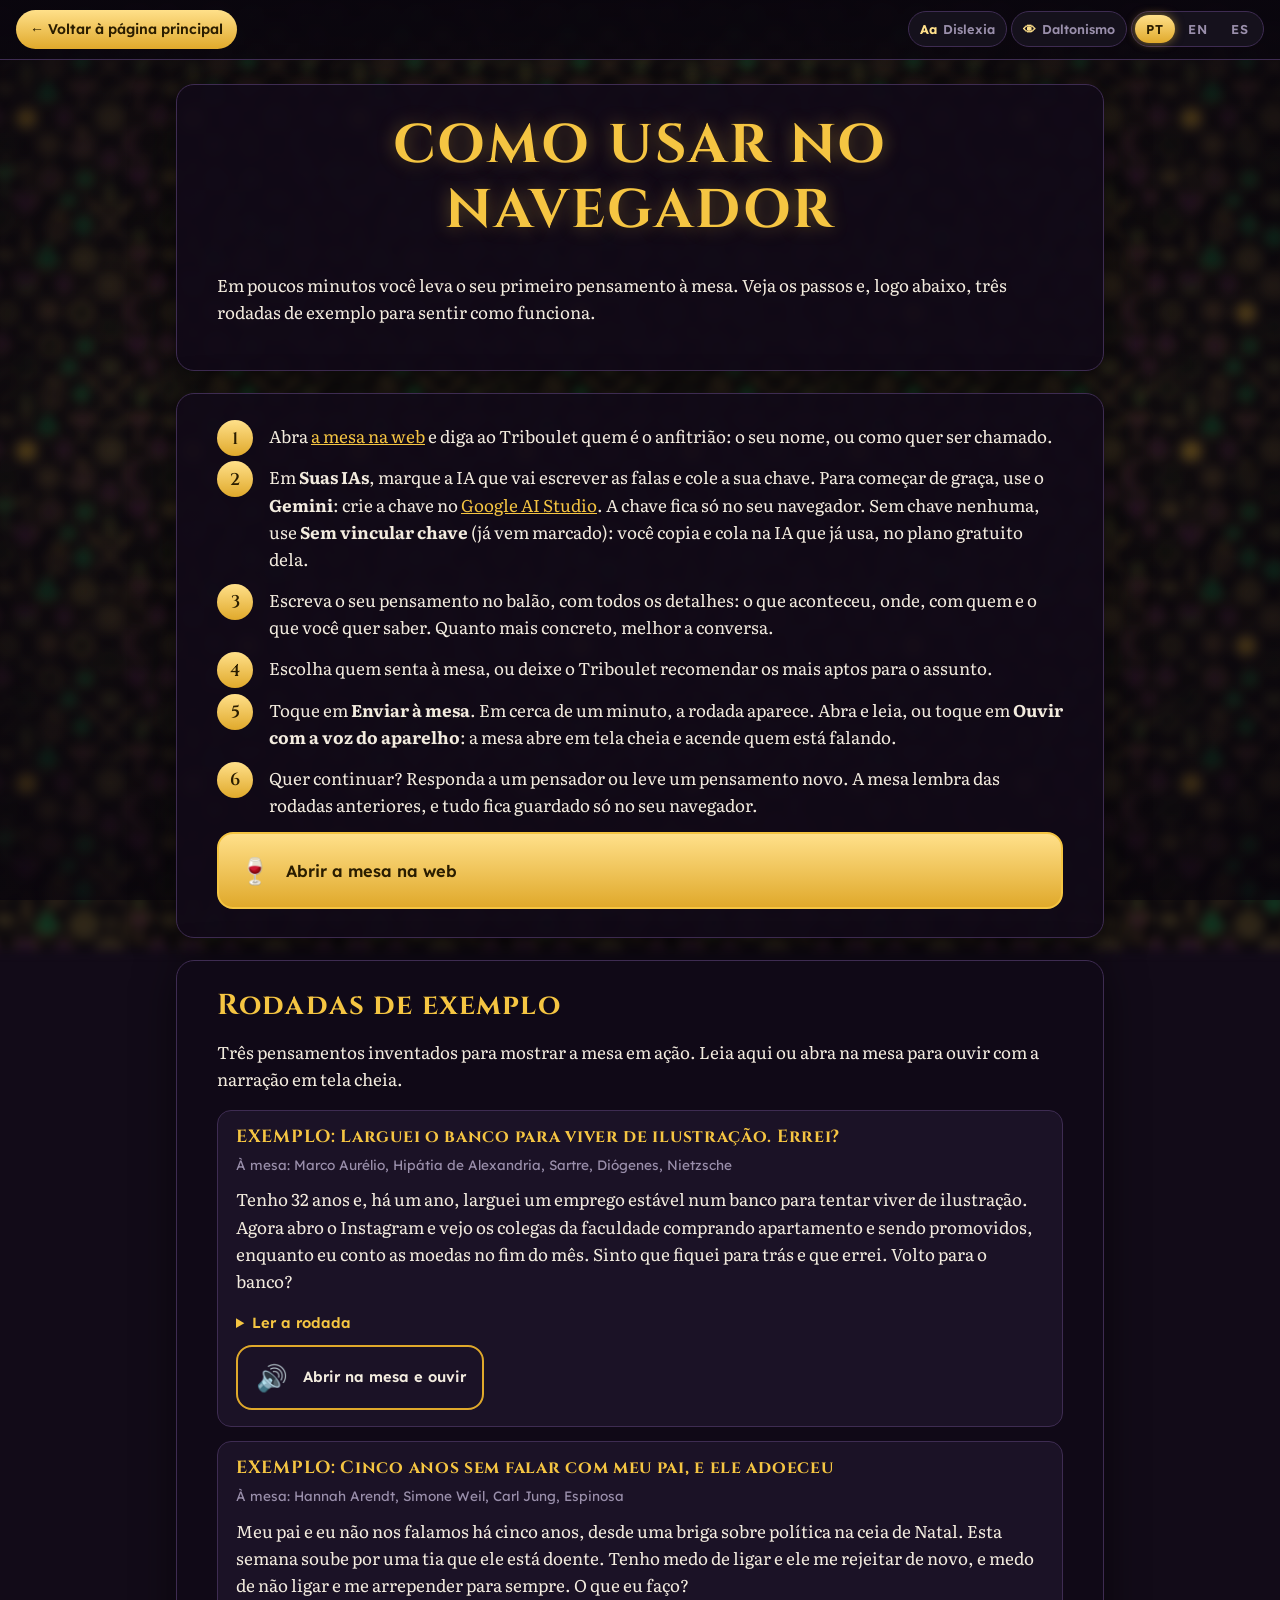
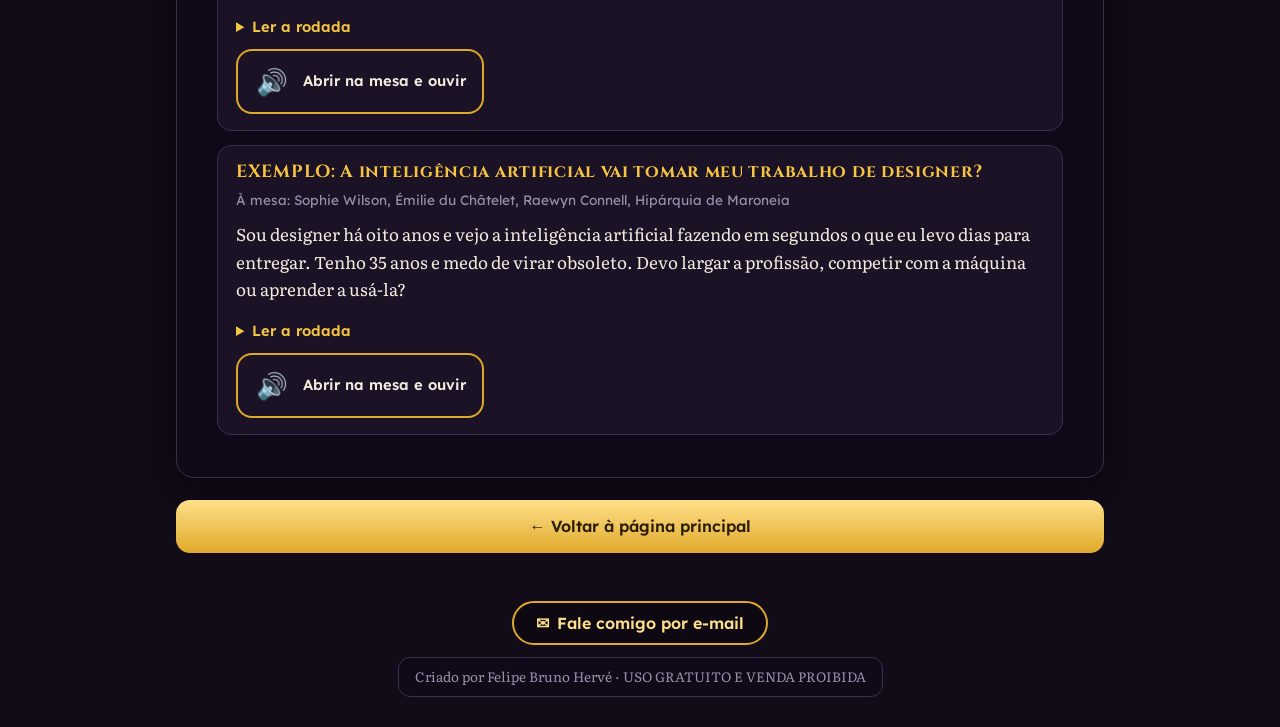
<file: navegador.html>
<!doctype html>
<html lang="pt-BR">
<head>
<meta charset="utf-8">
<meta name="viewport" content="width=device-width,initial-scale=1,viewport-fit=cover">
<link rel="preconnect" href="https://fonts.googleapis.com">
<link rel="stylesheet" href="https://fonts.googleapis.com/css2?family=Cinzel:wght@600;700&family=Literata:opsz,wght@7..72,400;7..72,600&family=Lexend:wght@400;500;600&display=swap">
<link rel="stylesheet" href="assets/site.css">
<script src="assets/acess.js"></script>
<link rel="icon" href="mesa/img/triboulet_pin.jpg">
<title>Como usar no navegador</title>
</head>
<body class="brilho">
<main class="wrap">
  <section class="painel"><h1 data-t="nav_title"></h1><p data-t="nav_intro"></p></section>
  <section class="painel"><ol class="passos"><li data-th="n1"></li><li data-th="n2"></li><li data-th="n3"></li><li data-th="n4"></li><li data-th="n5"></li><li data-th="n6"></li></ol>
    <a class="btn ouro" href="mesa/index.html"><span class="ic" aria-hidden="true">🍷</span><span data-t="go_mesa"></span></a></section>
  <section class="painel"><h2 data-t="ex_title"></h2><p data-t="ex_intro"></p><div id="exemplos"></div></section>
</main>
<script src="assets/site.js"></script>
<script>
(function(){
  var box=document.getElementById('exemplos'), DADOS=null;
  function el(t,c,x){ var e=document.createElement(t); if(c) e.className=c; if(x!=null) e.textContent=x; return e; }
  function pintar(){
    if(!DADOS) return; box.textContent='';
    DADOS.forEach(function(r){
      var d=el('article','exemplo'); d.appendChild(el('h3',null,r.titulo));
      var q=el('p','quem'); q.textContent=SITE.t('ex_who')+' '+r.participantes; d.appendChild(q);
      d.appendChild(el('p',null,r.pergunta));
      var det=el('details'); det.appendChild(el('summary',null,SITE.t('ex_read')));
      r.falas.forEach(function(f){ var b=el('div','fala'), i=el('img'); i.src='mesa/img/'+f.img+'_pin.jpg'; i.alt=''; i.width=56; i.height=56; b.appendChild(i); b.appendChild(el('b',null,f.quem)); b.appendChild(el('span','papel',f.papel)); b.appendChild(el('p',null,f.texto)); det.appendChild(b); });
      d.appendChild(det);
      var ac=el('div','acoes'), a=el('a','btn'); a.href='mesa/index.html#r-'+r.id; a.innerHTML='<span class="ic" aria-hidden="true">🔊</span><span></span>'; a.lastChild.textContent=SITE.t('ex_open'); ac.appendChild(a); d.appendChild(ac);
      box.appendChild(d);
    });
  }
  fetch('mesa/data/rodadas.json').then(function(r){ return r.json(); }).then(function(d){ DADOS=d.rodadas||[]; pintar(); });
  document.addEventListener('idioma',pintar);
})();
</script>
</body>
</html>
</file>
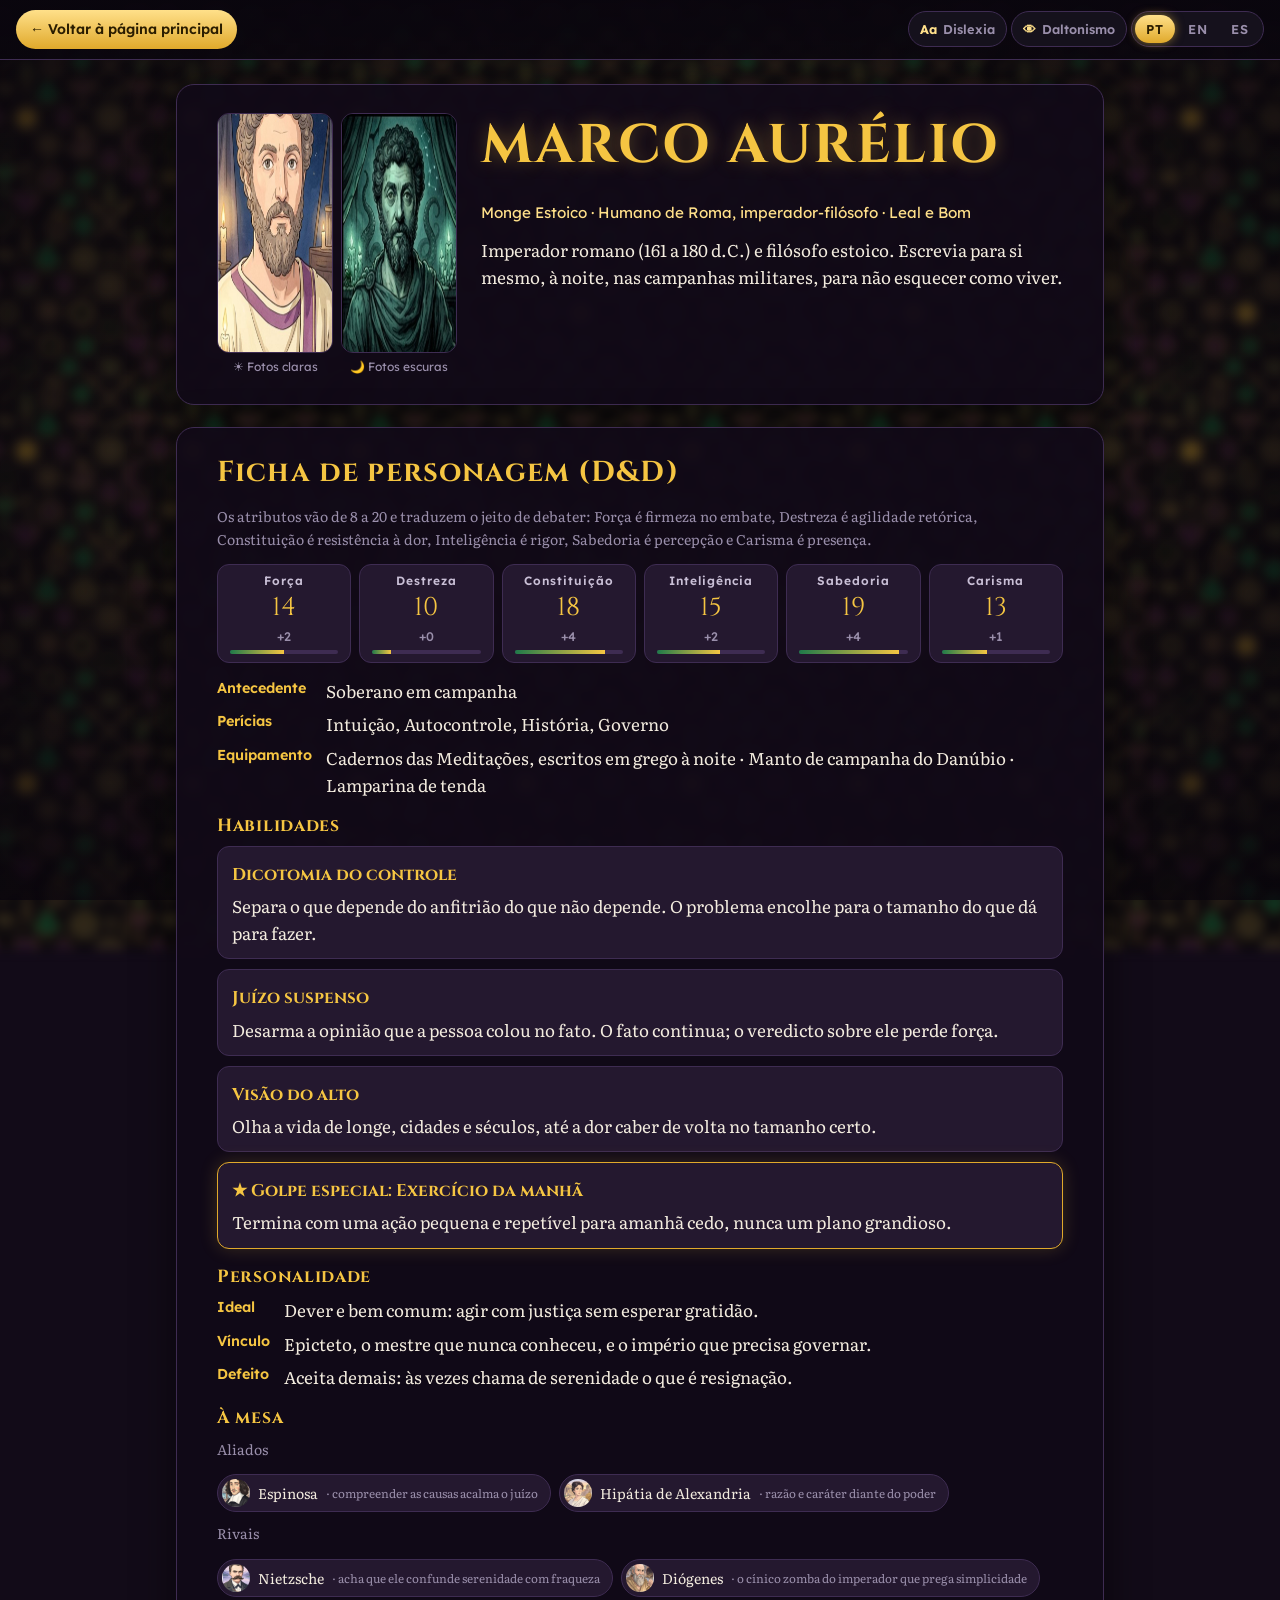
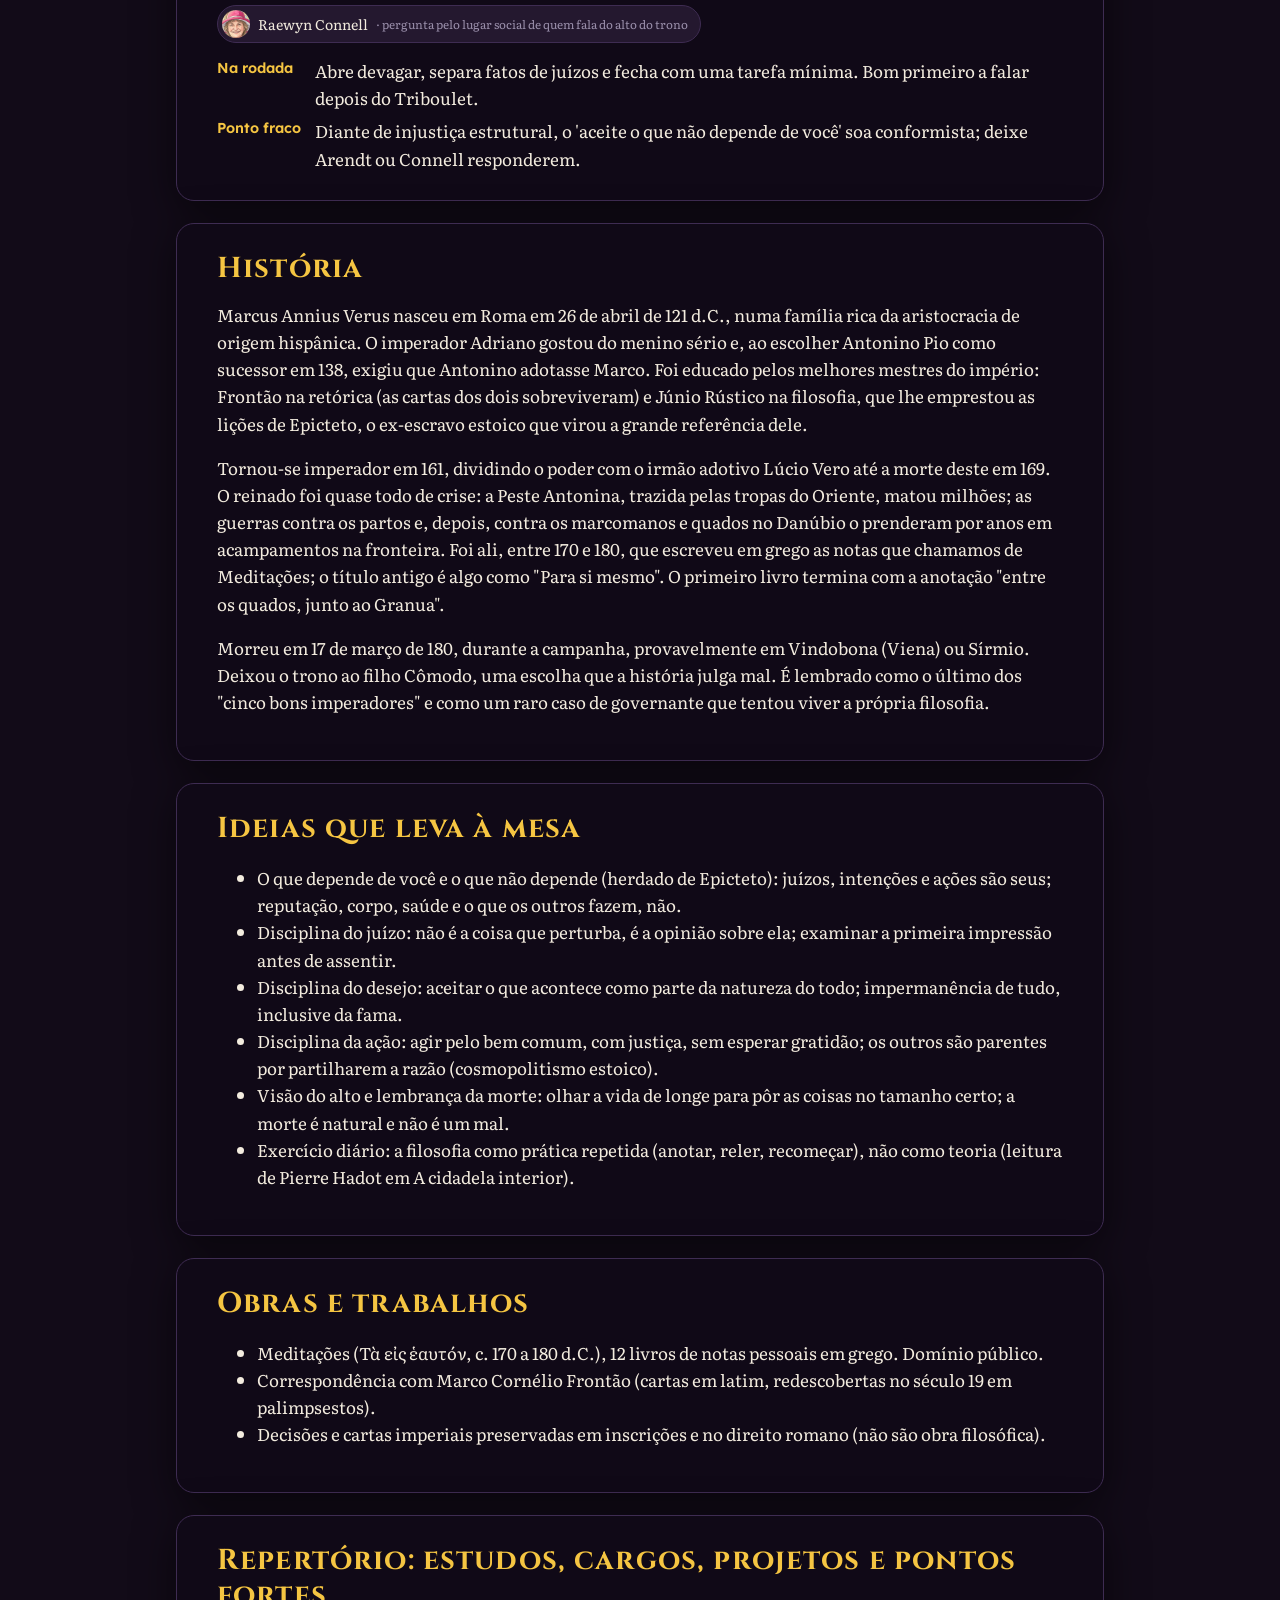
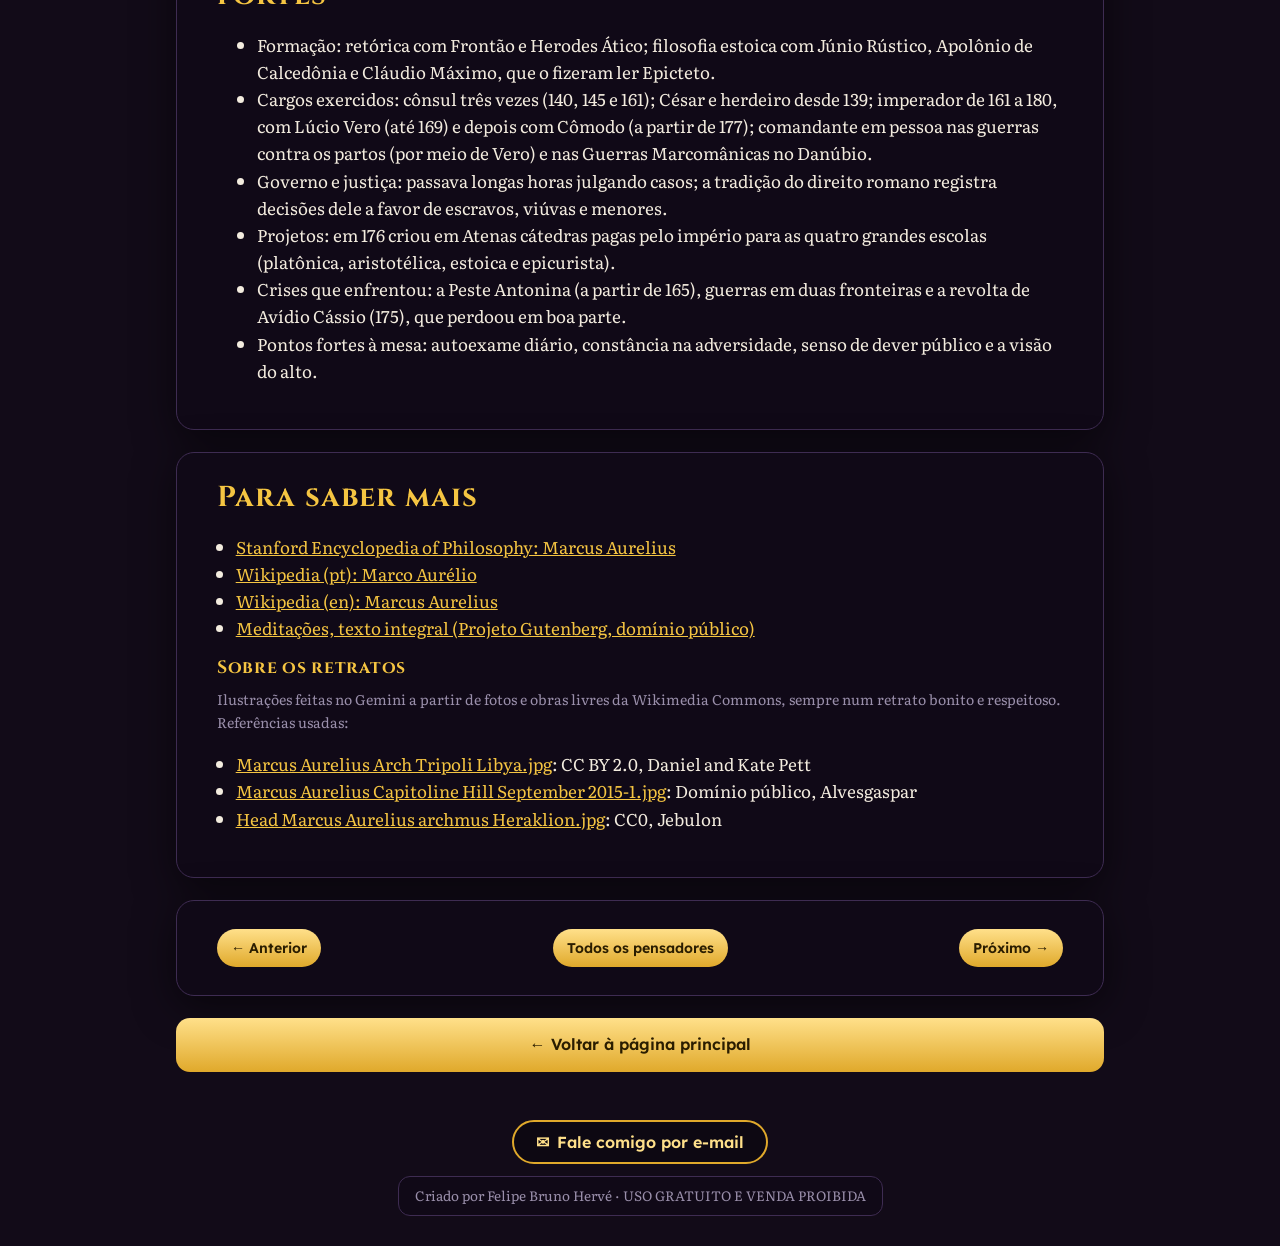
<file: pensador.html>
<!doctype html>
<html lang="pt-BR">
<head>
<meta charset="utf-8">
<meta name="viewport" content="width=device-width,initial-scale=1,viewport-fit=cover">
<link rel="preconnect" href="https://fonts.googleapis.com">
<link rel="stylesheet" href="https://fonts.googleapis.com/css2?family=Cinzel:wght@600;700&family=Literata:opsz,wght@7..72,400;7..72,600&family=Lexend:wght@400;500;600&display=swap">
<link rel="stylesheet" href="assets/site.css">
<script src="assets/acess.js"></script>
<link rel="icon" href="mesa/img/triboulet_pin.jpg">
<title>Ficha do pensador</title>
</head>
<body class="brilho">
<main class="wrap" id="ficha"><section class="painel"><p class="nota">…</p></section></main>
<script src="assets/site.js"></script>
<script src="assets/pensador.js"></script>
</body>
</html>
</file>
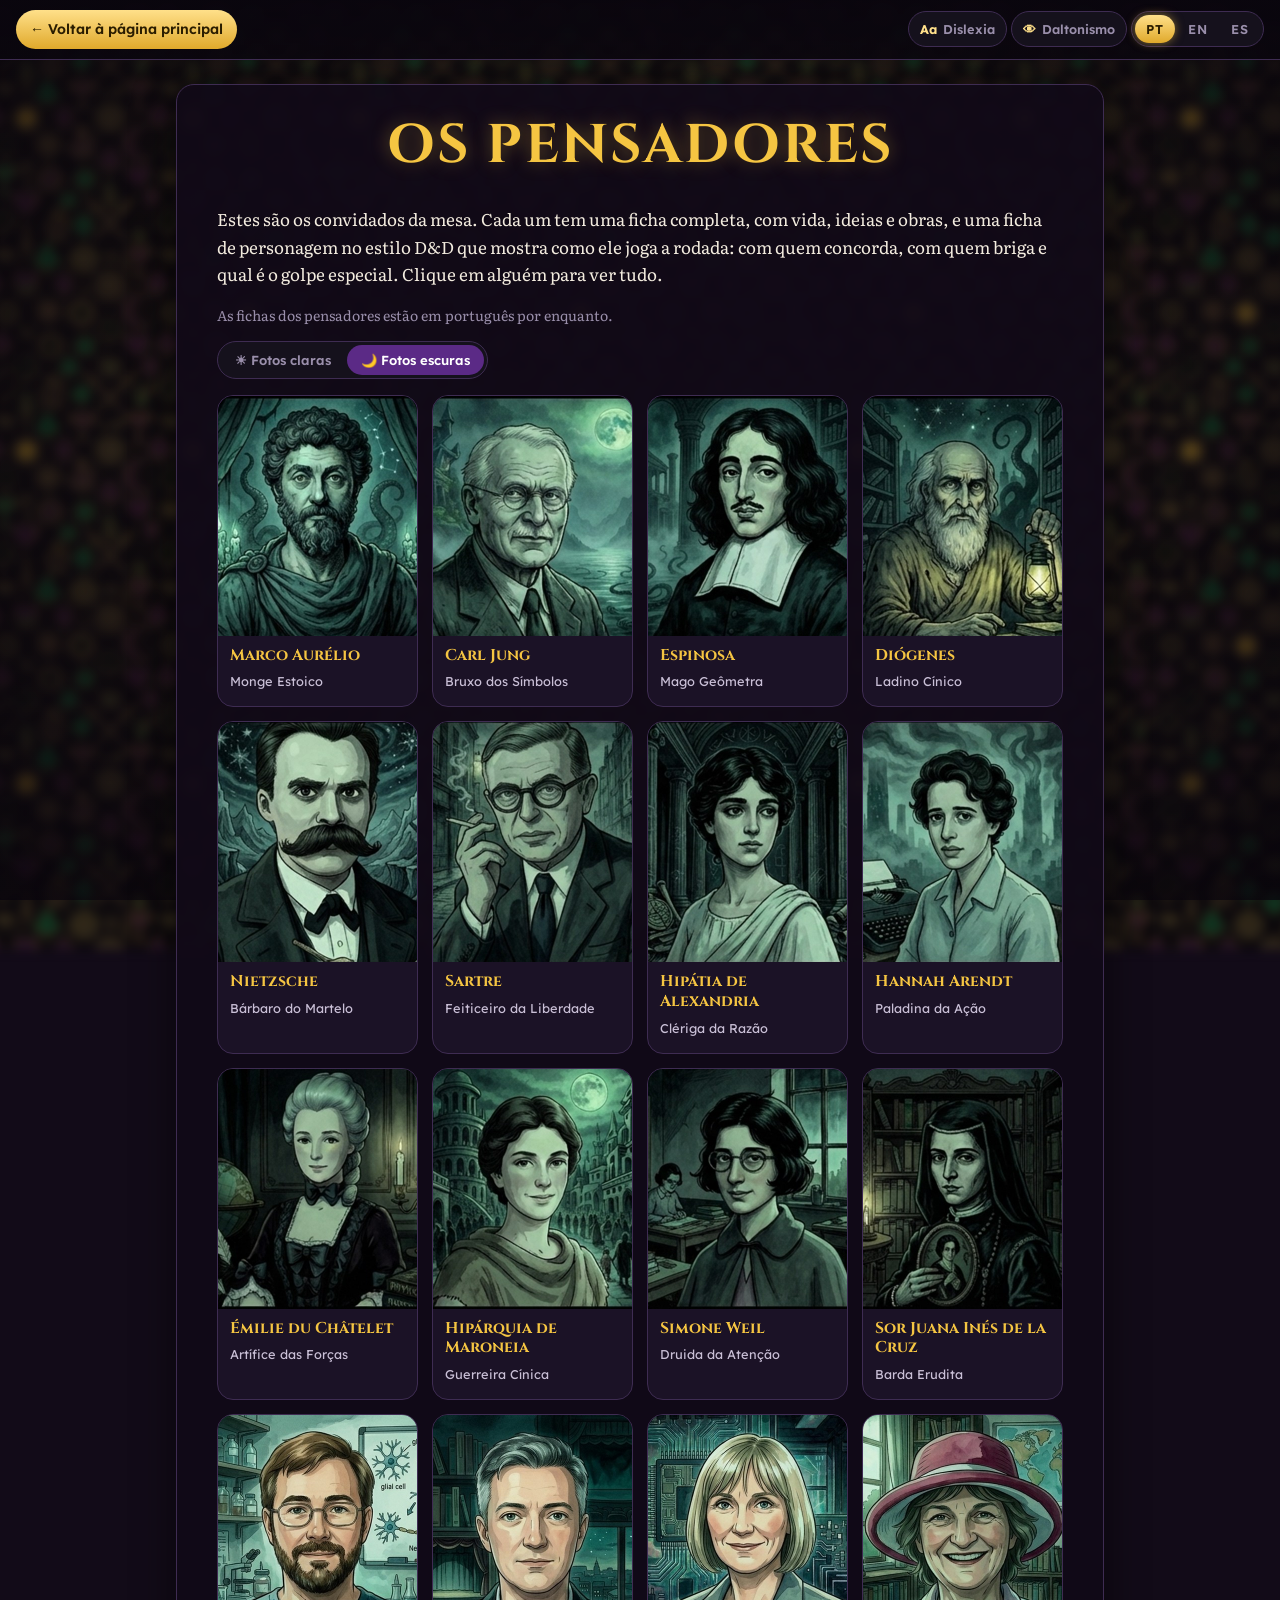
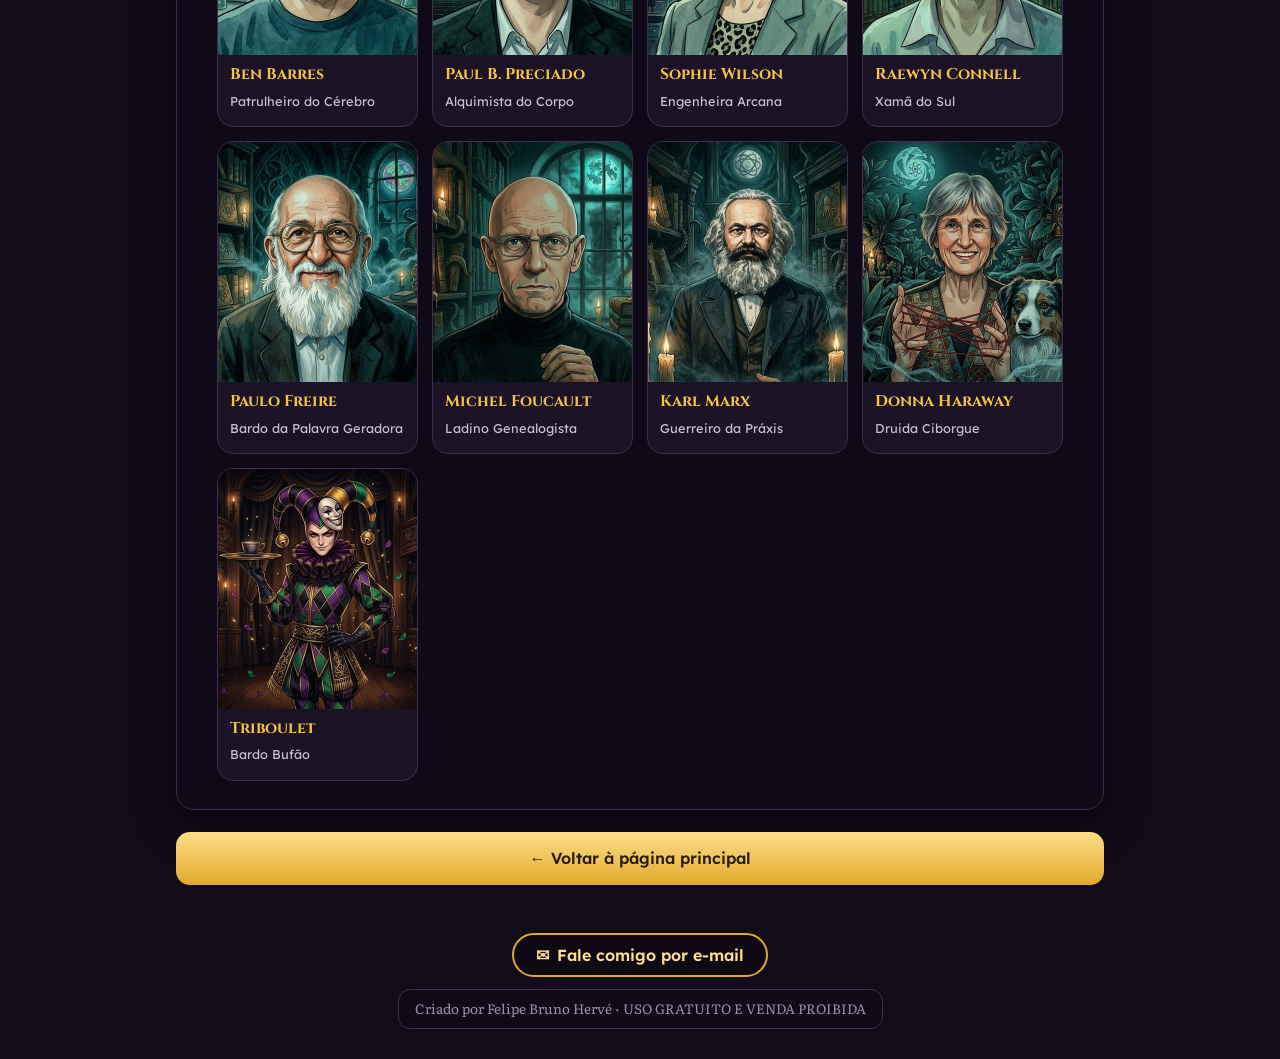
<file: pensadores.html>
<!doctype html>
<html lang="pt-BR">
<head>
<meta charset="utf-8">
<meta name="viewport" content="width=device-width,initial-scale=1,viewport-fit=cover">
<link rel="preconnect" href="https://fonts.googleapis.com">
<link rel="stylesheet" href="https://fonts.googleapis.com/css2?family=Cinzel:wght@600;700&family=Literata:opsz,wght@7..72,400;7..72,600&family=Lexend:wght@400;500;600&display=swap">
<link rel="stylesheet" href="assets/site.css">
<script src="assets/acess.js"></script>
<link rel="icon" href="mesa/img/triboulet_pin.jpg">
<title>Os pensadores</title>
</head>
<body class="brilho">
<main class="wrap">
  <section class="painel"><h1 data-t="pens_title"></h1><p data-t="pens_intro"></p><p class="nota" data-t="content_pt"></p>
    <div class="estilos" role="group"><button type="button" data-e="" aria-pressed="false" data-t="st_light"></button><button type="button" data-e="lc/" aria-pressed="true" data-t="st_dark"></button></div>
    <div class="grade" id="grade"></div></section>
</main>
<script src="assets/site.js"></script>
<script>
(function(){
  /* botão só das fotos: troca os retratos entre o estilo claro e o escuro (padrão: escuro); a página não muda */
  var est='lc/'; try{ if(localStorage.getItem('fotos_estilo')==='claro') est=''; }catch(e){}
  var EL=null, DND=null, g=document.getElementById('grade');
  function pintar(){
    if(!EL||!DND) return; g.textContent='';
    EL.forEach(function(p){
      var d=DND[p.id]||{}, a=document.createElement('a'); a.className='card'; a.href='pensador.html?id='+p.id;
      var i=document.createElement('img'); i.src='mesa/img/'+est+p.img+'.jpg'; i.alt=p.nome; i.loading='lazy'; i.width=240; i.height=240;
      var f=document.createElement('div'); f.className='info'; var b=document.createElement('b'); b.textContent=p.nome; var s=document.createElement('span'); s.textContent=d.classe||'';
      f.appendChild(b); f.appendChild(s); a.appendChild(i); a.appendChild(f); g.appendChild(a);
    });
  }
  function marcarBt(){ document.querySelectorAll('.estilos button').forEach(function(b){ b.setAttribute('aria-pressed',String(b.dataset.e===est)); }); }
  document.querySelectorAll('.estilos button').forEach(function(b){ b.addEventListener('click',function(){ est=b.dataset.e; try{ localStorage.setItem('fotos_estilo',est?'escuro':'claro'); }catch(e){} marcarBt(); pintar(); }); });
  marcarBt();
  Promise.all([fetch('mesa/data/elenco.json').then(function(r){ return r.json(); }),fetch('mesa/data/dnd.json').then(function(r){ return r.json(); })]).then(function(v){
    EL=v[0].elenco.concat([{id:'triboulet',nome:'Triboulet',img:'triboulet'}]); DND=v[1].fichas; pintar(); });
})();
</script>
</body>
</html>
</file>
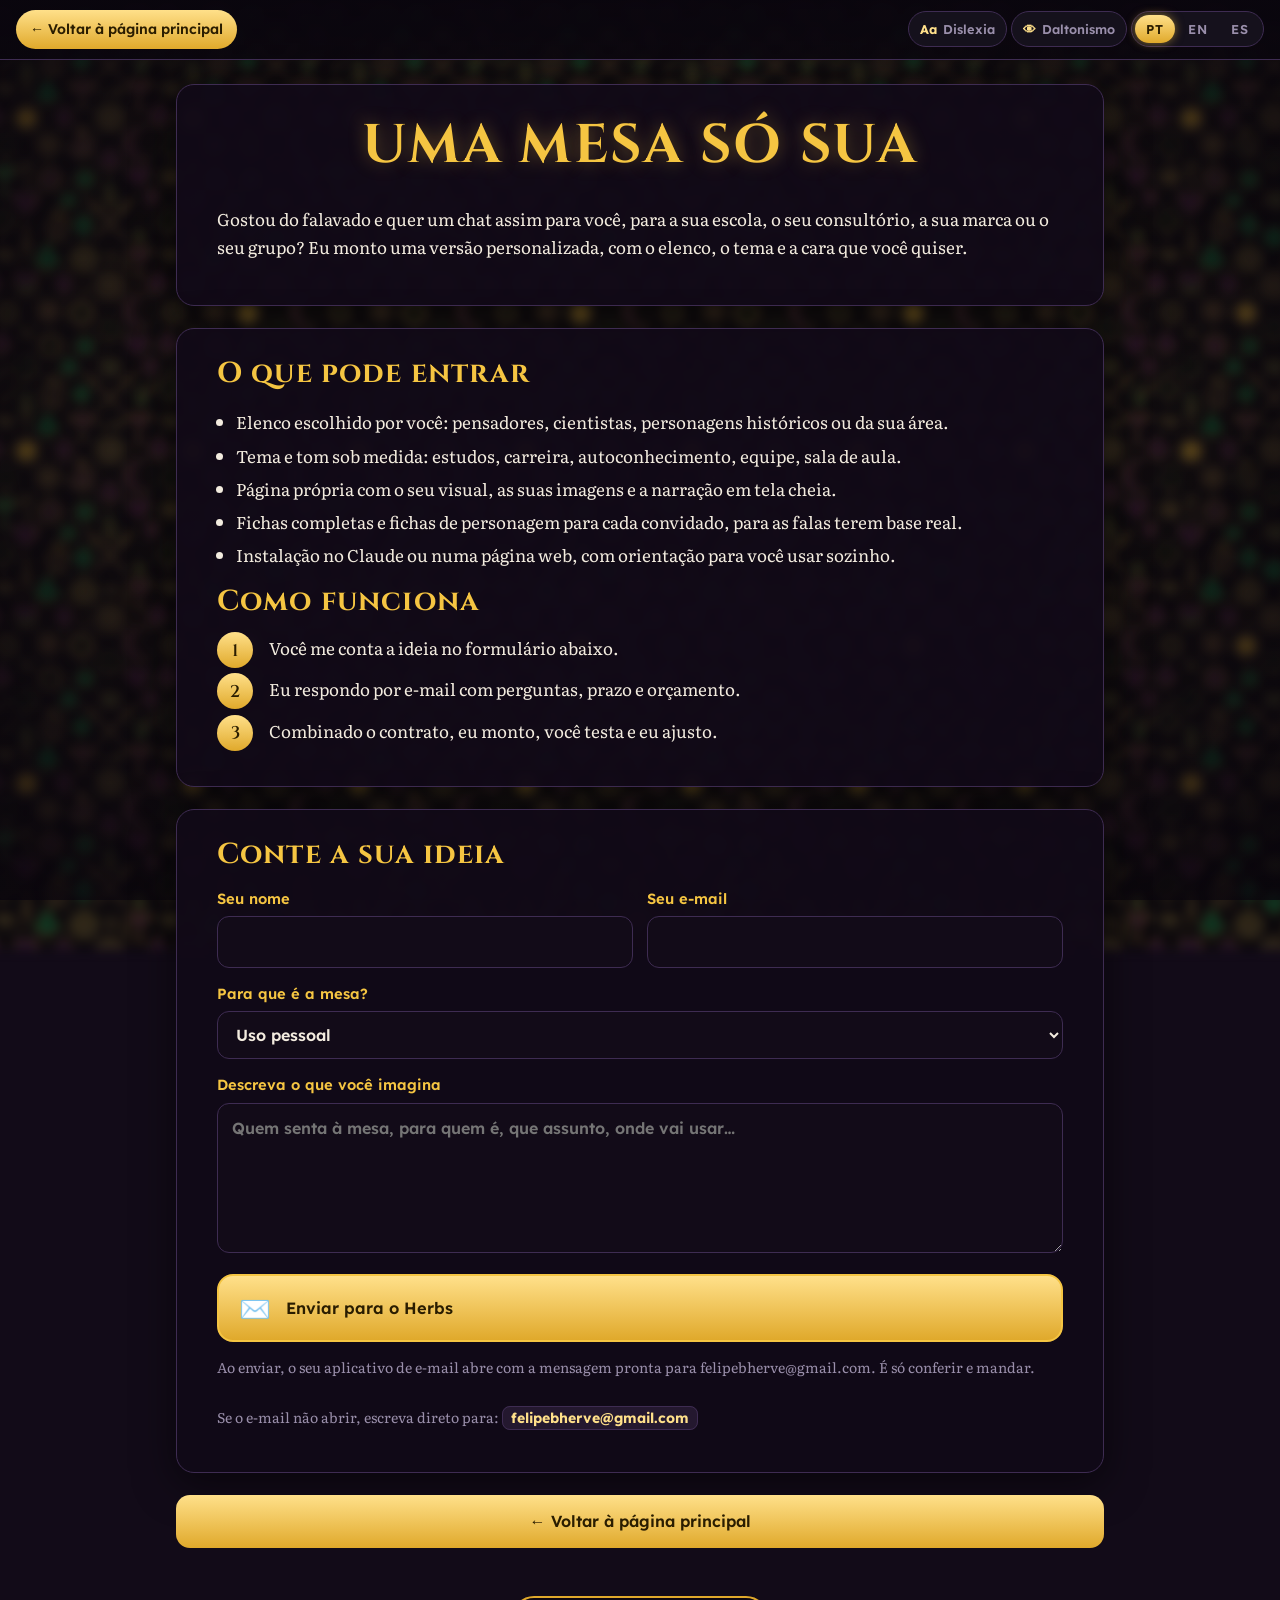
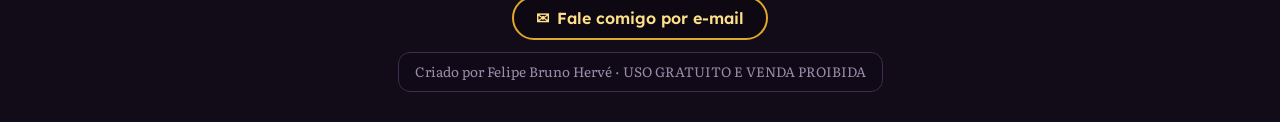
<file: servico.html>
<!doctype html>
<html lang="pt-BR">
<head>
<meta charset="utf-8">
<meta name="viewport" content="width=device-width,initial-scale=1,viewport-fit=cover">
<link rel="preconnect" href="https://fonts.googleapis.com">
<link rel="stylesheet" href="https://fonts.googleapis.com/css2?family=Cinzel:wght@600;700&family=Literata:opsz,wght@7..72,400;7..72,600&family=Lexend:wght@400;500;600&display=swap">
<link rel="stylesheet" href="assets/site.css">
<script src="assets/acess.js"></script>
<link rel="icon" href="mesa/img/triboulet_pin.jpg">
<title>Uma mesa só sua</title>
</head>
<body class="brilho">
<main class="wrap">
  <section class="painel"><h1 data-t="sv_title"></h1><p data-t="sv_intro"></p></section>
  <section class="painel"><h2 data-t="sv_inc"></h2><ul class="inclui"><li data-t="sv_i1"></li><li data-t="sv_i2"></li><li data-t="sv_i3"></li><li data-t="sv_i4"></li><li data-t="sv_i5"></li></ul>
    <h2 data-t="sv_how"></h2><ol class="passos"><li data-t="sv_h1"></li><li data-t="sv_h2"></li><li data-t="sv_h3"></li></ol></section>
  <section class="painel"><h2 data-t="sv_form"></h2>
    <form class="pedido" id="pedido" novalidate>
      <div class="grid2"><label><span data-t="f_nome"></span><input name="nome" autocomplete="name" required maxlength="80"></label>
      <label><span data-t="f_email"></span><input name="email" type="email" autocomplete="email" required maxlength="120"></label></div>
      <label><span data-t="f_tipo"></span><select name="tipo"><option data-t="f_t1"></option><option data-t="f_t2"></option><option data-t="f_t3"></option><option data-t="f_t4"></option><option data-t="f_t5"></option></select></label>
      <label><span data-t="f_msg"></span><textarea name="msg" required maxlength="3000" data-ta="placeholder:f_msg_ph"></textarea></label>
      <button class="btn ouro" type="submit"><span class="ic" aria-hidden="true">✉️</span><span data-t="f_send"></span></button>
      <p class="nota" id="f-nota" role="status" aria-live="polite" data-t="f_note"></p>
      <p class="nota"><span data-t="f_direct"></span> <b class="cod" id="f-mail">felipebherve@gmail.com</b></p>
    </form></section>
</main>
<script src="assets/site.js"></script>
<script>
document.getElementById('pedido').addEventListener('submit',function(e){
  e.preventDefault(); var f=e.target, n=f.nome.value.trim(), m=f.email.value.trim(), x=f.msg.value.trim(), nota=document.getElementById('f-nota');
  if(!n||!m||!x){ nota.textContent=SITE.t('f_need'); return; }
  var corpo=SITE.t('f_nome')+': '+n+'\n'+SITE.t('f_email')+': '+m+'\n'+SITE.t('f_tipo')+' '+f.tipo.value+'\n\n'+x+'\n';
  location.href='mailto:'+SITE.EMAIL+'?subject='+encodeURIComponent(SITE.t('f_subject')+': '+n)+'&body='+encodeURIComponent(corpo);
  nota.textContent=SITE.t('f_note');
});
</script>
</body>
</html>
</file>
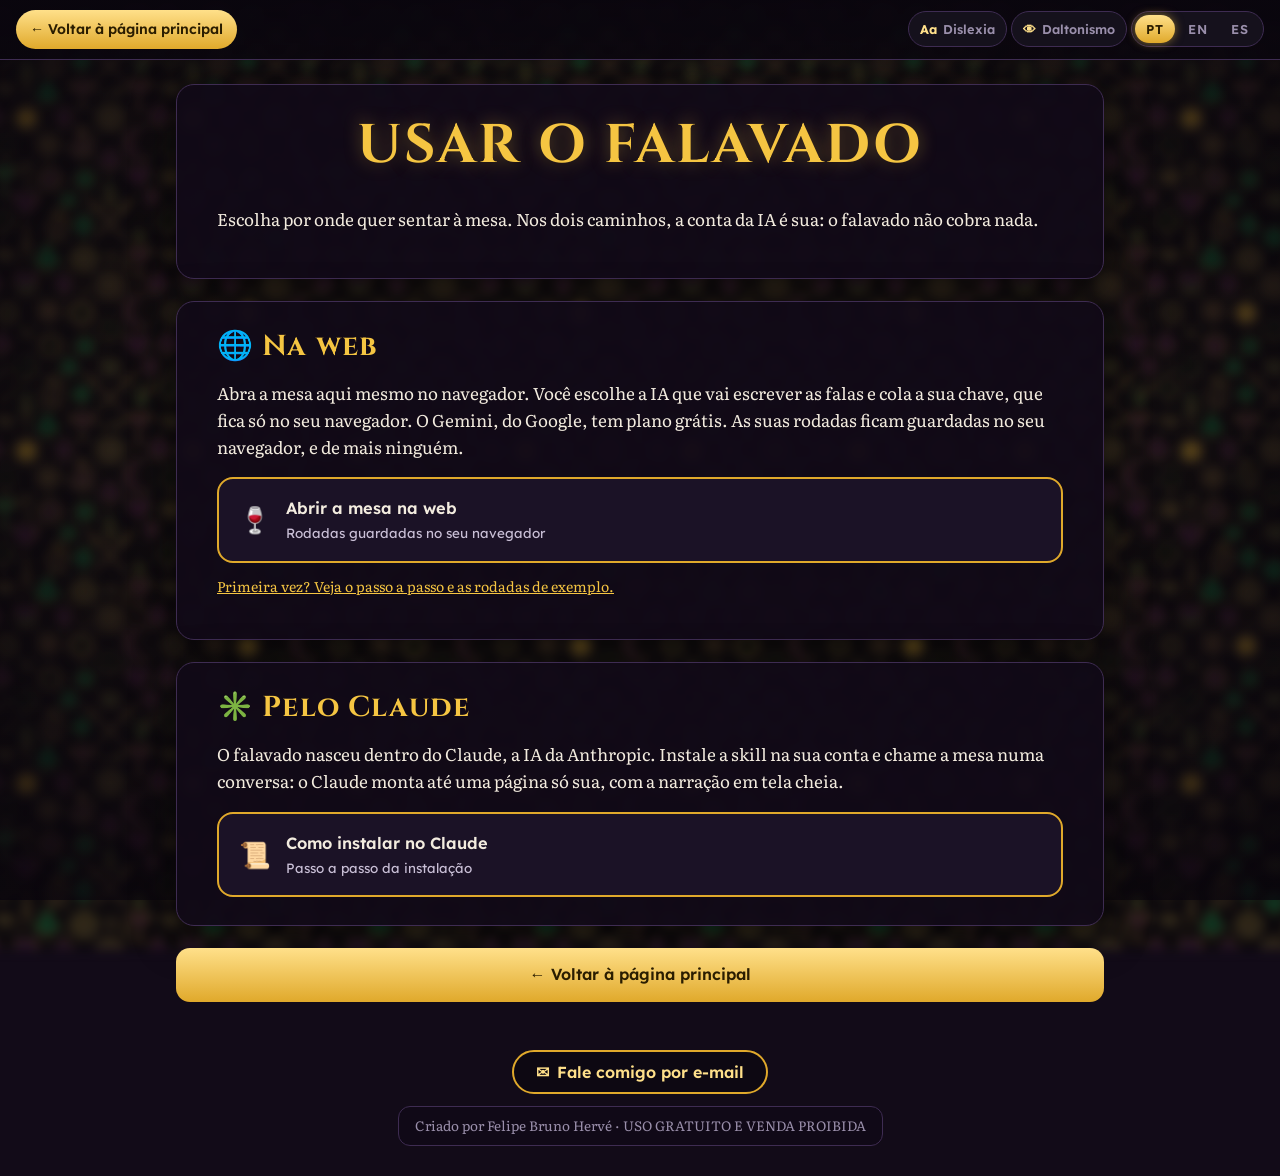
<file: usar.html>
<!doctype html>
<html lang="pt-BR">
<head>
<meta charset="utf-8">
<meta name="viewport" content="width=device-width,initial-scale=1,viewport-fit=cover">
<link rel="preconnect" href="https://fonts.googleapis.com">
<link rel="stylesheet" href="https://fonts.googleapis.com/css2?family=Cinzel:wght@600;700&family=Literata:opsz,wght@7..72,400;7..72,600&family=Lexend:wght@400;500;600&display=swap">
<link rel="stylesheet" href="assets/site.css">
<script src="assets/acess.js"></script>
<link rel="icon" href="mesa/img/triboulet_pin.jpg">
<title>Usar o falavado</title>
</head>
<body class="brilho">
<main class="wrap">
  <section class="painel"><h1 data-t="usar_title"></h1><p data-t="usar_intro"></p></section>
  <section class="painel"><h2>🌐 <span data-t="web_title"></span></h2><p data-t="web_text"></p>
    <a class="btn" href="mesa/index.html"><span class="ic" aria-hidden="true">🍷</span><span><span data-t="web_btn"></span><small data-t="web_btn_s"></small></span></a>
    <p class="nota" style="margin-top:12px"><a href="navegador.html" data-t="nav_also"></a></p></section>
  <section class="painel"><h2>✳️ <span data-t="claude_title"></span></h2><p data-t="claude_text"></p>
    <a class="btn" href="claude.html"><span class="ic" aria-hidden="true">📜</span><span><span data-t="claude_btn"></span><small data-t="claude_btn_s"></small></span></a></section>
</main>
<script src="assets/site.js"></script>
</body>
</html>
</file>
<file: assets/site.css>
/* falavado: site de entrada. Tema do circo do Triboulet: fundo do bufão, ouro, roxo e verde.
   O fundo estampado fica sempre atrás de painéis escuros: nenhum texto fica direto sobre a estampa. */
:root{
  --fundo:#120b18; --painel:rgba(17,10,24,.95); --painel2:#1b1226; --borda:#3e2c52;
  --ouro:#f5c542; --ouro2:#e0a92b; --ouro-claro:#ffe08a; --roxo:#5b2a86; --verde:#1f7a4a;
  --texto:#f3ecdf; --texto2:#c9bfd6; --mudo:#9a8fab;
  --raio:18px; --sombra:0 10px 40px rgba(0,0,0,.55);
}
*{box-sizing:border-box}
html{color-scheme:dark;-webkit-text-size-adjust:100%;text-size-adjust:100%}
body{margin:0;min-height:100vh;background:var(--fundo);color:var(--texto);overflow-x:clip;
  font-family:"Literata",Georgia,serif;font-size:17px;line-height:1.6;-webkit-font-smoothing:antialiased}
/* fundo do bufão em camada fixa e desfocada, com vinheta: dá profundidade atrás dos painéis nítidos */
body::before{content:"";position:fixed;inset:-30px;z-index:-1;pointer-events:none;background:var(--fundo) url(../mesa/img/fundo_tri.jpg) repeat;background-size:320px;
  filter:blur(5px) brightness(.55) saturate(1.1);transform:scale(1.04)}
body::after{content:"";position:fixed;inset:0;z-index:-1;pointer-events:none;background:radial-gradient(ellipse at 50% 45%,transparent 45%,rgba(8,4,12,.75) 100%)}
a{color:var(--ouro)}
img{max-width:100%;display:block}
.wrap{max-width:960px;margin:0 auto;padding:84px 16px 40px}
.painel{background:var(--painel);border:1px solid var(--borda);border-radius:var(--raio);box-shadow:var(--sombra);padding:28px clamp(18px,4vw,40px);margin:0 0 22px}
h1,h2,h3,.cinzel{font-family:"Cinzel",Georgia,serif;letter-spacing:.04em;line-height:1.2;margin:0 0 .5em;color:var(--ouro)}
h1{font-size:clamp(1.9rem,6vw,3.4rem);text-align:center;text-transform:uppercase;text-shadow:0 0 18px rgba(245,197,66,.35)}
h2{font-size:clamp(1.3rem,3.6vw,1.8rem)}
h3{font-size:1.1rem}
p{margin:0 0 1em}
.sub{color:var(--texto2)}
.nota{font-size:.88rem;color:var(--mudo)}
.tag{display:inline-block;font-family:"Lexend",sans-serif;font-size:.72rem;letter-spacing:.08em;text-transform:uppercase;color:#2a1d00;background:var(--ouro);border-radius:999px;padding:3px 10px;margin-bottom:12px}

/* brilho dourado: o texto sob o mouse acende, para acompanhar a leitura */
.brilho :is(h1,h2,h3,p,li,blockquote,dt,dd,figcaption,.t){transition:color .25s,text-shadow .25s}
@media (hover:hover){.brilho :is(h1,h2,h3,p,li,blockquote,dt,dd,figcaption,.t):hover{color:var(--ouro-claro);text-shadow:0 0 8px rgba(245,197,66,.75),0 0 20px rgba(245,197,66,.4)}}

/* barra do topo: voltar e idiomas */
.topo{position:fixed;top:0;left:0;right:0;z-index:50;display:flex;gap:10px;align-items:center;justify-content:space-between;padding:10px 16px;background:linear-gradient(rgba(10,6,14,.96),rgba(10,6,14,.85));border-bottom:1px solid var(--borda)}
.marca-vazia{flex:1}
.topo .marca{font-family:"Cinzel",serif;color:var(--ouro);text-decoration:none;font-size:1.05rem;letter-spacing:.08em;white-space:nowrap}
.idiomas{display:inline-flex;gap:2px;padding:3px;border-radius:999px;background:#15111c;border:1px solid var(--borda)}
.idiomas button{font:600 .8rem "Lexend",sans-serif;letter-spacing:.06em;border:0;border-radius:999px;padding:6px 11px;background:transparent;color:var(--mudo);cursor:pointer}
.idiomas button[aria-pressed="true"]{background:linear-gradient(var(--ouro-claro),var(--ouro2));color:#2a1d00;box-shadow:0 0 10px rgba(245,197,66,.5)}
.idiomas button:focus-visible,.btn:focus-visible,.voltar:focus-visible{outline:2px solid var(--ouro);outline-offset:2px}

/* botões */
.btn{display:flex;align-items:center;gap:14px;text-decoration:none;color:var(--texto);background:var(--painel2);border:2px solid var(--ouro2);border-radius:16px;padding:16px 18px;font-family:"Lexend",sans-serif;font-weight:600;font-size:1.02rem;cursor:pointer;transition:transform .15s,box-shadow .2s,background .2s;text-align:left;width:100%}
.btn:hover{transform:translateY(-2px);box-shadow:0 0 0 1px var(--ouro),0 0 24px rgba(245,197,66,.35);background:#24182f}
.btn .ic{font-size:1.6rem;flex:none;width:2.2rem;text-align:center}
.btn small{display:block;font-weight:400;font-size:.84rem;color:var(--texto2);margin-top:2px}
.btn.ouro{background:linear-gradient(var(--ouro-claro),var(--ouro2));color:#2a1d00;border-color:var(--ouro)}
.btn.ouro small{color:#4a3500}
.botoes{display:grid;grid-template-columns:repeat(2,minmax(0,1fr));gap:14px}
@media (max-width:640px){.botoes{grid-template-columns:1fr}}
.voltar{display:inline-flex;align-items:center;gap:8px;font-family:"Lexend",sans-serif;font-weight:600;font-size:.88rem;color:#2a1d00;background:linear-gradient(var(--ouro-claro),var(--ouro2));border-radius:999px;padding:8px 14px;text-decoration:none;white-space:nowrap}
.voltar.largo{display:flex;justify-content:center;width:100%;padding:14px;font-size:1rem;border-radius:14px;margin-top:8px}

/* carinhas do Herbs: a que ri e a que chora; no fim são sugadas para dentro do site */
#careta{position:fixed;inset:0;z-index:130;display:flex;align-items:center;justify-content:center;gap:clamp(8px,4vw,60px);padding:0 16px;
  background:radial-gradient(circle at 50% 50%,rgba(10,6,14,.35),rgba(10,6,14,.75));opacity:0;transition:opacity .5s ease;cursor:pointer}
#careta[hidden]{display:none}
#careta.on{opacity:1}
#careta .cara{position:relative;display:block;width:min(38vw,300px);transform:scale(.2) rotate(-25deg);opacity:0;
  transition:transform .7s cubic-bezier(.3,1.6,.5,1),opacity .4s}
#careta .cara.chora{transform:scale(.2) rotate(25deg);transition-delay:.15s}
#careta .cara img{width:100%;height:auto;filter:drop-shadow(0 0 14px rgba(170,120,255,.55)) drop-shadow(0 0 30px rgba(120,255,200,.25))}
#careta.on .cara{transform:none;opacity:1}
#careta.on .cara.ri img{animation:ri .34s ease-in-out .7s 8 alternate}
#careta.on .cara.chora img{animation:soluco .9s ease-in-out .8s 3}
@keyframes ri{from{transform:translateY(0) rotate(-3deg) scaleY(1)}to{transform:translateY(-14px) rotate(3deg) scaleY(.94)}}
@keyframes soluco{0%,100%{transform:translateY(0)}12%{transform:translateY(5px) scaleX(1.02)}24%{transform:translateY(-2px)}36%{transform:translateY(5px) scaleX(1.02)}50%{transform:translateY(0) rotate(-2deg)}75%{transform:rotate(2deg)}}
/* lágrimas que caem dos olhos da que chora */
.lagrima{position:absolute;top:30%;left:27%;width:12px;height:16px;border-radius:50% 50% 50% 50%/60% 60% 40% 40%;opacity:0;
  background:radial-gradient(circle at 40% 35%,#eaffff,#7ff3ff 45%,#9a6bff);box-shadow:0 0 10px #8ff;}
.lagrima.b{left:69%;top:31%}
.lagrima.c{left:30%;top:33%}
#careta.on .lagrima{animation:lagrima 1.1s ease-in .9s 3}
#careta.on .lagrima.b{animation-delay:1.25s}
#careta.on .lagrima.c{animation-delay:1.6s}
@keyframes lagrima{0%{transform:translateY(0) scale(.5);opacity:0}15%{opacity:1}100%{transform:translateY(230%) translateY(120px) scale(1);opacity:0}}
/* sugadas: giram e encolhem até sumir no centro da página */
#careta.sugar{opacity:0;transition:opacity .5s ease .55s}
#careta.sugar .cara{transition:transform 1s cubic-bezier(.6,0,.9,.5),opacity .9s ease .1s,filter 1s;opacity:0;filter:blur(3px)}
#careta.sugar .cara.ri{transform:translate(45%,35%) scale(0) rotate(540deg)}
#careta.sugar .cara.chora{transform:translate(-45%,35%) scale(0) rotate(-540deg)}
#careta .cara{cursor:pointer}
#careta .cara.estoura{transition:transform .25s ease-out,opacity .25s ease-out!important;transform:scale(1.35)!important;opacity:0!important;pointer-events:none}
.bolha{position:fixed;z-index:131;border-radius:50%;pointer-events:none;opacity:0;background:radial-gradient(circle at 30% 30%,rgba(255,255,255,.9) 0 8%,rgba(200,170,255,.35) 22%,rgba(120,255,200,.18) 60%,rgba(255,255,255,.05) 70%);border:1px solid rgba(255,255,255,.55);box-shadow:0 0 8px rgba(170,120,255,.5);animation:bolha 1.4s ease-out forwards}
@keyframes bolha{0%{transform:scale(.2);opacity:0}15%{opacity:1}100%{transform:translate(var(--dx),var(--dy)) scale(1.15);opacity:0}}
@media (prefers-reduced-motion:reduce){#careta .cara img,.lagrima{animation:none!important}#careta .cara{transition-duration:.01s!important}}

/* página principal */
/* 1. faixa de boas-vindas: fita de cetim roxo curvada, borda dourada, pontas em rabo de andorinha (SVG) */
.faixa-box{display:flex;justify-content:center;margin:0 0 4px}
/* faixa de cetim: imagem do Herbs em português; nos outros idiomas fica a faixa desenhada (SVG) com o texto traduzido */
.faixa-img{display:block;width:min(100%,860px);height:auto;filter:drop-shadow(0 10px 14px rgba(0,0,0,.6))}
html[lang^="pt"] .faixa-box .fita{display:none}
html:not([lang^="pt"]) .faixa-img{display:none}
.wrap[data-pagina="inicio"]{padding-top:58px}
.fita{width:min(100%,820px);height:auto;overflow:visible;filter:drop-shadow(0 10px 14px rgba(0,0,0,.6))}
.fita-texto{font-family:"Cinzel",Georgia,serif;font-weight:700;font-size:50px;letter-spacing:.04em;text-transform:uppercase;fill:#ffe08a;
  paint-order:stroke;stroke:#2a0f3d;stroke-width:5px;filter:drop-shadow(0 0 8px rgba(245,197,66,.45))}
.fita .reflexo{mix-blend-mode:soft-light}

/* 2. as três versões do Herbs atrás do painel "por que criei": o painel cobre a parte de baixo da foto */
.faixa-box{position:relative;z-index:2;margin-bottom:calc(-1*clamp(10px,4vw,46px))}
.trio{position:relative;z-index:0;margin:0 auto;width:min(100%,600px);text-align:center}
.trio-img{width:100%;height:auto;margin:0 auto;filter:drop-shadow(0 0 1px #000) drop-shadow(0 0 2px #000);
  animation:respira 6s ease-in-out infinite;transform-origin:50% 100%}
@keyframes respira{0%,100%{transform:scale(1)}50%{transform:scale(1.015) translateY(-3px)}}
.porque{position:relative;z-index:1;margin-top:calc(-1*clamp(6px,1.5vw,16px));background:#140c1c;box-shadow:0 -14px 30px rgba(0,0,0,.55),var(--sombra)}
.nome-autor{font-family:"Cinzel",serif;color:var(--ouro);margin:2px 0 14px;text-align:center;font-size:1rem}
@media (prefers-reduced-motion:reduce){.trio-img,.fita .reflexo{animation:none}}

/* 3. por que criei */
.sub-porque{font-size:clamp(1.05rem,2.8vw,1.3rem);color:var(--ouro-claro);margin:.2em 0 .4em}
.etimo{display:flex;gap:10px;flex-wrap:wrap;margin:6px 0 16px}
.etimo span{font-family:"Cinzel",serif;background:#24182f;border:1px solid var(--borda);border-radius:10px;padding:4px 12px;color:var(--ouro-claro)}
.etimo b{color:var(--ouro)}

/* 4. palco: placa dourada entre o Triboulet que ri e o que chora */
.palco-box{padding:22px clamp(10px,3vw,30px);overflow:hidden;background:radial-gradient(ellipse at 50% 60%,rgba(91,42,134,.55),transparent 70%),var(--painel)}
.palco{display:grid;grid-template-columns:auto minmax(0,1fr) auto;align-items:center;gap:clamp(6px,2vw,20px);text-decoration:none;color:inherit;border-radius:16px}
.palco:focus-visible{outline:2px solid var(--ouro);outline-offset:4px}
.bufao{display:block;justify-self:center;width:clamp(64px,16vw,170px);animation:balanca 3.6s ease-in-out infinite;transform-origin:50% 90%}
.bufao.chorando{animation-delay:-1.8s;animation-duration:4.1s;width:clamp(44px,11vw,118px)}
.bufao.rindo{width:clamp(70px,19vw,200px)}
.bufao img{width:100%;height:auto;filter:drop-shadow(0 8px 12px rgba(0,0,0,.55))}
@keyframes balanca{0%,100%{transform:translateY(0) rotate(-3deg)}50%{transform:translateY(-9px) rotate(3deg)}}
.placa{position:relative;justify-self:center;width:100%;display:flex;flex-direction:column;align-items:center;gap:10px;text-align:center;max-width:30rem;
  padding:clamp(14px,3vw,26px) clamp(14px,3.4vw,34px);border-radius:18px;
  background:linear-gradient(160deg,#fff1b8,var(--ouro) 38%,var(--ouro2) 70%,#c48a1c);border:2px solid #fff1b8;
  box-shadow:0 0 0 4px #7a4f00,0 0 0 6px var(--ouro),0 0 28px rgba(245,197,66,.75),0 0 70px rgba(245,197,66,.45);animation:halo 3.2s ease-in-out infinite}
.titulo-mesa{font-family:"Cinzel Decorative","Cinzel",Georgia,serif;font-weight:900;text-transform:uppercase;color:#2a1600;
  font-size:clamp(1.05rem,4.4vw,2.35rem);line-height:1.12;letter-spacing:.03em;text-shadow:0 1px 0 rgba(255,241,184,.8)}
.convite{margin:16px 0 0;text-align:center;font:600 clamp(.95rem,2.8vw,1.15rem) "Lexend",sans-serif;color:var(--ouro-claro);letter-spacing:.02em}
.placa{text-decoration:none;cursor:pointer;transition:transform .2s}
.placa:focus-visible{outline:3px solid #fff1b8;outline-offset:4px}
.placa:hover{transform:translateY(-2px) scale(1.02);box-shadow:0 0 0 4px #7a4f00,0 0 0 6px var(--ouro-claro),0 0 40px rgba(255,224,138,.95),0 0 90px rgba(245,197,66,.6)}
@keyframes halo{0%,100%{filter:brightness(1)}50%{filter:brightness(1.08)}}
@media (max-width:560px){
  .palco{grid-template-columns:1fr 1fr;grid-template-areas:"a b" "p p";row-gap:0}
  .bufao.chorando{grid-area:a;justify-self:start;margin-left:8%;width:clamp(62px,19vw,96px)}.bufao.rindo{grid-area:b;justify-self:end;margin-right:4%;width:clamp(96px,30vw,150px)}
  .bufao{position:relative;z-index:2}
  .placa{grid-area:p;margin-top:-18px;padding-top:26px}
  .titulo-mesa{font-size:clamp(1.25rem,6.6vw,1.8rem)}
  .convite{font-size:.8rem}}
@media (prefers-reduced-motion:reduce){.bufao,.placa{animation:none}}
.pix{display:grid;grid-template-columns:220px 1fr;gap:24px;align-items:center}
@media (max-width:640px){.pix{grid-template-columns:1fr;justify-items:center}}
.pix img{width:220px;border-radius:14px;background:#fff8e6;padding:6px}
.chave-pix{font-family:"Lexend",sans-serif;font-size:clamp(.8rem,3.4vw,1rem);overflow-wrap:anywhere;color:var(--ouro-claro);margin:4px 0 12px}
.copiar{font:600 .9rem "Lexend",sans-serif;border:1px solid var(--ouro2);background:transparent;color:var(--ouro);border-radius:999px;padding:8px 14px;cursor:pointer}
.licenca{border-left:4px solid var(--ouro2);padding:4px 0 4px 16px}
.cuidado{font-size:.9rem;color:var(--texto2)}
.rodape{text-align:center;font-size:.85rem;color:var(--mudo);padding:8px 0 30px}
.rodape p{background:var(--painel);display:inline-block;border-radius:12px;padding:8px 16px;border:1px solid var(--borda)}

/* pensadores */
.grade{display:grid;grid-template-columns:repeat(auto-fill,minmax(170px,1fr));gap:14px}
.card{display:block;text-decoration:none;color:var(--texto);background:var(--painel2);border:1px solid var(--borda);border-radius:16px;overflow:hidden;transition:transform .15s,box-shadow .2s,border-color .2s}
.card:hover,.card:focus-visible{transform:translateY(-3px);border-color:var(--ouro);box-shadow:0 0 22px rgba(245,197,66,.3);outline:none}
.card img{aspect-ratio:1;object-fit:cover;width:100%}
.card .info{padding:10px 12px 14px}
.card b{display:block;font-family:"Cinzel",serif;color:var(--ouro);font-size:.98rem;line-height:1.25}
.card span{font-size:.8rem;color:var(--texto2);font-family:"Lexend",sans-serif}
.estilos{display:inline-flex;gap:2px;padding:3px;border-radius:999px;background:#15111c;border:1px solid var(--borda);margin-bottom:16px}
.estilos button{font:600 .82rem "Lexend",sans-serif;border:0;border-radius:999px;padding:7px 14px;background:transparent;color:var(--mudo);cursor:pointer}
.estilos button[aria-pressed="true"]{background:var(--roxo);color:#fff}

/* ficha de um pensador */
.cabeca{display:grid;grid-template-columns:240px 1fr;gap:24px;align-items:start}
@media (max-width:640px){.cabeca{grid-template-columns:1fr}}
.retratos{display:grid;grid-template-columns:1fr 1fr;gap:8px}
.retratos figure{margin:0}
.retratos img{border-radius:12px;border:1px solid var(--borda);cursor:zoom-in}
.retratos figcaption{font-size:.75rem;color:var(--mudo);text-align:center;margin-top:4px;font-family:"Lexend",sans-serif}
.classe{font-family:"Lexend",sans-serif;color:var(--ouro-claro);font-size:.95rem;margin:-4px 0 10px}
.atribs{display:grid;grid-template-columns:repeat(6,minmax(0,1fr));gap:8px;margin:14px 0}
@media (max-width:640px){.atribs{grid-template-columns:repeat(3,minmax(0,1fr))}}
.atrib{background:#24182f;border:1px solid var(--borda);border-radius:12px;text-align:center;padding:8px 4px}
.atrib b{display:block;font:600 .75rem "Lexend",sans-serif;color:var(--texto2);letter-spacing:.08em}
.atrib .v{font-family:"Cinzel",serif;font-size:1.6rem;color:var(--ouro)}
.atrib .m{font:500 .78rem "Lexend",sans-serif;color:var(--mudo)}
.atrib .barra{height:4px;border-radius:2px;background:#3e2c52;margin:6px 8px 0;overflow:hidden}
.atrib .barra i{display:block;height:100%;background:linear-gradient(90deg,var(--verde),var(--ouro))}
dl.lista{display:grid;grid-template-columns:max-content 1fr;gap:6px 14px;margin:0}
dl.lista dt{font-family:"Lexend",sans-serif;font-weight:600;color:var(--ouro);font-size:.9rem}
dl.lista dd{margin:0}
@media (max-width:640px){dl.lista{grid-template-columns:1fr}dl.lista dd{margin-bottom:8px}}
.hab{background:#24182f;border:1px solid var(--borda);border-radius:12px;padding:12px 14px;margin-bottom:10px}
.hab b{font-family:"Cinzel",serif;color:var(--ouro)}
.hab.especial{border-color:var(--ouro2);box-shadow:0 0 18px rgba(245,197,66,.18)}
.chips{display:flex;flex-wrap:wrap;gap:8px}
.chip{display:inline-flex;align-items:center;gap:8px;text-decoration:none;color:var(--texto);background:#24182f;border:1px solid var(--borda);border-radius:999px;padding:4px 12px 4px 4px;font-size:.88rem}
.chip img{width:28px;height:28px;border-radius:50%}
.chip:hover{border-color:var(--ouro)}
.chip small{color:var(--mudo)}
ul.ref{padding-left:1.1em}
.navp{display:flex;justify-content:space-between;gap:10px;flex-wrap:wrap}
.zoom{position:fixed;inset:0;z-index:120;background:rgba(0,0,0,.88);display:grid;place-items:center;padding:16px;cursor:zoom-out}
.zoom img{max-height:90vh;border-radius:14px;border:2px solid var(--ouro2)}

/* passos e exemplos */
ol.passos{counter-reset:p;list-style:none;padding:0;margin:0}
ol.passos>li{counter-increment:p;position:relative;padding:0 0 14px 52px;min-height:40px}
ol.passos>li::before{content:counter(p);position:absolute;left:0;top:-2px;width:36px;height:36px;border-radius:50%;display:grid;place-items:center;font-family:"Cinzel",serif;font-weight:600;color:#2a1d00;background:linear-gradient(var(--ouro-claro),var(--ouro2))}
.exemplo{background:#1b1226;border:1px solid var(--borda);border-radius:14px;padding:16px 18px;margin-bottom:14px}
.exemplo h3{margin-bottom:6px}
.exemplo .quem{font-size:.85rem;color:var(--mudo);font-family:"Lexend",sans-serif;margin-bottom:10px}
.exemplo details summary{cursor:pointer;color:var(--ouro);font-family:"Lexend",sans-serif;font-weight:600;font-size:.92rem}
.fala{display:flow-root;margin:12px 0}
.fala img{float:left;width:56px;height:56px;border-radius:50%;margin:2px 12px 4px 0;border:1px solid var(--ouro2)}
.fala b{font-family:"Cinzel",serif;color:var(--ouro)}
.fala .papel{font-size:.78rem;color:var(--mudo);font-family:"Lexend",sans-serif;margin-left:6px}
.acoes{display:flex;gap:10px;flex-wrap:wrap;margin-top:10px}
.acoes .btn{width:auto;padding:10px 16px;font-size:.92rem}
code,.cod{font-family:"Lexend",monospace;background:#24182f;border:1px solid var(--borda);border-radius:8px;padding:2px 8px;color:var(--ouro-claro)}

/* formulário */
form.pedido{display:grid;gap:14px}
form.pedido label{font-family:"Lexend",sans-serif;font-weight:600;font-size:.92rem;color:var(--ouro)}
form.pedido input,form.pedido textarea,form.pedido select{width:100%;margin-top:6px;font:inherit;font-size:1rem;color:var(--texto);background:#120b18;border:1px solid var(--borda);border-radius:12px;padding:12px 14px}
form.pedido textarea{min-height:150px;resize:vertical}
form.pedido input:focus,form.pedido textarea:focus,form.pedido select:focus{outline:2px solid var(--ouro);border-color:var(--ouro)}
.grid2{display:grid;grid-template-columns:1fr 1fr;gap:14px}
@media (max-width:640px){.grid2{grid-template-columns:1fr}}
ul.inclui{padding-left:1.1em}
ul.inclui li{margin-bottom:6px}

/* acessibilidade no topo: letra para dislexia e caixa de daltonismo */
.topo-dir{display:flex;align-items:center;gap:8px;margin-left:auto}
.acess{position:relative;display:inline-flex;gap:4px}
.a-btn{display:inline-flex;align-items:center;gap:6px;font:600 .8rem "Lexend",sans-serif;color:var(--mudo);background:#15111c;border:1px solid var(--borda);border-radius:999px;padding:6px 11px;cursor:pointer;white-space:nowrap}
.a-btn .a-ic{font-weight:700;color:var(--ouro-claro)}
.a-btn[aria-pressed="true"],.a-btn.ativo{background:linear-gradient(var(--ouro-claro),var(--ouro2));color:#2a1d00;border-color:transparent;box-shadow:0 0 10px rgba(245,197,66,.5)}
.a-btn[aria-pressed="true"] .a-ic,.a-btn.ativo .a-ic{color:#2a1d00}
.a-btn:focus-visible,.dalt-op:focus-visible,.dalt-fechar:focus-visible{outline:2px solid var(--ouro);outline-offset:2px}
.dalt-caixa{position:absolute;top:calc(100% + 10px);right:0;z-index:60;width:min(300px,calc(100vw - 32px));padding:12px;border-radius:14px;background:#140c1c;border:1px solid var(--ouro2);box-shadow:0 14px 40px rgba(0,0,0,.6)}
.dalt-caixa[hidden]{display:none}
.dalt-tit{margin:0 0 8px;font:600 .9rem "Lexend",sans-serif;color:var(--ouro-claro)}
.dalt-op{display:flex;align-items:center;gap:10px;width:100%;text-align:left;padding:8px 10px;margin:0 0 4px;border-radius:10px;border:1px solid transparent;background:transparent;color:var(--texto);cursor:pointer;font:500 .9rem "Lexend",sans-serif}
.dalt-op:hover{background:var(--painel2)}
.dalt-op[aria-checked="true"]{border-color:var(--ouro2);background:var(--painel2)}
.dalt-op small{display:block;font-weight:400;font-size:.78rem;color:var(--texto2)}
.amostra{flex:none;width:30px;height:16px;border-radius:4px;border:1px solid rgba(255,255,255,.25)}
.amostra.nenhum{background:linear-gradient(90deg,#e23 0 25%,#2b4 25% 50%,#36f 50% 75%,#fc2 75%)}
.amostra.protan{background:linear-gradient(90deg,#e23 0 50%,#2b4 50%)}
.amostra.deutan{background:linear-gradient(90deg,#2b4 0 50%,#e23 50%)}
.amostra.tritan{background:linear-gradient(90deg,#36f 0 50%,#fc2 50%)}
.amostra.acromat{background:linear-gradient(90deg,#000,#fff)}
.dalt-fechar{display:block;margin:6px 0 0 auto;font:600 .8rem "Lexend",sans-serif;color:#2a1d00;background:linear-gradient(var(--ouro-claro),var(--ouro2));border:0;border-radius:999px;padding:6px 14px;cursor:pointer}
@media (max-width:720px){.a-btn .a-txt{display:none}.a-btn{padding:6px 9px}}
@media (max-width:480px){.topo{padding:8px 10px;gap:6px}.topo .voltar:not(.largo){font-size:0;gap:0;padding:8px 12px}.topo .voltar:not(.largo)::before{content:"←";font-size:1rem}.idiomas button{padding:6px 8px}.topo-dir{gap:4px}}

/* celulares: área segura (entalhe e barra de gestos), alvos de toque de pelo menos 40px e telas bem estreitas */
.topo{padding-top:max(10px,env(safe-area-inset-top));padding-left:max(16px,env(safe-area-inset-left));padding-right:max(16px,env(safe-area-inset-right))}
.wrap{padding-left:max(16px,env(safe-area-inset-left));padding-right:max(16px,env(safe-area-inset-right))}
.rodape{padding-bottom:max(30px,env(safe-area-inset-bottom))}
img,svg,video{max-width:100%}
p,li,h1,h2,h3{overflow-wrap:break-word}
@media (pointer:coarse){
  .a-btn,.idiomas button,.estilos button,.dalt-fechar{min-height:40px}
  .a-btn{min-width:40px;justify-content:center}
  .topo .voltar:not(.largo){min-height:40px;min-width:40px;justify-content:center}
  .dalt-op{min-height:48px}
}
@media (max-width:480px){.topo{padding-left:max(10px,env(safe-area-inset-left));padding-right:max(10px,env(safe-area-inset-right))}}
@media (max-width:340px){
  .idiomas button{padding:6px 6px;font-size:.74rem}
  .a-btn{padding:6px 7px}
  .wrap{padding-left:10px;padding-right:10px}
  .painel{padding-left:14px;padding-right:14px}
}
@media (max-width:720px){.dalt-caixa{position:fixed;top:calc(58px + env(safe-area-inset-top));left:max(12px,env(safe-area-inset-left));right:max(12px,env(safe-area-inset-right));width:auto;max-height:calc(100dvh - 76px);overflow:auto}}
.dalt-caixa{max-height:calc(100dvh - 76px);overflow:auto;overscroll-behavior:contain}
/* texto do "O que é o falavado?": aviso do psicólogo, lema e agradecimento */
.porque .aviso-psi{border-left:3px solid var(--ouro2);background:rgba(245,197,66,.08);padding:10px 14px;border-radius:0 10px 10px 0;color:var(--ouro-claro)}
.porque .lema{font-family:"Cinzel",serif;font-size:1.08em;color:var(--ouro-claro);text-align:center;margin:22px 0}
.porque .fecho{font-style:italic;color:var(--texto2);text-align:center}

/* leitura em voz alta: botão e painel que abre embaixo dele */
.ouvir{display:inline-flex;align-items:center;gap:8px;min-height:44px;margin:4px 0 12px;padding:8px 18px;border-radius:999px;border:2px solid var(--ouro2);background:var(--painel2);color:var(--ouro-claro);font:600 .95rem "Lexend",sans-serif;cursor:pointer}
.ouvir:hover,.ouvir[aria-pressed="true"]{background:linear-gradient(var(--ouro-claro),var(--ouro2));color:#2a1d00}
.leitor{display:flex;flex-wrap:wrap;align-items:center;gap:8px;margin:0 0 16px;padding:10px 12px;border-radius:14px;background:#1c1226;border:1px solid var(--ouro2);font:500 .88rem "Lexend",sans-serif;color:var(--texto)}
.leitor[hidden]{display:none}
.leitor-txt{flex:1 1 120px;color:var(--ouro-claro)}
.leitor button,.leitor select{min-height:40px;border-radius:999px;border:1px solid var(--borda);background:#15111c;color:var(--texto);font:600 .85rem "Lexend",sans-serif;padding:6px 14px;cursor:pointer}
.leitor .leitor-pausa{border-color:var(--ouro2);color:var(--ouro-claro)}
.leitor-vel{display:inline-flex;align-items:center;gap:6px;color:var(--texto2)}
.leitor .leitor-fechar,.leitor .leitor-volta,.leitor .leitor-avanca{min-width:40px;padding:6px 0;font-size:1rem}
.leitor button:focus-visible,.leitor select:focus-visible,.ouvir:focus-visible{outline:2px solid var(--ouro);outline-offset:2px}
.leitor-onda{display:inline-flex;gap:3px;align-items:flex-end;height:16px}
.leitor-onda i{width:4px;height:6px;border-radius:2px;background:var(--ouro);animation:onda 1s ease-in-out infinite}
.leitor-onda i:nth-child(2){animation-delay:.2s}.leitor-onda i:nth-child(3){animation-delay:.4s}
.leitor.pausado .leitor-onda i,.leitor.parado .leitor-onda i{animation:none}
@keyframes onda{50%{height:16px}}
.lendo-agora{background:rgba(245,197,66,.12);border-radius:8px;box-shadow:0 0 0 6px rgba(245,197,66,.12)}
@media (prefers-reduced-motion:reduce){.leitor-onda i{animation:none}}
.leitor{position:sticky;top:calc(64px + env(safe-area-inset-top));z-index:5;box-shadow:0 8px 20px rgba(0,0,0,.5)}
.leitor-ctl{display:inline-flex;gap:6px;align-items:center}
@media (max-width:560px){.leitor-onda{order:1}.leitor-txt{order:2;flex:1 1 calc(100% - 80px)}.leitor-fechar{order:3}.leitor-ctl{order:4}.leitor-parar{order:5}.leitor-vel{order:6}}
/* frases em destaque: a do Herbs e a do Marco Aurélio, cada uma assinada em itálico */
.porque .citacao{margin:26px 0;padding:18px 22px;border-radius:14px;background:linear-gradient(135deg,rgba(245,197,66,.10),rgba(126,63,196,.14));border:1px solid rgba(245,197,66,.35);text-align:center}
.porque .citacao p{margin:0;font-family:"Literata",Georgia,serif;font-weight:600;font-size:clamp(1.08rem,2.8vw,1.3rem);line-height:1.5;color:var(--ouro-claro)}
.porque .citacao cite{display:block;margin-top:10px;font-style:italic;font-size:.92rem;color:var(--texto2)}
.porque .citacao.autor{border-color:var(--ouro2);box-shadow:0 0 22px rgba(245,197,66,.15)}
.porque .citacao + .citacao{margin-top:-8px}

/* botão de copiar ao lado das frases que a pessoa digita */
.copiar-frase{display:inline-flex;align-items:center;vertical-align:middle;margin:2px 0 2px 8px;min-height:32px;padding:4px 12px;font:600 .8rem Lexend,sans-serif;border-radius:999px;border:1px solid var(--ouro,#e0a92b);background:transparent;color:inherit;cursor:pointer}
.copiar-frase.ok{background:var(--ouro,#e0a92b);color:#2a1d00}
.copiar-frase:focus-visible{outline:2px solid var(--ouro,#e0a92b);outline-offset:2px}
@media (pointer:coarse){.copiar-frase{min-height:40px}}
/* frases para chamar a mesa (lista dentro de um passo): sem número, uma por linha com o botão de copiar */
ol.passos ul{list-style:none;padding:8px 0 0;margin:0;display:flex;flex-direction:column;gap:8px}
ol.passos ul li{display:flex;align-items:center;flex-wrap:wrap;gap:4px}
/* botão de contato no fim de todas as páginas */
.btn-fale{display:inline-flex;align-items:center;gap:8px;min-height:44px;margin:0 0 12px;padding:10px 22px;border-radius:999px;border:2px solid var(--ouro2);color:var(--ouro-claro);font:600 1rem Lexend,sans-serif;text-decoration:none;background:rgba(0,0,0,.25)}
.btn-fale:hover,.btn-fale:focus-visible{background:var(--ouro2);color:#2a1d00;outline:none}
.rodape .btn-fale+p{display:block;width:fit-content;margin:0 auto}
</file>
